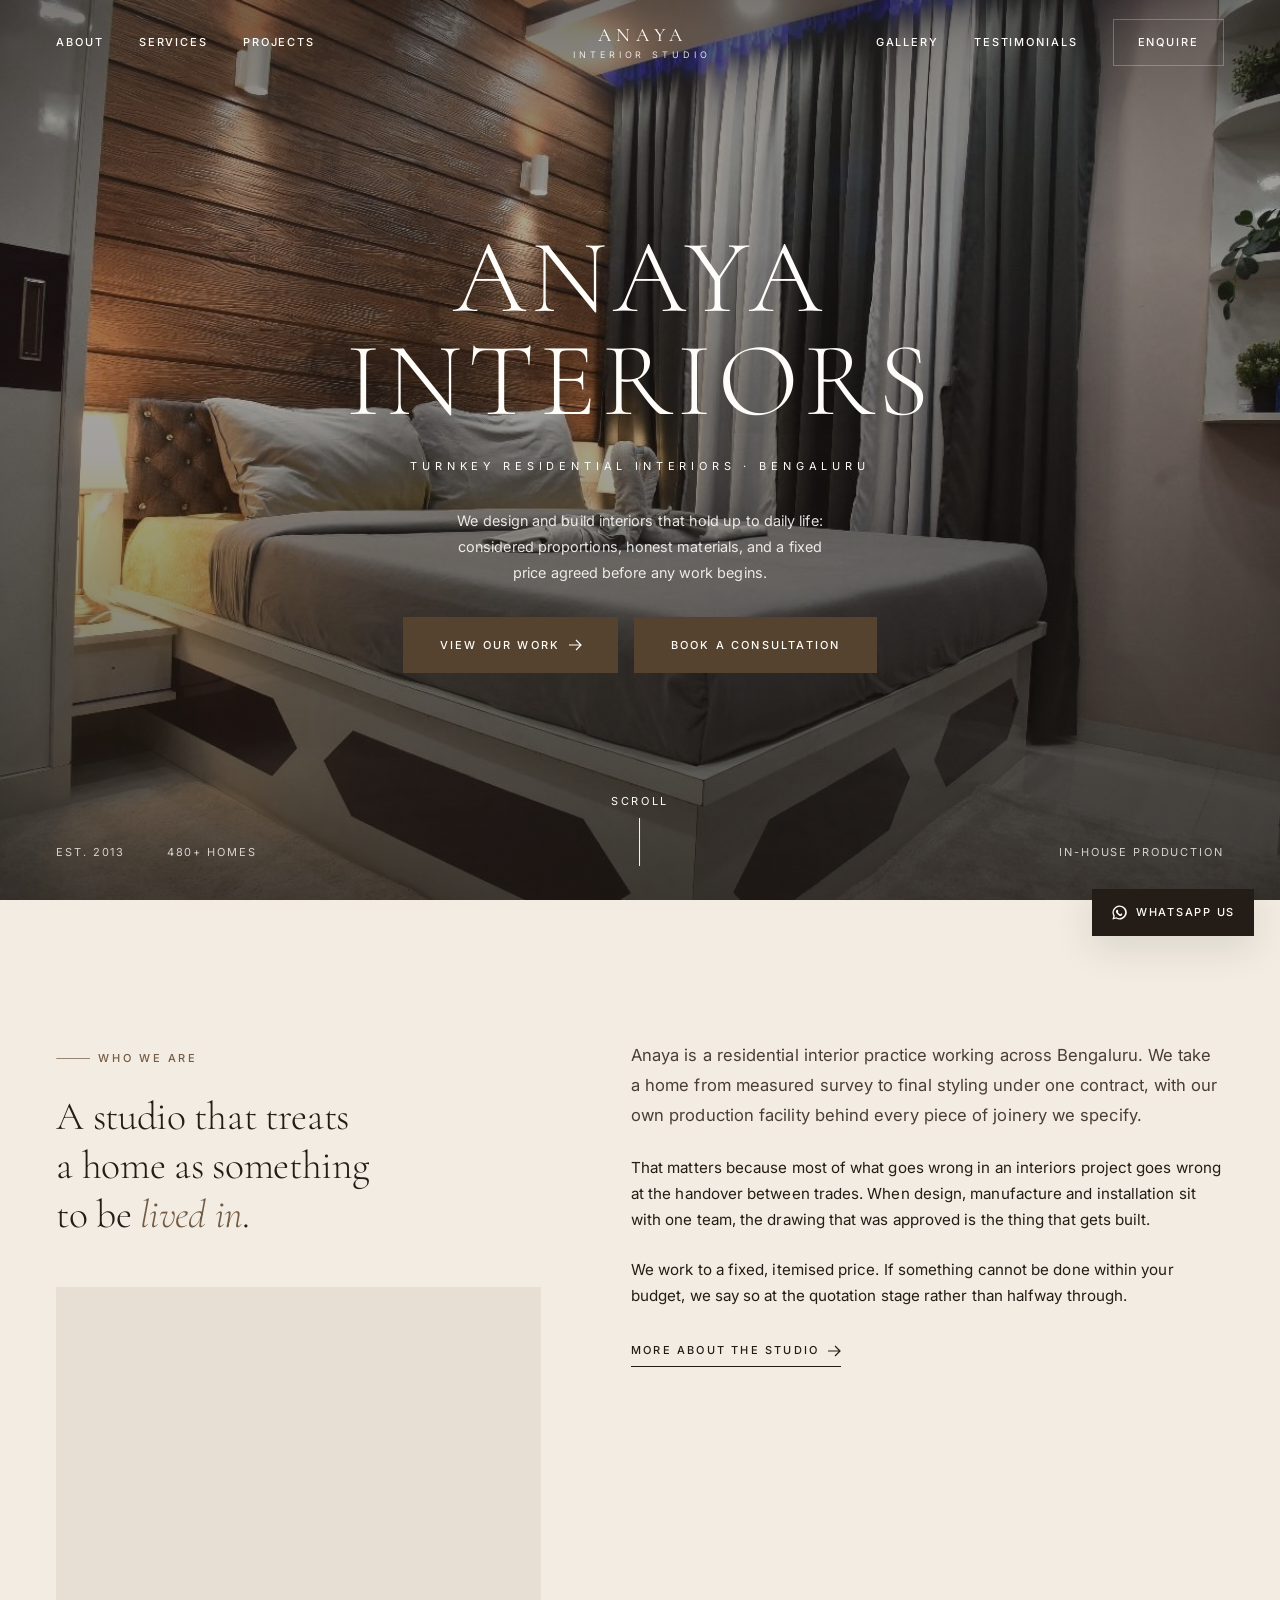
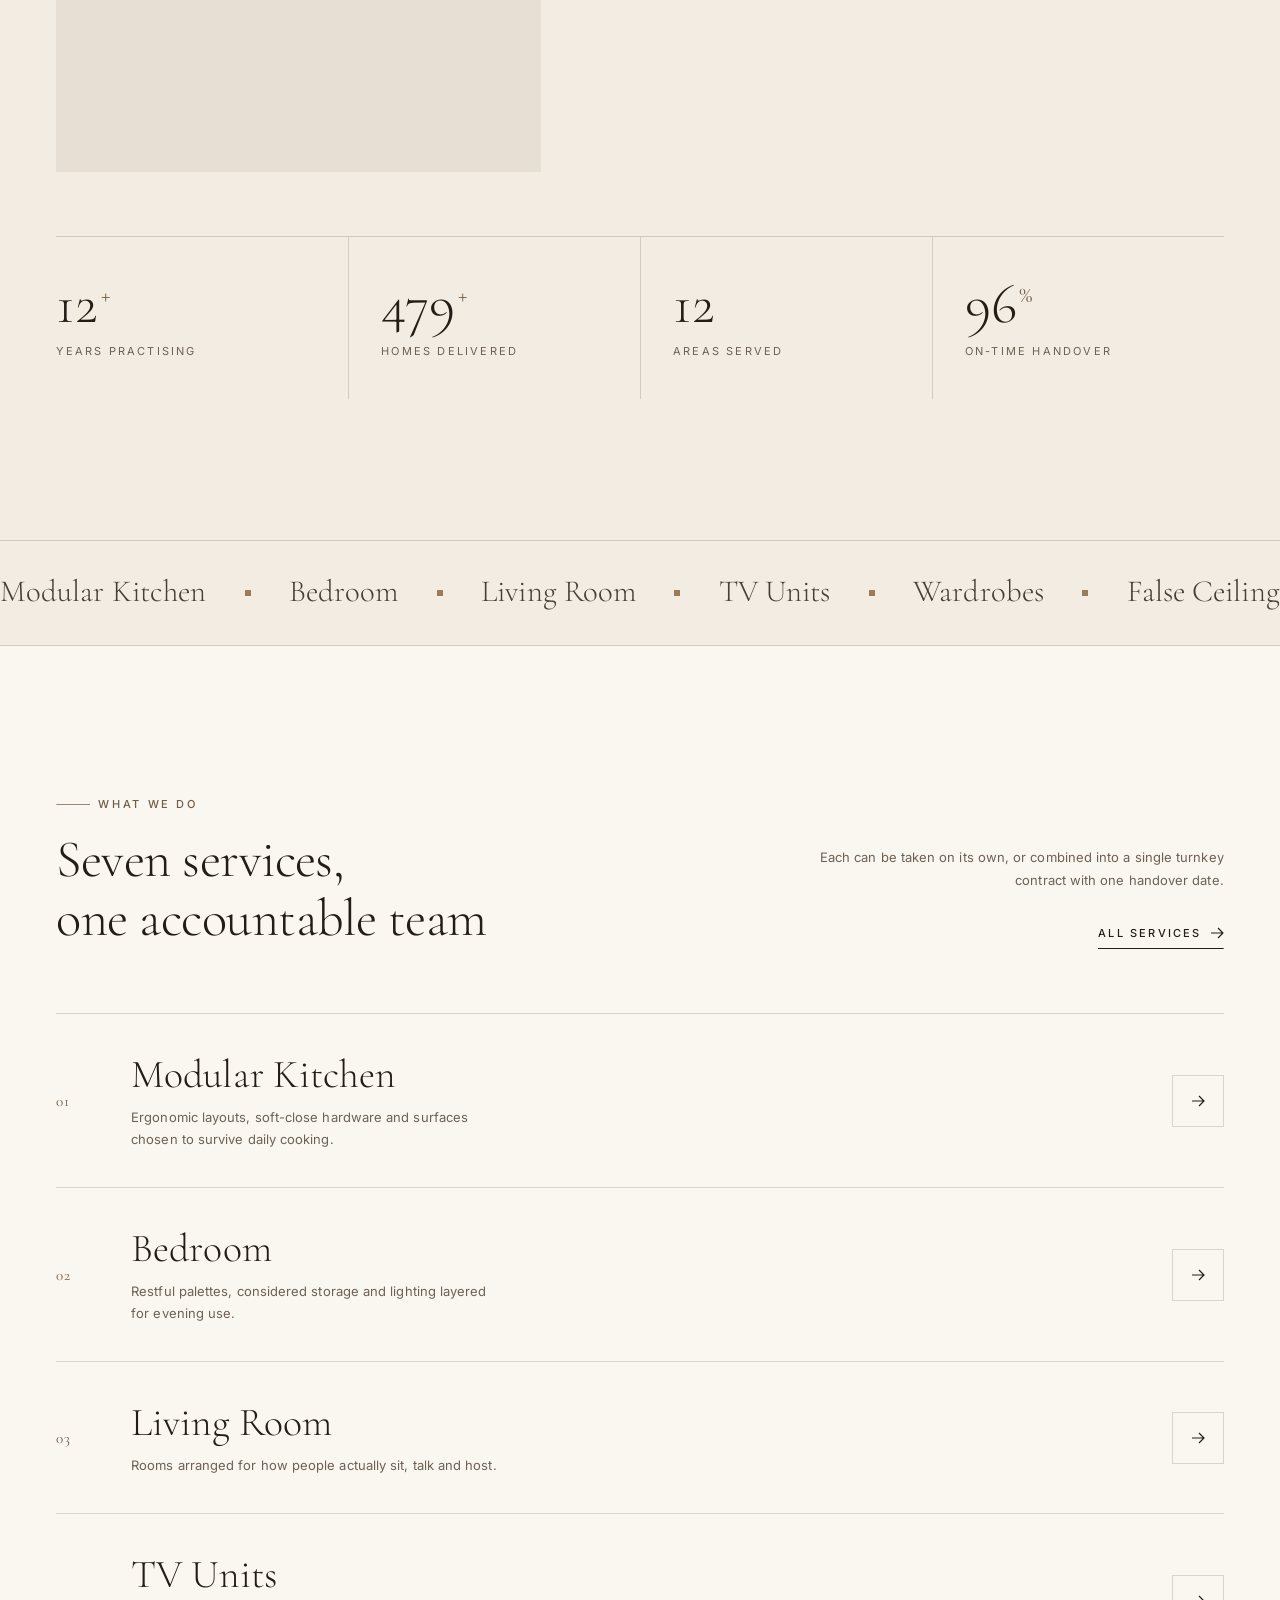
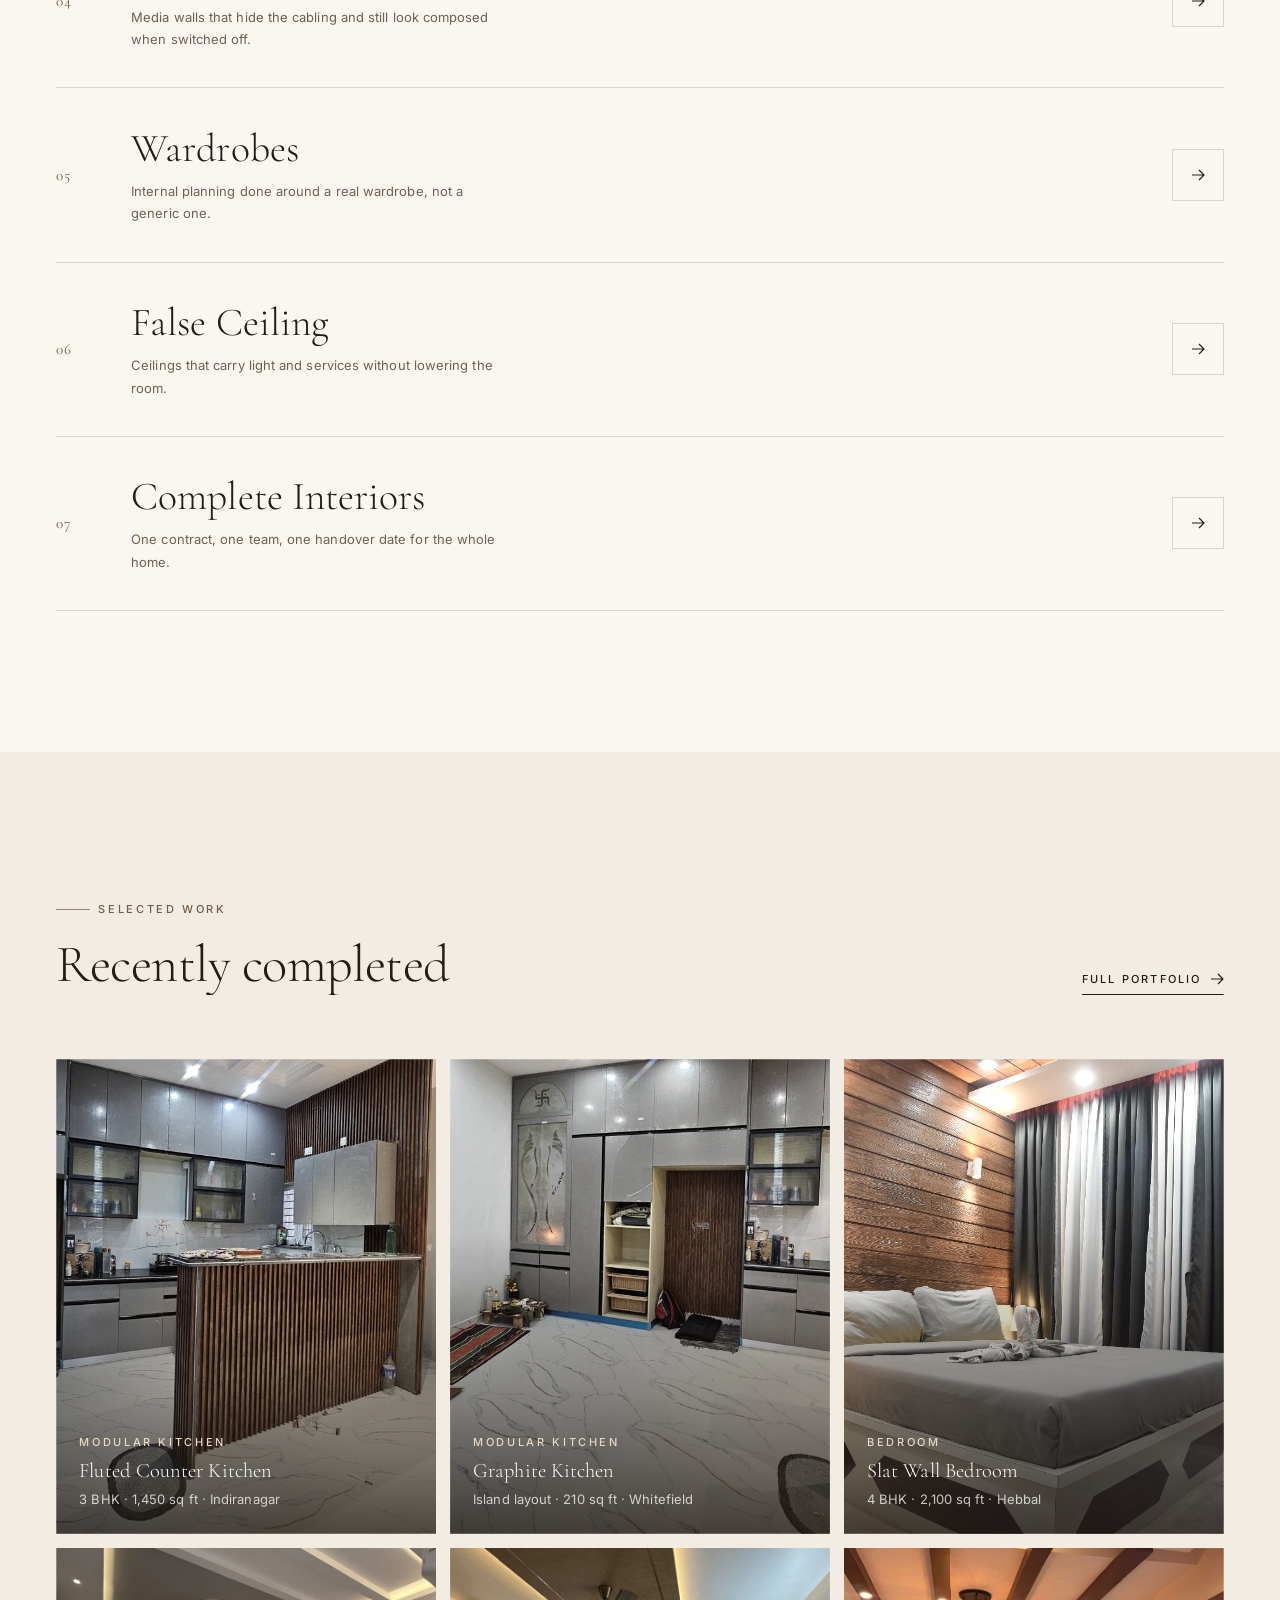
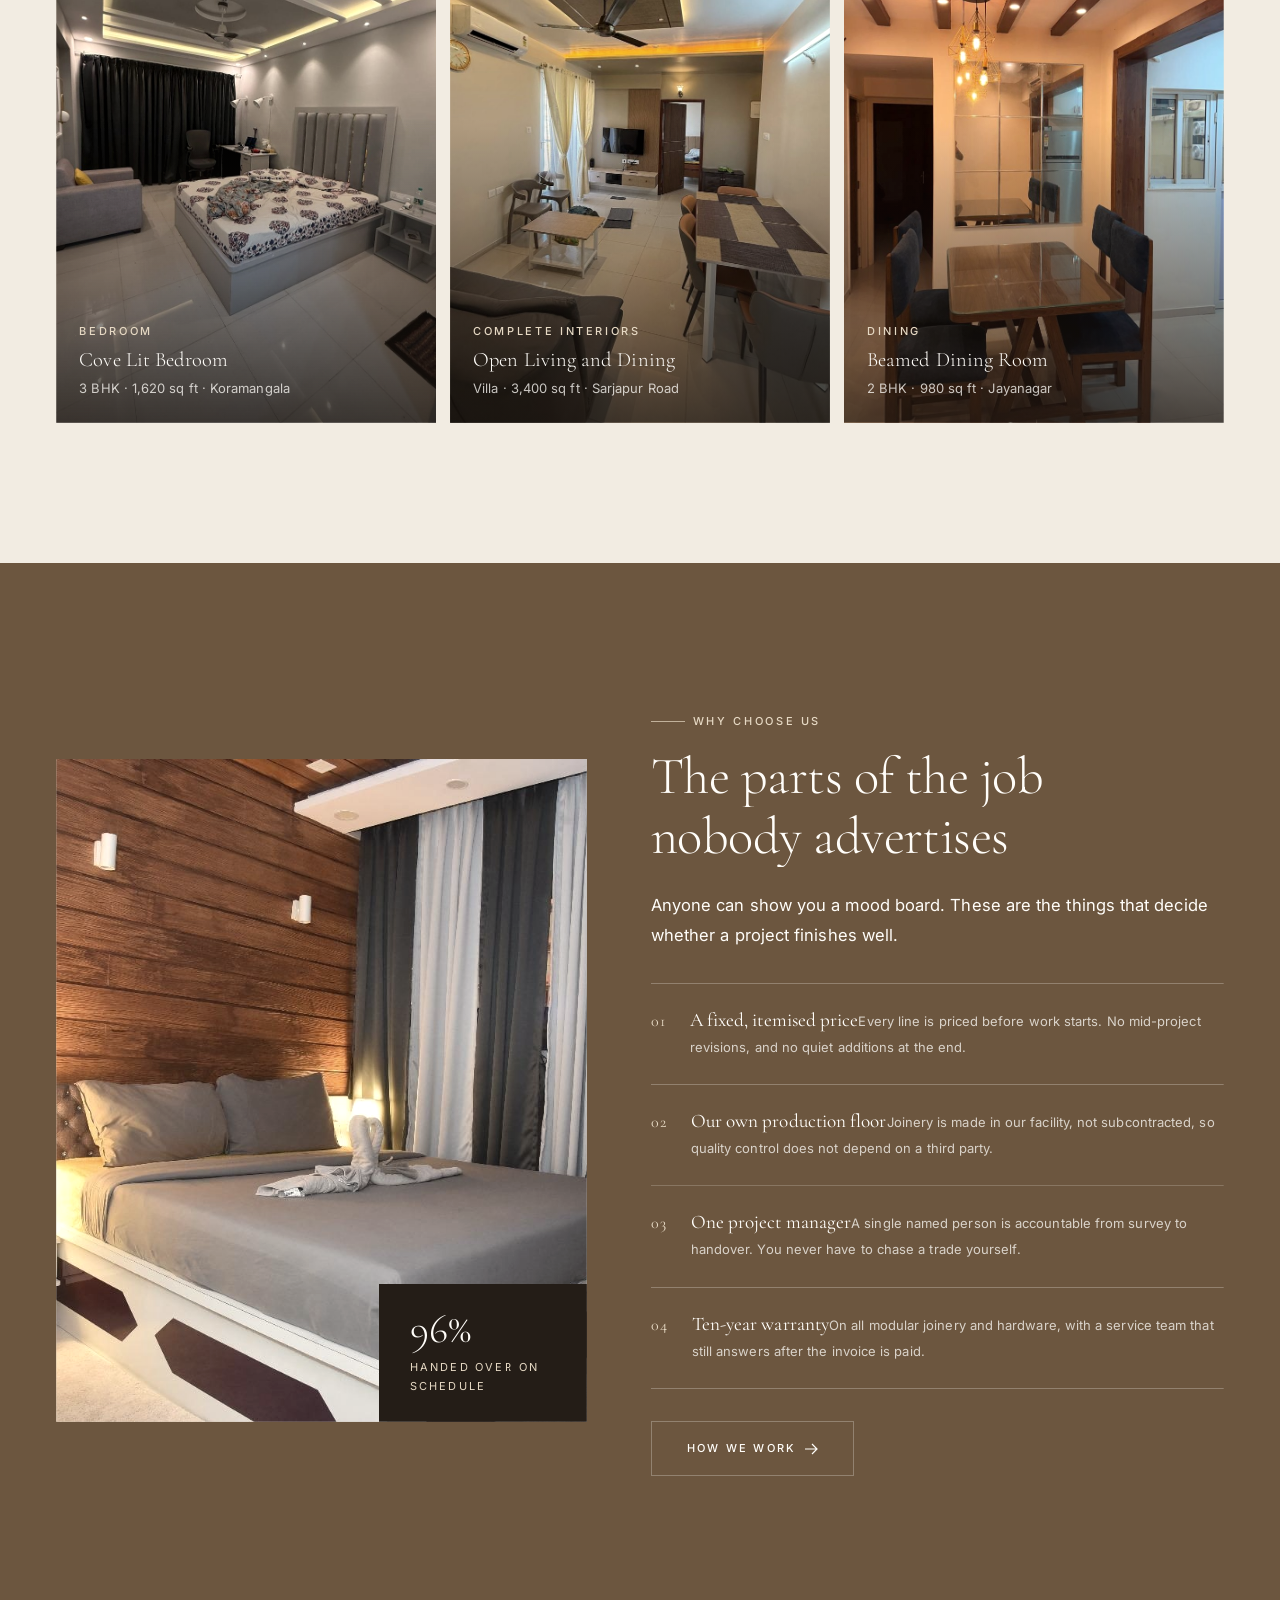
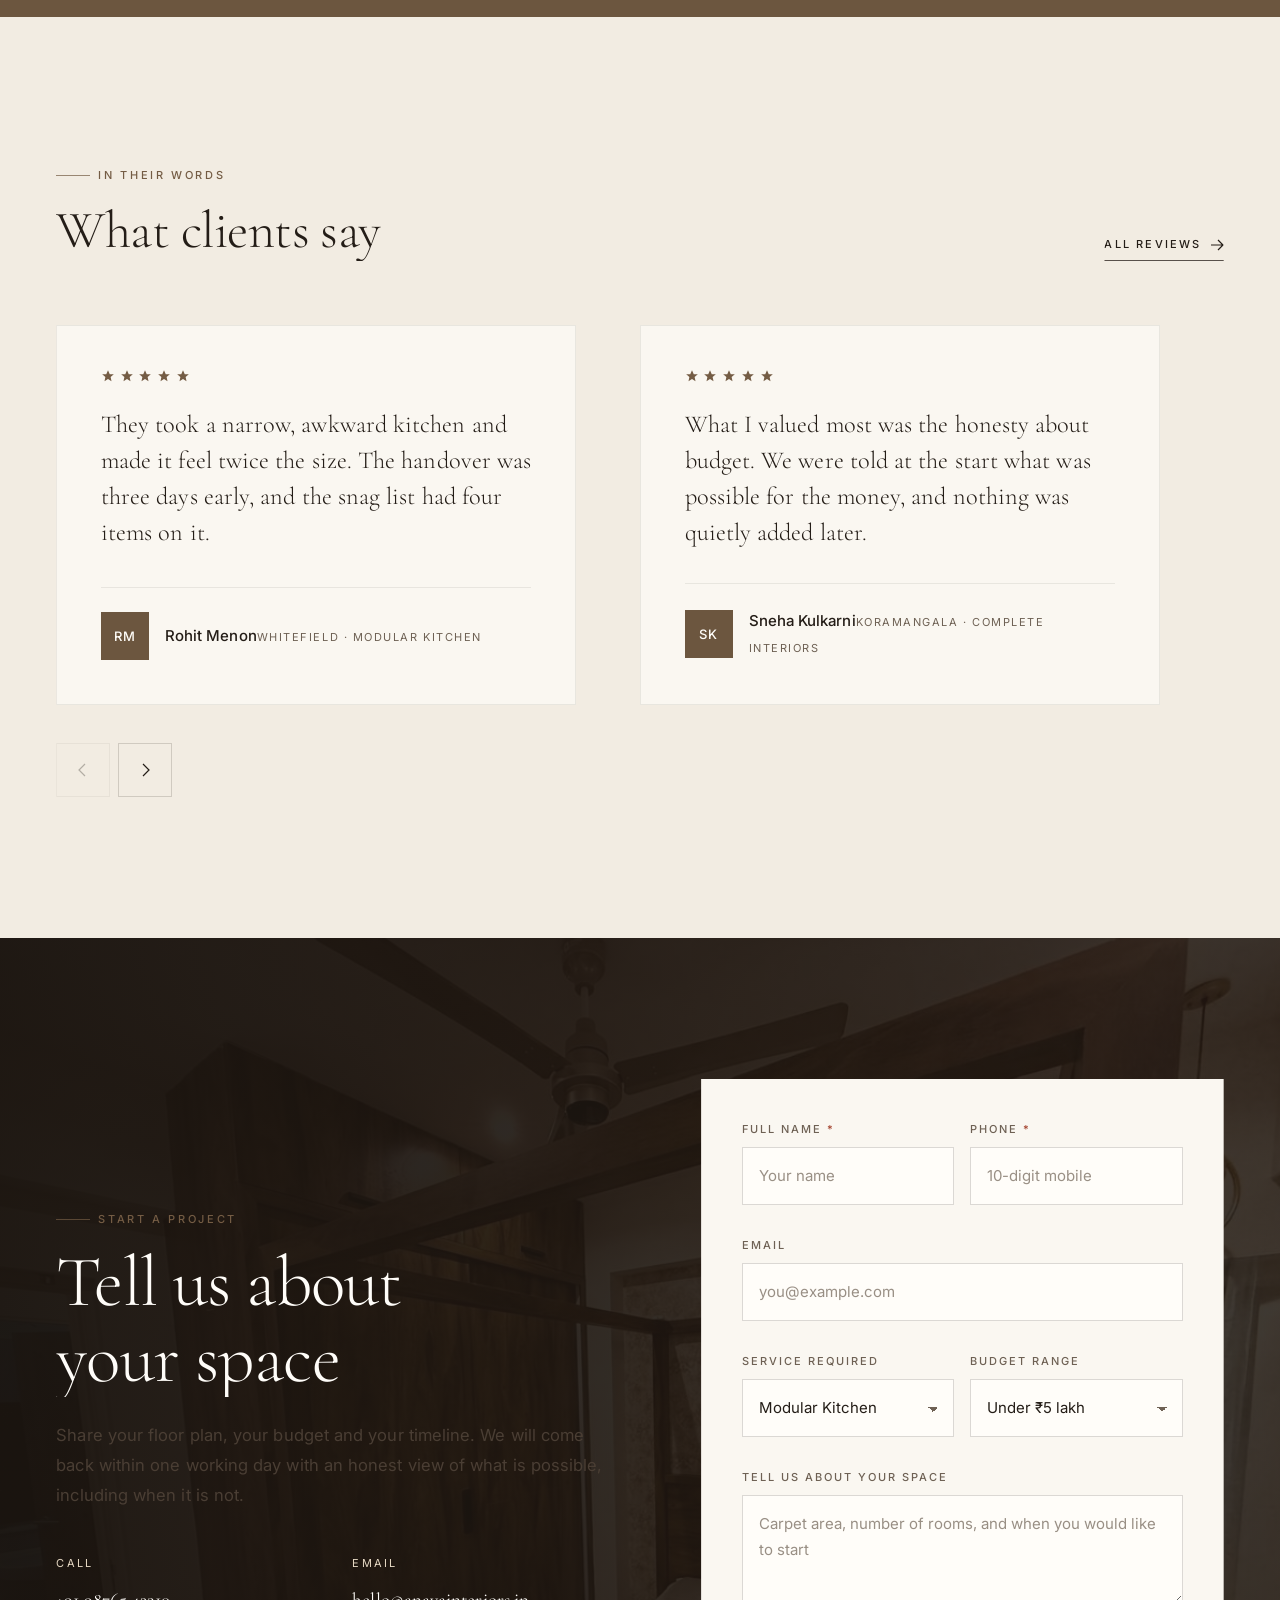
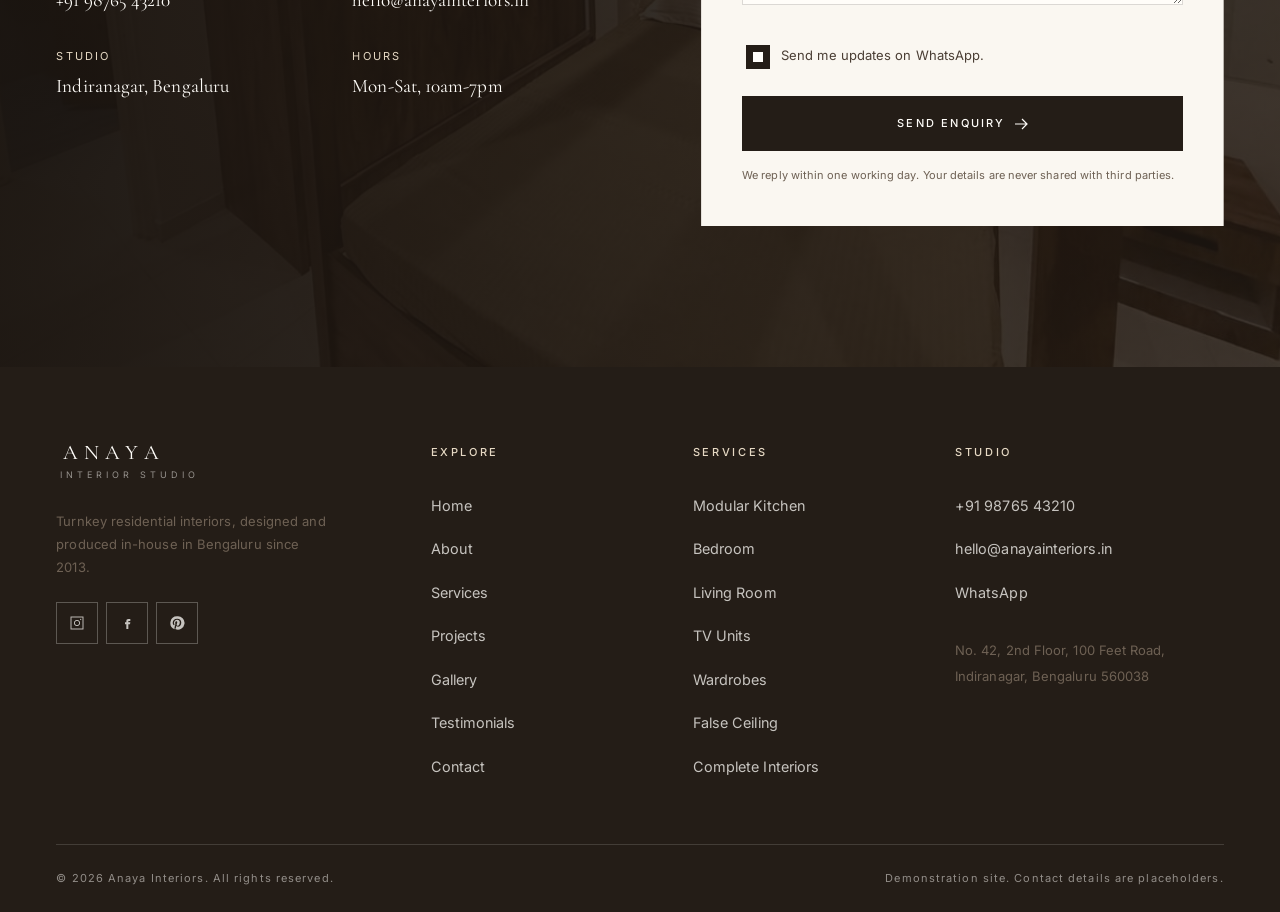
<file: index.html>
<!doctype html>
<html lang="en">
<head>
<meta charset="utf-8">
<meta name="viewport" content="width=device-width, initial-scale=1">
<title>Anaya Interiors | Turnkey Interior Design in Bengaluru</title>
<meta name="description" content="Modular kitchens, wardrobes, false ceilings and complete turnkey interiors, designed and produced in-house in Bengaluru.">
<meta property="og:title" content="Anaya Interiors | Turnkey Interior Design in Bengaluru">
<meta property="og:description" content="Modular kitchens, wardrobes, false ceilings and complete turnkey interiors, designed and produced in-house in Bengaluru.">
<meta property="og:type" content="website">
<meta property="og:image" content="assets/img/hero-living.jpg">
<meta name="theme-color" content="#F2ECE2">
<script>document.documentElement.className+=" js";</script>
<link rel="preconnect" href="https://fonts.googleapis.com">
<link rel="preconnect" href="https://fonts.gstatic.com" crossorigin>
<link href="https://fonts.googleapis.com/css2?family=Cormorant+Garamond:ital,wght@0,300;0,400;0,500;1,300;1,400&family=Inter:wght@300;400;500;600&display=swap" rel="stylesheet">
<link rel="stylesheet" href="assets/css/tokens.css">
<link rel="stylesheet" href="assets/css/base.css">
<link rel="stylesheet" href="assets/css/components.css">
<link rel="stylesheet" href="assets/css/sections.css">
</head>
<body data-page="index.html">

<div class="preloader" aria-hidden="true">
  <div>
    <div class="wordmark wordmark--lg u-center">
      <span class="wordmark__name">Anaya</span>
      <span class="wordmark__sub">Interior Studio</span>
    </div>
    <div class="preloader__bar"><i></i></div>
    <div class="preloader__pct u-center">0</div>
  </div>
</div>

<a class="skip-link" href="#main">Skip to content</a>

<header class="hdr on-hero">
  <div class="hdr__in">
    <nav class="nav nav--start" aria-label="Primary">
      <span class="nav__links" style="display:contents"><a href="about.html">About</a><a href="services.html">Services</a><a href="projects.html">Projects</a></span>
    </nav>
    <a href="index.html" class="wordmark" aria-label="Anaya Interiors home">
      <span class="wordmark__name">Anaya</span>
      <span class="wordmark__sub">Interior Studio</span>
    </a>
    <div class="nav nav--end">
      <span class="nav__links" style="display:contents"><a href="gallery.html">Gallery</a><a href="testimonials.html">Testimonials</a></span>
      <a href="contact.html" class="btn btn--sm"><span>Enquire</span></a>
      <button class="burger" aria-label="Open menu" aria-expanded="false" aria-controls="menu"><i></i><i></i><i></i></button>
    </div>
  </div>
</header>

<div class="menu" id="menu">
  <nav aria-label="Mobile">
    <ul>
      <li><a href="index.html">Home</a></li>
      <li><a href="about.html">About</a></li>
      <li><a href="services.html">Services</a></li>
      <li><a href="projects.html">Projects</a></li>
      <li><a href="gallery.html">Gallery</a></li>
      <li><a href="testimonials.html">Testimonials</a></li>
      <li><a href="contact.html">Contact</a></li>
    </ul>
  </nav>
  <div class="menu__foot">
    <a href="tel:+919876543210" class="link"><span>+91 98765 43210</span></a>
    <p class="t-small u-mt-sm">No. 42, 2nd Floor, 100 Feet Road, Indiranagar, Bengaluru 560038</p>
  </div>
</div>

<main id="main">

  <section class="hero">
    <div class="hero__media"><img src="assets/img/hero-living.jpg" alt="A bedroom with a slatted wood feature wall and warm wall lights" fetchpriority="high"></div>
    <div class="hero__in">
      <div>
        <h1 class="hero__title"><span class="ln"><span>Anaya</span></span><span class="ln"><span>Interiors</span></span></h1>
        <p class="hero__sub">Turnkey residential interiors · Bengaluru</p>
        <p class="hero__tag">We design and build interiors that hold up to daily life: considered proportions, honest materials, and a fixed price agreed before any work begins.</p>
        <div class="hero__cta">
          <a href="projects.html" class="btn btn--accent"><span>View our work</span><svg class="arw" width="14" height="14" viewBox="0 0 14 14" fill="none" aria-hidden="true"><path d="M1 7h12M8 2l5 5-5 5" stroke="currentColor" stroke-width="1.2"/></svg></a>
          <a href="contact.html" class="btn btn--accent"><span>Book a consultation</span></a>
        </div>
      </div>
    </div>
    <div class="hero__meta hero__meta--l"><span>Est. 2013</span><span>480+ homes</span></div>
    <div class="hero__meta hero__meta--r"><span>In-house production</span></div>
    <div class="hero__scroll"><span>Scroll</span><span class="bar"></span></div>
  </section>

  <section class="section" aria-labelledby="intro-h">
    <div class="shell">
      <div class="intro__grid">
        <div class="intro__pin">
          <span class="eyebrow" data-rv="fade">Who we are</span>
          <h2 class="statement rv-lines u-mt-md" id="intro-h"><span class="ln"><span>A studio that treats</span></span><span class="ln"><span>a home as something</span></span><span class="ln"><span>to be <em>lived in</em>.</span></span></h2>
          <div class="fiximg u-mt-xl" role="img" aria-label="A styled living room from a recent project">
            <div class="fiximg__bg" style="background-image:url(assets/img/svc-living.jpg)"></div>
          </div>
        </div>
        <div class="stack">
          <p class="t-lead" data-rv="up">Anaya is a residential interior practice working across Bengaluru. We take a home from measured survey to final styling under one contract, with our own production facility behind every piece of joinery we specify.</p>
          <p data-rv="up">That matters because most of what goes wrong in an interiors project goes wrong at the handover between trades. When design, manufacture and installation sit with one team, the drawing that was approved is the thing that gets built.</p>
          <p data-rv="up">We work to a fixed, itemised price. If something cannot be done within your budget, we say so at the quotation stage rather than halfway through.</p>
          <div data-rv="up"><a href="about.html" class="link"><span>More about the studio</span><svg class="arw" width="14" height="14" viewBox="0 0 14 14" fill="none" aria-hidden="true"><path d="M1 7h12M8 2l5 5-5 5" stroke="currentColor" stroke-width="1.2"/></svg></a></div>
        </div>
      </div>

      <div class="stats u-mt-2xl" data-rv="up">
        <div class="stat"><div class="stat__n"><span data-count="12">12</span><sup>+</sup></div><div class="stat__l">Years practising</div></div>
        <div class="stat"><div class="stat__n"><span data-count="480">480</span><sup>+</sup></div><div class="stat__l">Homes delivered</div></div>
        <div class="stat"><div class="stat__n"><span data-count="12">12</span></div><div class="stat__l">Areas served</div></div>
        <div class="stat"><div class="stat__n"><span data-count="96">96</span><sup>%</sup></div><div class="stat__l">On-time handover</div></div>
      </div>
    </div>
  </section>

  <div class="marquee" aria-hidden="true">
    <div class="marquee__track">
      <div class="marquee__item"><span>Modular Kitchen</span><i class="sq"></i><span>Bedroom</span><i class="sq"></i><span>Living Room</span><i class="sq"></i><span>TV Units</span><i class="sq"></i><span>Wardrobes</span><i class="sq"></i><span>False Ceiling</span><i class="sq"></i><span>Complete Interiors</span><i class="sq"></i></div>
      <div class="marquee__item"><span>Modular Kitchen</span><i class="sq"></i><span>Bedroom</span><i class="sq"></i><span>Living Room</span><i class="sq"></i><span>TV Units</span><i class="sq"></i><span>Wardrobes</span><i class="sq"></i><span>False Ceiling</span><i class="sq"></i><span>Complete Interiors</span><i class="sq"></i></div>
    </div>
  </div>

  <section class="section section--paper" aria-labelledby="svc-h">
    <div class="shell">
      <div class="shead">
        <div>
          <span class="eyebrow" data-rv="fade">What we do</span>
          <h2 class="t-h2 shead__t rv-lines" id="svc-h"><span class="ln"><span>Seven services,</span></span><span class="ln"><span>one accountable team</span></span></h2>
        </div>
        <div class="shead__r" data-rv="up">
          <p class="t-small">Each can be taken on its own, or combined into a single turnkey contract with one handover date.</p>
          <a href="services.html" class="link u-mt-md"><span>All services</span><svg class="arw" width="14" height="14" viewBox="0 0 14 14" fill="none" aria-hidden="true"><path d="M1 7h12M8 2l5 5-5 5" stroke="currentColor" stroke-width="1.2"/></svg></a>
        </div>
      </div>
      <ul class="srow-list">
        <li><a class="srow" href="services.html#modular-kitchen" data-preview="assets/img/svc-kitchen.jpg">
          <span class="srow__n">01</span>
          <span>
            <span class="srow__t">Modular Kitchen</span>
            <span class="srow__d">Ergonomic layouts, soft-close hardware and surfaces chosen to survive daily cooking.</span>
            <span class="srow__thumb"><span class="frame frame--landscape"><img src="assets/img/svc-kitchen.jpg" alt="" loading="lazy"></span></span>
          </span>
          <span class="srow__go"><svg class="arw" width="14" height="14" viewBox="0 0 14 14" fill="none" aria-hidden="true"><path d="M1 7h12M8 2l5 5-5 5" stroke="currentColor" stroke-width="1.2"/></svg></span>
        </a></li>
        <li><a class="srow" href="services.html#bedroom" data-preview="assets/img/svc-bedroom.jpg">
          <span class="srow__n">02</span>
          <span>
            <span class="srow__t">Bedroom</span>
            <span class="srow__d">Restful palettes, considered storage and lighting layered for evening use.</span>
            <span class="srow__thumb"><span class="frame frame--landscape"><img src="assets/img/svc-bedroom.jpg" alt="" loading="lazy"></span></span>
          </span>
          <span class="srow__go"><svg class="arw" width="14" height="14" viewBox="0 0 14 14" fill="none" aria-hidden="true"><path d="M1 7h12M8 2l5 5-5 5" stroke="currentColor" stroke-width="1.2"/></svg></span>
        </a></li>
        <li><a class="srow" href="services.html#living-room" data-preview="assets/img/svc-living.jpg">
          <span class="srow__n">03</span>
          <span>
            <span class="srow__t">Living Room</span>
            <span class="srow__d">Rooms arranged for how people actually sit, talk and host.</span>
            <span class="srow__thumb"><span class="frame frame--landscape"><img src="assets/img/svc-living.jpg" alt="" loading="lazy"></span></span>
          </span>
          <span class="srow__go"><svg class="arw" width="14" height="14" viewBox="0 0 14 14" fill="none" aria-hidden="true"><path d="M1 7h12M8 2l5 5-5 5" stroke="currentColor" stroke-width="1.2"/></svg></span>
        </a></li>
        <li><a class="srow" href="services.html#tv-units" data-preview="assets/img/svc-tv-unit.jpg">
          <span class="srow__n">04</span>
          <span>
            <span class="srow__t">TV Units</span>
            <span class="srow__d">Media walls that hide the cabling and still look composed when switched off.</span>
            <span class="srow__thumb"><span class="frame frame--landscape"><img src="assets/img/svc-tv-unit.jpg" alt="" loading="lazy"></span></span>
          </span>
          <span class="srow__go"><svg class="arw" width="14" height="14" viewBox="0 0 14 14" fill="none" aria-hidden="true"><path d="M1 7h12M8 2l5 5-5 5" stroke="currentColor" stroke-width="1.2"/></svg></span>
        </a></li>
        <li><a class="srow" href="services.html#wardrobes" data-preview="assets/img/svc-wardrobe.jpg">
          <span class="srow__n">05</span>
          <span>
            <span class="srow__t">Wardrobes</span>
            <span class="srow__d">Internal planning done around a real wardrobe, not a generic one.</span>
            <span class="srow__thumb"><span class="frame frame--landscape"><img src="assets/img/svc-wardrobe.jpg" alt="" loading="lazy"></span></span>
          </span>
          <span class="srow__go"><svg class="arw" width="14" height="14" viewBox="0 0 14 14" fill="none" aria-hidden="true"><path d="M1 7h12M8 2l5 5-5 5" stroke="currentColor" stroke-width="1.2"/></svg></span>
        </a></li>
        <li><a class="srow" href="services.html#false-ceiling" data-preview="assets/img/svc-false-ceiling.jpg">
          <span class="srow__n">06</span>
          <span>
            <span class="srow__t">False Ceiling</span>
            <span class="srow__d">Ceilings that carry light and services without lowering the room.</span>
            <span class="srow__thumb"><span class="frame frame--landscape"><img src="assets/img/svc-false-ceiling.jpg" alt="" loading="lazy"></span></span>
          </span>
          <span class="srow__go"><svg class="arw" width="14" height="14" viewBox="0 0 14 14" fill="none" aria-hidden="true"><path d="M1 7h12M8 2l5 5-5 5" stroke="currentColor" stroke-width="1.2"/></svg></span>
        </a></li>
        <li><a class="srow" href="services.html#complete-interiors" data-preview="assets/img/svc-complete.jpg">
          <span class="srow__n">07</span>
          <span>
            <span class="srow__t">Complete Interiors</span>
            <span class="srow__d">One contract, one team, one handover date for the whole home.</span>
            <span class="srow__thumb"><span class="frame frame--landscape"><img src="assets/img/svc-complete.jpg" alt="" loading="lazy"></span></span>
          </span>
          <span class="srow__go"><svg class="arw" width="14" height="14" viewBox="0 0 14 14" fill="none" aria-hidden="true"><path d="M1 7h12M8 2l5 5-5 5" stroke="currentColor" stroke-width="1.2"/></svg></span>
        </a></li>
      </ul>
    </div>
  </section>

  <section class="section" aria-labelledby="proj-h">
    <div class="shell">
      <div class="shead">
        <div>
          <span class="eyebrow" data-rv="fade">Selected work</span>
          <h2 class="t-h2 shead__t rv-lines" id="proj-h"><span class="ln"><span>Recently completed</span></span></h2>
        </div>
        <div class="shead__r" data-rv="up">
          <a href="projects.html" class="link"><span>Full portfolio</span><svg class="arw" width="14" height="14" viewBox="0 0 14 14" fill="none" aria-hidden="true"><path d="M1 7h12M8 2l5 5-5 5" stroke="currentColor" stroke-width="1.2"/></svg></a>
        </div>
      </div>
      <div class="pgrid" data-rv-stagger>
        <a class="mcard" href="projects.html#fluted-suite" data-rv="clip">
          <span class="frame frame--card zoom"><img src="assets/img/proj-fluted-suite.jpg" alt="Fluted Counter Kitchen, modular kitchen project in Indiranagar" loading="lazy"></span>
          <span class="mcard__tab">View</span>
          <span class="mcard__ov">
            <span class="mcard__cat">Modular Kitchen</span>
            <span class="mcard__t">Fluted Counter Kitchen</span>
            <span class="mcard__m">3 BHK · 1,450 sq ft · Indiranagar</span>
          </span>
        </a>
        <a class="mcard" href="projects.html#graphite-oak" data-rv="clip">
          <span class="frame frame--card zoom"><img src="assets/img/proj-graphite-oak.jpg" alt="Graphite Kitchen, modular kitchen project in Whitefield" loading="lazy"></span>
          <span class="mcard__tab">View</span>
          <span class="mcard__ov">
            <span class="mcard__cat">Modular Kitchen</span>
            <span class="mcard__t">Graphite Kitchen</span>
            <span class="mcard__m">Island layout · 210 sq ft · Whitefield</span>
          </span>
        </a>
        <a class="mcard" href="projects.html#slat-house" data-rv="clip">
          <span class="frame frame--card zoom"><img src="assets/img/proj-slat-house.jpg" alt="Slat Wall Bedroom, bedroom project in Hebbal" loading="lazy"></span>
          <span class="mcard__tab">View</span>
          <span class="mcard__ov">
            <span class="mcard__cat">Bedroom</span>
            <span class="mcard__t">Slat Wall Bedroom</span>
            <span class="mcard__m">4 BHK · 2,100 sq ft · Hebbal</span>
          </span>
        </a>
        <a class="mcard" href="projects.html#cove-residence" data-rv="clip">
          <span class="frame frame--card zoom"><img src="assets/img/proj-cove-residence.jpg" alt="Cove Lit Bedroom, bedroom project in Koramangala" loading="lazy"></span>
          <span class="mcard__tab">View</span>
          <span class="mcard__ov">
            <span class="mcard__cat">Bedroom</span>
            <span class="mcard__t">Cove Lit Bedroom</span>
            <span class="mcard__m">3 BHK · 1,620 sq ft · Koramangala</span>
          </span>
        </a>
        <a class="mcard" href="projects.html#stone-arch" data-rv="clip">
          <span class="frame frame--card zoom"><img src="assets/img/proj-stone-arch.jpg" alt="Open Living and Dining, complete interiors project in Sarjapur Road" loading="lazy"></span>
          <span class="mcard__tab">View</span>
          <span class="mcard__ov">
            <span class="mcard__cat">Complete Interiors</span>
            <span class="mcard__t">Open Living and Dining</span>
            <span class="mcard__m">Villa · 3,400 sq ft · Sarjapur Road</span>
          </span>
        </a>
        <a class="mcard" href="projects.html#pale-dining" data-rv="clip">
          <span class="frame frame--card zoom"><img src="assets/img/proj-pale-dining.jpg" alt="Beamed Dining Room, dining project in Jayanagar" loading="lazy"></span>
          <span class="mcard__tab">View</span>
          <span class="mcard__ov">
            <span class="mcard__cat">Dining</span>
            <span class="mcard__t">Beamed Dining Room</span>
            <span class="mcard__m">2 BHK · 980 sq ft · Jayanagar</span>
          </span>
        </a>
      </div>
    </div>
  </section>

  <section class="section section--brand" aria-labelledby="why-h">
    <div class="shell">
      <div class="why__grid">
        <div class="why__media" data-rv="clip">
          <div class="frame"><img src="assets/img/why-travertine.jpg" alt="A bedroom with a slatted wood wall" loading="lazy"></div>
          <div class="why__badge"><b>96%</b><span>Handed over on schedule</span></div>
        </div>
        <div>
          <span class="eyebrow" data-rv="fade">Why choose us</span>
          <h2 class="t-h2 shead__t rv-lines" id="why-h"><span class="ln"><span>The parts of the job</span></span><span class="ln"><span>nobody advertises</span></span></h2>
          <p class="t-lead u-mt-md" data-rv="up">Anyone can show you a mood board. These are the things that decide whether a project finishes well.</p>
          <div class="feats u-mt-lg" data-rv-stagger>
            <div class="feat" data-rv="up"><span class="feat__n">01</span><span><span class="feat__t">A fixed, itemised price</span><span class="feat__d">Every line is priced before work starts. No mid-project revisions, and no quiet additions at the end.</span></span></div>
            <div class="feat" data-rv="up"><span class="feat__n">02</span><span><span class="feat__t">Our own production floor</span><span class="feat__d">Joinery is made in our facility, not subcontracted, so quality control does not depend on a third party.</span></span></div>
            <div class="feat" data-rv="up"><span class="feat__n">03</span><span><span class="feat__t">One project manager</span><span class="feat__d">A single named person is accountable from survey to handover. You never have to chase a trade yourself.</span></span></div>
            <div class="feat" data-rv="up"><span class="feat__n">04</span><span><span class="feat__t">Ten-year warranty</span><span class="feat__d">On all modular joinery and hardware, with a service team that still answers after the invoice is paid.</span></span></div>
          </div>
          <div class="u-mt-lg" data-rv="up"><a href="about.html" class="btn btn--ghost"><span>How we work</span><svg class="arw" width="14" height="14" viewBox="0 0 14 14" fill="none" aria-hidden="true"><path d="M1 7h12M8 2l5 5-5 5" stroke="currentColor" stroke-width="1.2"/></svg></a></div>
        </div>
      </div>
    </div>
  </section>

  <section class="section" aria-labelledby="tst-h">
    <div class="shell">
      <div class="shead">
        <div>
          <span class="eyebrow" data-rv="fade">In their words</span>
          <h2 class="t-h2 shead__t rv-lines" id="tst-h"><span class="ln"><span>What clients say</span></span></h2>
        </div>
        <div class="shead__r" data-rv="up"><a href="testimonials.html" class="link"><span>All reviews</span><svg class="arw" width="14" height="14" viewBox="0 0 14 14" fill="none" aria-hidden="true"><path d="M1 7h12M8 2l5 5-5 5" stroke="currentColor" stroke-width="1.2"/></svg></a></div>
      </div>
      <div data-slider data-rv="up">
        <div class="slider__view">
          <div class="slider__track">
            <div class="slider__slide">
              <article class="quote-card">
                <div class="stars" aria-label="Rated 5 out of 5"><svg viewBox="0 0 24 24" fill="currentColor" aria-hidden="true"><path d="M12 2l3 7h7l-5.5 4.5L18 21l-6-4-6 4 1.5-7.5L2 9h7z"/></svg><svg viewBox="0 0 24 24" fill="currentColor" aria-hidden="true"><path d="M12 2l3 7h7l-5.5 4.5L18 21l-6-4-6 4 1.5-7.5L2 9h7z"/></svg><svg viewBox="0 0 24 24" fill="currentColor" aria-hidden="true"><path d="M12 2l3 7h7l-5.5 4.5L18 21l-6-4-6 4 1.5-7.5L2 9h7z"/></svg><svg viewBox="0 0 24 24" fill="currentColor" aria-hidden="true"><path d="M12 2l3 7h7l-5.5 4.5L18 21l-6-4-6 4 1.5-7.5L2 9h7z"/></svg><svg viewBox="0 0 24 24" fill="currentColor" aria-hidden="true"><path d="M12 2l3 7h7l-5.5 4.5L18 21l-6-4-6 4 1.5-7.5L2 9h7z"/></svg></div>
                <blockquote class="quote-card__q">They took a narrow, awkward kitchen and made it feel twice the size. The handover was three days early, and the snag list had four items on it.</blockquote>
                <div class="quote-card__who">
                  <span class="avatar-sq" aria-hidden="true">RM</span>
                  <span><span class="quote-card__nm">Rohit Menon</span><span class="quote-card__loc">Whitefield · Modular kitchen</span></span>
                </div>
              </article>
            </div>
            <div class="slider__slide">
              <article class="quote-card">
                <div class="stars" aria-label="Rated 5 out of 5"><svg viewBox="0 0 24 24" fill="currentColor" aria-hidden="true"><path d="M12 2l3 7h7l-5.5 4.5L18 21l-6-4-6 4 1.5-7.5L2 9h7z"/></svg><svg viewBox="0 0 24 24" fill="currentColor" aria-hidden="true"><path d="M12 2l3 7h7l-5.5 4.5L18 21l-6-4-6 4 1.5-7.5L2 9h7z"/></svg><svg viewBox="0 0 24 24" fill="currentColor" aria-hidden="true"><path d="M12 2l3 7h7l-5.5 4.5L18 21l-6-4-6 4 1.5-7.5L2 9h7z"/></svg><svg viewBox="0 0 24 24" fill="currentColor" aria-hidden="true"><path d="M12 2l3 7h7l-5.5 4.5L18 21l-6-4-6 4 1.5-7.5L2 9h7z"/></svg><svg viewBox="0 0 24 24" fill="currentColor" aria-hidden="true"><path d="M12 2l3 7h7l-5.5 4.5L18 21l-6-4-6 4 1.5-7.5L2 9h7z"/></svg></div>
                <blockquote class="quote-card__q">What I valued most was the honesty about budget. We were told at the start what was possible for the money, and nothing was quietly added later.</blockquote>
                <div class="quote-card__who">
                  <span class="avatar-sq" aria-hidden="true">SK</span>
                  <span><span class="quote-card__nm">Sneha Kulkarni</span><span class="quote-card__loc">Koramangala · Complete interiors</span></span>
                </div>
              </article>
            </div>
            <div class="slider__slide">
              <article class="quote-card">
                <div class="stars" aria-label="Rated 5 out of 5"><svg viewBox="0 0 24 24" fill="currentColor" aria-hidden="true"><path d="M12 2l3 7h7l-5.5 4.5L18 21l-6-4-6 4 1.5-7.5L2 9h7z"/></svg><svg viewBox="0 0 24 24" fill="currentColor" aria-hidden="true"><path d="M12 2l3 7h7l-5.5 4.5L18 21l-6-4-6 4 1.5-7.5L2 9h7z"/></svg><svg viewBox="0 0 24 24" fill="currentColor" aria-hidden="true"><path d="M12 2l3 7h7l-5.5 4.5L18 21l-6-4-6 4 1.5-7.5L2 9h7z"/></svg><svg viewBox="0 0 24 24" fill="currentColor" aria-hidden="true"><path d="M12 2l3 7h7l-5.5 4.5L18 21l-6-4-6 4 1.5-7.5L2 9h7z"/></svg><svg viewBox="0 0 24 24" fill="currentColor" aria-hidden="true"><path d="M12 2l3 7h7l-5.5 4.5L18 21l-6-4-6 4 1.5-7.5L2 9h7z"/></svg></div>
                <blockquote class="quote-card__q">We were living abroad through the whole project. Weekly photo updates meant we never once felt out of the loop.</blockquote>
                <div class="quote-card__who">
                  <span class="avatar-sq" aria-hidden="true">A</span>
                  <span><span class="quote-card__nm">Arjun & Divya Rao</span><span class="quote-card__loc">Hebbal · 3 BHK turnkey</span></span>
                </div>
              </article>
            </div>
            <div class="slider__slide">
              <article class="quote-card">
                <div class="stars" aria-label="Rated 5 out of 5"><svg viewBox="0 0 24 24" fill="currentColor" aria-hidden="true"><path d="M12 2l3 7h7l-5.5 4.5L18 21l-6-4-6 4 1.5-7.5L2 9h7z"/></svg><svg viewBox="0 0 24 24" fill="currentColor" aria-hidden="true"><path d="M12 2l3 7h7l-5.5 4.5L18 21l-6-4-6 4 1.5-7.5L2 9h7z"/></svg><svg viewBox="0 0 24 24" fill="currentColor" aria-hidden="true"><path d="M12 2l3 7h7l-5.5 4.5L18 21l-6-4-6 4 1.5-7.5L2 9h7z"/></svg><svg viewBox="0 0 24 24" fill="currentColor" aria-hidden="true"><path d="M12 2l3 7h7l-5.5 4.5L18 21l-6-4-6 4 1.5-7.5L2 9h7z"/></svg><svg viewBox="0 0 24 24" fill="currentColor" aria-hidden="true"><path d="M12 2l3 7h7l-5.5 4.5L18 21l-6-4-6 4 1.5-7.5L2 9h7z"/></svg></div>
                <blockquote class="quote-card__q">The wardrobe internals were planned around what we actually own. Two years on, nothing is stacked on the floor.</blockquote>
                <div class="quote-card__who">
                  <span class="avatar-sq" aria-hidden="true">PN</span>
                  <span><span class="quote-card__nm">Pooja Narayan</span><span class="quote-card__loc">HSR Layout · Wardrobes</span></span>
                </div>
              </article>
            </div>
            <div class="slider__slide">
              <article class="quote-card">
                <div class="stars" aria-label="Rated 5 out of 5"><svg viewBox="0 0 24 24" fill="currentColor" aria-hidden="true"><path d="M12 2l3 7h7l-5.5 4.5L18 21l-6-4-6 4 1.5-7.5L2 9h7z"/></svg><svg viewBox="0 0 24 24" fill="currentColor" aria-hidden="true"><path d="M12 2l3 7h7l-5.5 4.5L18 21l-6-4-6 4 1.5-7.5L2 9h7z"/></svg><svg viewBox="0 0 24 24" fill="currentColor" aria-hidden="true"><path d="M12 2l3 7h7l-5.5 4.5L18 21l-6-4-6 4 1.5-7.5L2 9h7z"/></svg><svg viewBox="0 0 24 24" fill="currentColor" aria-hidden="true"><path d="M12 2l3 7h7l-5.5 4.5L18 21l-6-4-6 4 1.5-7.5L2 9h7z"/></svg><svg viewBox="0 0 24 24" fill="currentColor" aria-hidden="true"><path d="M12 2l3 7h7l-5.5 4.5L18 21l-6-4-6 4 1.5-7.5L2 9h7z"/></svg></div>
                <blockquote class="quote-card__q">Our ceiling height was already tight. They dropped the ceiling only where the ducting ran, which no one else had suggested.</blockquote>
                <div class="quote-card__who">
                  <span class="avatar-sq" aria-hidden="true">KS</span>
                  <span><span class="quote-card__nm">Karthik Subramanian</span><span class="quote-card__loc">Jayanagar · False ceiling</span></span>
                </div>
              </article>
            </div>
          </div>
        </div>
        <div class="slider__ctl">
          <button class="ibtn" data-slider-prev aria-label="Previous testimonial"><svg viewBox="0 0 16 16" fill="none" aria-hidden="true"><path d="M10 2L4 8l6 6" stroke="currentColor" stroke-width="1.2"/></svg></button>
          <button class="ibtn" data-slider-next aria-label="Next testimonial"><svg viewBox="0 0 16 16" fill="none" aria-hidden="true"><path d="M6 2l6 6-6 6" stroke="currentColor" stroke-width="1.2"/></svg></button>
        </div>
      </div>
    </div>
  </section>

  
<section class="cta section" aria-labelledby="cta-h">
  <div class="cta__bg"><img src="assets/img/cta-bedroom.jpg" alt="" loading="lazy"></div>
  <div class="shell cta__in">
    <div class="cta__grid">
      <div>
        <span class="eyebrow" data-rv="fade">Start a project</span>
        <h2 class="t-d2 rv-lines u-mt-sm" id="cta-h"><span class="ln"><span>Tell us about</span></span><span class="ln"><span>your space</span></span></h2>
        <p class="t-lead u-mt-md t-measure" data-rv="up">Share your floor plan, your budget and your timeline. We will come back within one working day with an honest view of what is possible, including when it is not.</p>
        <div class="cta__contacts" data-rv="up">
          <div class="cta__contact"><span>Call</span><a href="tel:+919876543210">+91 98765 43210</a></div>
          <div class="cta__contact"><span>Email</span><a href="mailto:hello@anayainteriors.in">hello@anayainteriors.in</a></div>
          <div class="cta__contact"><span>Studio</span><p>Indiranagar, Bengaluru</p></div>
          <div class="cta__contact"><span>Hours</span><p>Mon-Sat, 10am-7pm</p></div>
        </div>
      </div>
      <form class="form" data-form novalidate data-rv="up">
        <div class="form__alert" aria-live="polite"></div>
        <div class="form-row form-row--2">
          <div class="field">
            <label for="f-name">Full name <span class="req">*</span></label>
            <input class="input" id="f-name" name="name" type="text" required placeholder="Your name" autocomplete="name">
            <span class="field__err"></span>
          </div>
          <div class="field">
            <label for="f-phone">Phone <span class="req">*</span></label>
            <input class="input" id="f-phone" name="phone" type="tel" required placeholder="10-digit mobile" autocomplete="tel">
            <span class="field__err"></span>
          </div>
        </div>
        <div class="field">
          <label for="f-email">Email</label>
          <input class="input" id="f-email" name="email" type="email" placeholder="you@example.com" autocomplete="email">
          <span class="field__err"></span>
        </div>
        <div class="form-row form-row--2">
          <div class="field">
            <label for="f-service">Service required</label>
            <select class="select" id="f-service" name="service">
              <option>Modular Kitchen</option>
              <option>Bedroom</option>
              <option>Living Room</option>
              <option>TV Units</option>
              <option>Wardrobes</option>
              <option>False Ceiling</option>
              <option>Complete Interiors</option>
            </select>
            <span class="field__err"></span>
          </div>
          <div class="field">
            <label for="f-budget">Budget range</label>
            <select class="select" id="f-budget" name="budget">
              <option>Under ₹5 lakh</option><option>₹5-10 lakh</option>
              <option>₹10-20 lakh</option><option>Above ₹20 lakh</option>
            </select>
            <span class="field__err"></span>
          </div>
        </div>
        <div class="field">
          <label for="f-msg">Tell us about your space</label>
          <textarea class="textarea" id="f-msg" name="message" placeholder="Carpet area, number of rooms, and when you would like to start"></textarea>
          <span class="field__err"></span>
        </div>
        <label class="check"><input type="checkbox" name="wa" checked><span>Send me updates on WhatsApp.</span></label>
        <div class="u-mt-md"><button type="submit" class="btn btn--solid btn--block"><span>Send enquiry</span><svg class="arw" width="14" height="14" viewBox="0 0 14 14" fill="none" aria-hidden="true"><path d="M1 7h12M8 2l5 5-5 5" stroke="currentColor" stroke-width="1.2"/></svg></button></div>
        <p class="form__note">We reply within one working day. Your details are never shared with third parties.</p>
      </form>
    </div>
  </div>
</section>

</main>

<footer class="ftr">
  <div class="shell">
    <div class="ftr__top">
      <div>
        <div class="wordmark" style="text-align:left">
          <span class="wordmark__name">Anaya</span>
          <span class="wordmark__sub">Interior Studio</span>
        </div>
        <p class="t-small" style="margin-top:var(--sp-md);max-width:34ch">Turnkey residential interiors, designed and produced in-house in Bengaluru since 2013.</p>
        <div class="socials">
          <a href="https://instagram.com" aria-label="Instagram" rel="noopener"><svg viewBox="0 0 24 24" fill="none" stroke="currentColor" stroke-width="1.4" aria-hidden="true"><rect x="3" y="3" width="18" height="18"/><circle cx="12" cy="12" r="4"/><circle cx="17.5" cy="6.5" r="1" fill="currentColor" stroke="none"/></svg></a>
          <a href="https://facebook.com" aria-label="Facebook" rel="noopener"><svg viewBox="0 0 24 24" fill="currentColor" aria-hidden="true"><path d="M14 9h3V6h-3c-2 0-3 1.3-3 3.2V11H9v3h2v7h3v-7h2.5l.5-3H14V9.6c0-.4.2-.6.6-.6z"/></svg></a>
          <a href="https://pinterest.com" aria-label="Pinterest" rel="noopener"><svg viewBox="0 0 24 24" fill="currentColor" aria-hidden="true"><path d="M12 2a10 10 0 00-3.6 19.3c-.1-.8-.2-2 0-2.9l1.2-5s-.3-.6-.3-1.5c0-1.4.8-2.4 1.8-2.4.9 0 1.3.6 1.3 1.4 0 .9-.6 2.2-.9 3.4-.2 1 .5 1.9 1.5 1.9 1.9 0 3.2-2.4 3.2-5.2 0-2.2-1.4-3.8-4-3.8-2.9 0-4.7 2.2-4.7 4.6 0 .8.2 1.4.6 1.9.2.2.2.3.1.5l-.2.8c0 .3-.2.3-.5.2-1.3-.5-1.9-2-1.9-3.6 0-2.7 2.3-5.9 6.8-5.9 3.6 0 6 2.6 6 5.4 0 3.7-2 6.4-5 6.4-1 0-2-.5-2.3-1.2l-.6 2.4c-.2.8-.7 1.8-1.1 2.4A10 10 0 1012 2z"/></svg></a>
        </div>
      </div>
      <div>
        <h4>Explore</h4>
        <ul class="ftr__list">
          <li><a href="index.html">Home</a></li>
          <li><a href="about.html">About</a></li>
          <li><a href="services.html">Services</a></li>
          <li><a href="projects.html">Projects</a></li>
          <li><a href="gallery.html">Gallery</a></li>
          <li><a href="testimonials.html">Testimonials</a></li>
          <li><a href="contact.html">Contact</a></li>
        </ul>
      </div>
      <div>
        <h4>Services</h4>
        <ul class="ftr__list">
          <li><a href="services.html#modular-kitchen">Modular Kitchen</a></li>
          <li><a href="services.html#bedroom">Bedroom</a></li>
          <li><a href="services.html#living-room">Living Room</a></li>
          <li><a href="services.html#tv-units">TV Units</a></li>
          <li><a href="services.html#wardrobes">Wardrobes</a></li>
          <li><a href="services.html#false-ceiling">False Ceiling</a></li>
          <li><a href="services.html#complete-interiors">Complete Interiors</a></li>
        </ul>
      </div>
      <div>
        <h4>Studio</h4>
        <ul class="ftr__list">
          <li><a href="tel:+919876543210">+91 98765 43210</a></li>
          <li><a href="mailto:hello@anayainteriors.in">hello@anayainteriors.in</a></li>
          <li><a href="https://wa.me/919876543210" rel="noopener">WhatsApp</a></li>
          <li style="margin-top:var(--sp-md)"><span class="t-small">No. 42, 2nd Floor, 100 Feet Road, Indiranagar, Bengaluru 560038</span></li>
        </ul>
      </div>
    </div>
    <div class="ftr__bot">
      <span>© <span data-year>2026</span> Anaya Interiors. All rights reserved.</span>
      <span>Demonstration site. Contact details are placeholders.</span>
    </div>
  </div>
</footer>

<a class="wa" href="https://wa.me/919876543210" rel="noopener" aria-label="Chat with us on WhatsApp">
  <svg viewBox="0 0 24 24" fill="currentColor" aria-hidden="true"><path d="M12 2a10 10 0 00-8.6 15L2 22l5.2-1.4A10 10 0 1012 2zm0 18a8 8 0 01-4.1-1.1l-.3-.2-3 .8.8-2.9-.2-.3A8 8 0 1112 20zm4.4-5.8c-.2-.1-1.4-.7-1.7-.8s-.4-.1-.5.1l-.7.9c-.1.2-.3.2-.5.1a6.5 6.5 0 01-3.2-2.8c-.2-.3.1-.3.3-.6l.2-.4v-.4l-.7-1.7c-.2-.4-.4-.4-.5-.4h-.5a1 1 0 00-.7.3c-.3.3-.9.9-.9 2.1s.9 2.4 1 2.6a9.5 9.5 0 003.7 3.3c1.4.5 1.7.4 2 .4.5 0 1.4-.6 1.6-1.1s.2-1 .1-1.1z"/></svg><span class="wa__txt">WhatsApp us</span>
</a>

<script src="assets/js/main.js"></script>
</body>
</html>
</file>
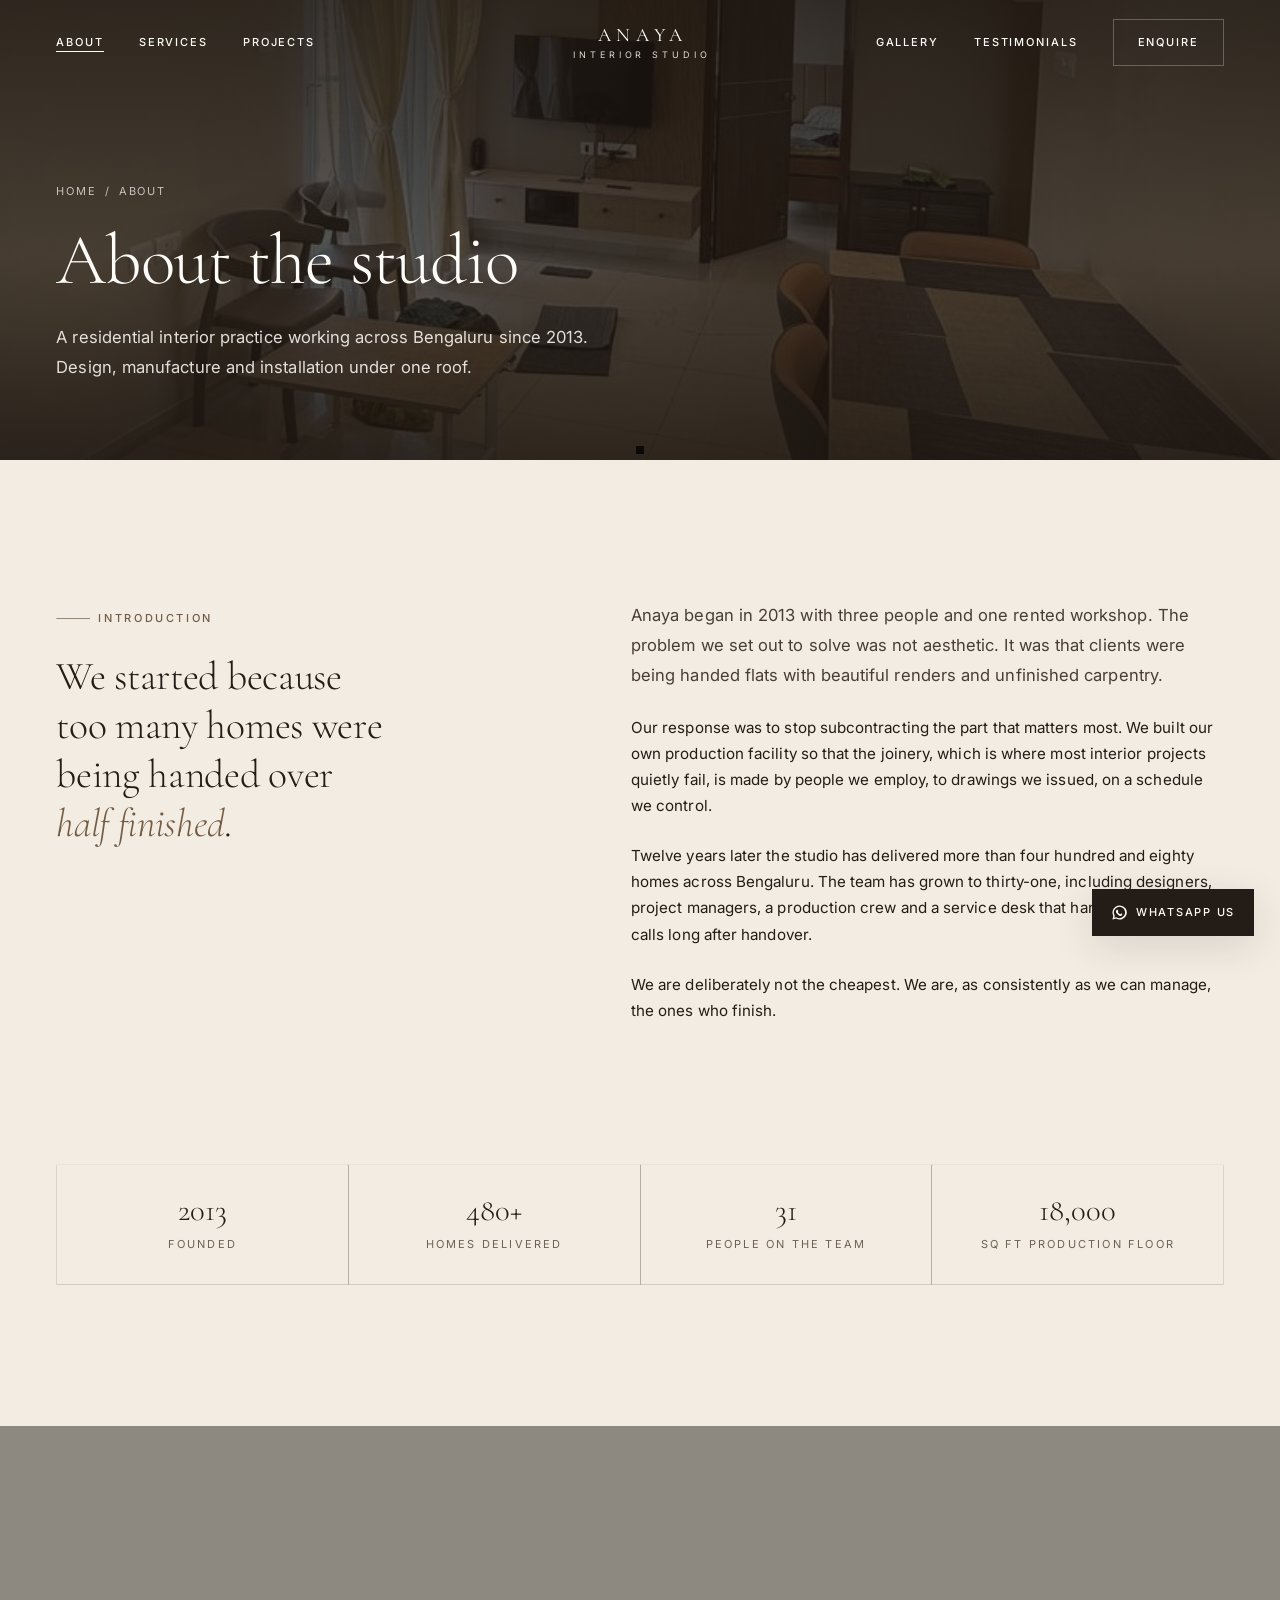
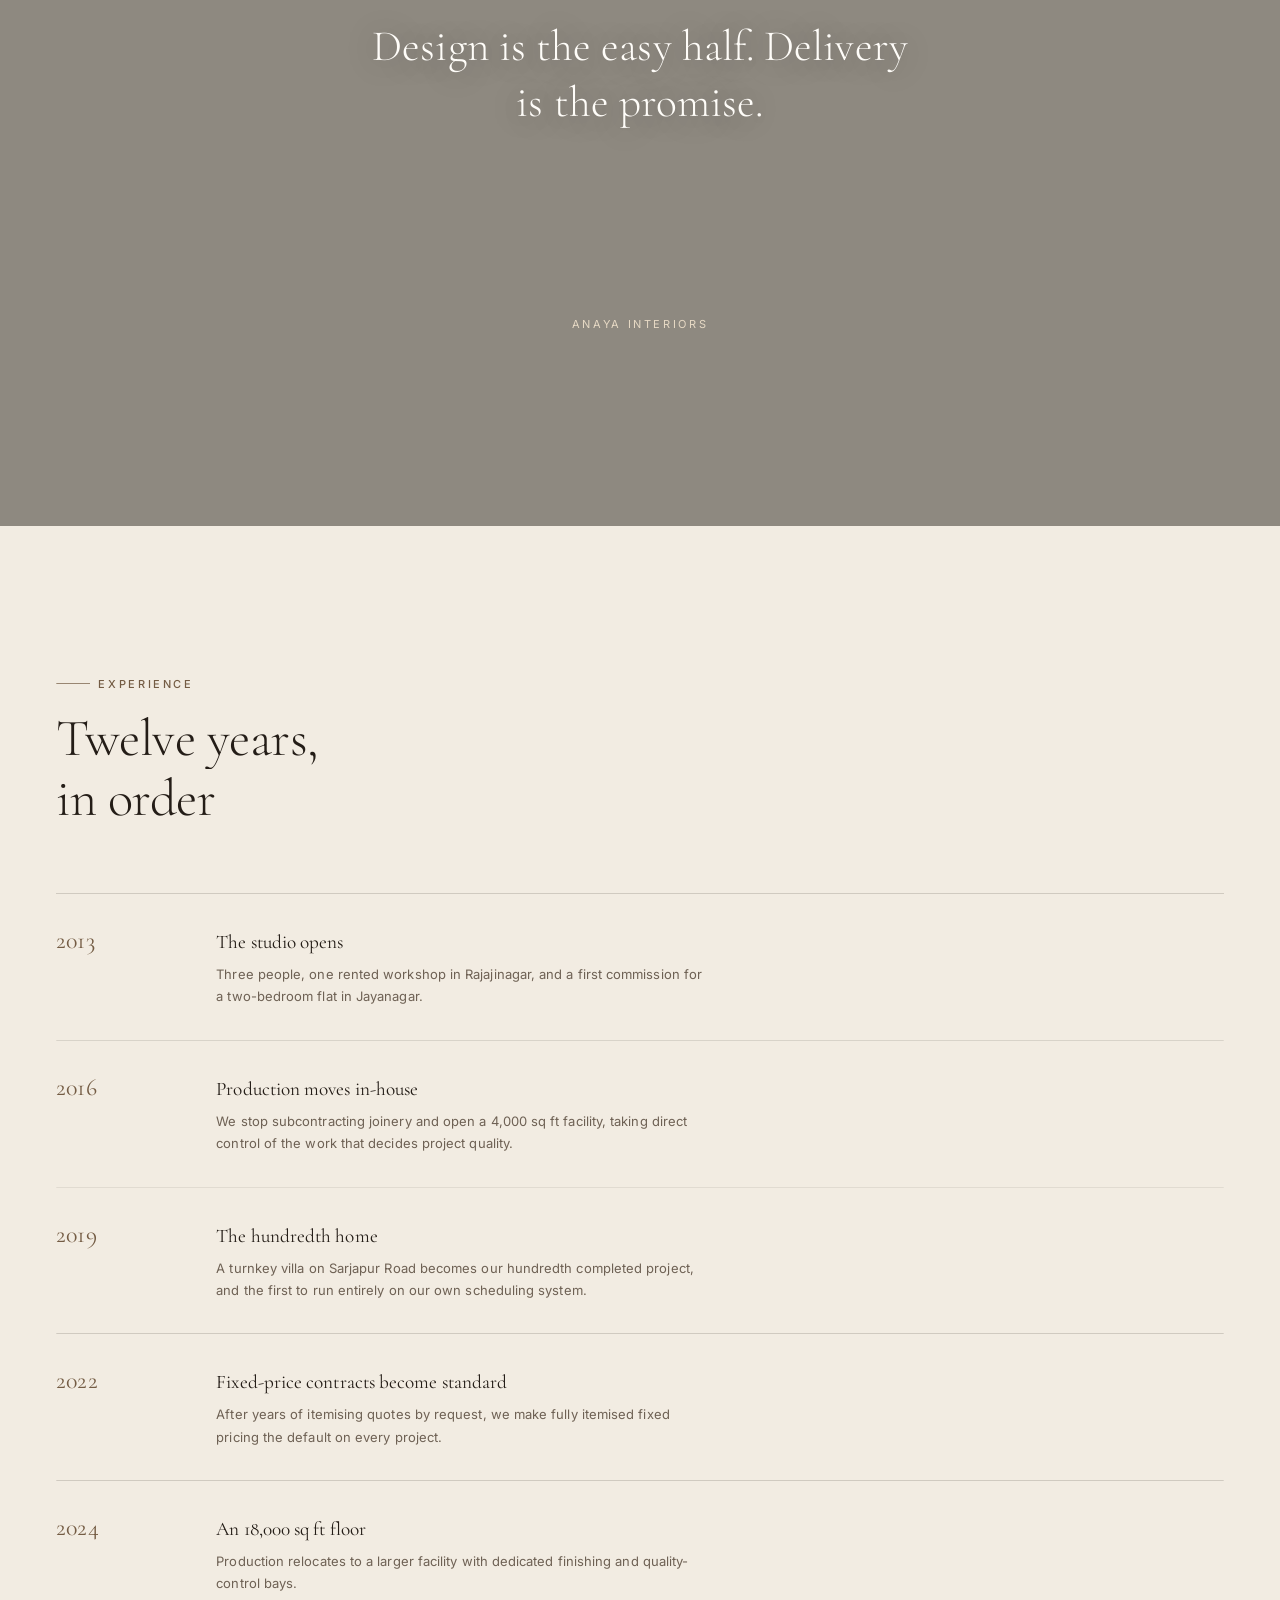
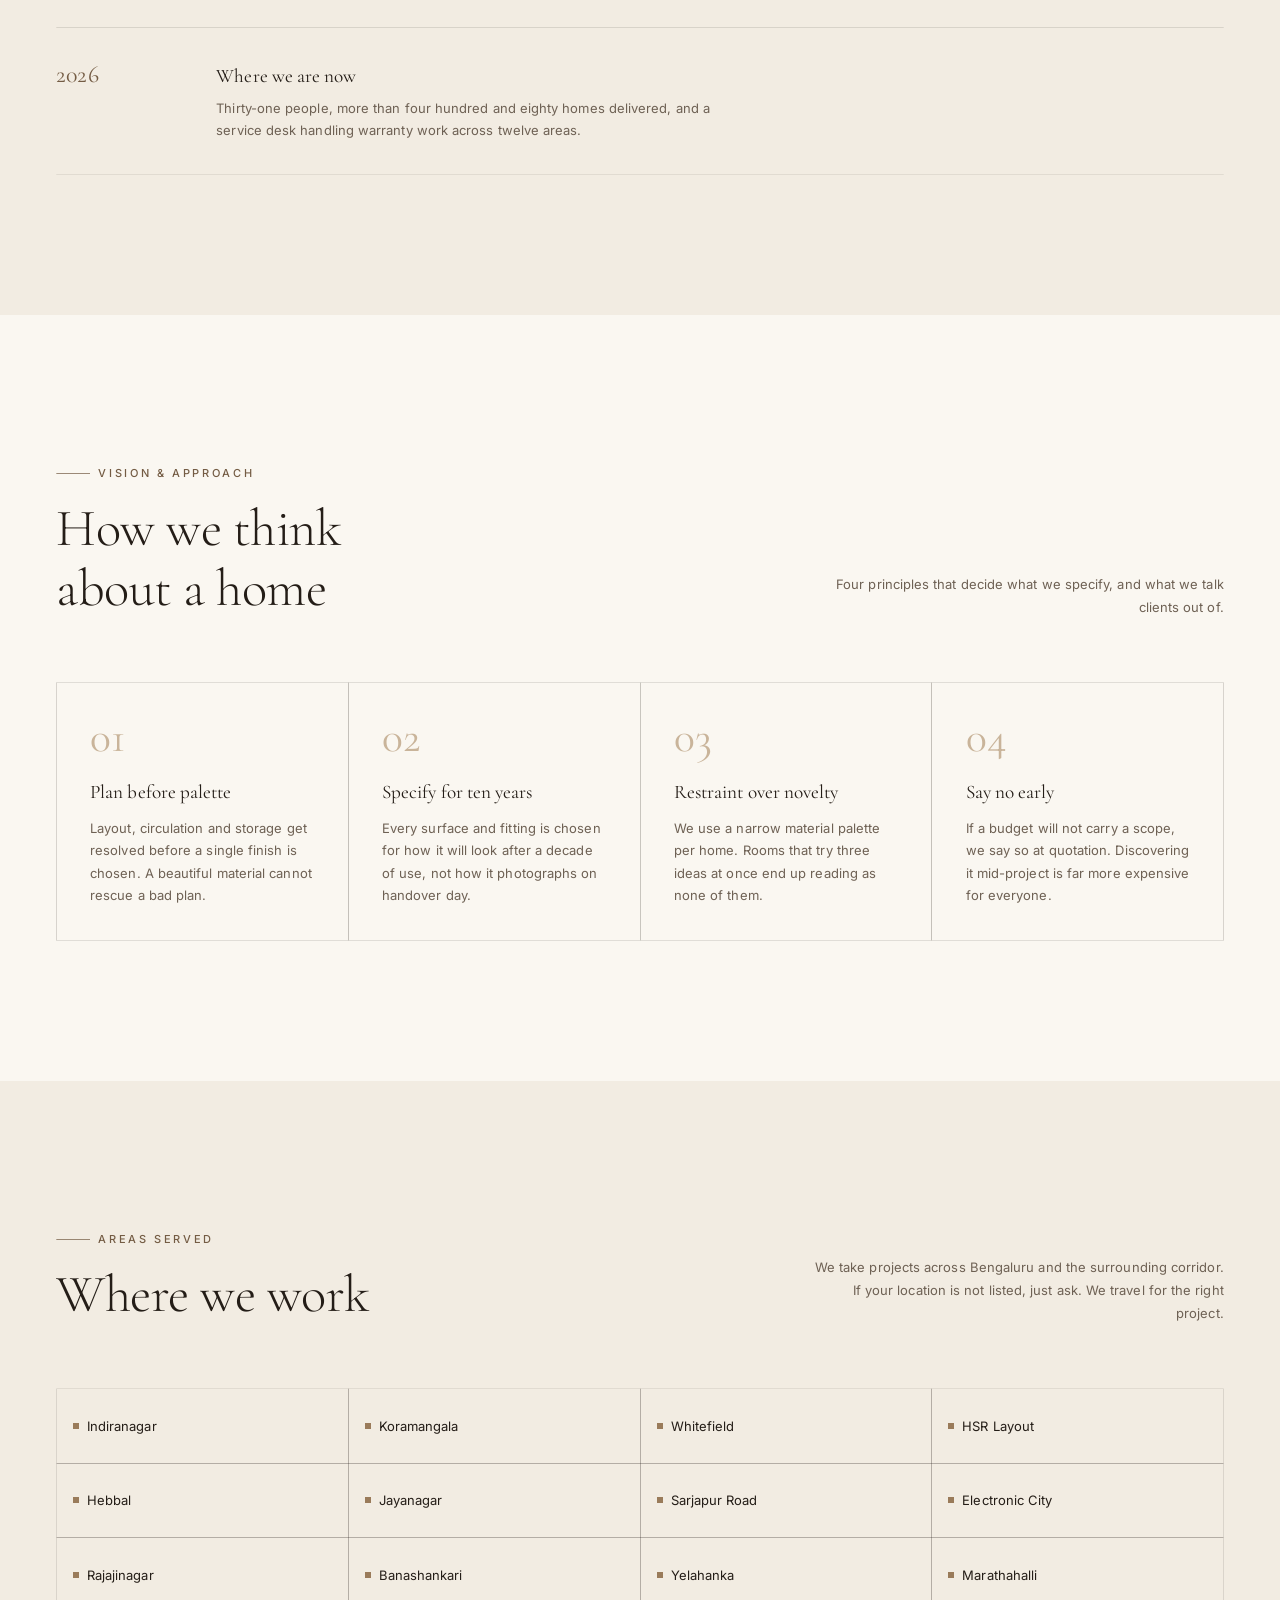
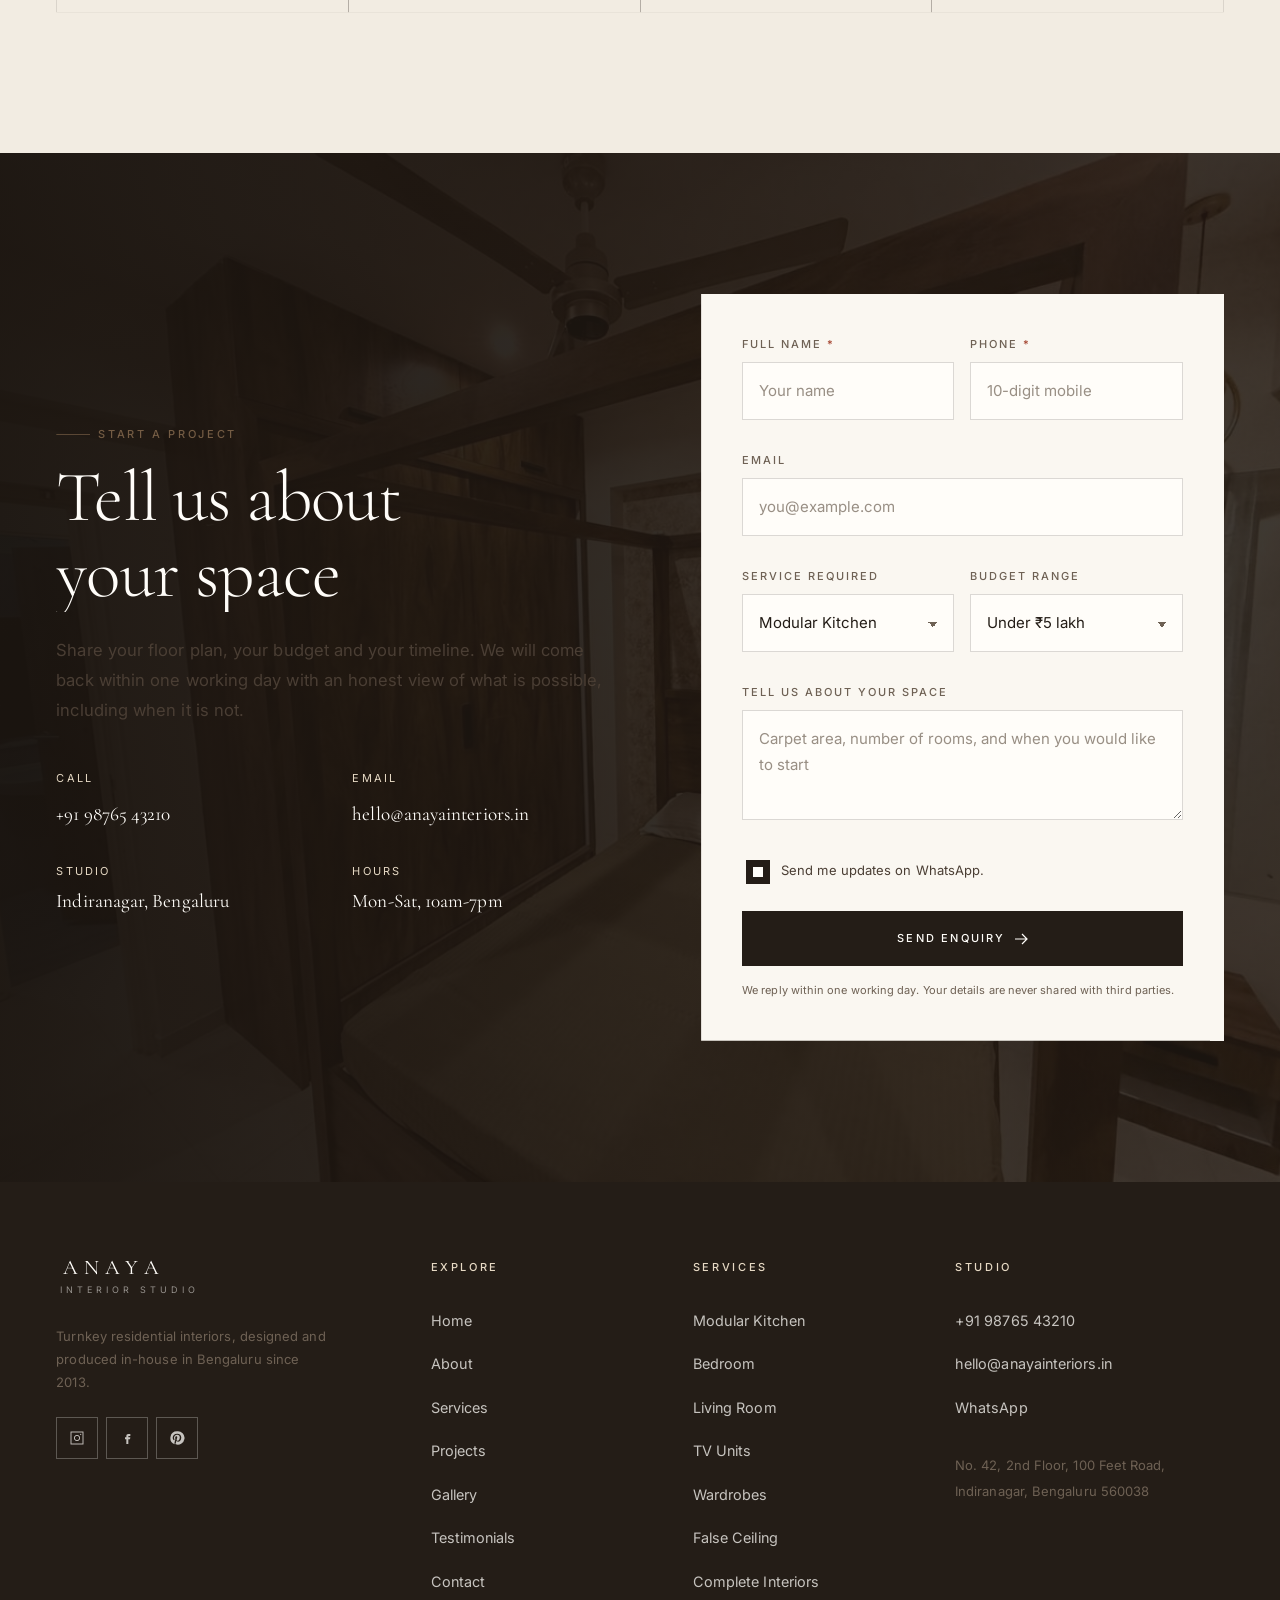
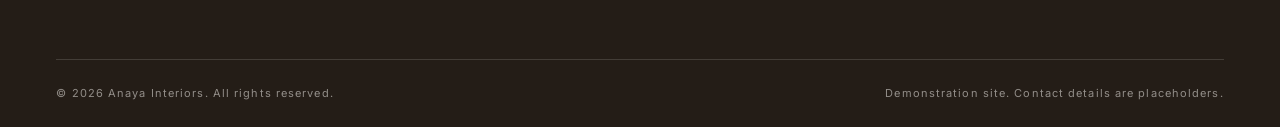
<file: about.html>
<!doctype html>
<html lang="en">
<head>
<meta charset="utf-8">
<meta name="viewport" content="width=device-width, initial-scale=1">
<title>About | Anaya Interiors</title>
<meta name="description" content="A residential interior practice in Bengaluru since 2013, working from measured survey to final styling under one contract.">
<meta property="og:title" content="About | Anaya Interiors">
<meta property="og:description" content="A residential interior practice in Bengaluru since 2013, working from measured survey to final styling under one contract.">
<meta property="og:type" content="website">
<meta property="og:image" content="assets/img/hero-living.jpg">
<meta name="theme-color" content="#F2ECE2">
<script>document.documentElement.className+=" js";</script>
<link rel="preconnect" href="https://fonts.googleapis.com">
<link rel="preconnect" href="https://fonts.gstatic.com" crossorigin>
<link href="https://fonts.googleapis.com/css2?family=Cormorant+Garamond:ital,wght@0,300;0,400;0,500;1,300;1,400&family=Inter:wght@300;400;500;600&display=swap" rel="stylesheet">
<link rel="stylesheet" href="assets/css/tokens.css">
<link rel="stylesheet" href="assets/css/base.css">
<link rel="stylesheet" href="assets/css/components.css">
<link rel="stylesheet" href="assets/css/sections.css">
</head>
<body data-page="about.html">

<div class="preloader" aria-hidden="true">
  <div>
    <div class="wordmark wordmark--lg u-center">
      <span class="wordmark__name">Anaya</span>
      <span class="wordmark__sub">Interior Studio</span>
    </div>
    <div class="preloader__bar"><i></i></div>
    <div class="preloader__pct u-center">0</div>
  </div>
</div>

<a class="skip-link" href="#main">Skip to content</a>

<header class="hdr on-hero">
  <div class="hdr__in">
    <nav class="nav nav--start" aria-label="Primary">
      <span class="nav__links" style="display:contents"><a href="about.html" aria-current="page">About</a><a href="services.html">Services</a><a href="projects.html">Projects</a></span>
    </nav>
    <a href="index.html" class="wordmark" aria-label="Anaya Interiors home">
      <span class="wordmark__name">Anaya</span>
      <span class="wordmark__sub">Interior Studio</span>
    </a>
    <div class="nav nav--end">
      <span class="nav__links" style="display:contents"><a href="gallery.html">Gallery</a><a href="testimonials.html">Testimonials</a></span>
      <a href="contact.html" class="btn btn--sm"><span>Enquire</span></a>
      <button class="burger" aria-label="Open menu" aria-expanded="false" aria-controls="menu"><i></i><i></i><i></i></button>
    </div>
  </div>
</header>

<div class="menu" id="menu">
  <nav aria-label="Mobile">
    <ul>
      <li><a href="index.html">Home</a></li>
      <li><a href="about.html">About</a></li>
      <li><a href="services.html">Services</a></li>
      <li><a href="projects.html">Projects</a></li>
      <li><a href="gallery.html">Gallery</a></li>
      <li><a href="testimonials.html">Testimonials</a></li>
      <li><a href="contact.html">Contact</a></li>
    </ul>
  </nav>
  <div class="menu__foot">
    <a href="tel:+919876543210" class="link"><span>+91 98765 43210</span></a>
    <p class="t-small u-mt-sm">No. 42, 2nd Floor, 100 Feet Road, Indiranagar, Bengaluru 560038</p>
  </div>
</div>

<section class="phead phead--media">
  <div class="phead__bg"><img src="assets/img/proj-stone-arch.jpg" alt="" fetchpriority="high"></div>
  <div class="shell phead__in">
    <nav class="crumbs" aria-label="Breadcrumb"><a href="index.html">Home</a> <span>/</span> <span>About</span></nav>
    <h1 class="t-d2 phead__title rv-lines is-in"><span class="ln"><span>About the studio</span></span></h1>
    <p class="t-lead phead__lead" style="color:rgba(255,253,249,.86)">A residential interior practice working across Bengaluru since 2013. Design, manufacture and installation under one roof.</p>
  </div>
</section>

<main id="main">

  <section class="section">
    <div class="shell">
      <div class="intro__grid">
        <div class="intro__pin">
          <span class="eyebrow" data-rv="fade">Introduction</span>
          <h2 class="statement rv-lines u-mt-md"><span class="ln"><span>We started because</span></span><span class="ln"><span>too many homes were</span></span><span class="ln"><span>being handed over</span></span><span class="ln"><span><em>half finished</em>.</span></span></h2>
        </div>
        <div class="stack">
          <p class="t-lead" data-rv="up">Anaya began in 2013 with three people and one rented workshop. The problem we set out to solve was not aesthetic. It was that clients were being handed flats with beautiful renders and unfinished carpentry.</p>
          <p data-rv="up">Our response was to stop subcontracting the part that matters most. We built our own production facility so that the joinery, which is where most interior projects quietly fail, is made by people we employ, to drawings we issued, on a schedule we control.</p>
          <p data-rv="up">Twelve years later the studio has delivered more than four hundred and eighty homes across Bengaluru. The team has grown to thirty-one, including designers, project managers, a production crew and a service desk that handles warranty calls long after handover.</p>
          <p data-rv="up">We are deliberately not the cheapest. We are, as consistently as we can manage, the ones who finish.</p>
        </div>
      </div>
    </div>
  </section>

  <section class="section section--flush-top">
    <div class="shell">
      <div class="trust" data-rv="up">
        <div class="trust__i"><b>2013</b><span>Founded</span></div>
        <div class="trust__i"><b>480+</b><span>Homes delivered</span></div>
        <div class="trust__i"><b>31</b><span>People on the team</span></div>
        <div class="trust__i"><b>18,000</b><span>sq ft production floor</span></div>
      </div>
    </div>
  </section>

  <section class="band" aria-label="Studio principle">
    <div class="band__bg" style="background-image:url(assets/img/why-travertine.jpg)"></div>
    <div class="band__quote"><p>Design is the easy half. Delivery is the promise.</p><cite>Anaya Interiors</cite></div>
  </section>

  <section class="section" aria-labelledby="exp-h">
    <div class="shell">
      <div class="shead">
        <div>
          <span class="eyebrow" data-rv="fade">Experience</span>
          <h2 class="t-h2 shead__t rv-lines" id="exp-h"><span class="ln"><span>Twelve years,</span></span><span class="ln"><span>in order</span></span></h2>
        </div>
      </div>
      <div class="tline" data-rv-stagger>
        <div class="tline__row" data-rv="up">
          <div class="tline__yr">2013</div>
          <div><div class="tline__t">The studio opens</div><p class="tline__d">Three people, one rented workshop in Rajajinagar, and a first commission for a two-bedroom flat in Jayanagar.</p></div>
        </div>
        <div class="tline__row" data-rv="up">
          <div class="tline__yr">2016</div>
          <div><div class="tline__t">Production moves in-house</div><p class="tline__d">We stop subcontracting joinery and open a 4,000 sq ft facility, taking direct control of the work that decides project quality.</p></div>
        </div>
        <div class="tline__row" data-rv="up">
          <div class="tline__yr">2019</div>
          <div><div class="tline__t">The hundredth home</div><p class="tline__d">A turnkey villa on Sarjapur Road becomes our hundredth completed project, and the first to run entirely on our own scheduling system.</p></div>
        </div>
        <div class="tline__row" data-rv="up">
          <div class="tline__yr">2022</div>
          <div><div class="tline__t">Fixed-price contracts become standard</div><p class="tline__d">After years of itemising quotes by request, we make fully itemised fixed pricing the default on every project.</p></div>
        </div>
        <div class="tline__row" data-rv="up">
          <div class="tline__yr">2024</div>
          <div><div class="tline__t">An 18,000 sq ft floor</div><p class="tline__d">Production relocates to a larger facility with dedicated finishing and quality-control bays.</p></div>
        </div>
        <div class="tline__row" data-rv="up">
          <div class="tline__yr">2026</div>
          <div><div class="tline__t">Where we are now</div><p class="tline__d">Thirty-one people, more than four hundred and eighty homes delivered, and a service desk handling warranty work across twelve areas.</p></div>
        </div>
      </div>
    </div>
  </section>

  <section class="section section--paper" aria-labelledby="vis-h">
    <div class="shell">
      <div class="shead">
        <div>
          <span class="eyebrow" data-rv="fade">Vision &amp; approach</span>
          <h2 class="t-h2 shead__t rv-lines" id="vis-h"><span class="ln"><span>How we think</span></span><span class="ln"><span>about a home</span></span></h2>
        </div>
        <div class="shead__r" data-rv="up"><p class="t-small">Four principles that decide what we specify, and what we talk clients out of.</p></div>
      </div>
      <div class="steps" data-rv-stagger>
        <div class="step" data-rv="up"><div class="step__n">01</div><div class="step__t">Plan before palette</div><p class="step__d">Layout, circulation and storage get resolved before a single finish is chosen. A beautiful material cannot rescue a bad plan.</p></div>
        <div class="step" data-rv="up"><div class="step__n">02</div><div class="step__t">Specify for ten years</div><p class="step__d">Every surface and fitting is chosen for how it will look after a decade of use, not how it photographs on handover day.</p></div>
        <div class="step" data-rv="up"><div class="step__n">03</div><div class="step__t">Restraint over novelty</div><p class="step__d">We use a narrow material palette per home. Rooms that try three ideas at once end up reading as none of them.</p></div>
        <div class="step" data-rv="up"><div class="step__n">04</div><div class="step__t">Say no early</div><p class="step__d">If a budget will not carry a scope, we say so at quotation. Discovering it mid-project is far more expensive for everyone.</p></div>
      </div>
    </div>
  </section>

  <section class="section" aria-labelledby="area-h">
    <div class="shell">
      <div class="shead">
        <div>
          <span class="eyebrow" data-rv="fade">Areas served</span>
          <h2 class="t-h2 shead__t rv-lines" id="area-h"><span class="ln"><span>Where we work</span></span></h2>
        </div>
        <div class="shead__r" data-rv="up">
          <p class="t-small">We take projects across Bengaluru and the surrounding corridor. If your location is not listed, just ask. We travel for the right project.</p>
        </div>
      </div>
      <div class="areas" data-rv="up">
        <div class="area"><i class="sq"></i><span>Indiranagar</span></div>
        <div class="area"><i class="sq"></i><span>Koramangala</span></div>
        <div class="area"><i class="sq"></i><span>Whitefield</span></div>
        <div class="area"><i class="sq"></i><span>HSR Layout</span></div>
        <div class="area"><i class="sq"></i><span>Hebbal</span></div>
        <div class="area"><i class="sq"></i><span>Jayanagar</span></div>
        <div class="area"><i class="sq"></i><span>Sarjapur Road</span></div>
        <div class="area"><i class="sq"></i><span>Electronic City</span></div>
        <div class="area"><i class="sq"></i><span>Rajajinagar</span></div>
        <div class="area"><i class="sq"></i><span>Banashankari</span></div>
        <div class="area"><i class="sq"></i><span>Yelahanka</span></div>
        <div class="area"><i class="sq"></i><span>Marathahalli</span></div>
      </div>
    </div>
  </section>

  
<section class="cta section" aria-labelledby="cta-h">
  <div class="cta__bg"><img src="assets/img/cta-bedroom.jpg" alt="" loading="lazy"></div>
  <div class="shell cta__in">
    <div class="cta__grid">
      <div>
        <span class="eyebrow" data-rv="fade">Start a project</span>
        <h2 class="t-d2 rv-lines u-mt-sm" id="cta-h"><span class="ln"><span>Tell us about</span></span><span class="ln"><span>your space</span></span></h2>
        <p class="t-lead u-mt-md t-measure" data-rv="up">Share your floor plan, your budget and your timeline. We will come back within one working day with an honest view of what is possible, including when it is not.</p>
        <div class="cta__contacts" data-rv="up">
          <div class="cta__contact"><span>Call</span><a href="tel:+919876543210">+91 98765 43210</a></div>
          <div class="cta__contact"><span>Email</span><a href="mailto:hello@anayainteriors.in">hello@anayainteriors.in</a></div>
          <div class="cta__contact"><span>Studio</span><p>Indiranagar, Bengaluru</p></div>
          <div class="cta__contact"><span>Hours</span><p>Mon-Sat, 10am-7pm</p></div>
        </div>
      </div>
      <form class="form" data-form novalidate data-rv="up">
        <div class="form__alert" aria-live="polite"></div>
        <div class="form-row form-row--2">
          <div class="field">
            <label for="f-name">Full name <span class="req">*</span></label>
            <input class="input" id="f-name" name="name" type="text" required placeholder="Your name" autocomplete="name">
            <span class="field__err"></span>
          </div>
          <div class="field">
            <label for="f-phone">Phone <span class="req">*</span></label>
            <input class="input" id="f-phone" name="phone" type="tel" required placeholder="10-digit mobile" autocomplete="tel">
            <span class="field__err"></span>
          </div>
        </div>
        <div class="field">
          <label for="f-email">Email</label>
          <input class="input" id="f-email" name="email" type="email" placeholder="you@example.com" autocomplete="email">
          <span class="field__err"></span>
        </div>
        <div class="form-row form-row--2">
          <div class="field">
            <label for="f-service">Service required</label>
            <select class="select" id="f-service" name="service">
              <option>Modular Kitchen</option>
              <option>Bedroom</option>
              <option>Living Room</option>
              <option>TV Units</option>
              <option>Wardrobes</option>
              <option>False Ceiling</option>
              <option>Complete Interiors</option>
            </select>
            <span class="field__err"></span>
          </div>
          <div class="field">
            <label for="f-budget">Budget range</label>
            <select class="select" id="f-budget" name="budget">
              <option>Under ₹5 lakh</option><option>₹5-10 lakh</option>
              <option>₹10-20 lakh</option><option>Above ₹20 lakh</option>
            </select>
            <span class="field__err"></span>
          </div>
        </div>
        <div class="field">
          <label for="f-msg">Tell us about your space</label>
          <textarea class="textarea" id="f-msg" name="message" placeholder="Carpet area, number of rooms, and when you would like to start"></textarea>
          <span class="field__err"></span>
        </div>
        <label class="check"><input type="checkbox" name="wa" checked><span>Send me updates on WhatsApp.</span></label>
        <div class="u-mt-md"><button type="submit" class="btn btn--solid btn--block"><span>Send enquiry</span><svg class="arw" width="14" height="14" viewBox="0 0 14 14" fill="none" aria-hidden="true"><path d="M1 7h12M8 2l5 5-5 5" stroke="currentColor" stroke-width="1.2"/></svg></button></div>
        <p class="form__note">We reply within one working day. Your details are never shared with third parties.</p>
      </form>
    </div>
  </div>
</section>

</main>

<footer class="ftr">
  <div class="shell">
    <div class="ftr__top">
      <div>
        <div class="wordmark" style="text-align:left">
          <span class="wordmark__name">Anaya</span>
          <span class="wordmark__sub">Interior Studio</span>
        </div>
        <p class="t-small" style="margin-top:var(--sp-md);max-width:34ch">Turnkey residential interiors, designed and produced in-house in Bengaluru since 2013.</p>
        <div class="socials">
          <a href="https://instagram.com" aria-label="Instagram" rel="noopener"><svg viewBox="0 0 24 24" fill="none" stroke="currentColor" stroke-width="1.4" aria-hidden="true"><rect x="3" y="3" width="18" height="18"/><circle cx="12" cy="12" r="4"/><circle cx="17.5" cy="6.5" r="1" fill="currentColor" stroke="none"/></svg></a>
          <a href="https://facebook.com" aria-label="Facebook" rel="noopener"><svg viewBox="0 0 24 24" fill="currentColor" aria-hidden="true"><path d="M14 9h3V6h-3c-2 0-3 1.3-3 3.2V11H9v3h2v7h3v-7h2.5l.5-3H14V9.6c0-.4.2-.6.6-.6z"/></svg></a>
          <a href="https://pinterest.com" aria-label="Pinterest" rel="noopener"><svg viewBox="0 0 24 24" fill="currentColor" aria-hidden="true"><path d="M12 2a10 10 0 00-3.6 19.3c-.1-.8-.2-2 0-2.9l1.2-5s-.3-.6-.3-1.5c0-1.4.8-2.4 1.8-2.4.9 0 1.3.6 1.3 1.4 0 .9-.6 2.2-.9 3.4-.2 1 .5 1.9 1.5 1.9 1.9 0 3.2-2.4 3.2-5.2 0-2.2-1.4-3.8-4-3.8-2.9 0-4.7 2.2-4.7 4.6 0 .8.2 1.4.6 1.9.2.2.2.3.1.5l-.2.8c0 .3-.2.3-.5.2-1.3-.5-1.9-2-1.9-3.6 0-2.7 2.3-5.9 6.8-5.9 3.6 0 6 2.6 6 5.4 0 3.7-2 6.4-5 6.4-1 0-2-.5-2.3-1.2l-.6 2.4c-.2.8-.7 1.8-1.1 2.4A10 10 0 1012 2z"/></svg></a>
        </div>
      </div>
      <div>
        <h4>Explore</h4>
        <ul class="ftr__list">
          <li><a href="index.html">Home</a></li>
          <li><a href="about.html">About</a></li>
          <li><a href="services.html">Services</a></li>
          <li><a href="projects.html">Projects</a></li>
          <li><a href="gallery.html">Gallery</a></li>
          <li><a href="testimonials.html">Testimonials</a></li>
          <li><a href="contact.html">Contact</a></li>
        </ul>
      </div>
      <div>
        <h4>Services</h4>
        <ul class="ftr__list">
          <li><a href="services.html#modular-kitchen">Modular Kitchen</a></li>
          <li><a href="services.html#bedroom">Bedroom</a></li>
          <li><a href="services.html#living-room">Living Room</a></li>
          <li><a href="services.html#tv-units">TV Units</a></li>
          <li><a href="services.html#wardrobes">Wardrobes</a></li>
          <li><a href="services.html#false-ceiling">False Ceiling</a></li>
          <li><a href="services.html#complete-interiors">Complete Interiors</a></li>
        </ul>
      </div>
      <div>
        <h4>Studio</h4>
        <ul class="ftr__list">
          <li><a href="tel:+919876543210">+91 98765 43210</a></li>
          <li><a href="mailto:hello@anayainteriors.in">hello@anayainteriors.in</a></li>
          <li><a href="https://wa.me/919876543210" rel="noopener">WhatsApp</a></li>
          <li style="margin-top:var(--sp-md)"><span class="t-small">No. 42, 2nd Floor, 100 Feet Road, Indiranagar, Bengaluru 560038</span></li>
        </ul>
      </div>
    </div>
    <div class="ftr__bot">
      <span>© <span data-year>2026</span> Anaya Interiors. All rights reserved.</span>
      <span>Demonstration site. Contact details are placeholders.</span>
    </div>
  </div>
</footer>

<a class="wa" href="https://wa.me/919876543210" rel="noopener" aria-label="Chat with us on WhatsApp">
  <svg viewBox="0 0 24 24" fill="currentColor" aria-hidden="true"><path d="M12 2a10 10 0 00-8.6 15L2 22l5.2-1.4A10 10 0 1012 2zm0 18a8 8 0 01-4.1-1.1l-.3-.2-3 .8.8-2.9-.2-.3A8 8 0 1112 20zm4.4-5.8c-.2-.1-1.4-.7-1.7-.8s-.4-.1-.5.1l-.7.9c-.1.2-.3.2-.5.1a6.5 6.5 0 01-3.2-2.8c-.2-.3.1-.3.3-.6l.2-.4v-.4l-.7-1.7c-.2-.4-.4-.4-.5-.4h-.5a1 1 0 00-.7.3c-.3.3-.9.9-.9 2.1s.9 2.4 1 2.6a9.5 9.5 0 003.7 3.3c1.4.5 1.7.4 2 .4.5 0 1.4-.6 1.6-1.1s.2-1 .1-1.1z"/></svg><span class="wa__txt">WhatsApp us</span>
</a>

<script src="assets/js/main.js"></script>
</body>
</html>
</file>
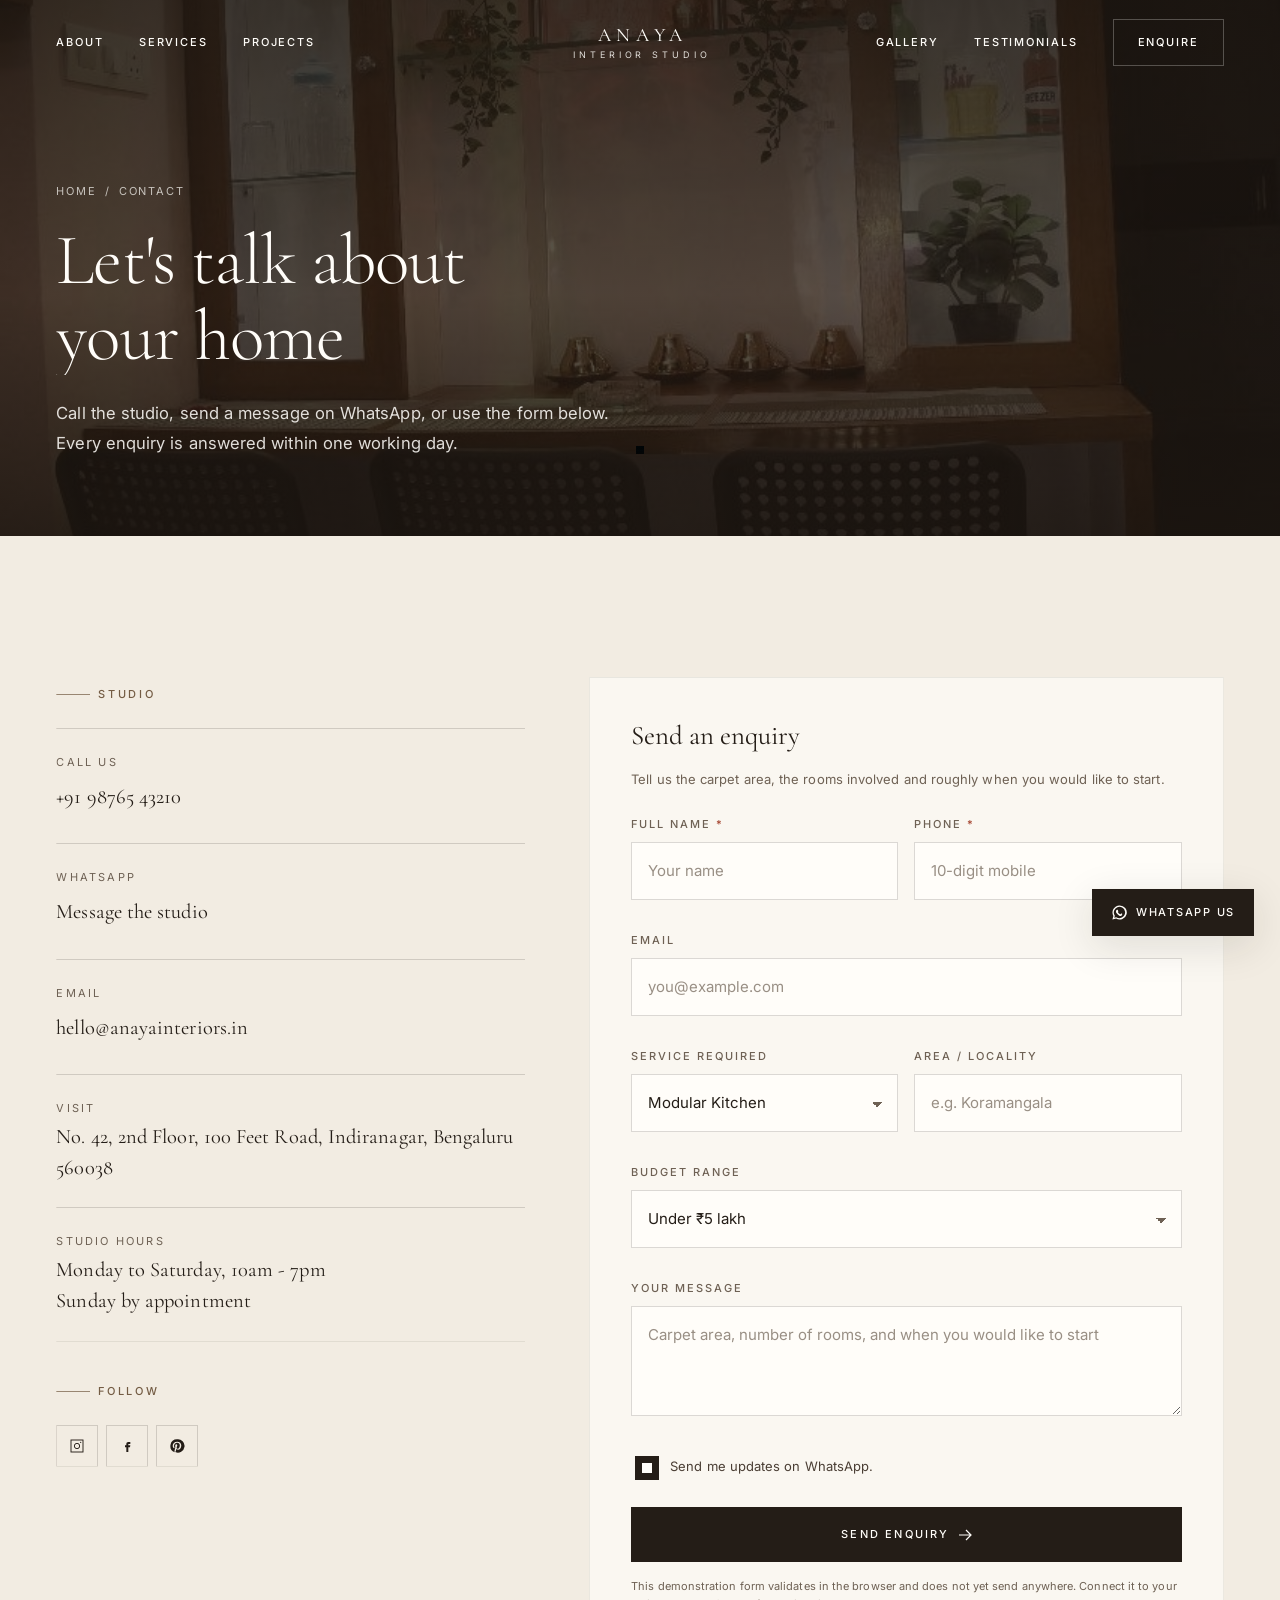
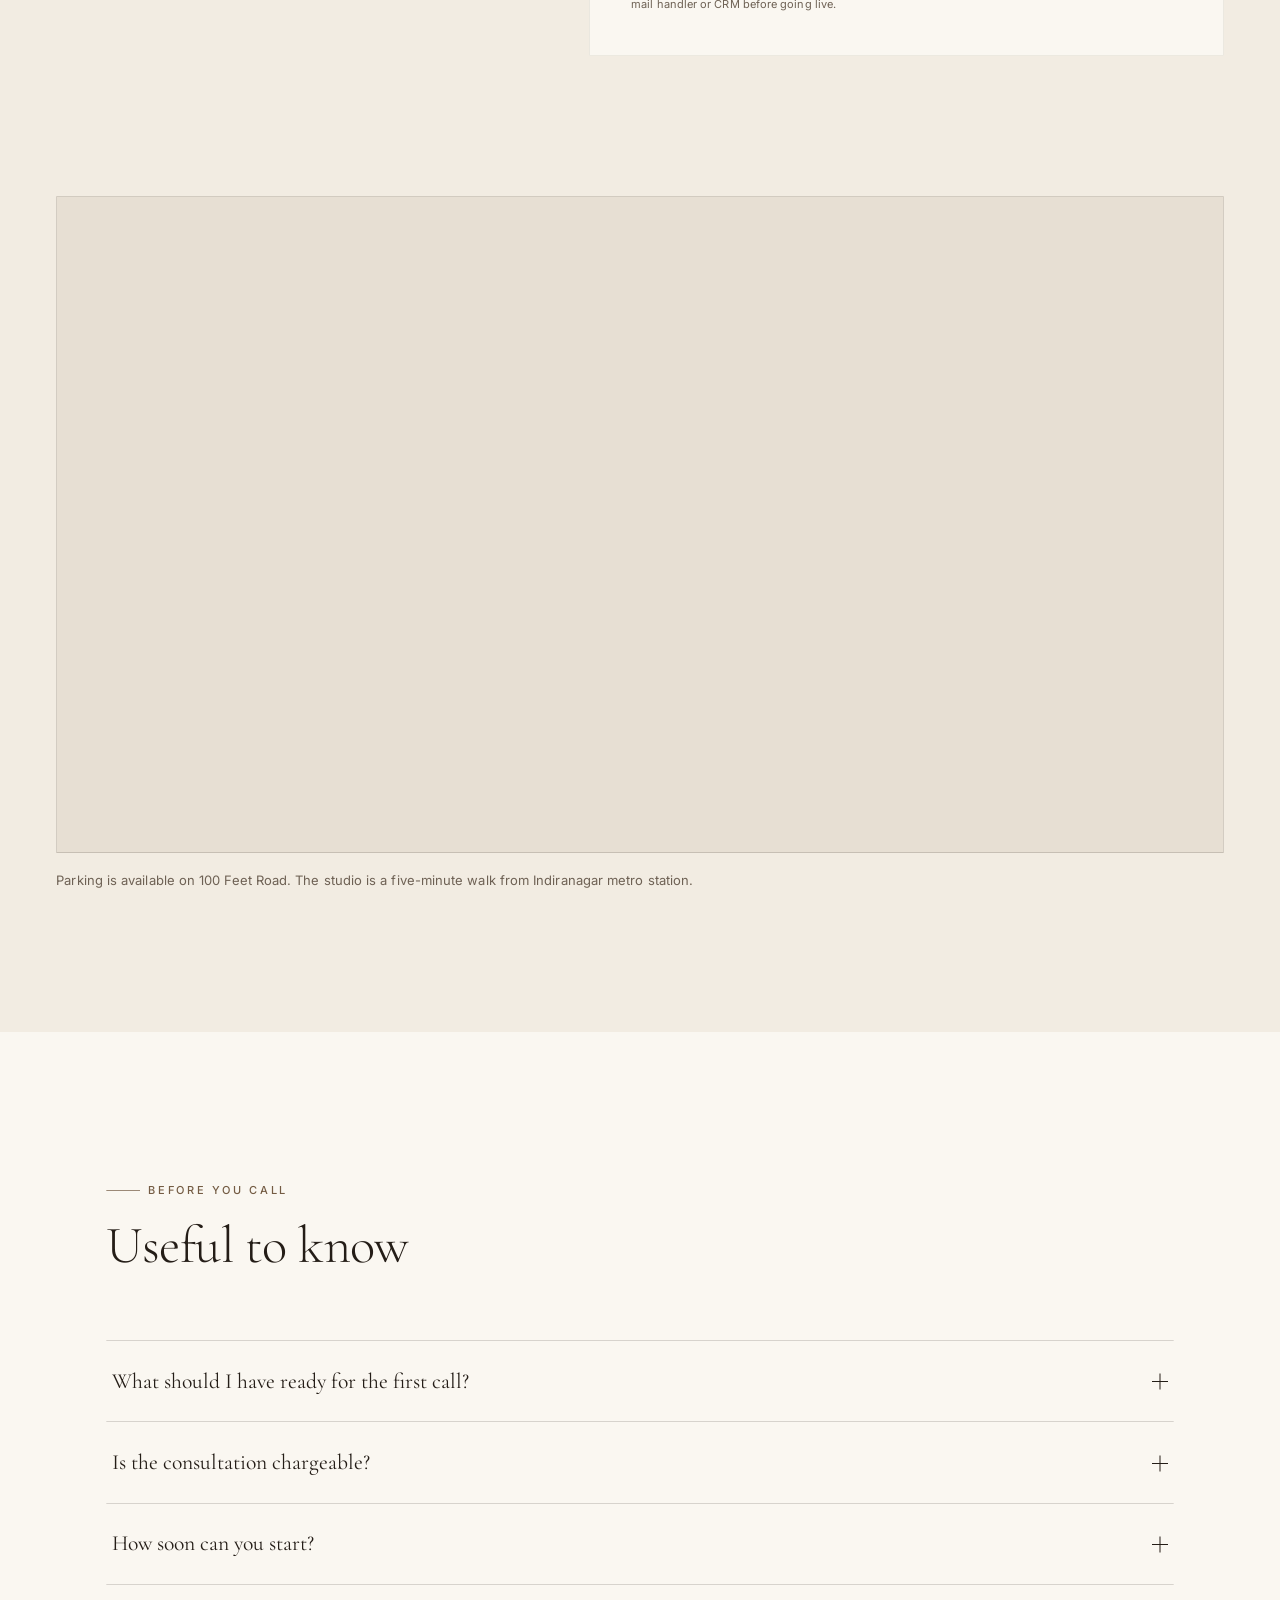
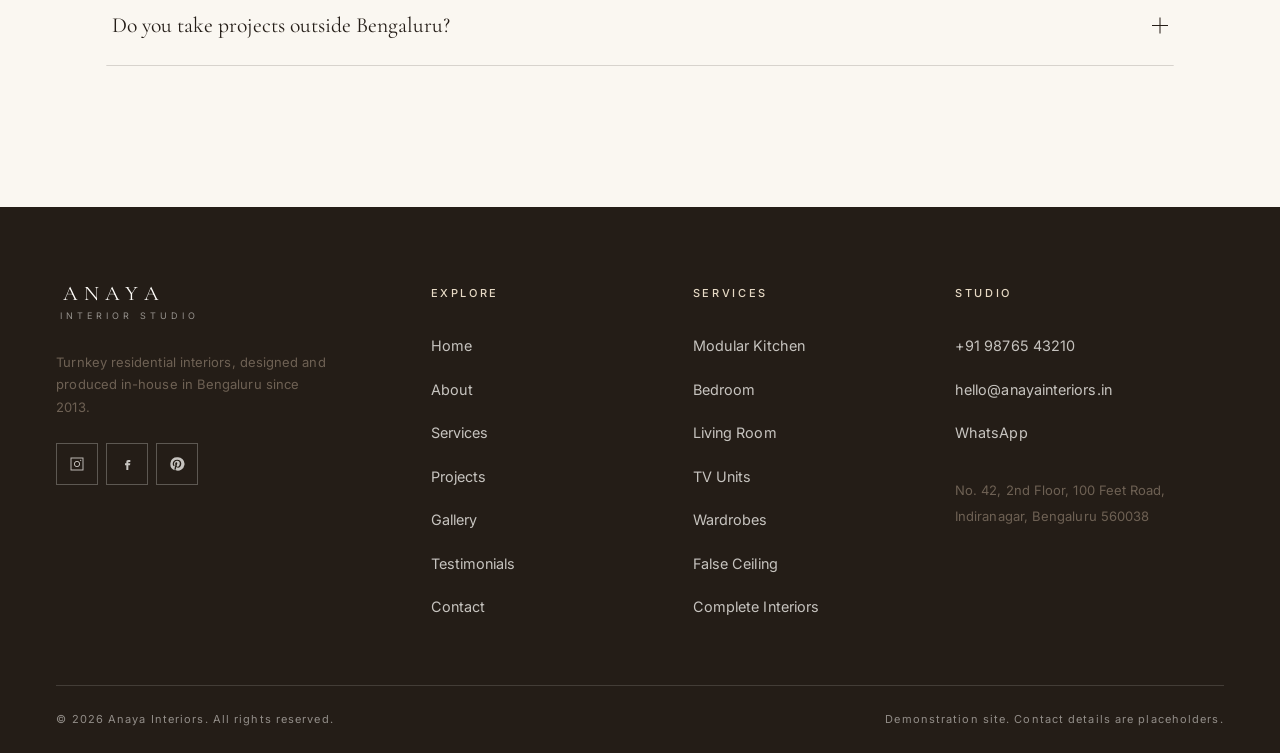
<file: contact.html>
<!doctype html>
<html lang="en">
<head>
<meta charset="utf-8">
<meta name="viewport" content="width=device-width, initial-scale=1">
<title>Contact | Anaya Interiors</title>
<meta name="description" content="Visit the studio in Indiranagar, Bengaluru, call, or send an enquiry and we will respond within one working day.">
<meta property="og:title" content="Contact | Anaya Interiors">
<meta property="og:description" content="Visit the studio in Indiranagar, Bengaluru, call, or send an enquiry and we will respond within one working day.">
<meta property="og:type" content="website">
<meta property="og:image" content="assets/img/hero-living.jpg">
<meta name="theme-color" content="#F2ECE2">
<script>document.documentElement.className+=" js";</script>
<link rel="preconnect" href="https://fonts.googleapis.com">
<link rel="preconnect" href="https://fonts.gstatic.com" crossorigin>
<link href="https://fonts.googleapis.com/css2?family=Cormorant+Garamond:ital,wght@0,300;0,400;0,500;1,300;1,400&family=Inter:wght@300;400;500;600&display=swap" rel="stylesheet">
<link rel="stylesheet" href="assets/css/tokens.css">
<link rel="stylesheet" href="assets/css/base.css">
<link rel="stylesheet" href="assets/css/components.css">
<link rel="stylesheet" href="assets/css/sections.css">
</head>
<body data-page="contact.html">

<div class="preloader" aria-hidden="true">
  <div>
    <div class="wordmark wordmark--lg u-center">
      <span class="wordmark__name">Anaya</span>
      <span class="wordmark__sub">Interior Studio</span>
    </div>
    <div class="preloader__bar"><i></i></div>
    <div class="preloader__pct u-center">0</div>
  </div>
</div>

<a class="skip-link" href="#main">Skip to content</a>

<header class="hdr on-hero">
  <div class="hdr__in">
    <nav class="nav nav--start" aria-label="Primary">
      <span class="nav__links" style="display:contents"><a href="about.html">About</a><a href="services.html">Services</a><a href="projects.html">Projects</a></span>
    </nav>
    <a href="index.html" class="wordmark" aria-label="Anaya Interiors home">
      <span class="wordmark__name">Anaya</span>
      <span class="wordmark__sub">Interior Studio</span>
    </a>
    <div class="nav nav--end">
      <span class="nav__links" style="display:contents"><a href="gallery.html">Gallery</a><a href="testimonials.html">Testimonials</a></span>
      <a href="contact.html" class="btn btn--sm"><span>Enquire</span></a>
      <button class="burger" aria-label="Open menu" aria-expanded="false" aria-controls="menu"><i></i><i></i><i></i></button>
    </div>
  </div>
</header>

<div class="menu" id="menu">
  <nav aria-label="Mobile">
    <ul>
      <li><a href="index.html">Home</a></li>
      <li><a href="about.html">About</a></li>
      <li><a href="services.html">Services</a></li>
      <li><a href="projects.html">Projects</a></li>
      <li><a href="gallery.html">Gallery</a></li>
      <li><a href="testimonials.html">Testimonials</a></li>
      <li><a href="contact.html">Contact</a></li>
    </ul>
  </nav>
  <div class="menu__foot">
    <a href="tel:+919876543210" class="link"><span>+91 98765 43210</span></a>
    <p class="t-small u-mt-sm">No. 42, 2nd Floor, 100 Feet Road, Indiranagar, Bengaluru 560038</p>
  </div>
</div>

<section class="phead phead--media">
  <div class="phead__bg"><img src="assets/img/gal-dining-02.jpg" alt="" fetchpriority="high"></div>
  <div class="shell phead__in">
    <nav class="crumbs" aria-label="Breadcrumb"><a href="index.html">Home</a> <span>/</span> <span>Contact</span></nav>
    <h1 class="t-d2 phead__title rv-lines is-in"><span class="ln"><span>Let's talk about</span></span><span class="ln"><span>your home</span></span></h1>
    <p class="t-lead phead__lead" style="color:rgba(255,253,249,.86)">Call the studio, send a message on WhatsApp, or use the form below. Every enquiry is answered within one working day.</p>
  </div>
</section>

<main id="main">

  <section class="section">
    <div class="shell">
      <div class="contact__grid">
        <div>
          <span class="eyebrow" data-rv="fade">Studio</span>
          <div class="u-mt-md" data-rv="up">
            <div class="cblock"><span>Call us</span><a href="tel:+919876543210">+91 98765 43210</a></div>
            <div class="cblock"><span>WhatsApp</span><a href="https://wa.me/919876543210" rel="noopener">Message the studio</a></div>
            <div class="cblock"><span>Email</span><a href="mailto:hello@anayainteriors.in">hello@anayainteriors.in</a></div>
            <div class="cblock"><span>Visit</span><p>No. 42, 2nd Floor, 100 Feet Road, Indiranagar, Bengaluru 560038</p></div>
            <div class="cblock"><span>Studio hours</span><p>Monday to Saturday, 10am - 7pm<br>Sunday by appointment</p></div>
          </div>

          <div class="u-mt-lg" data-rv="up">
            <span class="eyebrow">Follow</span>
            <div class="socials" style="--line-on-dark:var(--line)">
              <a href="https://instagram.com" aria-label="Instagram" rel="noopener" style="border-color:var(--line);color:var(--text)"><svg viewBox="0 0 24 24" fill="none" stroke="currentColor" stroke-width="1.4" aria-hidden="true"><rect x="3" y="3" width="18" height="18"/><circle cx="12" cy="12" r="4"/><circle cx="17.5" cy="6.5" r="1" fill="currentColor" stroke="none"/></svg></a>
              <a href="https://facebook.com" aria-label="Facebook" rel="noopener" style="border-color:var(--line);color:var(--text)"><svg viewBox="0 0 24 24" fill="currentColor" aria-hidden="true"><path d="M14 9h3V6h-3c-2 0-3 1.3-3 3.2V11H9v3h2v7h3v-7h2.5l.5-3H14V9.6c0-.4.2-.6.6-.6z"/></svg></a>
              <a href="https://pinterest.com" aria-label="Pinterest" rel="noopener" style="border-color:var(--line);color:var(--text)"><svg viewBox="0 0 24 24" fill="currentColor" aria-hidden="true"><path d="M12 2a10 10 0 00-3.6 19.3c-.1-.8-.2-2 0-2.9l1.2-5s-.3-.6-.3-1.5c0-1.4.8-2.4 1.8-2.4.9 0 1.3.6 1.3 1.4 0 .9-.6 2.2-.9 3.4-.2 1 .5 1.9 1.5 1.9 1.9 0 3.2-2.4 3.2-5.2 0-2.2-1.4-3.8-4-3.8-2.9 0-4.7 2.2-4.7 4.6 0 .8.2 1.4.6 1.9.2.2.2.3.1.5l-.2.8c0 .3-.2.3-.5.2-1.3-.5-1.9-2-1.9-3.6 0-2.7 2.3-5.9 6.8-5.9 3.6 0 6 2.6 6 5.4 0 3.7-2 6.4-5 6.4-1 0-2-.5-2.3-1.2l-.6 2.4c-.2.8-.7 1.8-1.1 2.4A10 10 0 1012 2z"/></svg></a>
            </div>
          </div>
        </div>

        <div>
          <form class="form" data-form novalidate data-rv="up" style="background:var(--surface-raised);border:1px solid var(--line-soft)">
            <h2 class="t-h3">Send an enquiry</h2>
            <p class="t-small u-mt-sm" style="margin-bottom:var(--sp-md)">Tell us the carpet area, the rooms involved and roughly when you would like to start.</p>
            <div class="form__alert" aria-live="polite"></div>
            <div class="form-row form-row--2">
              <div class="field">
                <label for="c-name">Full name <span class="req">*</span></label>
                <input class="input" id="c-name" name="name" type="text" required placeholder="Your name" autocomplete="name">
                <span class="field__err"></span>
              </div>
              <div class="field">
                <label for="c-phone">Phone <span class="req">*</span></label>
                <input class="input" id="c-phone" name="phone" type="tel" required placeholder="10-digit mobile" autocomplete="tel">
                <span class="field__err"></span>
              </div>
            </div>
            <div class="field">
              <label for="c-email">Email</label>
              <input class="input" id="c-email" name="email" type="email" placeholder="you@example.com" autocomplete="email">
              <span class="field__err"></span>
            </div>
            <div class="form-row form-row--2">
              <div class="field">
                <label for="c-service">Service required</label>
                <select class="select" id="c-service" name="service">
                  <option>Modular Kitchen</option>
                  <option>Bedroom</option>
                  <option>Living Room</option>
                  <option>TV Units</option>
                  <option>Wardrobes</option>
                  <option>False Ceiling</option>
                  <option>Complete Interiors</option>
                </select>
                <span class="field__err"></span>
              </div>
              <div class="field">
                <label for="c-area">Area / locality</label>
                <input class="input" id="c-area" name="area" type="text" placeholder="e.g. Koramangala">
                <span class="field__err"></span>
              </div>
            </div>
            <div class="field">
              <label for="c-budget">Budget range</label>
              <select class="select" id="c-budget" name="budget">
                <option>Under ₹5 lakh</option><option>₹5-10 lakh</option>
                <option>₹10-20 lakh</option><option>Above ₹20 lakh</option>
              </select>
              <span class="field__err"></span>
            </div>
            <div class="field">
              <label for="c-msg">Your message</label>
              <textarea class="textarea" id="c-msg" name="message" placeholder="Carpet area, number of rooms, and when you would like to start"></textarea>
              <span class="field__err"></span>
            </div>
            <label class="check"><input type="checkbox" name="wa" checked><span>Send me updates on WhatsApp.</span></label>
            <div class="u-mt-md"><button type="submit" class="btn btn--solid btn--block"><span>Send enquiry</span><svg class="arw" width="14" height="14" viewBox="0 0 14 14" fill="none" aria-hidden="true"><path d="M1 7h12M8 2l5 5-5 5" stroke="currentColor" stroke-width="1.2"/></svg></button></div>
            <p class="form__note">This demonstration form validates in the browser and does not yet send anywhere. Connect it to your mail handler or CRM before going live.</p>
          </form>
        </div>
      </div>
    </div>
  </section>

  <section class="section section--flush-top" aria-labelledby="map-h">
    <div class="shell">
      <h2 class="sr-only" id="map-h">Studio location</h2>
      <div class="map" data-rv="up">
        <iframe
          src="https://www.google.com/maps?q=Indiranagar,Bengaluru&output=embed"
          title="Map showing the Anaya Interiors studio in Indiranagar, Bengaluru"
          loading="lazy" referrerpolicy="no-referrer-when-downgrade"></iframe>
      </div>
      <p class="t-small u-mt-sm">Parking is available on 100 Feet Road. The studio is a five-minute walk from Indiranagar metro station.</p>
    </div>
  </section>

  <section class="section section--paper" aria-labelledby="cfaq-h">
    <div class="shell shell--narrow">
      <div class="shead">
        <div>
          <span class="eyebrow" data-rv="fade">Before you call</span>
          <h2 class="t-h2 shead__t rv-lines" id="cfaq-h"><span class="ln"><span>Useful to know</span></span></h2>
        </div>
      </div>
      <div class="faq" data-rv="up">
        <div class="faq__item">
          <h3><button class="faq__q" aria-expanded="false" aria-controls="cfaq-a0" id="cfaq-q0"><span>What should I have ready for the first call?</span><span class="faq__ic" aria-hidden="true"></span></button></h3>
          <div class="faq__a" id="cfaq-a0" role="region" aria-labelledby="cfaq-q0"><div><p>The carpet area, the rooms you want covered, and a rough budget band. A floor plan helps but is not essential. We measure the space ourselves at survey.</p></div></div>
        </div>
        <div class="faq__item">
          <h3><button class="faq__q" aria-expanded="false" aria-controls="cfaq-a1" id="cfaq-q1"><span>Is the consultation chargeable?</span><span class="faq__ic" aria-hidden="true"></span></button></h3>
          <div class="faq__a" id="cfaq-a1" role="region" aria-labelledby="cfaq-q1"><div><p>The first consultation and site survey are free. Detailed design development is chargeable and is adjusted against the project cost if you proceed with us.</p></div></div>
        </div>
        <div class="faq__item">
          <h3><button class="faq__q" aria-expanded="false" aria-controls="cfaq-a2" id="cfaq-q2"><span>How soon can you start?</span><span class="faq__ic" aria-hidden="true"></span></button></h3>
          <div class="faq__a" id="cfaq-a2" role="region" aria-labelledby="cfaq-q2"><div><p>Design work usually begins within a week of the survey. Production slots are typically three to four weeks out, which we confirm before you sign.</p></div></div>
        </div>
        <div class="faq__item">
          <h3><button class="faq__q" aria-expanded="false" aria-controls="cfaq-a3" id="cfaq-q3"><span>Do you take projects outside Bengaluru?</span><span class="faq__ic" aria-hidden="true"></span></button></h3>
          <div class="faq__a" id="cfaq-a3" role="region" aria-labelledby="cfaq-q3"><div><p>Occasionally, for larger turnkey scopes. Ask and we will tell you honestly whether we can service it properly from here.</p></div></div>
        </div>
      </div>
    </div>
  </section>
</main>

<footer class="ftr">
  <div class="shell">
    <div class="ftr__top">
      <div>
        <div class="wordmark" style="text-align:left">
          <span class="wordmark__name">Anaya</span>
          <span class="wordmark__sub">Interior Studio</span>
        </div>
        <p class="t-small" style="margin-top:var(--sp-md);max-width:34ch">Turnkey residential interiors, designed and produced in-house in Bengaluru since 2013.</p>
        <div class="socials">
          <a href="https://instagram.com" aria-label="Instagram" rel="noopener"><svg viewBox="0 0 24 24" fill="none" stroke="currentColor" stroke-width="1.4" aria-hidden="true"><rect x="3" y="3" width="18" height="18"/><circle cx="12" cy="12" r="4"/><circle cx="17.5" cy="6.5" r="1" fill="currentColor" stroke="none"/></svg></a>
          <a href="https://facebook.com" aria-label="Facebook" rel="noopener"><svg viewBox="0 0 24 24" fill="currentColor" aria-hidden="true"><path d="M14 9h3V6h-3c-2 0-3 1.3-3 3.2V11H9v3h2v7h3v-7h2.5l.5-3H14V9.6c0-.4.2-.6.6-.6z"/></svg></a>
          <a href="https://pinterest.com" aria-label="Pinterest" rel="noopener"><svg viewBox="0 0 24 24" fill="currentColor" aria-hidden="true"><path d="M12 2a10 10 0 00-3.6 19.3c-.1-.8-.2-2 0-2.9l1.2-5s-.3-.6-.3-1.5c0-1.4.8-2.4 1.8-2.4.9 0 1.3.6 1.3 1.4 0 .9-.6 2.2-.9 3.4-.2 1 .5 1.9 1.5 1.9 1.9 0 3.2-2.4 3.2-5.2 0-2.2-1.4-3.8-4-3.8-2.9 0-4.7 2.2-4.7 4.6 0 .8.2 1.4.6 1.9.2.2.2.3.1.5l-.2.8c0 .3-.2.3-.5.2-1.3-.5-1.9-2-1.9-3.6 0-2.7 2.3-5.9 6.8-5.9 3.6 0 6 2.6 6 5.4 0 3.7-2 6.4-5 6.4-1 0-2-.5-2.3-1.2l-.6 2.4c-.2.8-.7 1.8-1.1 2.4A10 10 0 1012 2z"/></svg></a>
        </div>
      </div>
      <div>
        <h4>Explore</h4>
        <ul class="ftr__list">
          <li><a href="index.html">Home</a></li>
          <li><a href="about.html">About</a></li>
          <li><a href="services.html">Services</a></li>
          <li><a href="projects.html">Projects</a></li>
          <li><a href="gallery.html">Gallery</a></li>
          <li><a href="testimonials.html">Testimonials</a></li>
          <li><a href="contact.html">Contact</a></li>
        </ul>
      </div>
      <div>
        <h4>Services</h4>
        <ul class="ftr__list">
          <li><a href="services.html#modular-kitchen">Modular Kitchen</a></li>
          <li><a href="services.html#bedroom">Bedroom</a></li>
          <li><a href="services.html#living-room">Living Room</a></li>
          <li><a href="services.html#tv-units">TV Units</a></li>
          <li><a href="services.html#wardrobes">Wardrobes</a></li>
          <li><a href="services.html#false-ceiling">False Ceiling</a></li>
          <li><a href="services.html#complete-interiors">Complete Interiors</a></li>
        </ul>
      </div>
      <div>
        <h4>Studio</h4>
        <ul class="ftr__list">
          <li><a href="tel:+919876543210">+91 98765 43210</a></li>
          <li><a href="mailto:hello@anayainteriors.in">hello@anayainteriors.in</a></li>
          <li><a href="https://wa.me/919876543210" rel="noopener">WhatsApp</a></li>
          <li style="margin-top:var(--sp-md)"><span class="t-small">No. 42, 2nd Floor, 100 Feet Road, Indiranagar, Bengaluru 560038</span></li>
        </ul>
      </div>
    </div>
    <div class="ftr__bot">
      <span>© <span data-year>2026</span> Anaya Interiors. All rights reserved.</span>
      <span>Demonstration site. Contact details are placeholders.</span>
    </div>
  </div>
</footer>

<a class="wa" href="https://wa.me/919876543210" rel="noopener" aria-label="Chat with us on WhatsApp">
  <svg viewBox="0 0 24 24" fill="currentColor" aria-hidden="true"><path d="M12 2a10 10 0 00-8.6 15L2 22l5.2-1.4A10 10 0 1012 2zm0 18a8 8 0 01-4.1-1.1l-.3-.2-3 .8.8-2.9-.2-.3A8 8 0 1112 20zm4.4-5.8c-.2-.1-1.4-.7-1.7-.8s-.4-.1-.5.1l-.7.9c-.1.2-.3.2-.5.1a6.5 6.5 0 01-3.2-2.8c-.2-.3.1-.3.3-.6l.2-.4v-.4l-.7-1.7c-.2-.4-.4-.4-.5-.4h-.5a1 1 0 00-.7.3c-.3.3-.9.9-.9 2.1s.9 2.4 1 2.6a9.5 9.5 0 003.7 3.3c1.4.5 1.7.4 2 .4.5 0 1.4-.6 1.6-1.1s.2-1 .1-1.1z"/></svg><span class="wa__txt">WhatsApp us</span>
</a>

<script src="assets/js/main.js"></script>
</body>
</html>
</file>
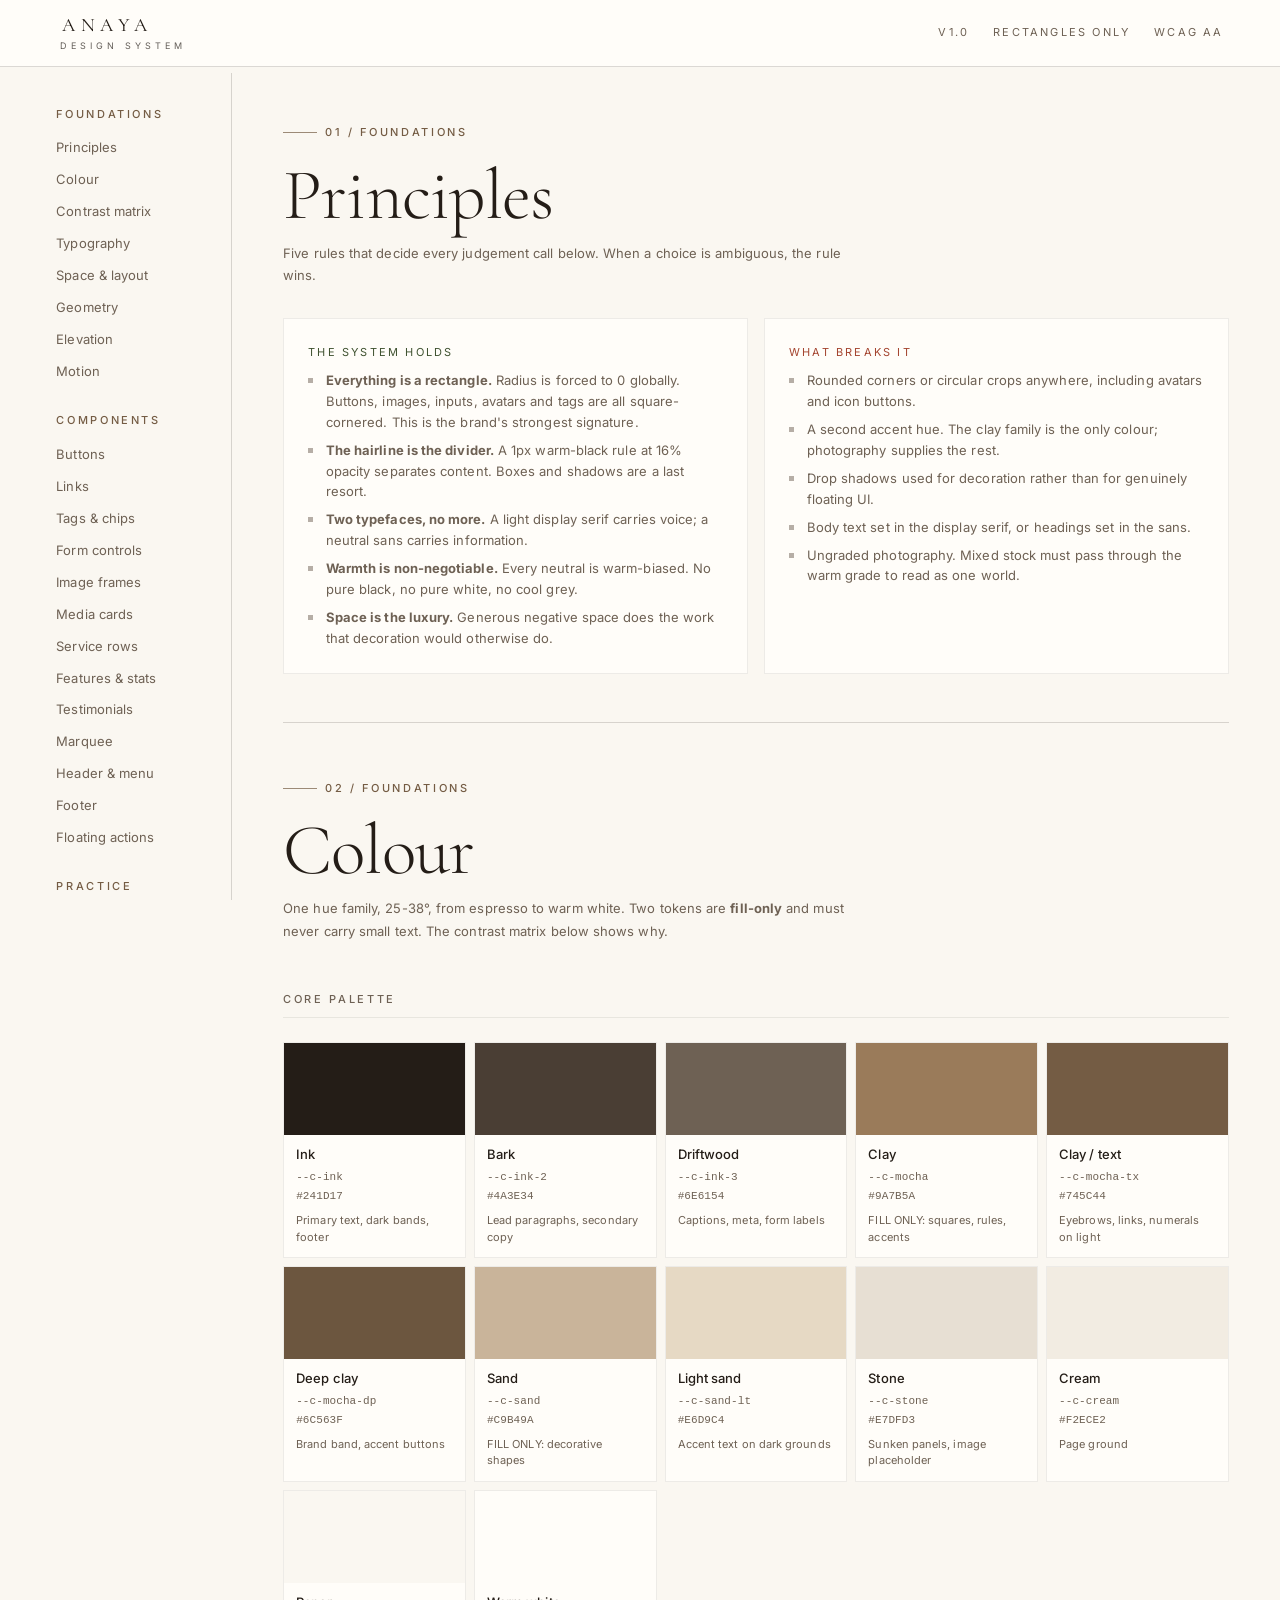
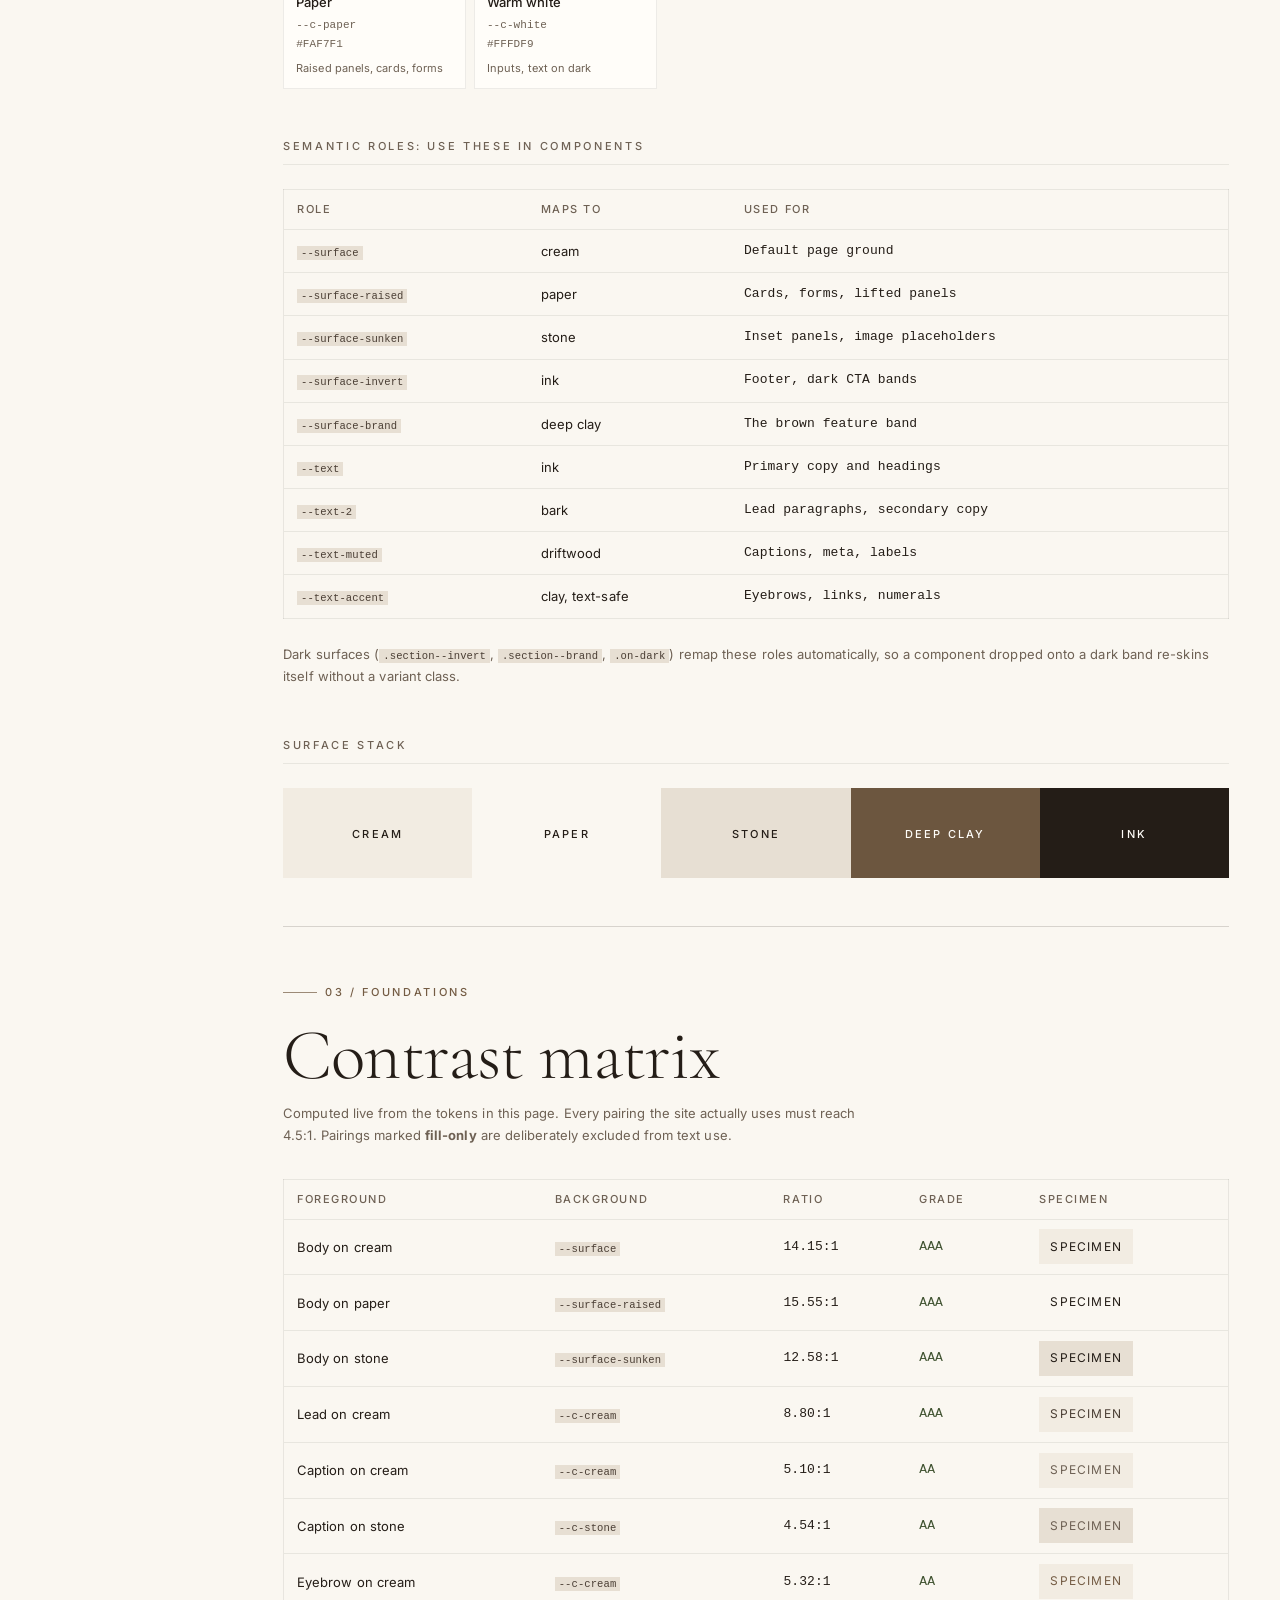
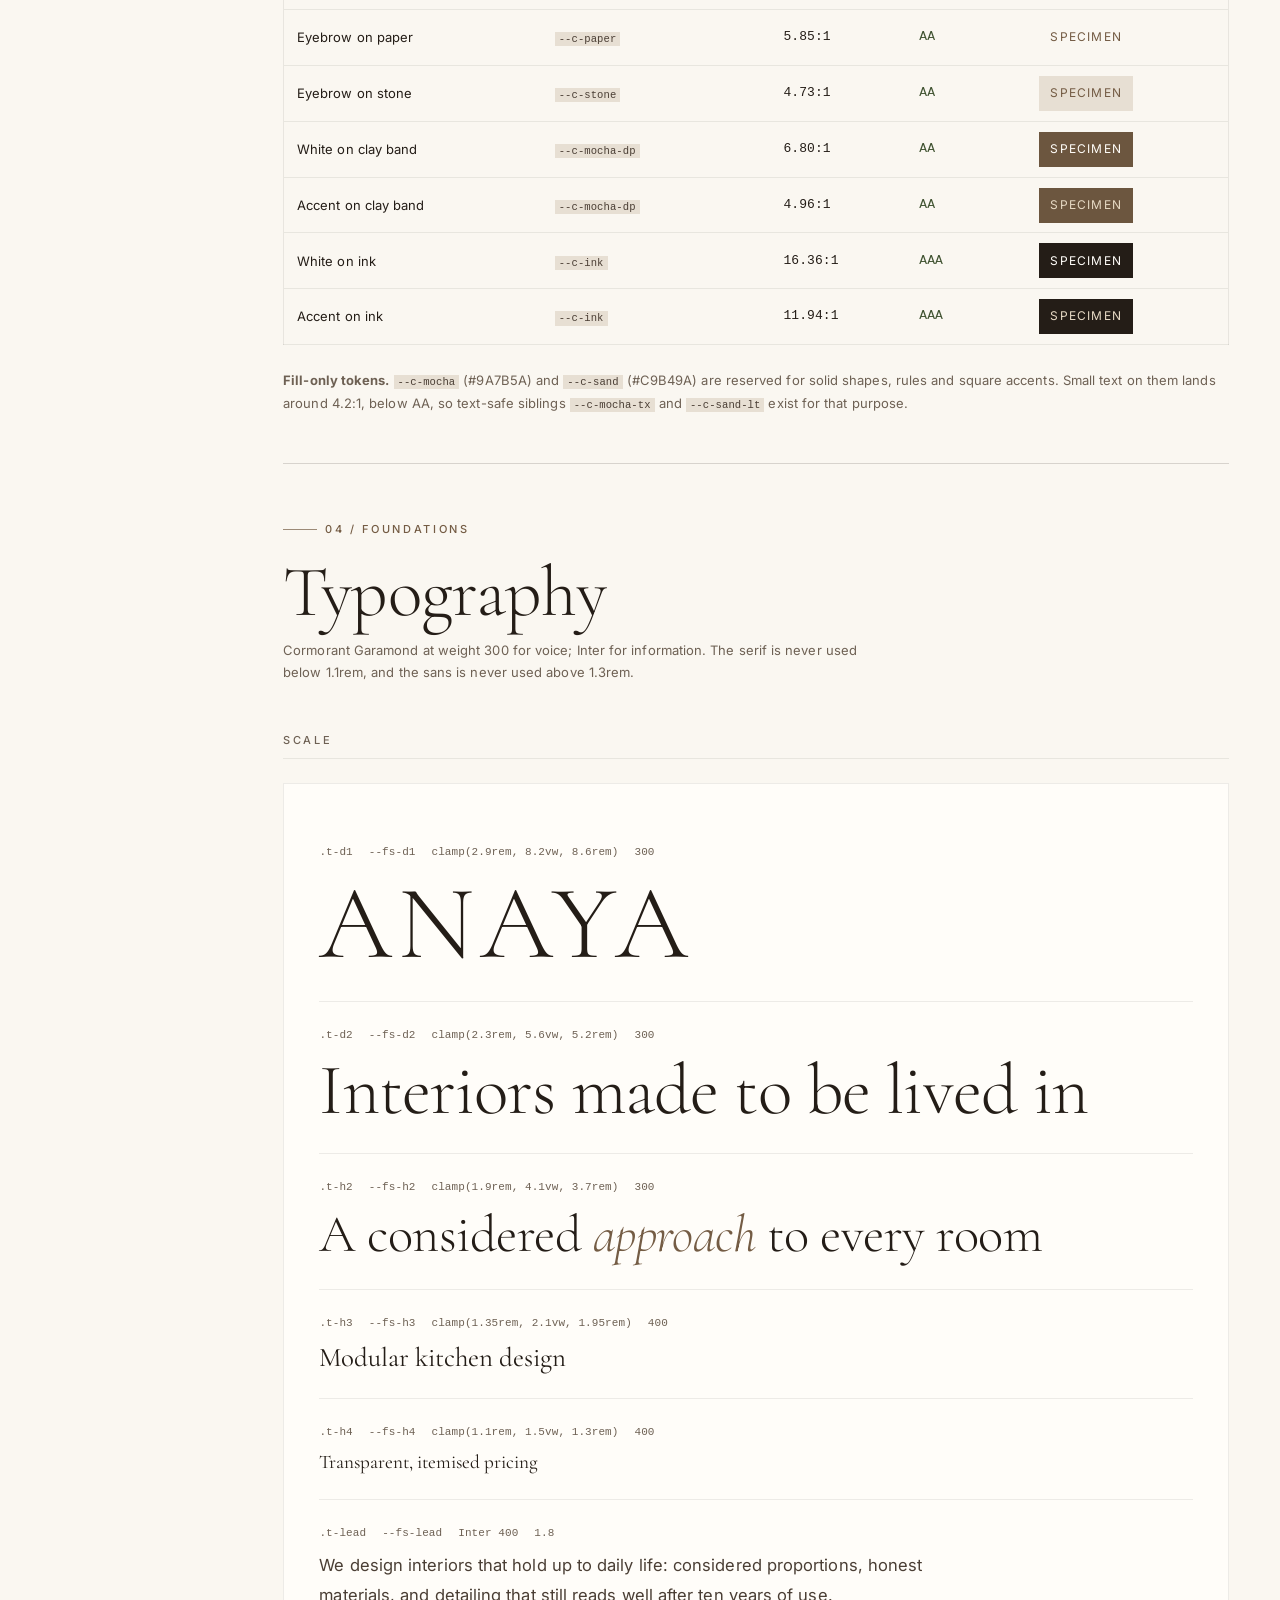
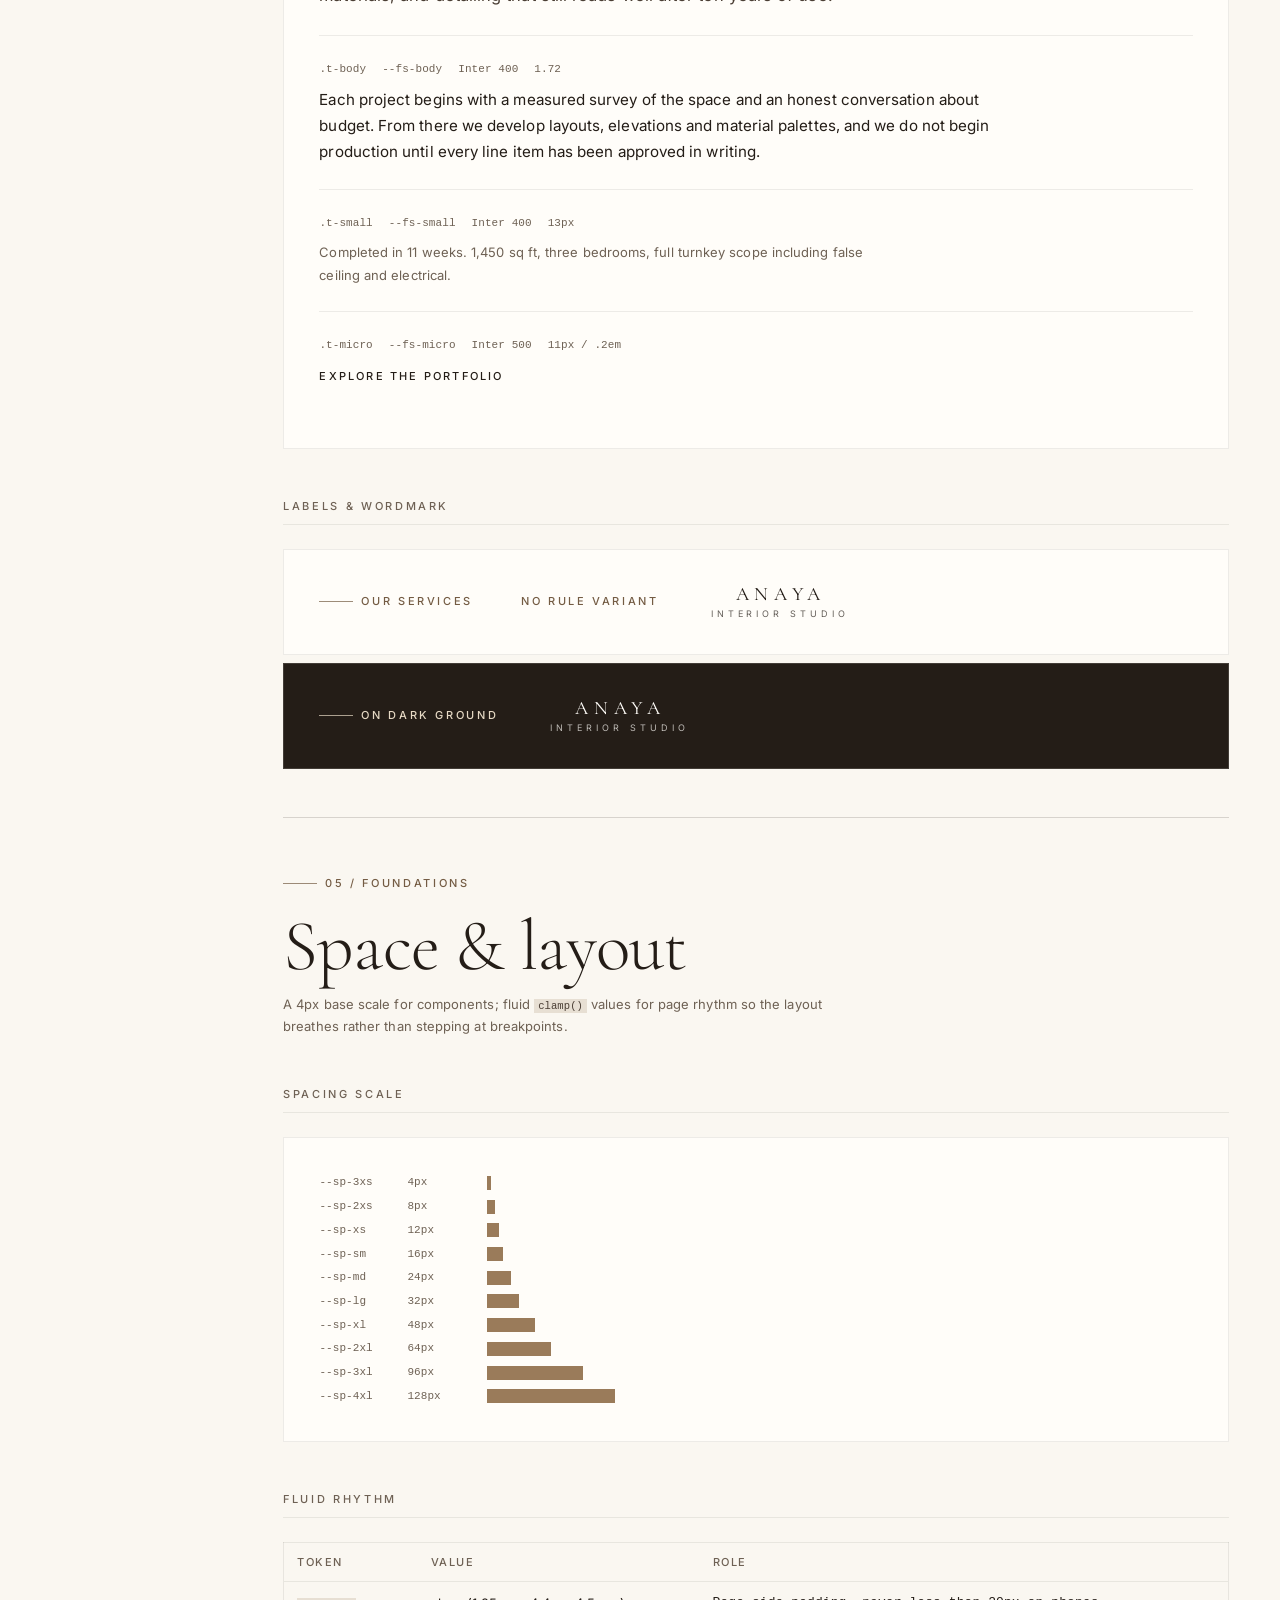
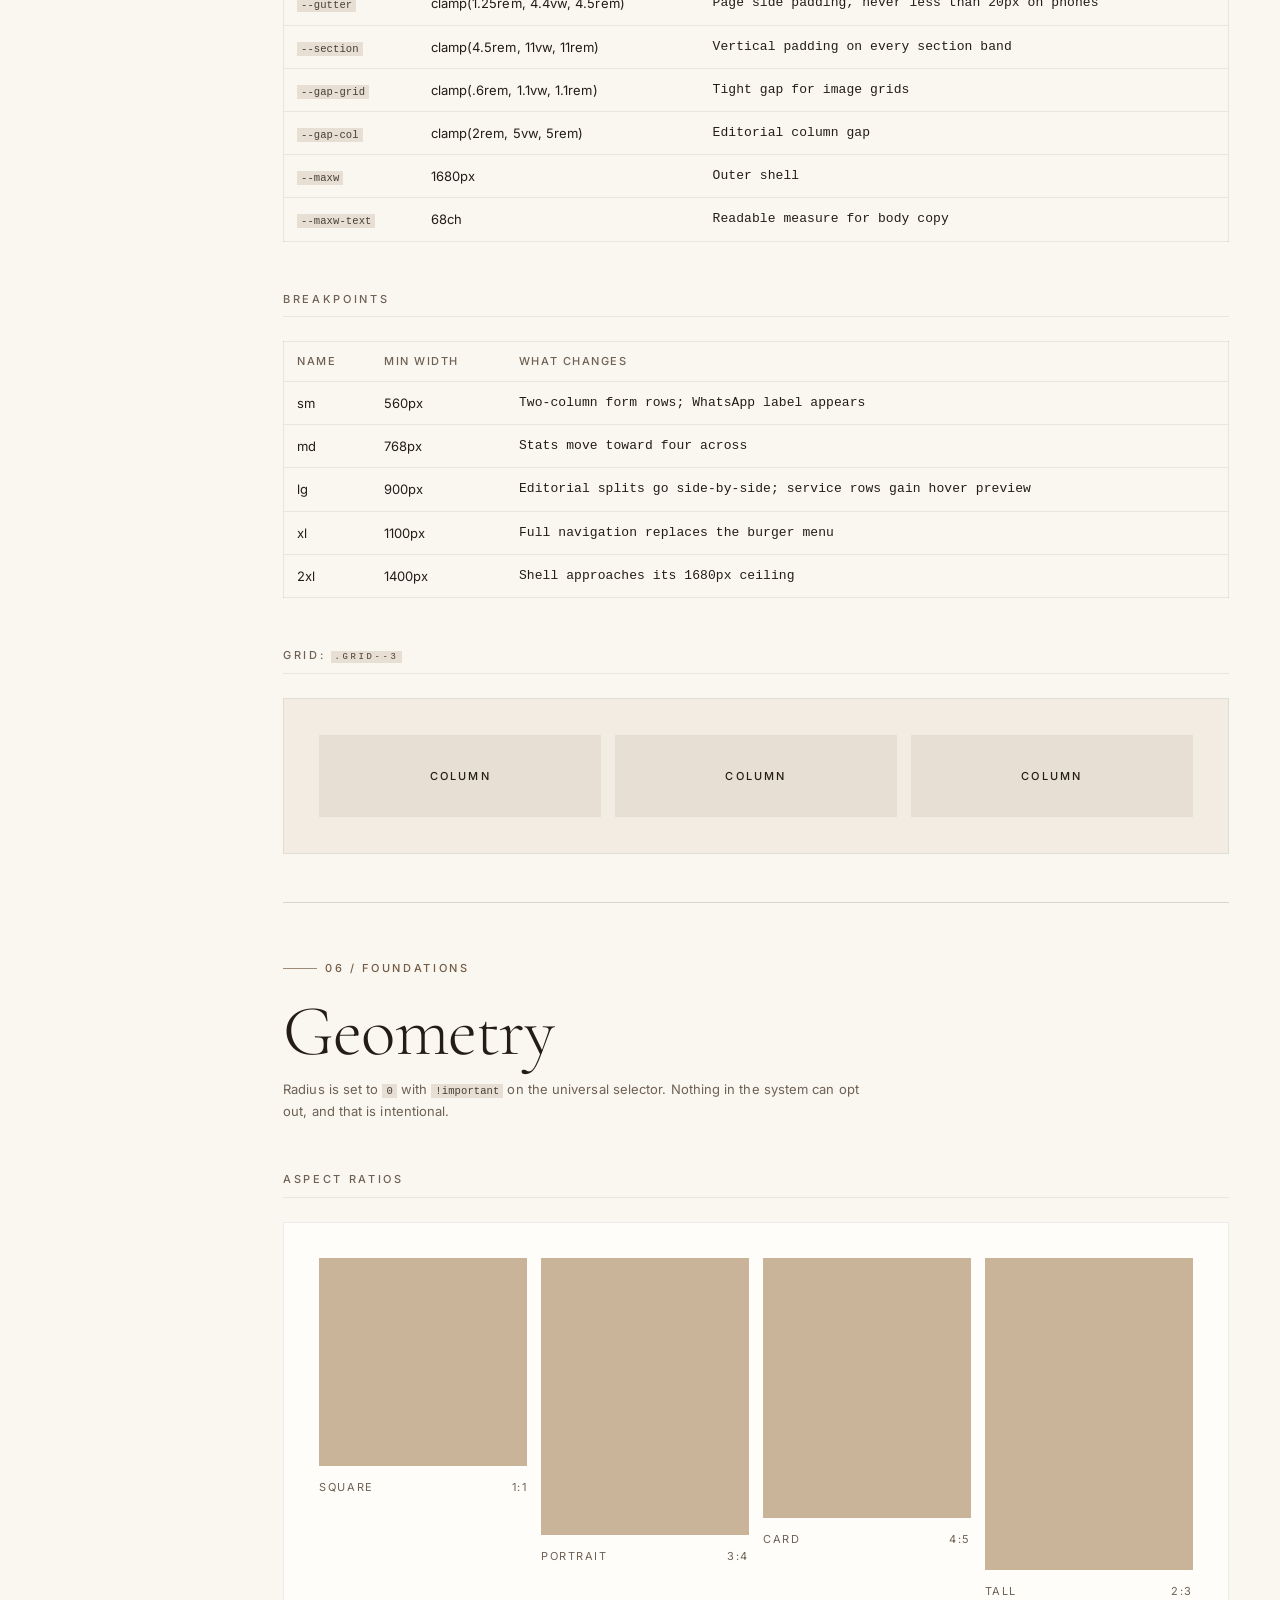
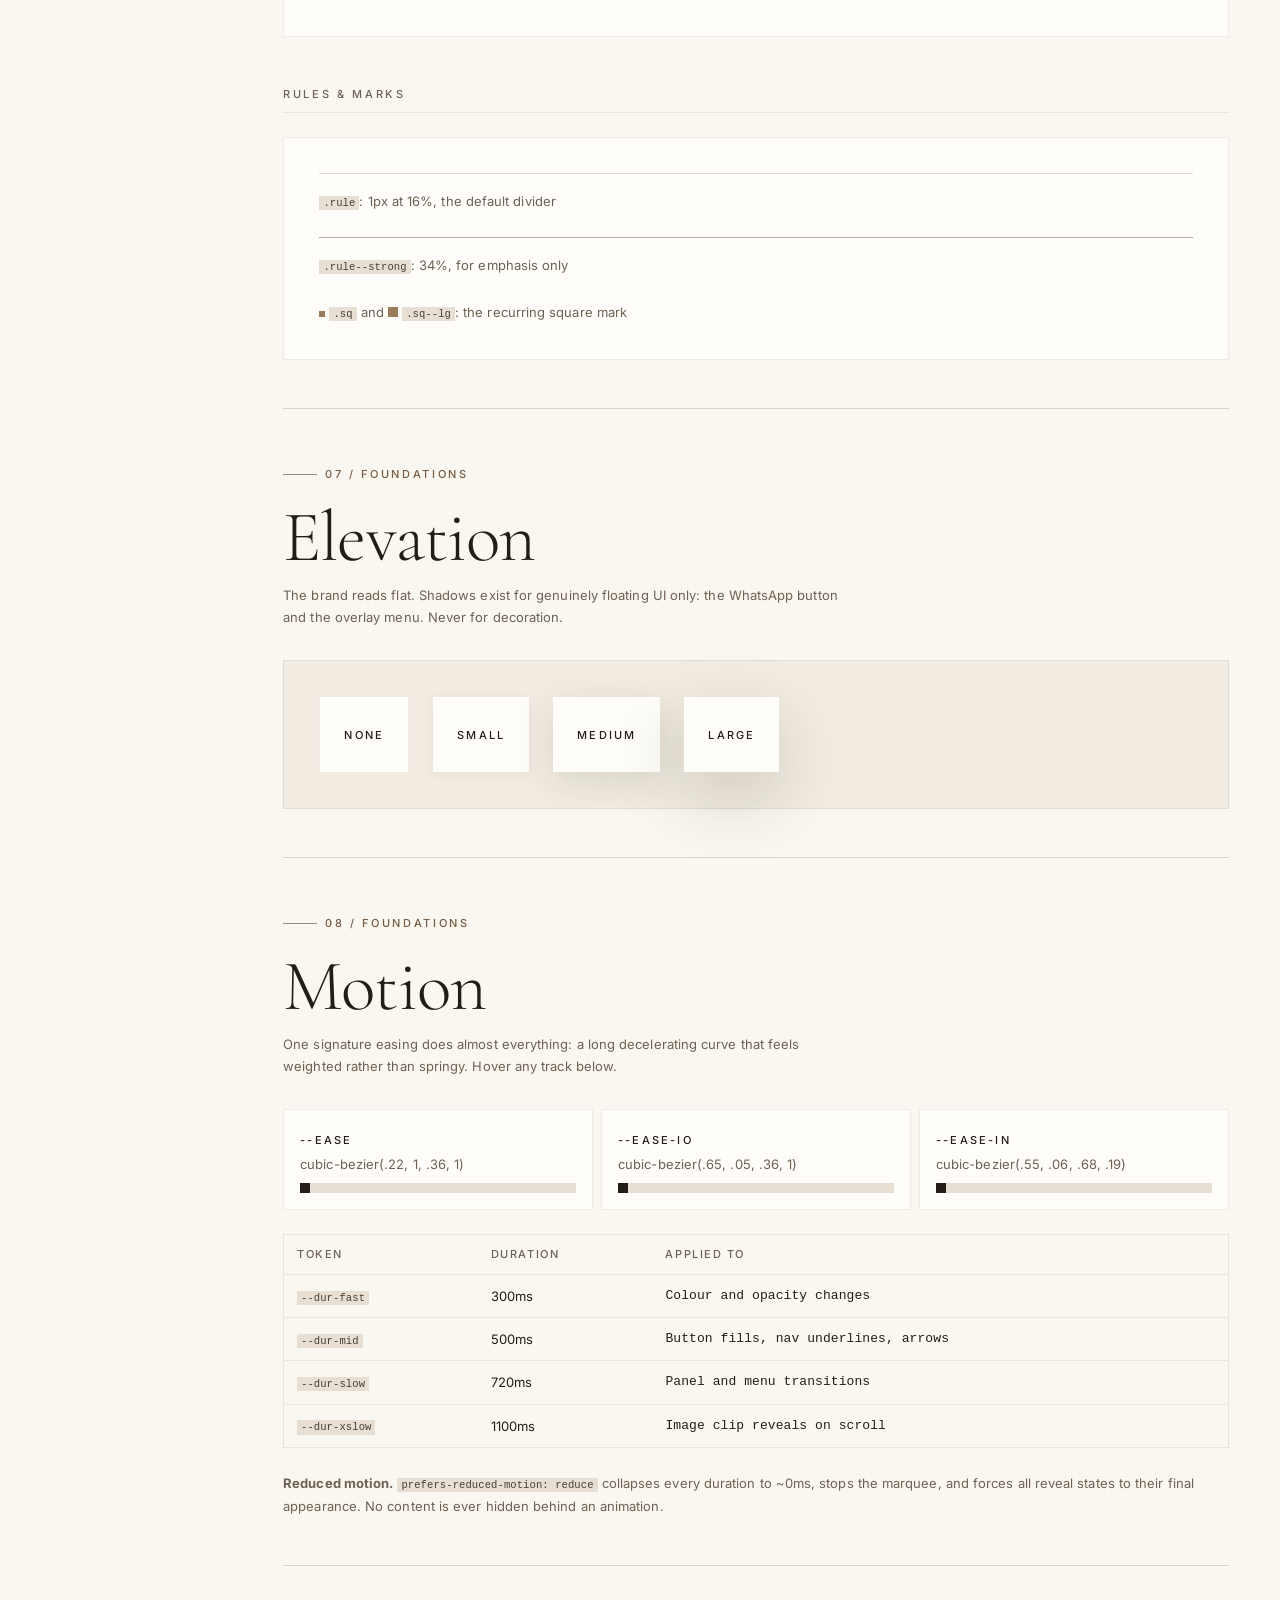
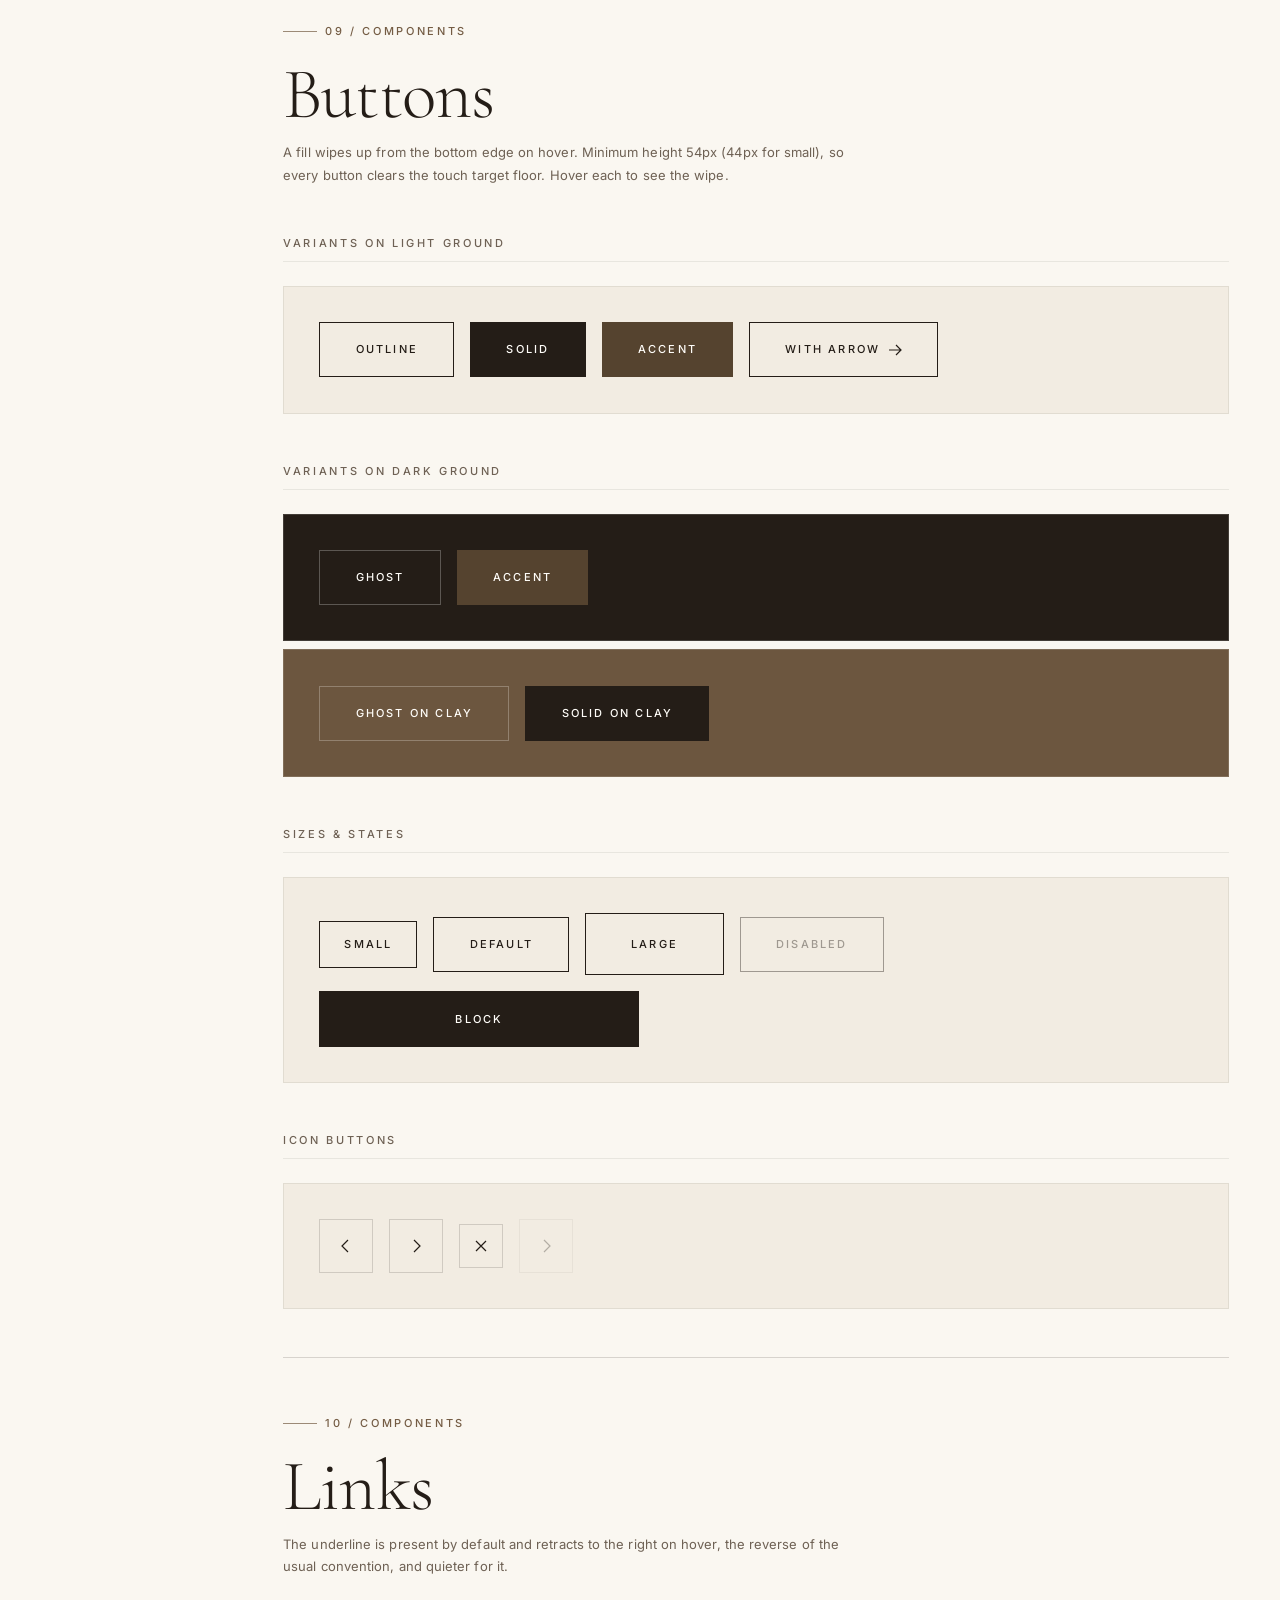
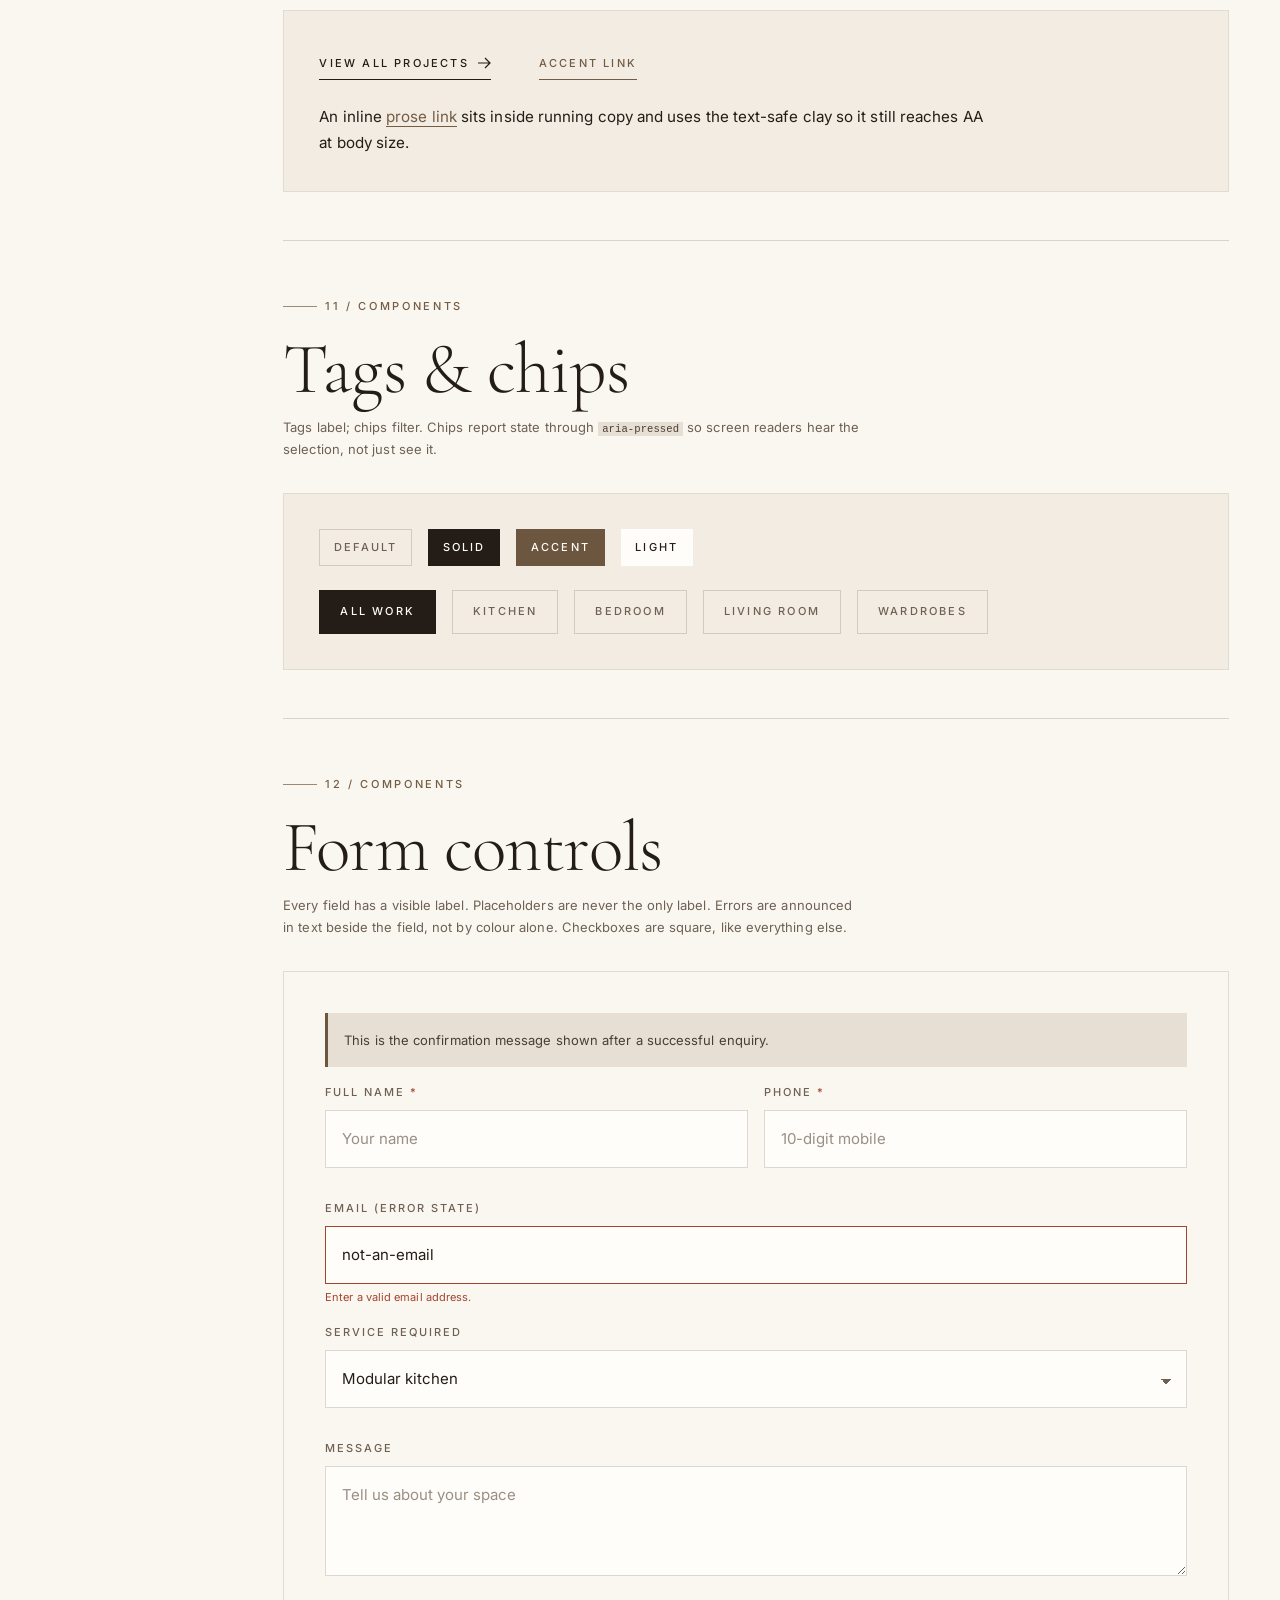
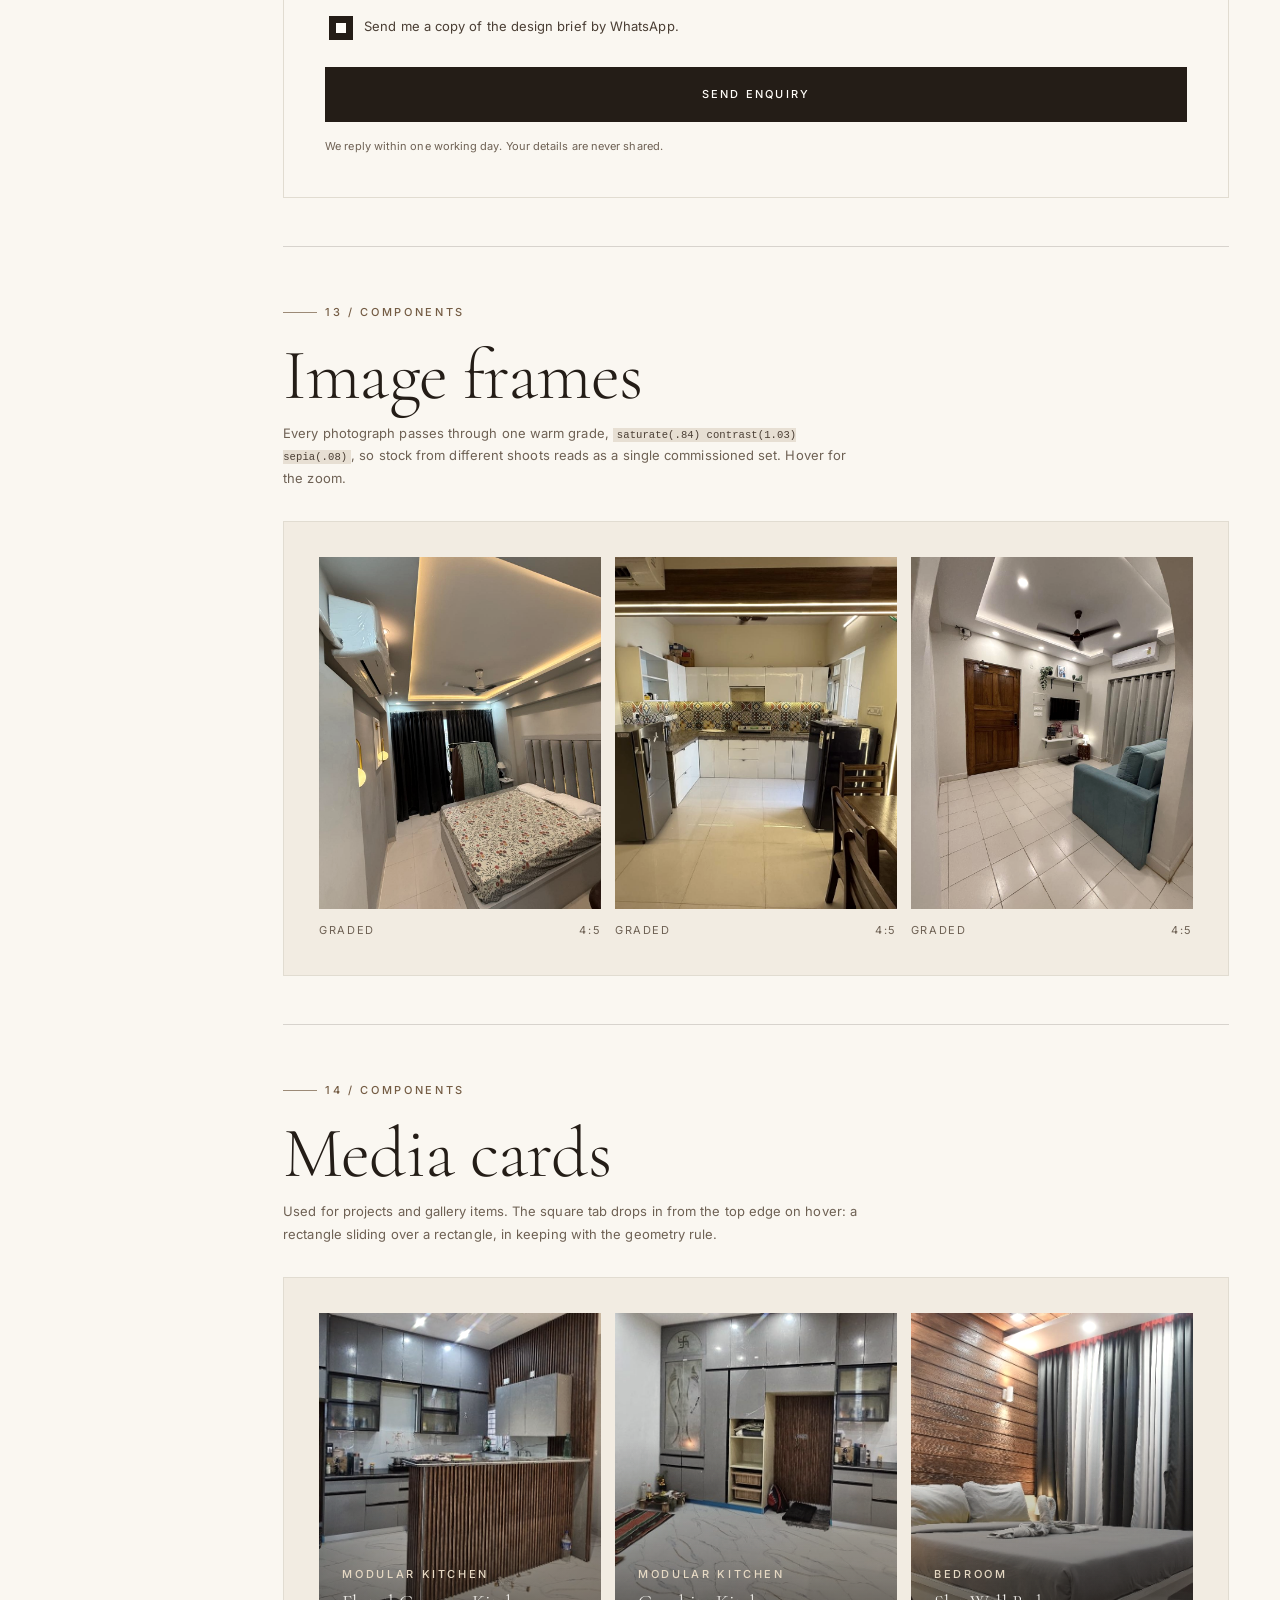
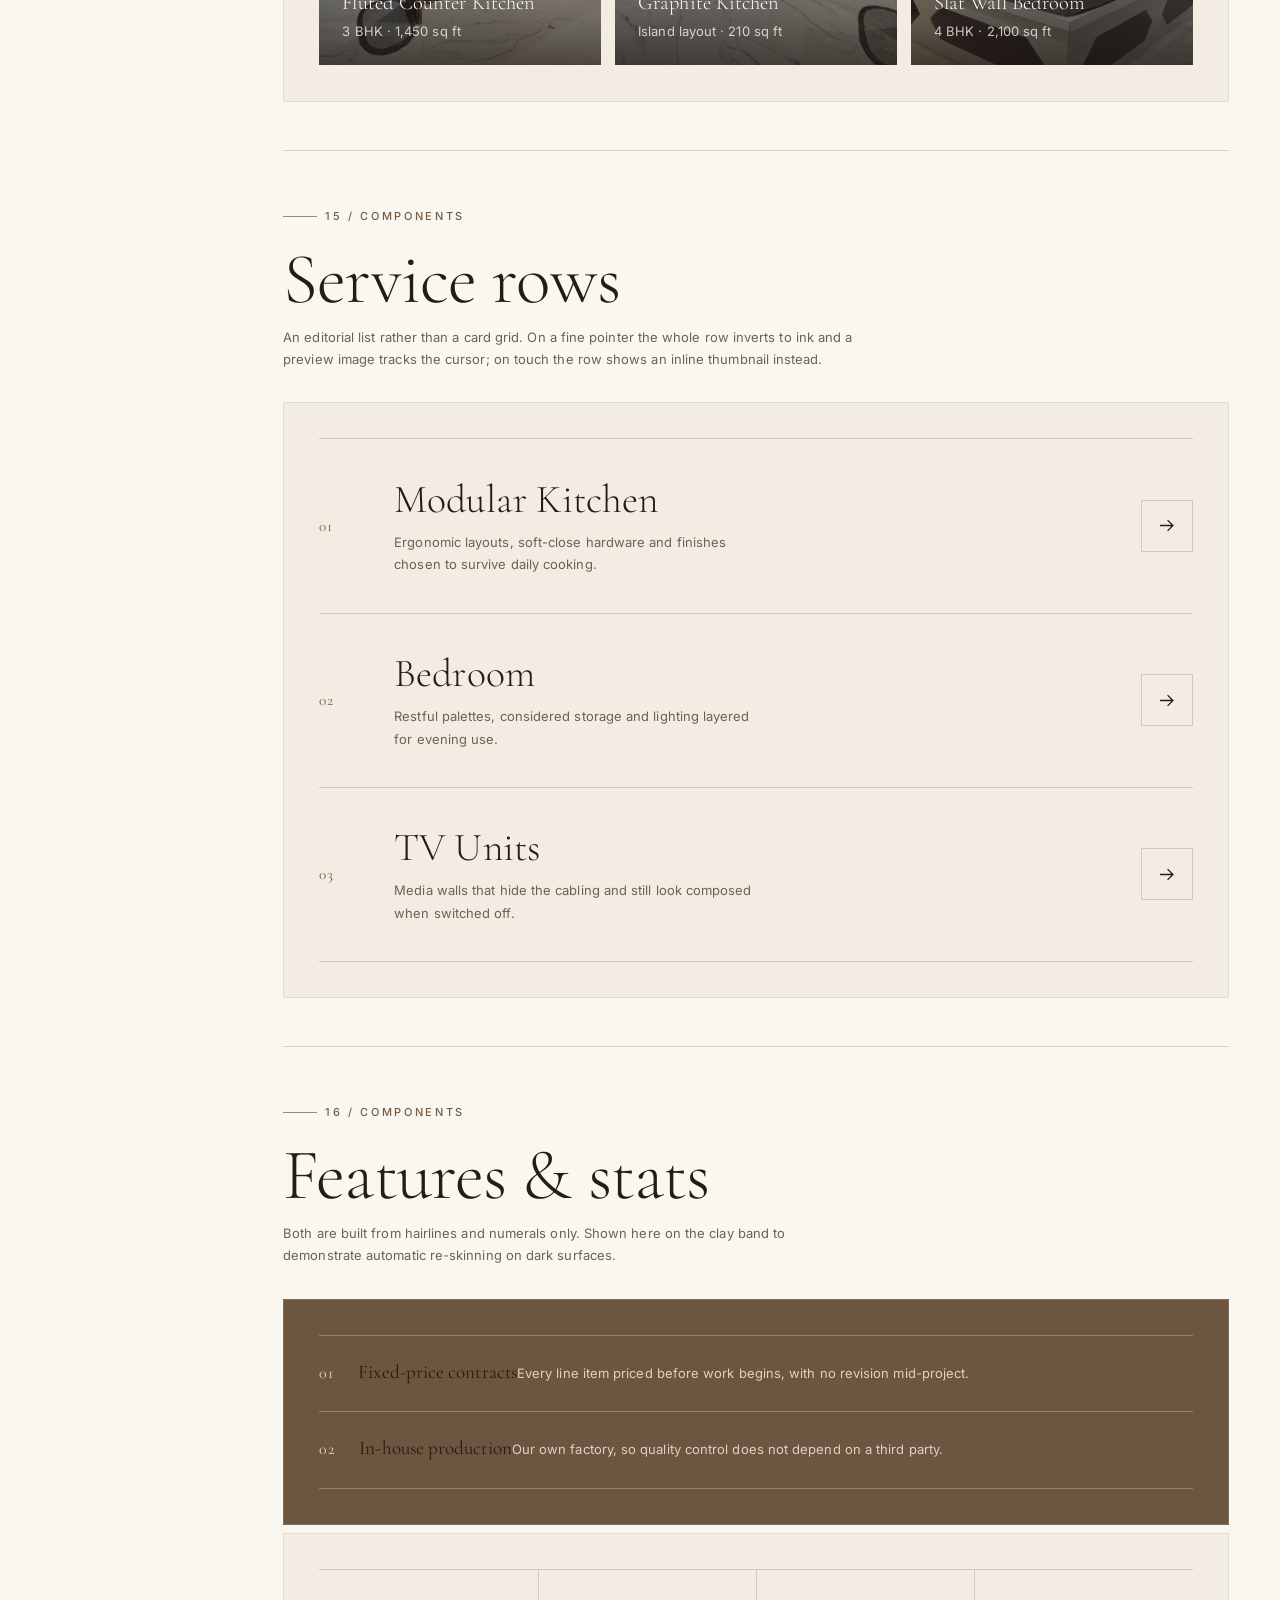
<file: design-system.html>
<!doctype html>
<html lang="en">
<head>
<meta charset="utf-8">
<meta name="viewport" content="width=device-width, initial-scale=1">
<title>Design System | Anaya Interiors</title>
<meta name="description" content="Foundations and components for the Anaya Interiors website.">
<meta name="robots" content="noindex">
<link rel="preconnect" href="https://fonts.googleapis.com">
<link rel="preconnect" href="https://fonts.gstatic.com" crossorigin>
<link href="https://fonts.googleapis.com/css2?family=Cormorant+Garamond:ital,wght@0,300;0,400;0,500;1,300;1,400&family=Inter:wght@300;400;500;600&display=swap" rel="stylesheet">
<link rel="stylesheet" href="assets/css/tokens.css">
<link rel="stylesheet" href="assets/css/base.css">
<link rel="stylesheet" href="assets/css/components.css">
<link rel="stylesheet" href="assets/css/design-system.css">
</head>
<body style="background:var(--c-paper)">

<header class="ds-top">
  <div class="wordmark" style="text-align:left">
    <span class="wordmark__name">Anaya</span>
    <span class="wordmark__sub">Design System</span>
  </div>
  <div class="ds-top__meta">
    <span>v1.0</span>
    <span>Rectangles only</span>
    <span>WCAG AA</span>
  </div>
</header>

<div class="ds-layout">

  <!-- ============ TOC ============ -->
  <aside class="ds-nav">
    <h4>Foundations</h4>
    <a href="#principles">Principles</a>
    <a href="#colour">Colour</a>
    <a href="#contrast">Contrast matrix</a>
    <a href="#type">Typography</a>
    <a href="#space">Space &amp; layout</a>
    <a href="#geometry">Geometry</a>
    <a href="#elevation">Elevation</a>
    <a href="#motion">Motion</a>
    <h4>Components</h4>
    <a href="#buttons">Buttons</a>
    <a href="#links">Links</a>
    <a href="#tags">Tags &amp; chips</a>
    <a href="#forms">Form controls</a>
    <a href="#frames">Image frames</a>
    <a href="#cards">Media cards</a>
    <a href="#rows">Service rows</a>
    <a href="#feats">Features &amp; stats</a>
    <a href="#quotes">Testimonials</a>
    <a href="#marquee">Marquee</a>
    <a href="#nav">Header &amp; menu</a>
    <a href="#footer">Footer</a>
    <a href="#float">Floating actions</a>
    <h4>Practice</h4>
    <a href="#motion-rv">Reveal patterns</a>
    <a href="#a11y">Accessibility</a>
  </aside>

  <main class="ds-main">

    <!-- ============ PRINCIPLES ============ -->
    <section class="ds-sec" id="principles">
      <div class="ds-sec__head">
        <span class="eyebrow">01 / Foundations</span>
        <h1 class="t-d2" style="margin-top:var(--sp-sm)">Principles</h1>
        <p>Five rules that decide every judgement call below. When a choice is ambiguous, the rule wins.</p>
      </div>
      <div class="ds-rules">
        <div class="ds-rule ds-rule--do">
          <h5>The system holds</h5>
          <ul>
            <li><b>Everything is a rectangle.</b> Radius is forced to 0 globally. Buttons, images, inputs, avatars and tags are all square-cornered. This is the brand's strongest signature.</li>
            <li><b>The hairline is the divider.</b> A 1px warm-black rule at 16% opacity separates content. Boxes and shadows are a last resort.</li>
            <li><b>Two typefaces, no more.</b> A light display serif carries voice; a neutral sans carries information.</li>
            <li><b>Warmth is non-negotiable.</b> Every neutral is warm-biased. No pure black, no pure white, no cool grey.</li>
            <li><b>Space is the luxury.</b> Generous negative space does the work that decoration would otherwise do.</li>
          </ul>
        </div>
        <div class="ds-rule ds-rule--dont">
          <h5>What breaks it</h5>
          <ul>
            <li>Rounded corners or circular crops anywhere, including avatars and icon buttons.</li>
            <li>A second accent hue. The clay family is the only colour; photography supplies the rest.</li>
            <li>Drop shadows used for decoration rather than for genuinely floating UI.</li>
            <li>Body text set in the display serif, or headings set in the sans.</li>
            <li>Ungraded photography. Mixed stock must pass through the warm grade to read as one world.</li>
          </ul>
        </div>
      </div>
    </section>

    <!-- ============ COLOUR ============ -->
    <section class="ds-sec" id="colour">
      <div class="ds-sec__head">
        <span class="eyebrow">02 / Foundations</span>
        <h2 class="t-d2" style="margin-top:var(--sp-sm)">Colour</h2>
        <p>One hue family, 25-38°, from espresso to warm white. Two tokens are <b>fill-only</b> and must never carry small text. The contrast matrix below shows why.</p>
      </div>

      <div class="ds-block">
        <h3 class="ds-block__t">Core palette</h3>
        <div class="ds-sw-grid" id="swatches"></div>
      </div>

      <div class="ds-block">
        <h3 class="ds-block__t">Semantic roles: use these in components</h3>
        <table class="ds-table">
          <thead><tr><th>Role</th><th>Maps to</th><th>Used for</th></tr></thead>
          <tbody>
            <tr><td><code>--surface</code></td><td>cream</td><td>Default page ground</td></tr>
            <tr><td><code>--surface-raised</code></td><td>paper</td><td>Cards, forms, lifted panels</td></tr>
            <tr><td><code>--surface-sunken</code></td><td>stone</td><td>Inset panels, image placeholders</td></tr>
            <tr><td><code>--surface-invert</code></td><td>ink</td><td>Footer, dark CTA bands</td></tr>
            <tr><td><code>--surface-brand</code></td><td>deep clay</td><td>The brown feature band</td></tr>
            <tr><td><code>--text</code></td><td>ink</td><td>Primary copy and headings</td></tr>
            <tr><td><code>--text-2</code></td><td>bark</td><td>Lead paragraphs, secondary copy</td></tr>
            <tr><td><code>--text-muted</code></td><td>driftwood</td><td>Captions, meta, labels</td></tr>
            <tr><td><code>--text-accent</code></td><td>clay, text-safe</td><td>Eyebrows, links, numerals</td></tr>
          </tbody>
        </table>
        <p class="t-small u-mt-md">Dark surfaces (<code>.section--invert</code>, <code>.section--brand</code>, <code>.on-dark</code>) remap these roles automatically, so a component dropped onto a dark band re-skins itself without a variant class.</p>
      </div>

      <div class="ds-block">
        <h3 class="ds-block__t">Surface stack</h3>
        <div class="ds-row" style="gap:0">
          <div style="flex:1;min-width:120px;background:var(--c-cream);padding:var(--sp-lg) var(--sp-sm);text-align:center"><span class="t-micro">Cream</span></div>
          <div style="flex:1;min-width:120px;background:var(--c-paper);padding:var(--sp-lg) var(--sp-sm);text-align:center"><span class="t-micro">Paper</span></div>
          <div style="flex:1;min-width:120px;background:var(--c-stone);padding:var(--sp-lg) var(--sp-sm);text-align:center"><span class="t-micro">Stone</span></div>
          <div style="flex:1;min-width:120px;background:var(--c-mocha-dp);padding:var(--sp-lg) var(--sp-sm);text-align:center;color:var(--c-white)"><span class="t-micro">Deep clay</span></div>
          <div style="flex:1;min-width:120px;background:var(--c-ink);padding:var(--sp-lg) var(--sp-sm);text-align:center;color:var(--c-white)"><span class="t-micro">Ink</span></div>
        </div>
      </div>
    </section>

    <!-- ============ CONTRAST ============ -->
    <section class="ds-sec" id="contrast">
      <div class="ds-sec__head">
        <span class="eyebrow">03 / Foundations</span>
        <h2 class="t-d2" style="margin-top:var(--sp-sm)">Contrast matrix</h2>
        <p>Computed live from the tokens in this page. Every pairing the site actually uses must reach 4.5:1. Pairings marked <b>fill-only</b> are deliberately excluded from text use.</p>
      </div>
      <table class="ds-table" id="contrast-table">
        <thead><tr><th>Foreground</th><th>Background</th><th>Ratio</th><th>Grade</th><th>Specimen</th></tr></thead>
        <tbody></tbody>
      </table>
      <p class="t-small u-mt-md"><b>Fill-only tokens.</b> <code>--c-mocha</code> (#9A7B5A) and <code>--c-sand</code> (#C9B49A) are reserved for solid shapes, rules and square accents. Small text on them lands around 4.2:1, below AA, so text-safe siblings <code>--c-mocha-tx</code> and <code>--c-sand-lt</code> exist for that purpose.</p>
    </section>

    <!-- ============ TYPE ============ -->
    <section class="ds-sec" id="type">
      <div class="ds-sec__head">
        <span class="eyebrow">04 / Foundations</span>
        <h2 class="t-d2" style="margin-top:var(--sp-sm)">Typography</h2>
        <p>Cormorant Garamond at weight 300 for voice; Inter for information. The serif is never used below 1.1rem, and the sans is never used above 1.3rem.</p>
      </div>

      <div class="ds-block">
        <h3 class="ds-block__t">Scale</h3>
        <div class="ds-stage">
          <div class="ds-spec">
            <div class="ds-spec__meta"><span>.t-d1</span><span>--fs-d1</span><span>clamp(2.9rem, 8.2vw, 8.6rem)</span><span>300</span></div>
            <div class="t-d1" style="letter-spacing:.055em;text-transform:uppercase">Anaya</div>
          </div>
          <div class="ds-spec">
            <div class="ds-spec__meta"><span>.t-d2</span><span>--fs-d2</span><span>clamp(2.3rem, 5.6vw, 5.2rem)</span><span>300</span></div>
            <div class="t-d2">Interiors made to be lived in</div>
          </div>
          <div class="ds-spec">
            <div class="ds-spec__meta"><span>.t-h2</span><span>--fs-h2</span><span>clamp(1.9rem, 4.1vw, 3.7rem)</span><span>300</span></div>
            <div class="t-h2">A considered <em>approach</em> to every room</div>
          </div>
          <div class="ds-spec">
            <div class="ds-spec__meta"><span>.t-h3</span><span>--fs-h3</span><span>clamp(1.35rem, 2.1vw, 1.95rem)</span><span>400</span></div>
            <div class="t-h3">Modular kitchen design</div>
          </div>
          <div class="ds-spec">
            <div class="ds-spec__meta"><span>.t-h4</span><span>--fs-h4</span><span>clamp(1.1rem, 1.5vw, 1.3rem)</span><span>400</span></div>
            <div class="t-h4">Transparent, itemised pricing</div>
          </div>
          <div class="ds-spec">
            <div class="ds-spec__meta"><span>.t-lead</span><span>--fs-lead</span><span>Inter 400</span><span>1.8</span></div>
            <p class="t-lead t-measure">We design interiors that hold up to daily life: considered proportions, honest materials, and detailing that still reads well after ten years of use.</p>
          </div>
          <div class="ds-spec">
            <div class="ds-spec__meta"><span>.t-body</span><span>--fs-body</span><span>Inter 400</span><span>1.72</span></div>
            <p class="t-measure">Each project begins with a measured survey of the space and an honest conversation about budget. From there we develop layouts, elevations and material palettes, and we do not begin production until every line item has been approved in writing.</p>
          </div>
          <div class="ds-spec">
            <div class="ds-spec__meta"><span>.t-small</span><span>--fs-small</span><span>Inter 400</span><span>13px</span></div>
            <p class="t-small t-measure">Completed in 11 weeks. 1,450 sq ft, three bedrooms, full turnkey scope including false ceiling and electrical.</p>
          </div>
          <div class="ds-spec">
            <div class="ds-spec__meta"><span>.t-micro</span><span>--fs-micro</span><span>Inter 500</span><span>11px / .2em</span></div>
            <span class="t-micro">Explore the portfolio</span>
          </div>
        </div>
      </div>

      <div class="ds-block">
        <h3 class="ds-block__t">Labels &amp; wordmark</h3>
        <div class="ds-stage ds-row" style="gap:var(--sp-xl)">
          <span class="eyebrow">Our services</span>
          <span class="eyebrow eyebrow--bare">No rule variant</span>
          <div class="wordmark"><span class="wordmark__name">Anaya</span><span class="wordmark__sub">Interior Studio</span></div>
        </div>
        <div class="ds-stage ds-stage--ink ds-row on-dark" style="gap:var(--sp-xl)">
          <span class="eyebrow">On dark ground</span>
          <div class="wordmark" style="color:var(--c-white)"><span class="wordmark__name">Anaya</span><span class="wordmark__sub">Interior Studio</span></div>
        </div>
      </div>
    </section>

    <!-- ============ SPACE ============ -->
    <section class="ds-sec" id="space">
      <div class="ds-sec__head">
        <span class="eyebrow">05 / Foundations</span>
        <h2 class="t-d2" style="margin-top:var(--sp-sm)">Space &amp; layout</h2>
        <p>A 4px base scale for components; fluid <code>clamp()</code> values for page rhythm so the layout breathes rather than stepping at breakpoints.</p>
      </div>

      <div class="ds-block">
        <h3 class="ds-block__t">Spacing scale</h3>
        <div class="ds-stage"><div class="ds-scale" id="scale"></div></div>
      </div>

      <div class="ds-block">
        <h3 class="ds-block__t">Fluid rhythm</h3>
        <table class="ds-table">
          <thead><tr><th>Token</th><th>Value</th><th>Role</th></tr></thead>
          <tbody>
            <tr><td><code>--gutter</code></td><td>clamp(1.25rem, 4.4vw, 4.5rem)</td><td>Page side padding, never less than 20px on phones</td></tr>
            <tr><td><code>--section</code></td><td>clamp(4.5rem, 11vw, 11rem)</td><td>Vertical padding on every section band</td></tr>
            <tr><td><code>--gap-grid</code></td><td>clamp(.6rem, 1.1vw, 1.1rem)</td><td>Tight gap for image grids</td></tr>
            <tr><td><code>--gap-col</code></td><td>clamp(2rem, 5vw, 5rem)</td><td>Editorial column gap</td></tr>
            <tr><td><code>--maxw</code></td><td>1680px</td><td>Outer shell</td></tr>
            <tr><td><code>--maxw-text</code></td><td>68ch</td><td>Readable measure for body copy</td></tr>
          </tbody>
        </table>
      </div>

      <div class="ds-block">
        <h3 class="ds-block__t">Breakpoints</h3>
        <table class="ds-table">
          <thead><tr><th>Name</th><th>Min width</th><th>What changes</th></tr></thead>
          <tbody>
            <tr><td>sm</td><td>560px</td><td>Two-column form rows; WhatsApp label appears</td></tr>
            <tr><td>md</td><td>768px</td><td>Stats move toward four across</td></tr>
            <tr><td>lg</td><td>900px</td><td>Editorial splits go side-by-side; service rows gain hover preview</td></tr>
            <tr><td>xl</td><td>1100px</td><td>Full navigation replaces the burger menu</td></tr>
            <tr><td>2xl</td><td>1400px</td><td>Shell approaches its 1680px ceiling</td></tr>
          </tbody>
        </table>
      </div>

      <div class="ds-block">
        <h3 class="ds-block__t">Grid: <code>.grid--3</code></h3>
        <div class="ds-stage ds-stage--cream">
          <div class="grid grid--3">
            <div style="background:var(--c-stone);padding:var(--sp-lg);text-align:center" class="t-micro">Column</div>
            <div style="background:var(--c-stone);padding:var(--sp-lg);text-align:center" class="t-micro">Column</div>
            <div style="background:var(--c-stone);padding:var(--sp-lg);text-align:center" class="t-micro">Column</div>
          </div>
        </div>
      </div>
    </section>

    <!-- ============ GEOMETRY ============ -->
    <section class="ds-sec" id="geometry">
      <div class="ds-sec__head">
        <span class="eyebrow">06 / Foundations</span>
        <h2 class="t-d2" style="margin-top:var(--sp-sm)">Geometry</h2>
        <p>Radius is set to <code>0</code> with <code>!important</code> on the universal selector. Nothing in the system can opt out, and that is intentional.</p>
      </div>
      <div class="ds-block">
        <h3 class="ds-block__t">Aspect ratios</h3>
        <div class="ds-stage">
          <div class="grid grid--4">
            <figure><div class="frame frame--square" style="background:var(--c-sand)"></div><figcaption class="caption"><span>Square</span><span>1:1</span></figcaption></figure>
            <figure><div class="frame frame--portrait" style="background:var(--c-sand)"></div><figcaption class="caption"><span>Portrait</span><span>3:4</span></figcaption></figure>
            <figure><div class="frame frame--card" style="background:var(--c-sand)"></div><figcaption class="caption"><span>Card</span><span>4:5</span></figcaption></figure>
            <figure><div class="frame frame--tall" style="background:var(--c-sand)"></div><figcaption class="caption"><span>Tall</span><span>2:3</span></figcaption></figure>
          </div>
        </div>
      </div>
      <div class="ds-block">
        <h3 class="ds-block__t">Rules &amp; marks</h3>
        <div class="ds-stage">
          <hr class="rule"><p class="t-small u-mt-sm"><code>.rule</code>: 1px at 16%, the default divider</p>
          <hr class="rule rule--strong u-mt-md"><p class="t-small u-mt-sm"><code>.rule--strong</code>: 34%, for emphasis only</p>
          <p class="u-mt-md t-small"><span class="sq"></span> <code>.sq</code> and <span class="sq sq--lg"></span> <code>.sq--lg</code>: the recurring square mark</p>
        </div>
      </div>
    </section>

    <!-- ============ ELEVATION ============ -->
    <section class="ds-sec" id="elevation">
      <div class="ds-sec__head">
        <span class="eyebrow">07 / Foundations</span>
        <h2 class="t-d2" style="margin-top:var(--sp-sm)">Elevation</h2>
        <p>The brand reads flat. Shadows exist for genuinely floating UI only: the WhatsApp button and the overlay menu. Never for decoration.</p>
      </div>
      <div class="ds-stage ds-stage--cream">
        <div class="ds-row" style="gap:var(--sp-md)">
          <div style="background:var(--c-white);padding:var(--sp-md);box-shadow:var(--shadow-none);border:var(--bw) solid var(--line-soft)"><span class="t-micro">None</span></div>
          <div style="background:var(--c-white);padding:var(--sp-md);box-shadow:var(--shadow-sm)"><span class="t-micro">Small</span></div>
          <div style="background:var(--c-white);padding:var(--sp-md);box-shadow:var(--shadow-md)"><span class="t-micro">Medium</span></div>
          <div style="background:var(--c-white);padding:var(--sp-md);box-shadow:var(--shadow-lg)"><span class="t-micro">Large</span></div>
        </div>
      </div>
    </section>

    <!-- ============ MOTION ============ -->
    <section class="ds-sec" id="motion">
      <div class="ds-sec__head">
        <span class="eyebrow">08 / Foundations</span>
        <h2 class="t-d2" style="margin-top:var(--sp-sm)">Motion</h2>
        <p>One signature easing does almost everything: a long decelerating curve that feels weighted rather than springy. Hover any track below.</p>
      </div>
      <div class="ds-ease">
        <div class="ds-ease__cell">
          <span class="t-micro">--ease</span>
          <p class="t-small">cubic-bezier(.22, 1, .36, 1)</p>
          <div class="ds-ease__track"><i class="ds-ease__dot" style="transition-timing-function:cubic-bezier(.22,1,.36,1)"></i></div>
        </div>
        <div class="ds-ease__cell">
          <span class="t-micro">--ease-io</span>
          <p class="t-small">cubic-bezier(.65, .05, .36, 1)</p>
          <div class="ds-ease__track"><i class="ds-ease__dot" style="transition-timing-function:cubic-bezier(.65,.05,.36,1)"></i></div>
        </div>
        <div class="ds-ease__cell">
          <span class="t-micro">--ease-in</span>
          <p class="t-small">cubic-bezier(.55, .06, .68, .19)</p>
          <div class="ds-ease__track"><i class="ds-ease__dot" style="transition-timing-function:cubic-bezier(.55,.06,.68,.19)"></i></div>
        </div>
      </div>
      <table class="ds-table u-mt-md">
        <thead><tr><th>Token</th><th>Duration</th><th>Applied to</th></tr></thead>
        <tbody>
          <tr><td><code>--dur-fast</code></td><td>300ms</td><td>Colour and opacity changes</td></tr>
          <tr><td><code>--dur-mid</code></td><td>500ms</td><td>Button fills, nav underlines, arrows</td></tr>
          <tr><td><code>--dur-slow</code></td><td>720ms</td><td>Panel and menu transitions</td></tr>
          <tr><td><code>--dur-xslow</code></td><td>1100ms</td><td>Image clip reveals on scroll</td></tr>
        </tbody>
      </table>
      <p class="t-small u-mt-md"><b>Reduced motion.</b> <code>prefers-reduced-motion: reduce</code> collapses every duration to ~0ms, stops the marquee, and forces all reveal states to their final appearance. No content is ever hidden behind an animation.</p>
    </section>

    <!-- ============ BUTTONS ============ -->
    <section class="ds-sec" id="buttons">
      <div class="ds-sec__head">
        <span class="eyebrow">09 / Components</span>
        <h2 class="t-d2" style="margin-top:var(--sp-sm)">Buttons</h2>
        <p>A fill wipes up from the bottom edge on hover. Minimum height 54px (44px for small), so every button clears the touch target floor. Hover each to see the wipe.</p>
      </div>
      <div class="ds-block">
        <h3 class="ds-block__t">Variants on light ground</h3>
        <div class="ds-stage ds-stage--cream">
          <div class="ds-row">
            <a href="#buttons" class="btn"><span>Outline</span></a>
            <a href="#buttons" class="btn btn--solid"><span>Solid</span></a>
            <a href="#buttons" class="btn btn--accent"><span>Accent</span></a>
            <a href="#buttons" class="btn"><span>With arrow</span><svg class="arw" width="14" height="14" viewBox="0 0 14 14" fill="none" aria-hidden="true"><path d="M1 7h12M8 2l5 5-5 5" stroke="currentColor" stroke-width="1.2"/></svg></a>
          </div>
        </div>
      </div>
      <div class="ds-block">
        <h3 class="ds-block__t">Variants on dark ground</h3>
        <div class="ds-stage ds-stage--ink on-dark">
          <div class="ds-row">
            <a href="#buttons" class="btn btn--ghost"><span>Ghost</span></a>
            <a href="#buttons" class="btn btn--accent"><span>Accent</span></a>
          </div>
        </div>
        <div class="ds-stage ds-stage--brand on-dark">
          <div class="ds-row">
            <a href="#buttons" class="btn btn--ghost"><span>Ghost on clay</span></a>
            <a href="#buttons" class="btn btn--solid"><span>Solid on clay</span></a>
          </div>
        </div>
      </div>
      <div class="ds-block">
        <h3 class="ds-block__t">Sizes &amp; states</h3>
        <div class="ds-stage ds-stage--cream">
          <div class="ds-row">
            <a href="#buttons" class="btn btn--sm"><span>Small</span></a>
            <a href="#buttons" class="btn"><span>Default</span></a>
            <a href="#buttons" class="btn btn--lg"><span>Large</span></a>
            <button class="btn" disabled><span>Disabled</span></button>
          </div>
          <div style="max-width:320px;margin-top:var(--sp-sm)">
            <a href="#buttons" class="btn btn--solid btn--block"><span>Block</span></a>
          </div>
        </div>
      </div>
      <div class="ds-block">
        <h3 class="ds-block__t">Icon buttons</h3>
        <div class="ds-stage ds-stage--cream">
          <div class="ds-row">
            <button class="ibtn" aria-label="Previous"><svg viewBox="0 0 16 16" fill="none" aria-hidden="true"><path d="M10 2L4 8l6 6" stroke="currentColor" stroke-width="1.2"/></svg></button>
            <button class="ibtn" aria-label="Next"><svg viewBox="0 0 16 16" fill="none" aria-hidden="true"><path d="M6 2l6 6-6 6" stroke="currentColor" stroke-width="1.2"/></svg></button>
            <button class="ibtn ibtn--sm" aria-label="Close"><svg viewBox="0 0 16 16" fill="none" aria-hidden="true"><path d="M3 3l10 10M13 3L3 13" stroke="currentColor" stroke-width="1.2"/></svg></button>
            <button class="ibtn" aria-label="Disabled" disabled><svg viewBox="0 0 16 16" fill="none" aria-hidden="true"><path d="M6 2l6 6-6 6" stroke="currentColor" stroke-width="1.2"/></svg></button>
          </div>
        </div>
      </div>
    </section>

    <!-- ============ LINKS ============ -->
    <section class="ds-sec" id="links">
      <div class="ds-sec__head">
        <span class="eyebrow">10 / Components</span>
        <h2 class="t-d2" style="margin-top:var(--sp-sm)">Links</h2>
        <p>The underline is present by default and retracts to the right on hover, the reverse of the usual convention, and quieter for it.</p>
      </div>
      <div class="ds-stage ds-stage--cream">
        <div class="ds-row" style="gap:var(--sp-xl)">
          <a href="#links" class="link"><span>View all projects</span><svg class="arw" width="14" height="14" viewBox="0 0 14 14" fill="none" aria-hidden="true"><path d="M1 7h12M8 2l5 5-5 5" stroke="currentColor" stroke-width="1.2"/></svg></a>
          <a href="#links" class="link link--accent"><span>Accent link</span></a>
        </div>
        <p class="u-mt-md t-measure">An inline <a href="#links" class="link-inline">prose link</a> sits inside running copy and uses the text-safe clay so it still reaches AA at body size.</p>
      </div>
    </section>

    <!-- ============ TAGS ============ -->
    <section class="ds-sec" id="tags">
      <div class="ds-sec__head">
        <span class="eyebrow">11 / Components</span>
        <h2 class="t-d2" style="margin-top:var(--sp-sm)">Tags &amp; chips</h2>
        <p>Tags label; chips filter. Chips report state through <code>aria-pressed</code> so screen readers hear the selection, not just see it.</p>
      </div>
      <div class="ds-stage ds-stage--cream">
        <div class="ds-row">
          <span class="tag">Default</span>
          <span class="tag tag--solid">Solid</span>
          <span class="tag tag--accent">Accent</span>
          <span class="tag tag--light">Light</span>
        </div>
        <div class="ds-row u-mt-md">
          <button class="chip" aria-pressed="true">All work</button>
          <button class="chip" aria-pressed="false">Kitchen</button>
          <button class="chip" aria-pressed="false">Bedroom</button>
          <button class="chip" aria-pressed="false">Living room</button>
          <button class="chip" aria-pressed="false">Wardrobes</button>
        </div>
      </div>
    </section>

    <!-- ============ FORMS ============ -->
    <section class="ds-sec" id="forms">
      <div class="ds-sec__head">
        <span class="eyebrow">12 / Components</span>
        <h2 class="t-d2" style="margin-top:var(--sp-sm)">Form controls</h2>
        <p>Every field has a visible label. Placeholders are never the only label. Errors are announced in text beside the field, not by colour alone. Checkboxes are square, like everything else.</p>
      </div>
      <div class="ds-stage ds-stage--cream ds-stage--flush">
        <form class="form" novalidate>
          <div class="form__alert is-on">This is the confirmation message shown after a successful enquiry.</div>
          <div class="form-row form-row--2">
            <div class="field">
              <label for="ds-n">Full name <span class="req">*</span></label>
              <input class="input" id="ds-n" type="text" placeholder="Your name">
              <span class="field__err"></span>
            </div>
            <div class="field">
              <label for="ds-p">Phone <span class="req">*</span></label>
              <input class="input" id="ds-p" type="tel" placeholder="10-digit mobile">
              <span class="field__err"></span>
            </div>
          </div>
          <div class="field is-invalid">
            <label for="ds-e">Email (error state)</label>
            <input class="input" id="ds-e" type="email" value="not-an-email" aria-invalid="true" aria-describedby="ds-e-err">
            <span class="field__err" id="ds-e-err">Enter a valid email address.</span>
          </div>
          <div class="field">
            <label for="ds-s">Service required</label>
            <select class="select" id="ds-s">
              <option>Modular kitchen</option>
              <option>Bedroom</option>
              <option>Complete interiors</option>
            </select>
            <span class="field__err"></span>
          </div>
          <div class="field">
            <label for="ds-m">Message</label>
            <textarea class="textarea" id="ds-m" placeholder="Tell us about your space"></textarea>
            <span class="field__err"></span>
          </div>
          <label class="check"><input type="checkbox" checked><span>Send me a copy of the design brief by WhatsApp.</span></label>
          <div class="u-mt-md"><button type="button" class="btn btn--solid btn--block"><span>Send enquiry</span></button></div>
          <p class="form__note">We reply within one working day. Your details are never shared.</p>
        </form>
      </div>
    </section>

    <!-- ============ FRAMES ============ -->
    <section class="ds-sec" id="frames">
      <div class="ds-sec__head">
        <span class="eyebrow">13 / Components</span>
        <h2 class="t-d2" style="margin-top:var(--sp-sm)">Image frames</h2>
        <p>Every photograph passes through one warm grade, <code>saturate(.84) contrast(1.03) sepia(.08)</code>, so stock from different shoots reads as a single commissioned set. Hover for the zoom.</p>
      </div>
      <div class="ds-stage ds-stage--cream">
        <div class="grid grid--3">
          <figure>
            <div class="frame frame--card zoom"><img src="assets/img/svc-bedroom.jpg" alt="Bedroom with upholstered headboard in warm neutral tones" loading="lazy"></div>
            <figcaption class="caption"><span>Graded</span><span>4:5</span></figcaption>
          </figure>
          <figure>
            <div class="frame frame--card zoom"><img src="assets/img/svc-kitchen.jpg" alt="Kitchen counter with timber backsplash" loading="lazy"></div>
            <figcaption class="caption"><span>Graded</span><span>4:5</span></figcaption>
          </figure>
          <figure>
            <div class="frame frame--card zoom"><img src="assets/img/svc-living.jpg" alt="Living room sofa styled with cushions and a low table" loading="lazy"></div>
            <figcaption class="caption"><span>Graded</span><span>4:5</span></figcaption>
          </figure>
        </div>
      </div>
    </section>

    <!-- ============ CARDS ============ -->
    <section class="ds-sec" id="cards">
      <div class="ds-sec__head">
        <span class="eyebrow">14 / Components</span>
        <h2 class="t-d2" style="margin-top:var(--sp-sm)">Media cards</h2>
        <p>Used for projects and gallery items. The square tab drops in from the top edge on hover: a rectangle sliding over a rectangle, in keeping with the geometry rule.</p>
      </div>
      <div class="ds-stage ds-stage--cream">
        <div class="grid grid--3">
          <a href="#cards" class="mcard">
            <div class="frame frame--card zoom"><img src="assets/img/proj-fluted-suite.jpg" alt="Kitchen with a fluted wood counter" loading="lazy"></div>
            <span class="mcard__tab">View</span>
            <div class="mcard__ov">
              <span class="mcard__cat">Modular kitchen</span>
              <h3 class="mcard__t">Fluted Counter Kitchen</h3>
              <p class="mcard__m">3 BHK · 1,450 sq ft</p>
            </div>
          </a>
          <a href="#cards" class="mcard">
            <div class="frame frame--card zoom"><img src="assets/img/proj-graphite-oak.jpg" alt="Graphite kitchen on a marble floor" loading="lazy"></div>
            <span class="mcard__tab">View</span>
            <div class="mcard__ov">
              <span class="mcard__cat">Modular kitchen</span>
              <h3 class="mcard__t">Graphite Kitchen</h3>
              <p class="mcard__m">Island layout · 210 sq ft</p>
            </div>
          </a>
          <a href="#cards" class="mcard">
            <div class="frame frame--card zoom"><img src="assets/img/proj-slat-house.jpg" alt="Bedroom with a slatted wood wall" loading="lazy"></div>
            <span class="mcard__tab">View</span>
            <div class="mcard__ov">
              <span class="mcard__cat">Bedroom</span>
              <h3 class="mcard__t">Slat Wall Bedroom</h3>
              <p class="mcard__m">4 BHK · 2,100 sq ft</p>
            </div>
          </a>
        </div>
      </div>
    </section>

    <!-- ============ ROWS ============ -->
    <section class="ds-sec" id="rows">
      <div class="ds-sec__head">
        <span class="eyebrow">15 / Components</span>
        <h2 class="t-d2" style="margin-top:var(--sp-sm)">Service rows</h2>
        <p>An editorial list rather than a card grid. On a fine pointer the whole row inverts to ink and a preview image tracks the cursor; on touch the row shows an inline thumbnail instead.</p>
      </div>
      <div class="ds-stage ds-stage--cream">
        <ul class="srow-list">
          <li><a class="srow" href="#rows" data-preview="assets/img/svc-kitchen.jpg">
            <span class="srow__n">01</span>
            <span><span class="srow__t">Modular Kitchen</span><span class="srow__d">Ergonomic layouts, soft-close hardware and finishes chosen to survive daily cooking.</span></span>
            <span class="srow__go"><svg class="arw" width="15" height="15" viewBox="0 0 14 14" fill="none" aria-hidden="true"><path d="M1 7h12M8 2l5 5-5 5" stroke="currentColor" stroke-width="1.2"/></svg></span>
          </a></li>
          <li><a class="srow" href="#rows" data-preview="assets/img/svc-bedroom.jpg">
            <span class="srow__n">02</span>
            <span><span class="srow__t">Bedroom</span><span class="srow__d">Restful palettes, considered storage and lighting layered for evening use.</span></span>
            <span class="srow__go"><svg class="arw" width="15" height="15" viewBox="0 0 14 14" fill="none" aria-hidden="true"><path d="M1 7h12M8 2l5 5-5 5" stroke="currentColor" stroke-width="1.2"/></svg></span>
          </a></li>
          <li><a class="srow" href="#rows" data-preview="assets/img/svc-tv-unit.jpg">
            <span class="srow__n">03</span>
            <span><span class="srow__t">TV Units</span><span class="srow__d">Media walls that hide the cabling and still look composed when switched off.</span></span>
            <span class="srow__go"><svg class="arw" width="15" height="15" viewBox="0 0 14 14" fill="none" aria-hidden="true"><path d="M1 7h12M8 2l5 5-5 5" stroke="currentColor" stroke-width="1.2"/></svg></span>
          </a></li>
        </ul>
      </div>
    </section>

    <!-- ============ FEATURES / STATS ============ -->
    <section class="ds-sec" id="feats">
      <div class="ds-sec__head">
        <span class="eyebrow">16 / Components</span>
        <h2 class="t-d2" style="margin-top:var(--sp-sm)">Features &amp; stats</h2>
        <p>Both are built from hairlines and numerals only. Shown here on the clay band to demonstrate automatic re-skinning on dark surfaces.</p>
      </div>
      <div class="ds-stage ds-stage--brand on-dark">
        <div class="feat"><span class="feat__n">01</span><span><span class="feat__t">Fixed-price contracts</span><span class="feat__d">Every line item priced before work begins, with no revision mid-project.</span></span></div>
        <div class="feat"><span class="feat__n">02</span><span><span class="feat__t">In-house production</span><span class="feat__d">Our own factory, so quality control does not depend on a third party.</span></span></div>
      </div>
      <div class="ds-stage ds-stage--cream u-mt-md">
        <div class="stats">
          <div class="stat"><div class="stat__n" >12<sup>+</sup></div><div class="stat__l">Years practising</div></div>
          <div class="stat"><div class="stat__n">480<sup>+</sup></div><div class="stat__l">Homes delivered</div></div>
          <div class="stat"><div class="stat__n">9</div><div class="stat__l">Cities served</div></div>
          <div class="stat"><div class="stat__n">96<sup>%</sup></div><div class="stat__l">On-time handover</div></div>
        </div>
      </div>
    </section>

    <!-- ============ QUOTES ============ -->
    <section class="ds-sec" id="quotes">
      <div class="ds-sec__head">
        <span class="eyebrow">17 / Components</span>
        <h2 class="t-d2" style="margin-top:var(--sp-sm)">Testimonials</h2>
        <p>Square initial blocks instead of circular avatars, and instead of mismatched stock portraits, which would undermine the photography.</p>
      </div>
      <div class="ds-stage ds-stage--cream">
        <div class="grid grid--2">
          <article class="quote-card">
            <div class="stars" aria-label="Rated 5 out of 5">
              <svg viewBox="0 0 24 24" fill="currentColor" aria-hidden="true"><path d="M12 2l3 7h7l-5.5 4.5L18 21l-6-4-6 4 1.5-7.5L2 9h7z"/></svg>
              <svg viewBox="0 0 24 24" fill="currentColor" aria-hidden="true"><path d="M12 2l3 7h7l-5.5 4.5L18 21l-6-4-6 4 1.5-7.5L2 9h7z"/></svg>
              <svg viewBox="0 0 24 24" fill="currentColor" aria-hidden="true"><path d="M12 2l3 7h7l-5.5 4.5L18 21l-6-4-6 4 1.5-7.5L2 9h7z"/></svg>
              <svg viewBox="0 0 24 24" fill="currentColor" aria-hidden="true"><path d="M12 2l3 7h7l-5.5 4.5L18 21l-6-4-6 4 1.5-7.5L2 9h7z"/></svg>
              <svg viewBox="0 0 24 24" fill="currentColor" aria-hidden="true"><path d="M12 2l3 7h7l-5.5 4.5L18 21l-6-4-6 4 1.5-7.5L2 9h7z"/></svg>
            </div>
            <blockquote class="quote-card__q">They took a narrow, awkward kitchen and made it feel twice the size. The handover was three days early.</blockquote>
            <div class="quote-card__who">
              <span class="avatar-sq" aria-hidden="true">RM</span>
              <span><span class="quote-card__nm">Rohit Menon</span><span class="quote-card__loc">Whitefield</span></span>
            </div>
          </article>
          <article class="quote-card">
            <div class="stars" aria-label="Rated 5 out of 5">
              <svg viewBox="0 0 24 24" fill="currentColor" aria-hidden="true"><path d="M12 2l3 7h7l-5.5 4.5L18 21l-6-4-6 4 1.5-7.5L2 9h7z"/></svg>
              <svg viewBox="0 0 24 24" fill="currentColor" aria-hidden="true"><path d="M12 2l3 7h7l-5.5 4.5L18 21l-6-4-6 4 1.5-7.5L2 9h7z"/></svg>
              <svg viewBox="0 0 24 24" fill="currentColor" aria-hidden="true"><path d="M12 2l3 7h7l-5.5 4.5L18 21l-6-4-6 4 1.5-7.5L2 9h7z"/></svg>
              <svg viewBox="0 0 24 24" fill="currentColor" aria-hidden="true"><path d="M12 2l3 7h7l-5.5 4.5L18 21l-6-4-6 4 1.5-7.5L2 9h7z"/></svg>
              <svg viewBox="0 0 24 24" fill="currentColor" aria-hidden="true"><path d="M12 2l3 7h7l-5.5 4.5L18 21l-6-4-6 4 1.5-7.5L2 9h7z"/></svg>
            </div>
            <blockquote class="quote-card__q">What I valued most was the honesty about budget. Nothing was quietly added later.</blockquote>
            <div class="quote-card__who">
              <span class="avatar-sq" aria-hidden="true">SK</span>
              <span><span class="quote-card__nm">Sneha Kulkarni</span><span class="quote-card__loc">Koramangala</span></span>
            </div>
          </article>
        </div>
      </div>
    </section>

    <!-- ============ MARQUEE ============ -->
    <section class="ds-sec" id="marquee">
      <div class="ds-sec__head">
        <span class="eyebrow">18 / Components</span>
        <h2 class="t-d2" style="margin-top:var(--sp-sm)">Marquee</h2>
        <p>A slow horizontal band used once per page as a palate cleanser between sections. Pauses on hover, and does not run at all under reduced motion.</p>
      </div>
      <div class="ds-stage ds-stage--flush">
        <div class="marquee">
          <div class="marquee__track">
            <div class="marquee__item"><span>Modular Kitchens</span><i class="sq"></i><span>Wardrobes</span><i class="sq"></i><span>False Ceiling</span><i class="sq"></i><span>Complete Interiors</span><i class="sq"></i></div>
            <div class="marquee__item" aria-hidden="true"><span>Modular Kitchens</span><i class="sq"></i><span>Wardrobes</span><i class="sq"></i><span>False Ceiling</span><i class="sq"></i><span>Complete Interiors</span><i class="sq"></i></div>
          </div>
        </div>
      </div>
    </section>

    <!-- ============ NAV ============ -->
    <section class="ds-sec" id="nav">
      <div class="ds-sec__head">
        <span class="eyebrow">19 / Components</span>
        <h2 class="t-d2" style="margin-top:var(--sp-sm)">Header &amp; menu</h2>
        <p>The header is centred on the wordmark. Over a hero it is transparent with white type; once scrolled it becomes cream, shortens, and hides on scroll-down / reveals on scroll-up. Below 1100px the links collapse into a full-screen overlay.</p>
      </div>
      <div class="ds-block">
        <h3 class="ds-block__t">Scrolled state</h3>
        <div class="ds-stage ds-stage--flush">
          <div style="background:var(--c-cream);border-bottom:var(--bw) solid var(--line-soft);padding:var(--sp-sm) var(--sp-md)">
            <div style="display:grid;grid-template-columns:1fr auto 1fr;align-items:center;gap:var(--sp-md)">
              <nav class="nav" style="grid-column:1"><a href="#nav">Projects</a><a href="#nav">Services</a><a href="#nav" aria-current="page">Gallery</a></nav>
              <div class="wordmark" style="grid-column:2;justify-self:center"><span class="wordmark__name">Anaya</span><span class="wordmark__sub">Interior Studio</span></div>
              <div style="grid-column:3;justify-self:end"><a href="#nav" class="btn btn--sm"><span>Enquire</span></a></div>
            </div>
          </div>
        </div>
      </div>
      <div class="ds-block">
        <h3 class="ds-block__t">Over-hero state</h3>
        <div class="ds-stage ds-stage--flush">
          <div class="on-dark" style="background:var(--c-ink);padding:var(--sp-sm) var(--sp-md);color:var(--c-white)">
            <div style="display:grid;grid-template-columns:1fr auto 1fr;align-items:center;gap:var(--sp-md)">
              <nav class="nav" style="grid-column:1"><a href="#nav">Projects</a><a href="#nav">Services</a><a href="#nav">Gallery</a></nav>
              <div class="wordmark" style="grid-column:2;justify-self:center"><span class="wordmark__name">Anaya</span><span class="wordmark__sub">Interior Studio</span></div>
              <div style="grid-column:3;justify-self:end"><a href="#nav" class="btn btn--sm btn--ghost"><span>Enquire</span></a></div>
            </div>
          </div>
        </div>
      </div>
    </section>

    <!-- ============ FOOTER ============ -->
    <section class="ds-sec" id="footer">
      <div class="ds-sec__head">
        <span class="eyebrow">20 / Components</span>
        <h2 class="t-d2" style="margin-top:var(--sp-sm)">Footer</h2>
      </div>
      <div class="ds-stage ds-stage--flush">
        <footer class="ftr">
          <div class="shell">
            <div class="ftr__top">
              <div>
                <div class="wordmark" style="text-align:left"><span class="wordmark__name">Anaya</span><span class="wordmark__sub">Interior Studio</span></div>
                <p class="t-small" style="margin-top:var(--sp-md);max-width:34ch">Turnkey residential interiors, designed and produced in-house since 2013.</p>
                <div class="socials">
                  <a href="#footer" aria-label="Instagram"><svg viewBox="0 0 24 24" fill="none" stroke="currentColor" stroke-width="1.4" aria-hidden="true"><rect x="3" y="3" width="18" height="18"/><circle cx="12" cy="12" r="4"/><circle cx="17.5" cy="6.5" r="1" fill="currentColor" stroke="none"/></svg></a>
                  <a href="#footer" aria-label="Facebook"><svg viewBox="0 0 24 24" fill="currentColor" aria-hidden="true"><path d="M14 9h3V6h-3c-2 0-3 1.3-3 3.2V11H9v3h2v7h3v-7h2.5l.5-3H14V9.6c0-.4.2-.6.6-.6z"/></svg></a>
                  <a href="#footer" aria-label="Pinterest"><svg viewBox="0 0 24 24" fill="currentColor" aria-hidden="true"><path d="M12 2a10 10 0 00-3.6 19.3c-.1-.8-.2-2 0-2.9l1.2-5s-.3-.6-.3-1.5c0-1.4.8-2.4 1.8-2.4.9 0 1.3.6 1.3 1.4 0 .9-.6 2.2-.9 3.4-.2 1 .5 1.9 1.5 1.9 1.9 0 3.2-2.4 3.2-5.2 0-2.2-1.4-3.8-4-3.8-2.9 0-4.7 2.2-4.7 4.6 0 .8.2 1.4.6 1.9.2.2.2.3.1.5l-.2.8c0 .3-.2.3-.5.2-1.3-.5-1.9-2-1.9-3.6 0-2.7 2.3-5.9 6.8-5.9 3.6 0 6 2.6 6 5.4 0 3.7-2 6.4-5 6.4-1 0-2-.5-2.3-1.2l-.6 2.4c-.2.8-.7 1.8-1.1 2.4A10 10 0 1012 2z"/></svg></a>
                </div>
              </div>
              <div><h4>Explore</h4><ul class="ftr__list"><li><a href="#footer">Home</a></li><li><a href="#footer">About us</a></li><li><a href="#footer">Services</a></li><li><a href="#footer">Projects</a></li></ul></div>
              <div><h4>Services</h4><ul class="ftr__list"><li><a href="#footer">Modular kitchen</a></li><li><a href="#footer">Wardrobes</a></li><li><a href="#footer">False ceiling</a></li><li><a href="#footer">Complete interiors</a></li></ul></div>
              <div><h4>Studio</h4><ul class="ftr__list"><li><a href="#footer">+91 00000 00000</a></li><li><a href="#footer">hello@example.com</a></li><li><span>Mon-Sat, 10am-7pm</span></li></ul></div>
            </div>
            <div class="ftr__bot"><span>© 2026 Anaya Interiors</span><span>Placeholder content</span></div>
          </div>
        </footer>
      </div>
    </section>

    <!-- ============ FLOAT ============ -->
    <section class="ds-sec" id="float">
      <div class="ds-sec__head">
        <span class="eyebrow">21 / Components</span>
        <h2 class="t-d2" style="margin-top:var(--sp-sm)">Floating actions</h2>
        <p>The WhatsApp button slides up after the first viewport is passed. It is the only element in the system carrying a shadow at rest.</p>
      </div>
      <div class="ds-stage ds-stage--cream">
        <span class="wa is-on" style="position:static;transform:none;display:inline-flex">
          <svg viewBox="0 0 24 24" fill="currentColor" aria-hidden="true"><path d="M12 2a10 10 0 00-8.6 15L2 22l5.2-1.4A10 10 0 1012 2zm0 18a8 8 0 01-4.1-1.1l-.3-.2-3 .8.8-2.9-.2-.3A8 8 0 1112 20zm4.4-5.8c-.2-.1-1.4-.7-1.7-.8s-.4-.1-.5.1l-.7.9c-.1.2-.3.2-.5.1a6.5 6.5 0 01-3.2-2.8c-.2-.3.1-.3.3-.6l.2-.4v-.4l-.7-1.7c-.2-.4-.4-.4-.5-.4h-.5a1 1 0 00-.7.3c-.3.3-.9.9-.9 2.1s.9 2.4 1 2.6a9.5 9.5 0 003.7 3.3c1.4.5 1.7.4 2 .4.5 0 1.4-.6 1.6-1.1s.2-1 .1-1.1z"/></svg>
          <span class="wa__txt">WhatsApp us</span>
        </span>
      </div>
    </section>

    <!-- ============ REVEAL ============ -->
    <section class="ds-sec" id="motion-rv">
      <div class="ds-sec__head">
        <span class="eyebrow">22 / Practice</span>
        <h2 class="t-d2" style="margin-top:var(--sp-sm)">Reveal patterns</h2>
        <p>Three reveals, applied with <code>data-rv</code>. Images use a clip wipe; headings use a line-by-line mask; everything else fades up. Stagger with <code>--d</code>.</p>
      </div>
      <table class="ds-table">
        <thead><tr><th>Attribute</th><th>Effect</th><th>Applied to</th></tr></thead>
        <tbody>
          <tr><td><code>data-rv="up"</code></td><td>Fade and rise 34px</td><td>Paragraphs, buttons, cards</td></tr>
          <tr><td><code>data-rv="fade"</code></td><td>Opacity only</td><td>Meta rows, captions</td></tr>
          <tr><td><code>data-rv="clip"</code></td><td>Clip wipe from the bottom</td><td>Images and media frames</td></tr>
          <tr><td><code>.rv-lines</code></td><td>Per-line mask, each line rising</td><td>Display headings</td></tr>
        </tbody>
      </table>
    </section>

    <!-- ============ A11Y ============ -->
    <section class="ds-sec" id="a11y">
      <div class="ds-sec__head">
        <span class="eyebrow">23 / Practice</span>
        <h2 class="t-d2" style="margin-top:var(--sp-sm)">Accessibility contract</h2>
      </div>
      <div class="ds-rules">
        <div class="ds-rule ds-rule--do">
          <h5>Guaranteed</h5>
          <ul>
            <li>Every text pairing in use meets WCAG AA (4.5:1), verified in the matrix above.</li>
            <li>Focus is always visible: a 2px clay ring, offset 3px, which switches to white on dark grounds.</li>
            <li>Buttons, chips and icon buttons are at least 44px tall, and 54px at default size. Inline links in dense lists (navigation, footer, breadcrumbs) carry padding to clear the 24px WCAG minimum, and expand to 44px on coarse pointers via <code>@media (pointer:coarse)</code>.</li>
            <li>A skip link precedes the header on every page.</li>
            <li>Reduced-motion users get the full layout with no animation and no hidden content.</li>
            <li>Filter state is exposed through <code>aria-pressed</code>; form errors through <code>aria-invalid</code> and <code>aria-describedby</code>.</li>
          </ul>
        </div>
        <div class="ds-rule ds-rule--dont">
          <h5>Watch for</h5>
          <ul>
            <li>Text placed over photography needs its own scrim. The hero gradient exists for this reason.</li>
            <li>Never use <code>--c-mocha</code> or <code>--c-sand</code> behind small text.</li>
            <li>Colour alone must not carry meaning; pair it with text or an icon.</li>
            <li>Decorative images take <code>alt=""</code>; meaningful ones describe the room, not the filename.</li>
          </ul>
        </div>
      </div>
    </section>

  </main>
</div>

<script>
(function(){
  "use strict";

  /* ---- read tokens straight from the cascade so docs can't drift ---- */
  var cs = getComputedStyle(document.documentElement);
  function tok(n){ return cs.getPropertyValue(n).trim(); }

  var PALETTE = [
    {n:"Ink",        v:"--c-ink",      use:"Primary text, dark bands, footer"},
    {n:"Bark",       v:"--c-ink-2",    use:"Lead paragraphs, secondary copy"},
    {n:"Driftwood",  v:"--c-ink-3",    use:"Captions, meta, form labels"},
    {n:"Clay",       v:"--c-mocha",    use:"FILL ONLY: squares, rules, accents"},
    {n:"Clay / text",v:"--c-mocha-tx", use:"Eyebrows, links, numerals on light"},
    {n:"Deep clay",  v:"--c-mocha-dp", use:"Brand band, accent buttons"},
    {n:"Sand",       v:"--c-sand",     use:"FILL ONLY: decorative shapes"},
    {n:"Light sand", v:"--c-sand-lt",  use:"Accent text on dark grounds"},
    {n:"Stone",      v:"--c-stone",    use:"Sunken panels, image placeholder"},
    {n:"Cream",      v:"--c-cream",    use:"Page ground"},
    {n:"Paper",      v:"--c-paper",    use:"Raised panels, cards, forms"},
    {n:"Warm white", v:"--c-white",    use:"Inputs, text on dark"}
  ];

  var sw = document.getElementById("swatches");
  if (sw) {
    sw.innerHTML = PALETTE.map(function(c){
      var hex = tok(c.v);
      return '<div class="ds-sw">'
        + '<div class="ds-sw__chip" style="background:' + hex + '"></div>'
        + '<div class="ds-sw__body">'
        + '<div class="ds-sw__name">' + c.n + '</div>'
        + '<div class="ds-sw__var">' + c.v + '</div>'
        + '<div class="ds-sw__hex">' + hex + '</div>'
        + '<div class="ds-sw__use">' + c.use + '</div>'
        + '</div></div>';
    }).join("");
  }

  /* ---- live contrast matrix ---- */
  function rgb(h){
    h = h.replace("#","");
    if (h.length === 3) h = h[0]+h[0]+h[1]+h[1]+h[2]+h[2];
    return [0,2,4].map(function(i){ return parseInt(h.substr(i,2),16); });
  }
  function lum(c){
    var s = c.map(function(v){
      v /= 255;
      return v <= 0.03928 ? v/12.92 : Math.pow((v+0.055)/1.055, 2.4);
    });
    return 0.2126*s[0] + 0.7152*s[1] + 0.0722*s[2];
  }
  function ratio(a,b){
    var l1 = lum(rgb(a)), l2 = lum(rgb(b));
    var hi = Math.max(l1,l2), lo = Math.min(l1,l2);
    return (hi+0.05)/(lo+0.05);
  }

  var PAIRS = [
    ["--text","--surface","Body on cream"],
    ["--text","--surface-raised","Body on paper"],
    ["--text","--surface-sunken","Body on stone"],
    ["--c-ink-2","--c-cream","Lead on cream"],
    ["--c-ink-3","--c-cream","Caption on cream"],
    ["--c-ink-3","--c-stone","Caption on stone"],
    ["--c-mocha-tx","--c-cream","Eyebrow on cream"],
    ["--c-mocha-tx","--c-paper","Eyebrow on paper"],
    ["--c-mocha-tx","--c-stone","Eyebrow on stone"],
    ["--c-white","--c-mocha-dp","White on clay band"],
    ["--c-sand-lt","--c-mocha-dp","Accent on clay band"],
    ["--c-white","--c-ink","White on ink"],
    ["--c-sand-lt","--c-ink","Accent on ink"]
  ];

  var tb = document.querySelector("#contrast-table tbody");
  if (tb) {
    tb.innerHTML = PAIRS.map(function(p){
      var fg = tok(p[0]), bg = tok(p[1]);
      var r = ratio(fg,bg);
      var pass = r >= 4.5;
      var grade = r >= 7 ? "AAA" : (pass ? "AA" : "Fails AA");
      return "<tr>"
        + "<td>" + p[2] + "</td>"
        + "<td><code>" + p[1] + "</code></td>"
        + "<td>" + r.toFixed(2) + ":1</td>"
        + '<td class="' + (pass ? "ds-pass" : "ds-fail") + '">' + grade + "</td>"
        + '<td><span class="ds-specimen-cell" style="background:' + bg + ';color:' + fg + ';display:inline-block">Specimen</span></td>'
        + "</tr>";
    }).join("");
  }

  /* ---- spacing scale ---- */
  var STEPS = ["3xs","2xs","xs","sm","md","lg","xl","2xl","3xl","4xl"];
  var sc = document.getElementById("scale");
  if (sc) {
    sc.innerHTML = STEPS.map(function(s){
      var val = tok("--sp-" + s);
      var px = parseFloat(val) * 16;
      return '<div class="ds-scale__row">'
        + "<span>--sp-" + s + "</span>"
        + "<span>" + px + "px</span>"
        + '<span class="ds-scale__bar" style="width:' + Math.min(px,520) + 'px"></span>'
        + "</div>";
    }).join("");
  }

  /* ---- service-row cursor preview (demo of the real behaviour) ---- */
  var rows = Array.prototype.slice.call(document.querySelectorAll(".srow[data-preview]"));
  if (rows.length && window.matchMedia("(hover:hover) and (min-width:900px)").matches) {
    var pv = document.createElement("div");
    pv.className = "srow-preview";
    pv.innerHTML = rows.map(function(r){
      return '<img src="' + r.dataset.preview + '" alt="" loading="lazy">';
    }).join("");
    document.body.appendChild(pv);
    var imgs = pv.querySelectorAll("img");
    var tx = 0, ty = 0, cx = 0, cy = 0, raf = null;

    function loop(){
      cx += (tx - cx) * 0.14;
      cy += (ty - cy) * 0.14;
      pv.style.transform = "translate(" + cx + "px," + cy + "px) translate(-50%,-50%) scale(1)";
      raf = requestAnimationFrame(loop);
    }
    rows.forEach(function(r,i){
      r.addEventListener("mouseenter", function(){
        for (var k = 0; k < imgs.length; k++) imgs[k].classList.toggle("is-active", k === i);
        pv.classList.add("is-on");
        if (!raf) raf = requestAnimationFrame(loop);
      });
      r.addEventListener("mouseleave", function(){
        pv.classList.remove("is-on");
      });
    });
    document.addEventListener("mousemove", function(e){ tx = e.clientX; ty = e.clientY; });
  }
})();
</script>
</body>
</html>
</file>
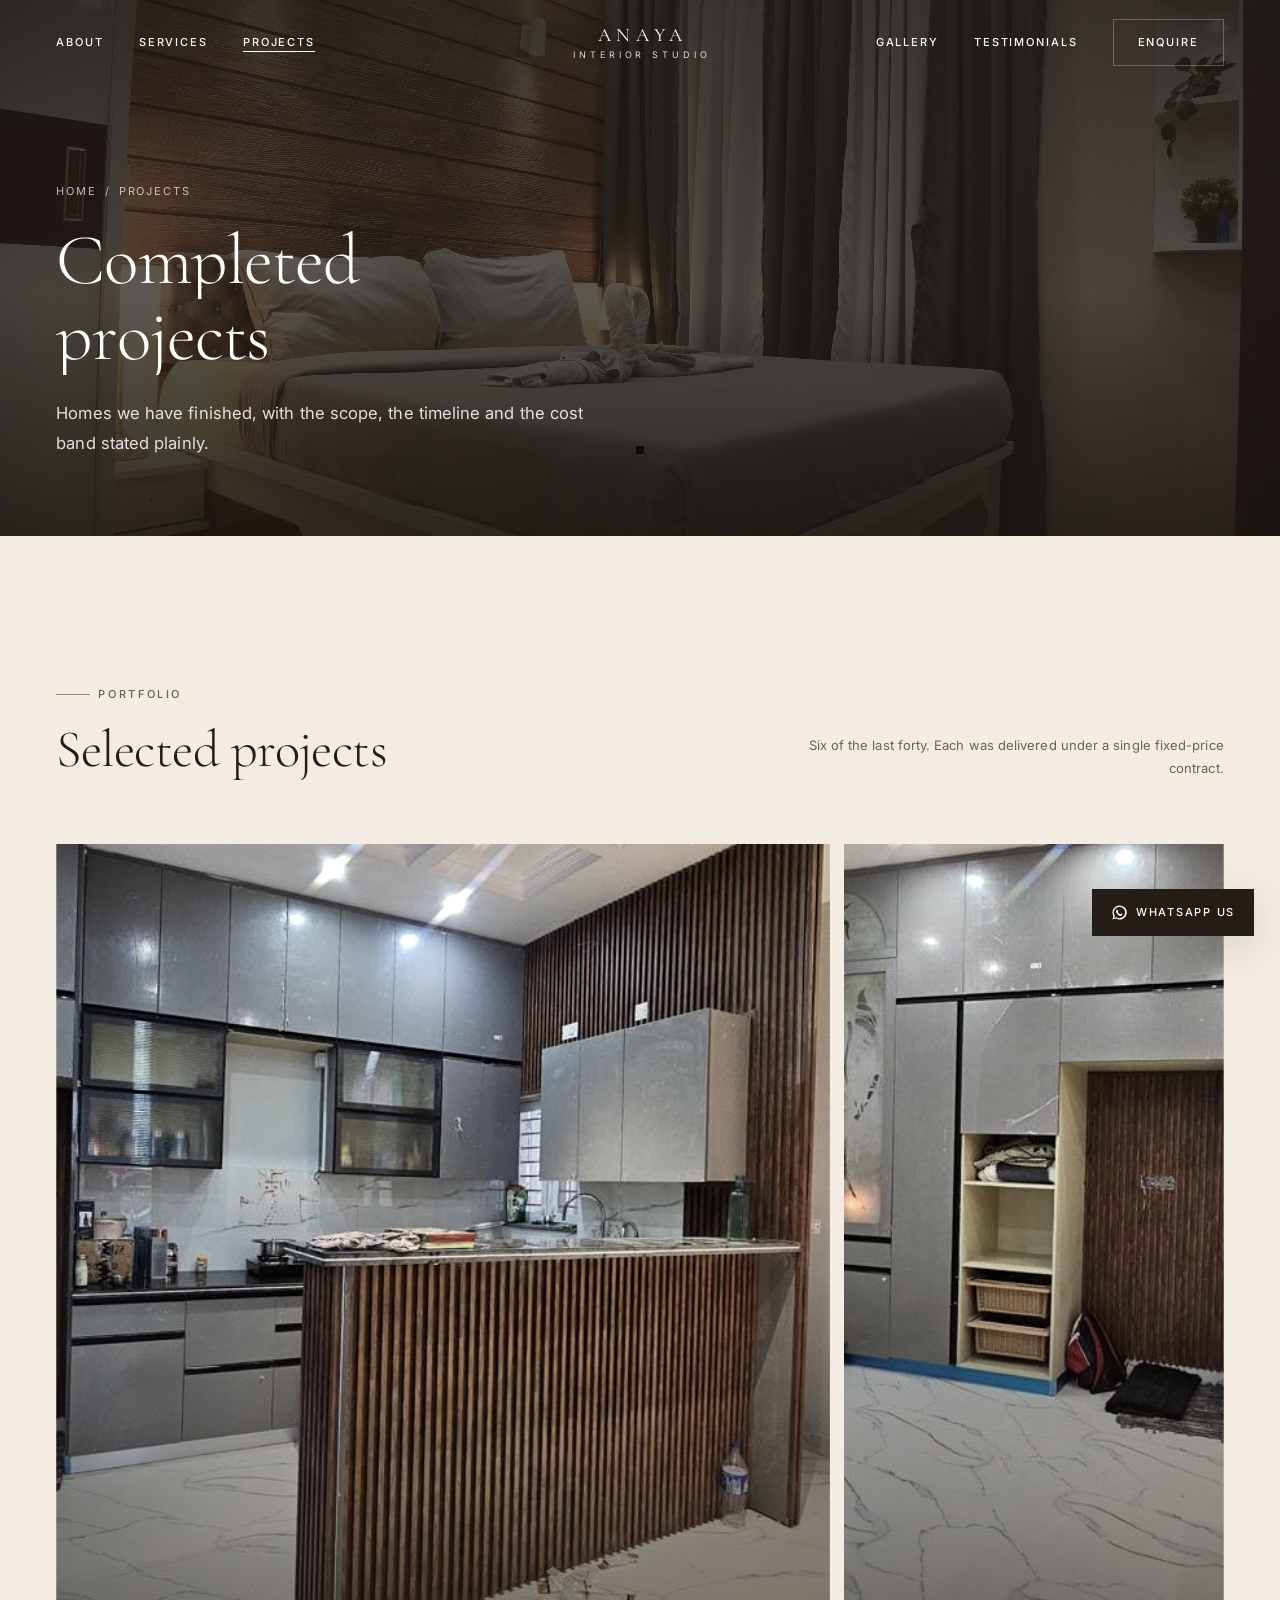
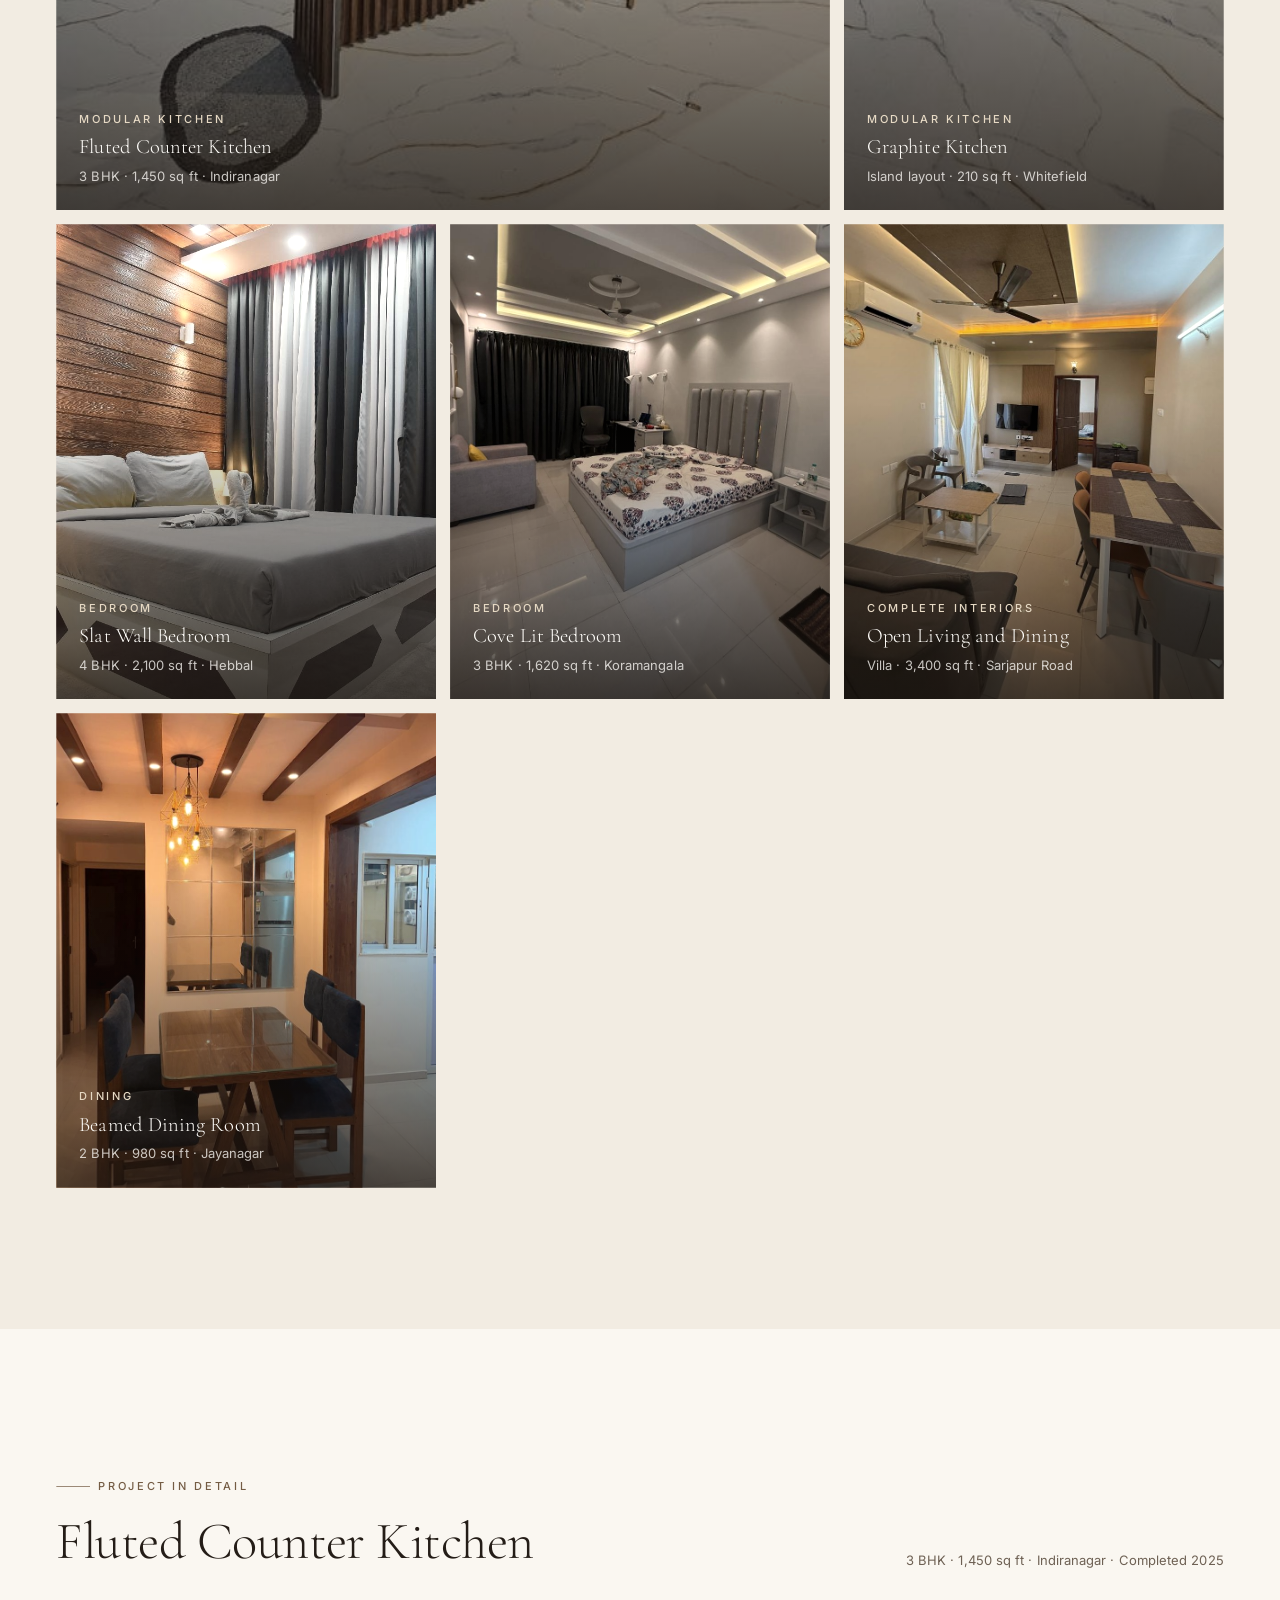
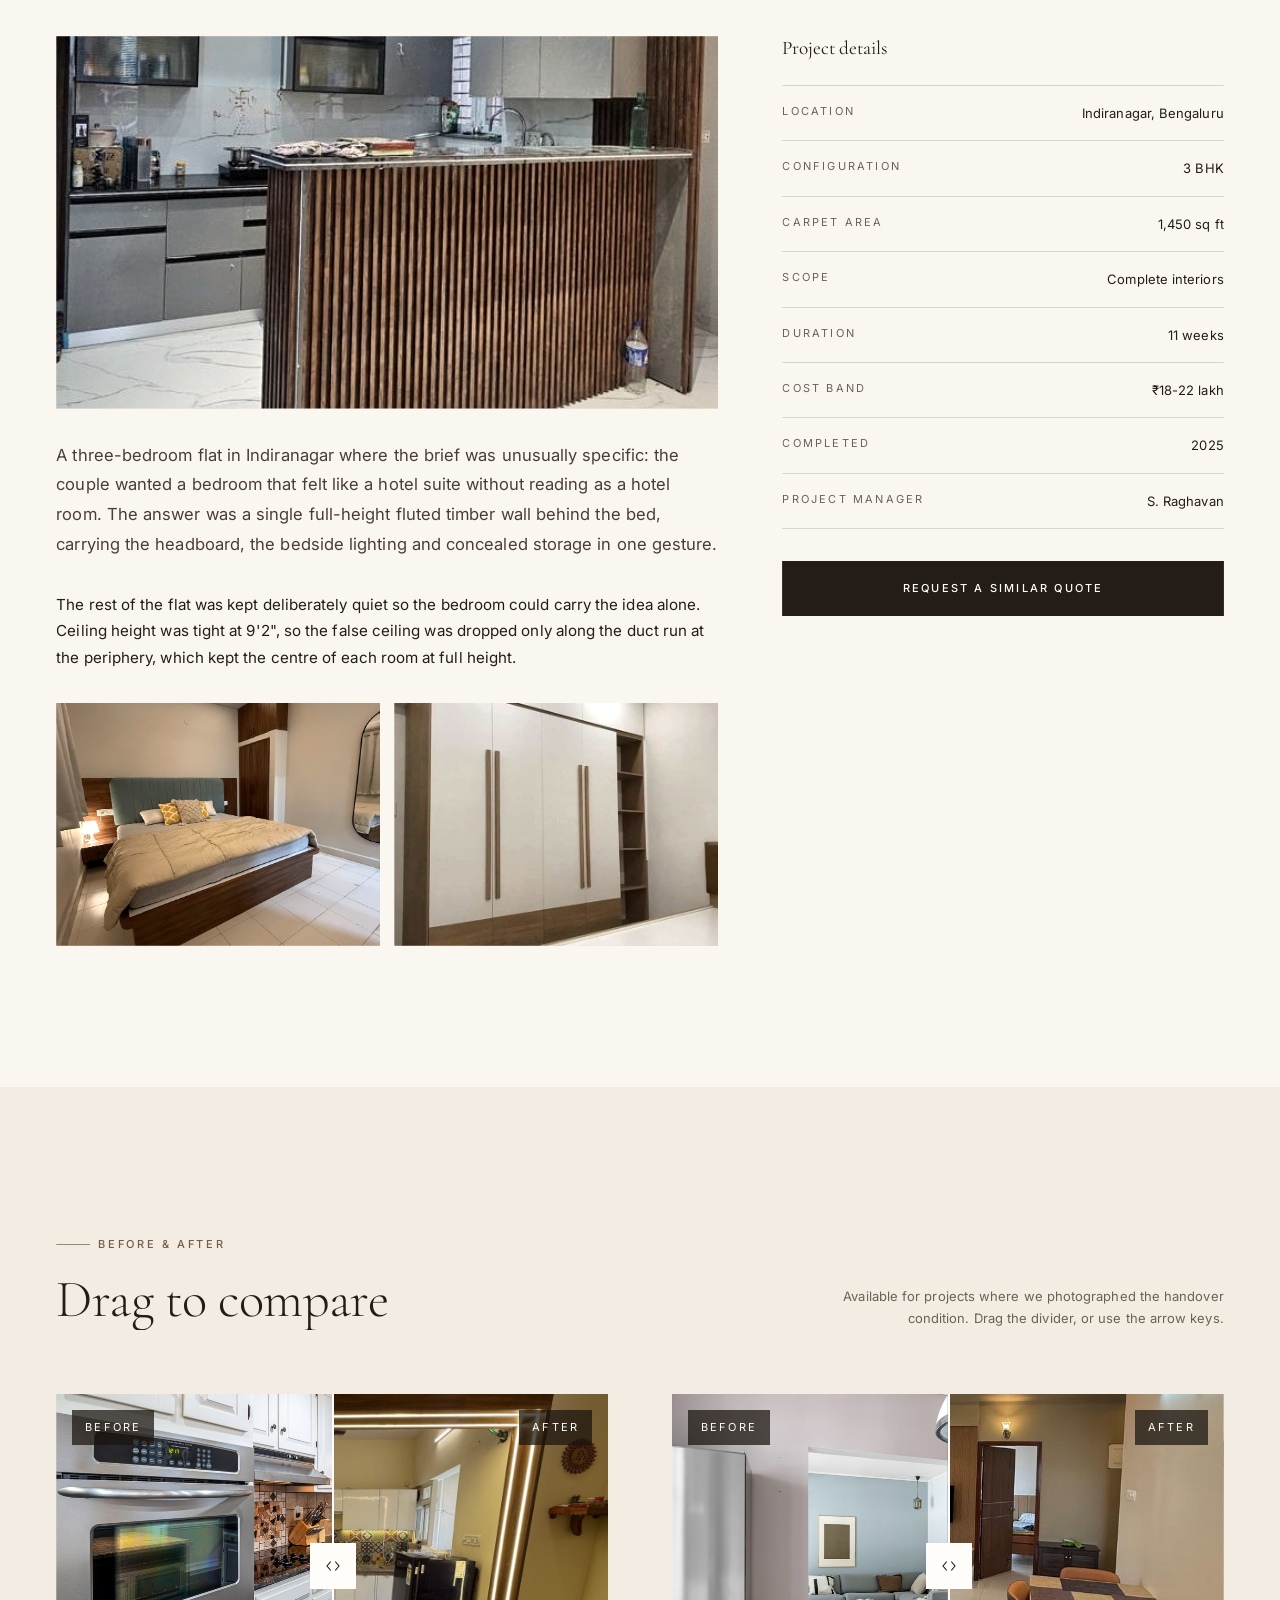
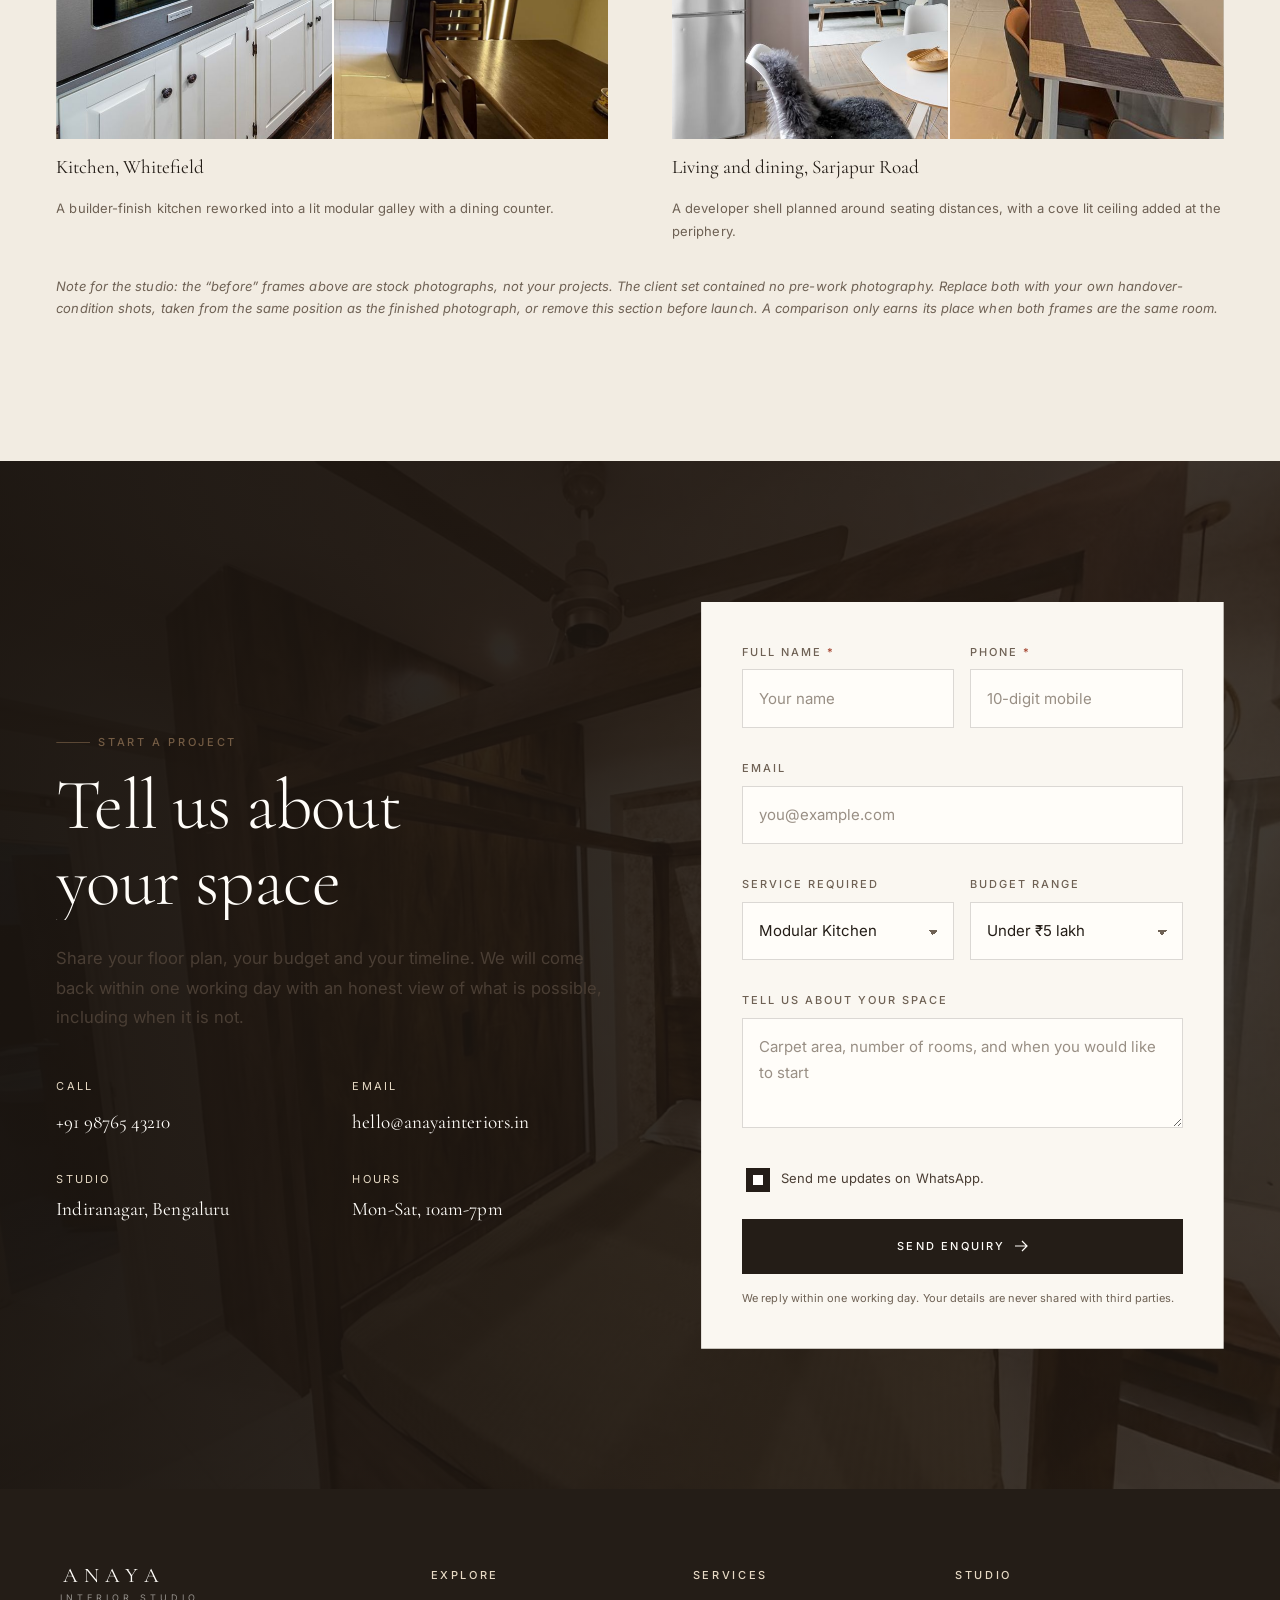
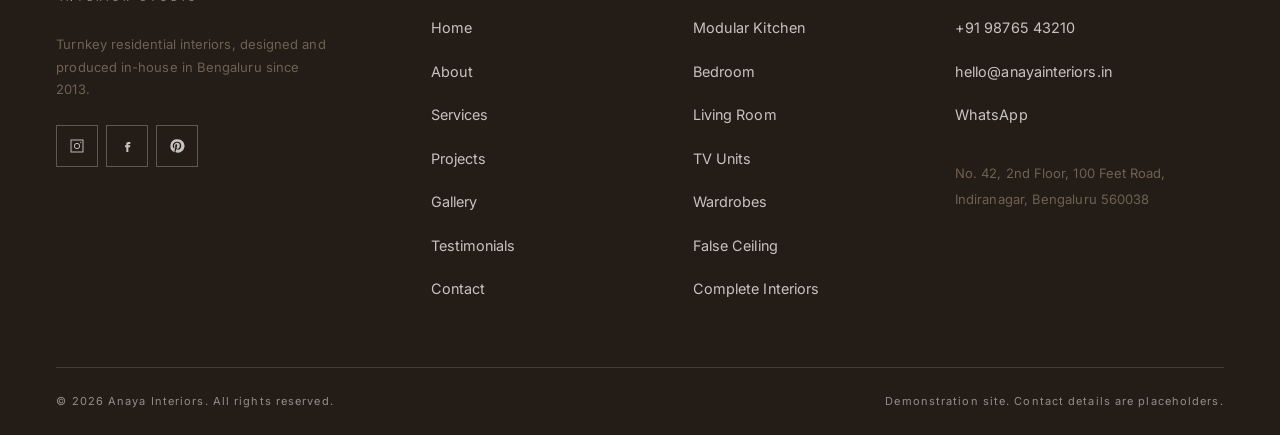
<file: projects.html>
<!doctype html>
<html lang="en">
<head>
<meta charset="utf-8">
<meta name="viewport" content="width=device-width, initial-scale=1">
<title>Projects | Anaya Interiors</title>
<meta name="description" content="Completed residential interior projects across Bengaluru, with scope, timeline and before-and-after where available.">
<meta property="og:title" content="Projects | Anaya Interiors">
<meta property="og:description" content="Completed residential interior projects across Bengaluru, with scope, timeline and before-and-after where available.">
<meta property="og:type" content="website">
<meta property="og:image" content="assets/img/hero-living.jpg">
<meta name="theme-color" content="#F2ECE2">
<script>document.documentElement.className+=" js";</script>
<link rel="preconnect" href="https://fonts.googleapis.com">
<link rel="preconnect" href="https://fonts.gstatic.com" crossorigin>
<link href="https://fonts.googleapis.com/css2?family=Cormorant+Garamond:ital,wght@0,300;0,400;0,500;1,300;1,400&family=Inter:wght@300;400;500;600&display=swap" rel="stylesheet">
<link rel="stylesheet" href="assets/css/tokens.css">
<link rel="stylesheet" href="assets/css/base.css">
<link rel="stylesheet" href="assets/css/components.css">
<link rel="stylesheet" href="assets/css/sections.css">
</head>
<body data-page="projects.html">

<div class="preloader" aria-hidden="true">
  <div>
    <div class="wordmark wordmark--lg u-center">
      <span class="wordmark__name">Anaya</span>
      <span class="wordmark__sub">Interior Studio</span>
    </div>
    <div class="preloader__bar"><i></i></div>
    <div class="preloader__pct u-center">0</div>
  </div>
</div>

<a class="skip-link" href="#main">Skip to content</a>

<header class="hdr on-hero">
  <div class="hdr__in">
    <nav class="nav nav--start" aria-label="Primary">
      <span class="nav__links" style="display:contents"><a href="about.html">About</a><a href="services.html">Services</a><a href="projects.html" aria-current="page">Projects</a></span>
    </nav>
    <a href="index.html" class="wordmark" aria-label="Anaya Interiors home">
      <span class="wordmark__name">Anaya</span>
      <span class="wordmark__sub">Interior Studio</span>
    </a>
    <div class="nav nav--end">
      <span class="nav__links" style="display:contents"><a href="gallery.html">Gallery</a><a href="testimonials.html">Testimonials</a></span>
      <a href="contact.html" class="btn btn--sm"><span>Enquire</span></a>
      <button class="burger" aria-label="Open menu" aria-expanded="false" aria-controls="menu"><i></i><i></i><i></i></button>
    </div>
  </div>
</header>

<div class="menu" id="menu">
  <nav aria-label="Mobile">
    <ul>
      <li><a href="index.html">Home</a></li>
      <li><a href="about.html">About</a></li>
      <li><a href="services.html">Services</a></li>
      <li><a href="projects.html">Projects</a></li>
      <li><a href="gallery.html">Gallery</a></li>
      <li><a href="testimonials.html">Testimonials</a></li>
      <li><a href="contact.html">Contact</a></li>
    </ul>
  </nav>
  <div class="menu__foot">
    <a href="tel:+919876543210" class="link"><span>+91 98765 43210</span></a>
    <p class="t-small u-mt-sm">No. 42, 2nd Floor, 100 Feet Road, Indiranagar, Bengaluru 560038</p>
  </div>
</div>

<section class="phead phead--media">
  <div class="phead__bg"><img src="assets/img/proj-slat-house.jpg" alt="" fetchpriority="high"></div>
  <div class="shell phead__in">
    <nav class="crumbs" aria-label="Breadcrumb"><a href="index.html">Home</a> <span>/</span> <span>Projects</span></nav>
    <h1 class="t-d2 phead__title rv-lines is-in"><span class="ln"><span>Completed</span></span><span class="ln"><span>projects</span></span></h1>
    <p class="t-lead phead__lead" style="color:rgba(255,253,249,.86)">Homes we have finished, with the scope, the timeline and the cost band stated plainly.</p>
  </div>
</section>

<main id="main">

  <section class="section">
    <div class="shell">
      <div class="shead">
        <div>
          <span class="eyebrow" data-rv="fade">Portfolio</span>
          <h2 class="t-h2 shead__t rv-lines"><span class="ln"><span>Selected projects</span></span></h2>
        </div>
        <div class="shead__r" data-rv="up"><p class="t-small">Six of the last forty. Each was delivered under a single fixed-price contract.</p></div>
      </div>
      <div class="pgrid pgrid--feature" data-rv-stagger>
        <a class="mcard" href="#fluted-suite" data-rv="clip">
          <span class="frame frame--card zoom"><img src="assets/img/proj-fluted-suite.jpg" alt="Fluted Counter Kitchen, modular kitchen project in Indiranagar" loading="lazy"></span>
          <span class="mcard__tab">2025</span>
          <span class="mcard__ov">
            <span class="mcard__cat">Modular Kitchen</span>
            <span class="mcard__t">Fluted Counter Kitchen</span>
            <span class="mcard__m">3 BHK · 1,450 sq ft · Indiranagar</span>
          </span>
        </a>
        <a class="mcard" href="#graphite-oak" data-rv="clip">
          <span class="frame frame--card zoom"><img src="assets/img/proj-graphite-oak.jpg" alt="Graphite Kitchen, modular kitchen project in Whitefield" loading="lazy"></span>
          <span class="mcard__tab">2025</span>
          <span class="mcard__ov">
            <span class="mcard__cat">Modular Kitchen</span>
            <span class="mcard__t">Graphite Kitchen</span>
            <span class="mcard__m">Island layout · 210 sq ft · Whitefield</span>
          </span>
        </a>
        <a class="mcard" href="#slat-house" data-rv="clip">
          <span class="frame frame--card zoom"><img src="assets/img/proj-slat-house.jpg" alt="Slat Wall Bedroom, bedroom project in Hebbal" loading="lazy"></span>
          <span class="mcard__tab">2024</span>
          <span class="mcard__ov">
            <span class="mcard__cat">Bedroom</span>
            <span class="mcard__t">Slat Wall Bedroom</span>
            <span class="mcard__m">4 BHK · 2,100 sq ft · Hebbal</span>
          </span>
        </a>
        <a class="mcard" href="#cove-residence" data-rv="clip">
          <span class="frame frame--card zoom"><img src="assets/img/proj-cove-residence.jpg" alt="Cove Lit Bedroom, bedroom project in Koramangala" loading="lazy"></span>
          <span class="mcard__tab">2024</span>
          <span class="mcard__ov">
            <span class="mcard__cat">Bedroom</span>
            <span class="mcard__t">Cove Lit Bedroom</span>
            <span class="mcard__m">3 BHK · 1,620 sq ft · Koramangala</span>
          </span>
        </a>
        <a class="mcard" href="#stone-arch" data-rv="clip">
          <span class="frame frame--card zoom"><img src="assets/img/proj-stone-arch.jpg" alt="Open Living and Dining, complete interiors project in Sarjapur Road" loading="lazy"></span>
          <span class="mcard__tab">2024</span>
          <span class="mcard__ov">
            <span class="mcard__cat">Complete Interiors</span>
            <span class="mcard__t">Open Living and Dining</span>
            <span class="mcard__m">Villa · 3,400 sq ft · Sarjapur Road</span>
          </span>
        </a>
        <a class="mcard" href="#pale-dining" data-rv="clip">
          <span class="frame frame--card zoom"><img src="assets/img/proj-pale-dining.jpg" alt="Beamed Dining Room, dining project in Jayanagar" loading="lazy"></span>
          <span class="mcard__tab">2023</span>
          <span class="mcard__ov">
            <span class="mcard__cat">Dining</span>
            <span class="mcard__t">Beamed Dining Room</span>
            <span class="mcard__m">2 BHK · 980 sq ft · Jayanagar</span>
          </span>
        </a>
      </div>
    </div>
  </section>

  <section class="section section--paper" id="fluted-suite" aria-labelledby="pd-h">
    <div class="shell">
      <div class="shead">
        <div>
          <span class="eyebrow" data-rv="fade">Project in detail</span>
          <h2 class="t-h2 shead__t rv-lines" id="pd-h"><span class="ln"><span>Fluted Counter Kitchen</span></span></h2>
        </div>
        <div class="shead__r" data-rv="up"><p class="t-small">3 BHK · 1,450 sq ft · Indiranagar · Completed 2025</p></div>
      </div>

      <div class="pdetail">
        <div class="stack stack--lg">
          <div class="frame frame--wide zoom" data-rv="clip"><img src="assets/img/proj-fluted-suite.jpg" alt="A kitchen with a fluted wood counter" loading="lazy"></div>
          <p class="t-lead" data-rv="up">A three-bedroom flat in Indiranagar where the brief was unusually specific: the couple wanted a bedroom that felt like a hotel suite without reading as a hotel room. The answer was a single full-height fluted timber wall behind the bed, carrying the headboard, the bedside lighting and concealed storage in one gesture.</p>
          <p data-rv="up">The rest of the flat was kept deliberately quiet so the bedroom could carry the idea alone. Ceiling height was tight at 9'2", so the false ceiling was dropped only along the duct run at the periphery, which kept the centre of each room at full height.</p>
          <div class="grid grid--2" data-rv-stagger>
            <div class="frame frame--landscape zoom" data-rv="clip"><img src="assets/img/gal-bedroom-01.jpg" alt="A bedroom with an upholstered headboard" loading="lazy"></div>
            <div class="frame frame--landscape zoom" data-rv="clip"><img src="assets/img/gal-wardrobe-02.jpg" alt="A full height wardrobe in white and wood" loading="lazy"></div>
          </div>
        </div>

        <aside>
          <h3 class="t-h4" data-rv="up">Project details</h3>
          <dl class="specs u-mt-md" data-rv="up">
            <div class="specs__row"><dt>Location</dt><dd>Indiranagar, Bengaluru</dd></div>
            <div class="specs__row"><dt>Configuration</dt><dd>3 BHK</dd></div>
            <div class="specs__row"><dt>Carpet area</dt><dd>1,450 sq ft</dd></div>
            <div class="specs__row"><dt>Scope</dt><dd>Complete interiors</dd></div>
            <div class="specs__row"><dt>Duration</dt><dd>11 weeks</dd></div>
            <div class="specs__row"><dt>Cost band</dt><dd>₹18-22 lakh</dd></div>
            <div class="specs__row"><dt>Completed</dt><dd>2025</dd></div>
            <div class="specs__row"><dt>Project manager</dt><dd>S. Raghavan</dd></div>
          </dl>
          <div class="u-mt-lg" data-rv="up">
            <a href="contact.html" class="btn btn--solid btn--block"><span>Request a similar quote</span></a>
          </div>
        </aside>
      </div>
    </div>
  </section>

  <section class="section" aria-labelledby="ba-h">
    <div class="shell">
      <div class="shead">
        <div>
          <span class="eyebrow" data-rv="fade">Before &amp; after</span>
          <h2 class="t-h2 shead__t rv-lines" id="ba-h"><span class="ln"><span>Drag to compare</span></span></h2>
        </div>
        <div class="shead__r" data-rv="up">
          <p class="t-small">Available for projects where we photographed the handover condition. Drag the divider, or use the arrow keys.</p>
        </div>
      </div>

      <div class="grid grid--2 grid--roomy" data-rv-stagger>
        <figure data-rv="up">
          <div class="ba" style="--pos:50%" role="group" aria-label="Before and after comparison for Kitchen, Whitefield">
            <img src="assets/img/before-kitchen.jpg" alt="Kitchen, Whitefield before the project" loading="lazy" draggable="false">
            <img class="ba__after" src="assets/img/svc-kitchen.jpg" alt="Kitchen, Whitefield after completion" loading="lazy" draggable="false">
            <span class="ba__tag ba__tag--b">Before</span>
            <span class="ba__tag ba__tag--a">After</span>
            <span class="ba__handle"><span class="ba__grip"><svg viewBox="0 0 24 24" fill="none" stroke="currentColor" stroke-width="1.5" aria-hidden="true"><path d="M9 6L4 12l5 6M15 6l5 6-5 6"/></svg></span></span>
          </div>
          <figcaption class="u-mt-sm">
            <b class="t-h4">Kitchen, Whitefield</b>
            <p class="t-small u-mt-sm">A builder-finish kitchen reworked into a lit modular galley with a dining counter.</p>
          </figcaption>
        </figure>
        <figure data-rv="up">
          <div class="ba" style="--pos:50%" role="group" aria-label="Before and after comparison for Living and dining, Sarjapur Road">
            <img src="assets/img/before-living.jpg" alt="Living and dining, Sarjapur Road before the project" loading="lazy" draggable="false">
            <img class="ba__after" src="assets/img/proj-stone-arch.jpg" alt="Living and dining, Sarjapur Road after completion" loading="lazy" draggable="false">
            <span class="ba__tag ba__tag--b">Before</span>
            <span class="ba__tag ba__tag--a">After</span>
            <span class="ba__handle"><span class="ba__grip"><svg viewBox="0 0 24 24" fill="none" stroke="currentColor" stroke-width="1.5" aria-hidden="true"><path d="M9 6L4 12l5 6M15 6l5 6-5 6"/></svg></span></span>
          </div>
          <figcaption class="u-mt-sm">
            <b class="t-h4">Living and dining, Sarjapur Road</b>
            <p class="t-small u-mt-sm">A developer shell planned around seating distances, with a cove lit ceiling added at the periphery.</p>
          </figcaption>
        </figure>
      </div>
      <p class="t-small u-mt-lg" data-rv="fade"><em>Note for the studio: the “before” frames above are stock photographs, not your projects. The client set contained no pre-work photography. Replace both with your own handover-condition shots, taken from the same position as the finished photograph, or remove this section before launch. A comparison only earns its place when both frames are the same room.</em></p>
    </div>
  </section>

  
<section class="cta section" aria-labelledby="cta-h">
  <div class="cta__bg"><img src="assets/img/cta-bedroom.jpg" alt="" loading="lazy"></div>
  <div class="shell cta__in">
    <div class="cta__grid">
      <div>
        <span class="eyebrow" data-rv="fade">Start a project</span>
        <h2 class="t-d2 rv-lines u-mt-sm" id="cta-h"><span class="ln"><span>Tell us about</span></span><span class="ln"><span>your space</span></span></h2>
        <p class="t-lead u-mt-md t-measure" data-rv="up">Share your floor plan, your budget and your timeline. We will come back within one working day with an honest view of what is possible, including when it is not.</p>
        <div class="cta__contacts" data-rv="up">
          <div class="cta__contact"><span>Call</span><a href="tel:+919876543210">+91 98765 43210</a></div>
          <div class="cta__contact"><span>Email</span><a href="mailto:hello@anayainteriors.in">hello@anayainteriors.in</a></div>
          <div class="cta__contact"><span>Studio</span><p>Indiranagar, Bengaluru</p></div>
          <div class="cta__contact"><span>Hours</span><p>Mon-Sat, 10am-7pm</p></div>
        </div>
      </div>
      <form class="form" data-form novalidate data-rv="up">
        <div class="form__alert" aria-live="polite"></div>
        <div class="form-row form-row--2">
          <div class="field">
            <label for="f-name">Full name <span class="req">*</span></label>
            <input class="input" id="f-name" name="name" type="text" required placeholder="Your name" autocomplete="name">
            <span class="field__err"></span>
          </div>
          <div class="field">
            <label for="f-phone">Phone <span class="req">*</span></label>
            <input class="input" id="f-phone" name="phone" type="tel" required placeholder="10-digit mobile" autocomplete="tel">
            <span class="field__err"></span>
          </div>
        </div>
        <div class="field">
          <label for="f-email">Email</label>
          <input class="input" id="f-email" name="email" type="email" placeholder="you@example.com" autocomplete="email">
          <span class="field__err"></span>
        </div>
        <div class="form-row form-row--2">
          <div class="field">
            <label for="f-service">Service required</label>
            <select class="select" id="f-service" name="service">
              <option>Modular Kitchen</option>
              <option>Bedroom</option>
              <option>Living Room</option>
              <option>TV Units</option>
              <option>Wardrobes</option>
              <option>False Ceiling</option>
              <option>Complete Interiors</option>
            </select>
            <span class="field__err"></span>
          </div>
          <div class="field">
            <label for="f-budget">Budget range</label>
            <select class="select" id="f-budget" name="budget">
              <option>Under ₹5 lakh</option><option>₹5-10 lakh</option>
              <option>₹10-20 lakh</option><option>Above ₹20 lakh</option>
            </select>
            <span class="field__err"></span>
          </div>
        </div>
        <div class="field">
          <label for="f-msg">Tell us about your space</label>
          <textarea class="textarea" id="f-msg" name="message" placeholder="Carpet area, number of rooms, and when you would like to start"></textarea>
          <span class="field__err"></span>
        </div>
        <label class="check"><input type="checkbox" name="wa" checked><span>Send me updates on WhatsApp.</span></label>
        <div class="u-mt-md"><button type="submit" class="btn btn--solid btn--block"><span>Send enquiry</span><svg class="arw" width="14" height="14" viewBox="0 0 14 14" fill="none" aria-hidden="true"><path d="M1 7h12M8 2l5 5-5 5" stroke="currentColor" stroke-width="1.2"/></svg></button></div>
        <p class="form__note">We reply within one working day. Your details are never shared with third parties.</p>
      </form>
    </div>
  </div>
</section>

</main>

<footer class="ftr">
  <div class="shell">
    <div class="ftr__top">
      <div>
        <div class="wordmark" style="text-align:left">
          <span class="wordmark__name">Anaya</span>
          <span class="wordmark__sub">Interior Studio</span>
        </div>
        <p class="t-small" style="margin-top:var(--sp-md);max-width:34ch">Turnkey residential interiors, designed and produced in-house in Bengaluru since 2013.</p>
        <div class="socials">
          <a href="https://instagram.com" aria-label="Instagram" rel="noopener"><svg viewBox="0 0 24 24" fill="none" stroke="currentColor" stroke-width="1.4" aria-hidden="true"><rect x="3" y="3" width="18" height="18"/><circle cx="12" cy="12" r="4"/><circle cx="17.5" cy="6.5" r="1" fill="currentColor" stroke="none"/></svg></a>
          <a href="https://facebook.com" aria-label="Facebook" rel="noopener"><svg viewBox="0 0 24 24" fill="currentColor" aria-hidden="true"><path d="M14 9h3V6h-3c-2 0-3 1.3-3 3.2V11H9v3h2v7h3v-7h2.5l.5-3H14V9.6c0-.4.2-.6.6-.6z"/></svg></a>
          <a href="https://pinterest.com" aria-label="Pinterest" rel="noopener"><svg viewBox="0 0 24 24" fill="currentColor" aria-hidden="true"><path d="M12 2a10 10 0 00-3.6 19.3c-.1-.8-.2-2 0-2.9l1.2-5s-.3-.6-.3-1.5c0-1.4.8-2.4 1.8-2.4.9 0 1.3.6 1.3 1.4 0 .9-.6 2.2-.9 3.4-.2 1 .5 1.9 1.5 1.9 1.9 0 3.2-2.4 3.2-5.2 0-2.2-1.4-3.8-4-3.8-2.9 0-4.7 2.2-4.7 4.6 0 .8.2 1.4.6 1.9.2.2.2.3.1.5l-.2.8c0 .3-.2.3-.5.2-1.3-.5-1.9-2-1.9-3.6 0-2.7 2.3-5.9 6.8-5.9 3.6 0 6 2.6 6 5.4 0 3.7-2 6.4-5 6.4-1 0-2-.5-2.3-1.2l-.6 2.4c-.2.8-.7 1.8-1.1 2.4A10 10 0 1012 2z"/></svg></a>
        </div>
      </div>
      <div>
        <h4>Explore</h4>
        <ul class="ftr__list">
          <li><a href="index.html">Home</a></li>
          <li><a href="about.html">About</a></li>
          <li><a href="services.html">Services</a></li>
          <li><a href="projects.html">Projects</a></li>
          <li><a href="gallery.html">Gallery</a></li>
          <li><a href="testimonials.html">Testimonials</a></li>
          <li><a href="contact.html">Contact</a></li>
        </ul>
      </div>
      <div>
        <h4>Services</h4>
        <ul class="ftr__list">
          <li><a href="services.html#modular-kitchen">Modular Kitchen</a></li>
          <li><a href="services.html#bedroom">Bedroom</a></li>
          <li><a href="services.html#living-room">Living Room</a></li>
          <li><a href="services.html#tv-units">TV Units</a></li>
          <li><a href="services.html#wardrobes">Wardrobes</a></li>
          <li><a href="services.html#false-ceiling">False Ceiling</a></li>
          <li><a href="services.html#complete-interiors">Complete Interiors</a></li>
        </ul>
      </div>
      <div>
        <h4>Studio</h4>
        <ul class="ftr__list">
          <li><a href="tel:+919876543210">+91 98765 43210</a></li>
          <li><a href="mailto:hello@anayainteriors.in">hello@anayainteriors.in</a></li>
          <li><a href="https://wa.me/919876543210" rel="noopener">WhatsApp</a></li>
          <li style="margin-top:var(--sp-md)"><span class="t-small">No. 42, 2nd Floor, 100 Feet Road, Indiranagar, Bengaluru 560038</span></li>
        </ul>
      </div>
    </div>
    <div class="ftr__bot">
      <span>© <span data-year>2026</span> Anaya Interiors. All rights reserved.</span>
      <span>Demonstration site. Contact details are placeholders.</span>
    </div>
  </div>
</footer>

<a class="wa" href="https://wa.me/919876543210" rel="noopener" aria-label="Chat with us on WhatsApp">
  <svg viewBox="0 0 24 24" fill="currentColor" aria-hidden="true"><path d="M12 2a10 10 0 00-8.6 15L2 22l5.2-1.4A10 10 0 1012 2zm0 18a8 8 0 01-4.1-1.1l-.3-.2-3 .8.8-2.9-.2-.3A8 8 0 1112 20zm4.4-5.8c-.2-.1-1.4-.7-1.7-.8s-.4-.1-.5.1l-.7.9c-.1.2-.3.2-.5.1a6.5 6.5 0 01-3.2-2.8c-.2-.3.1-.3.3-.6l.2-.4v-.4l-.7-1.7c-.2-.4-.4-.4-.5-.4h-.5a1 1 0 00-.7.3c-.3.3-.9.9-.9 2.1s.9 2.4 1 2.6a9.5 9.5 0 003.7 3.3c1.4.5 1.7.4 2 .4.5 0 1.4-.6 1.6-1.1s.2-1 .1-1.1z"/></svg><span class="wa__txt">WhatsApp us</span>
</a>

<script src="assets/js/main.js"></script>
</body>
</html>
</file>
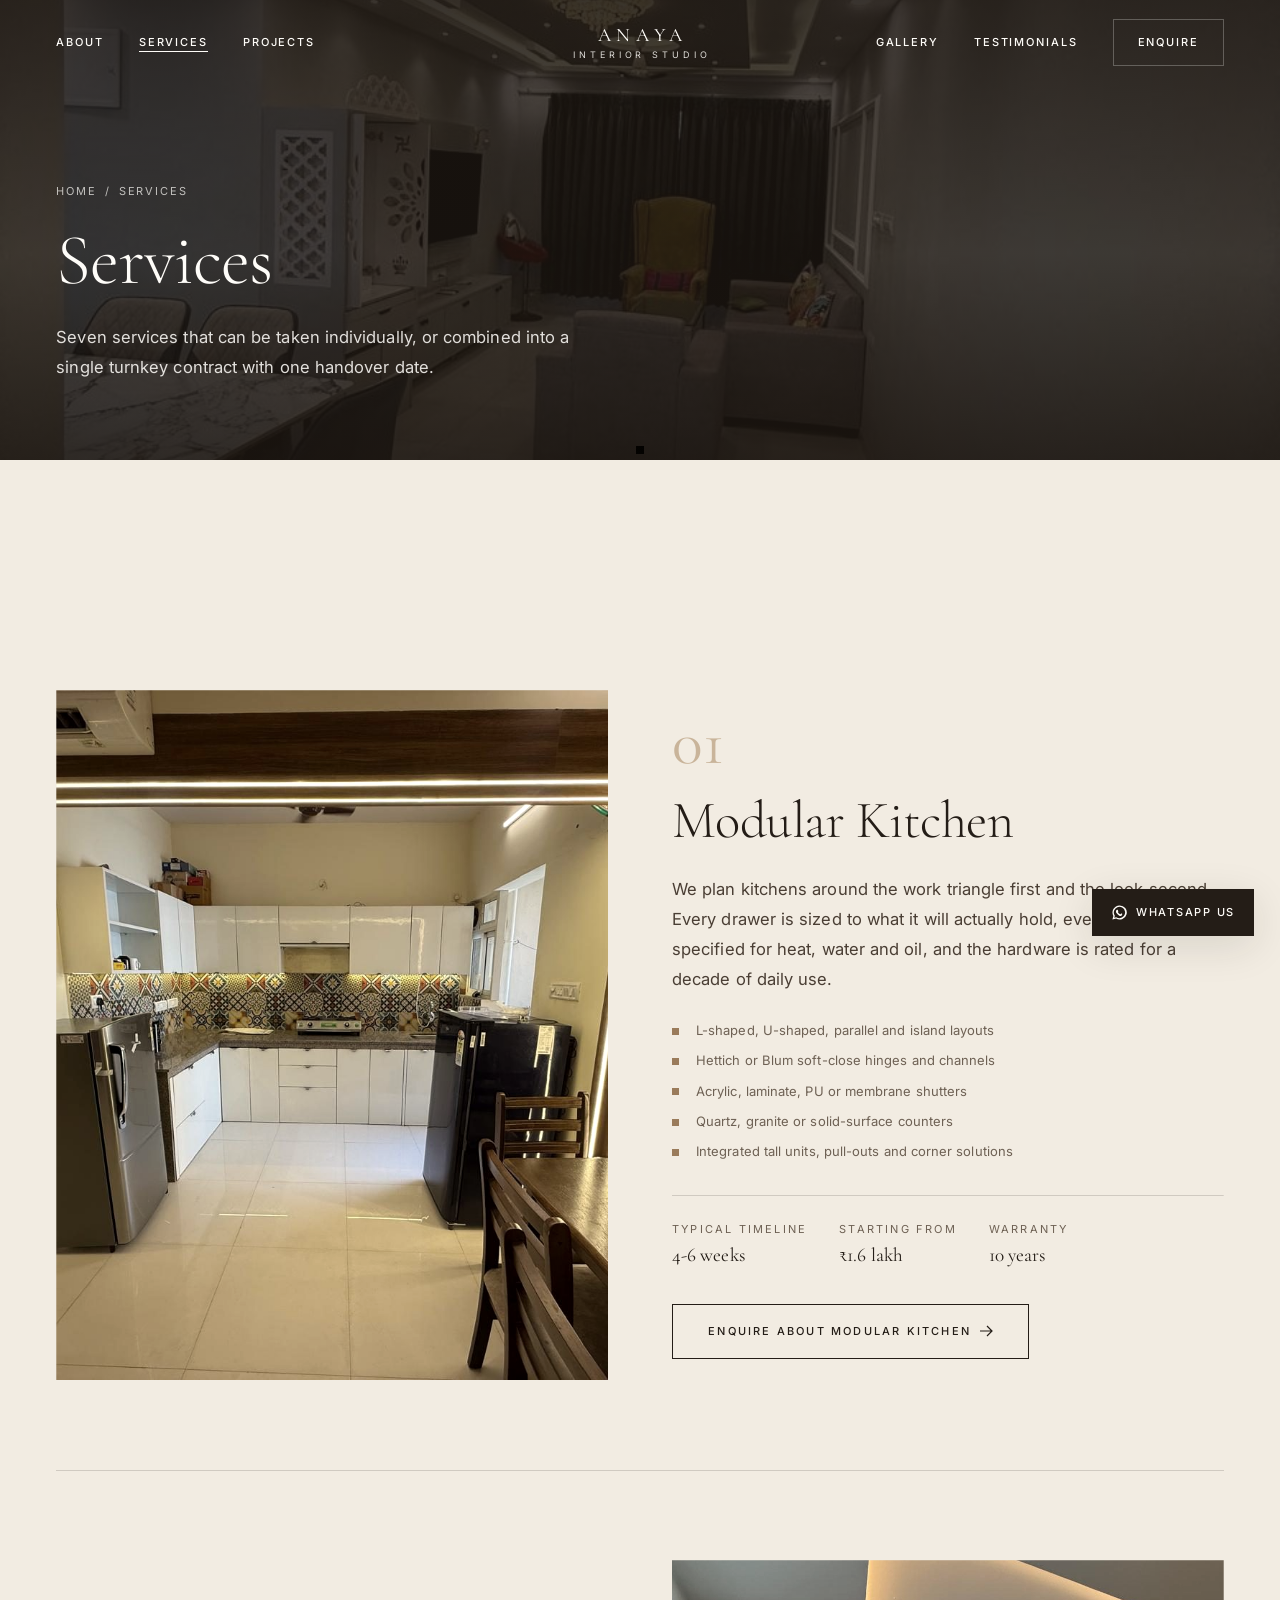
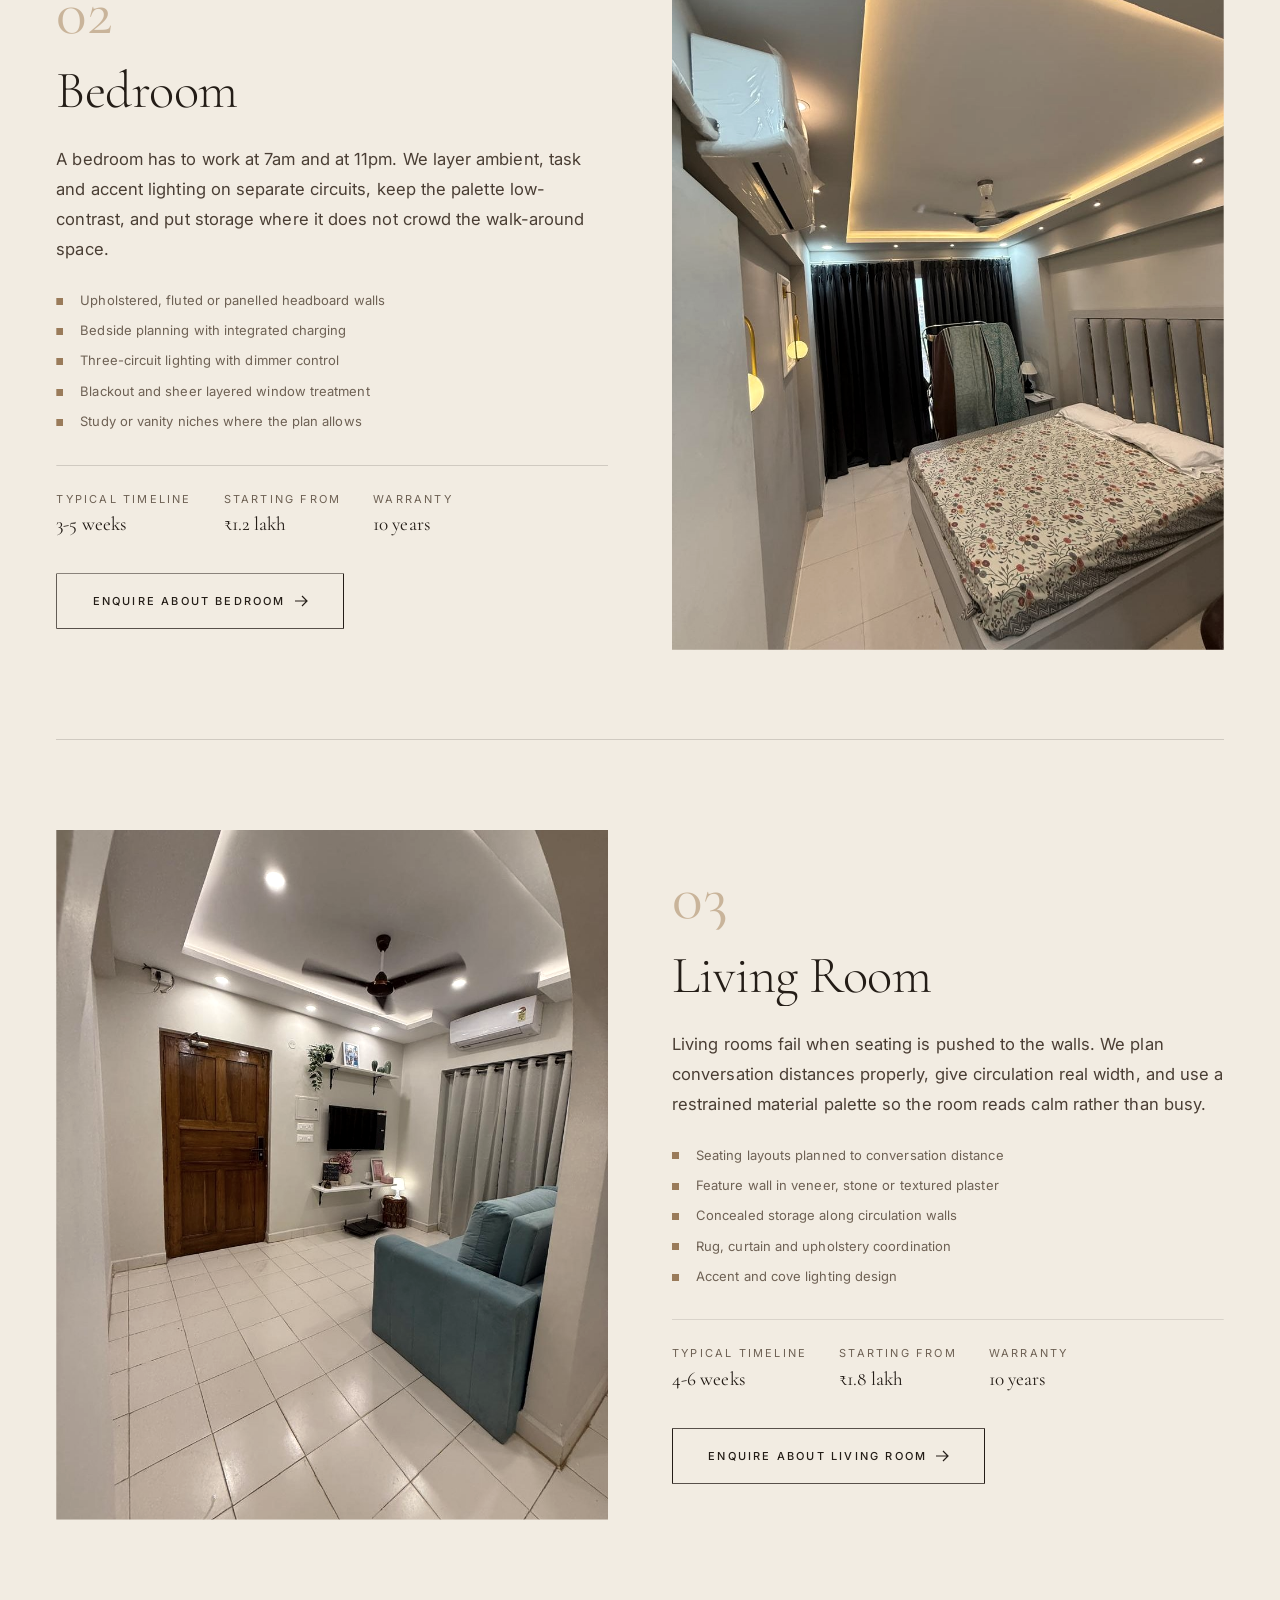
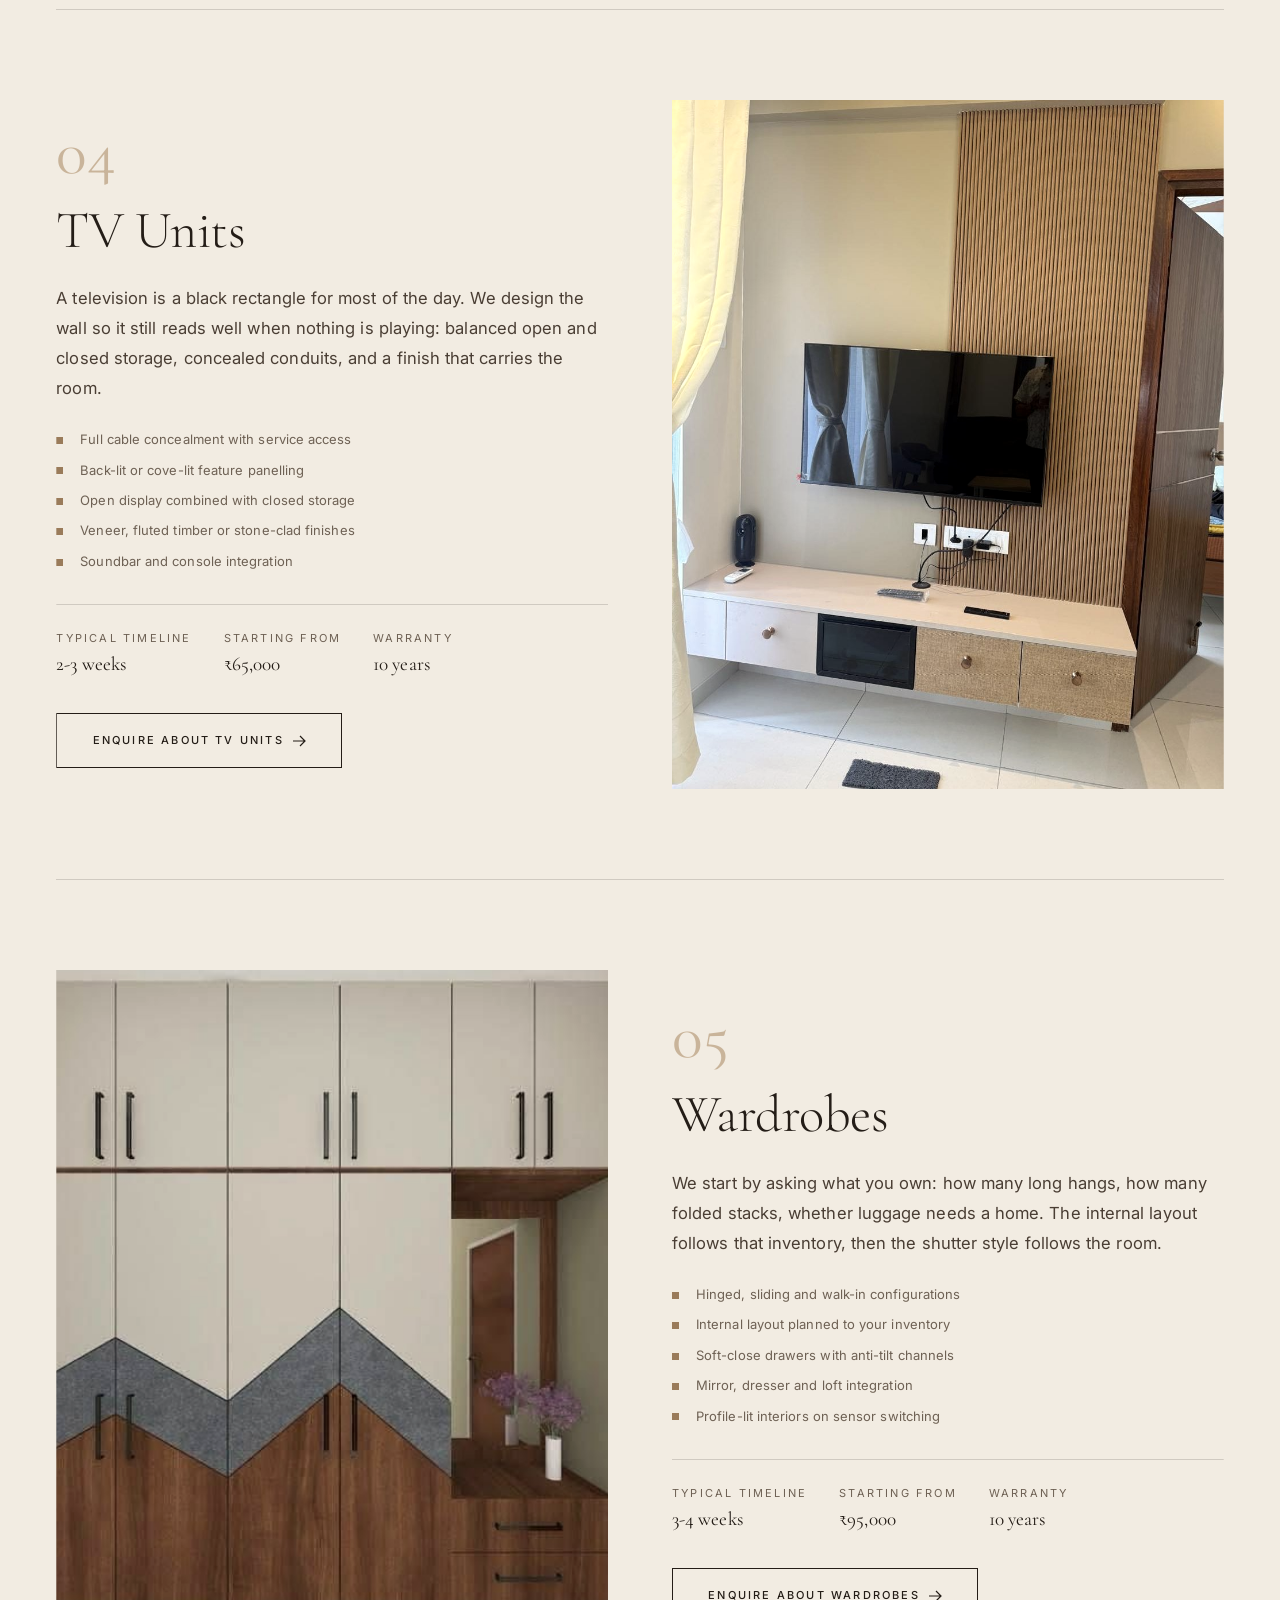
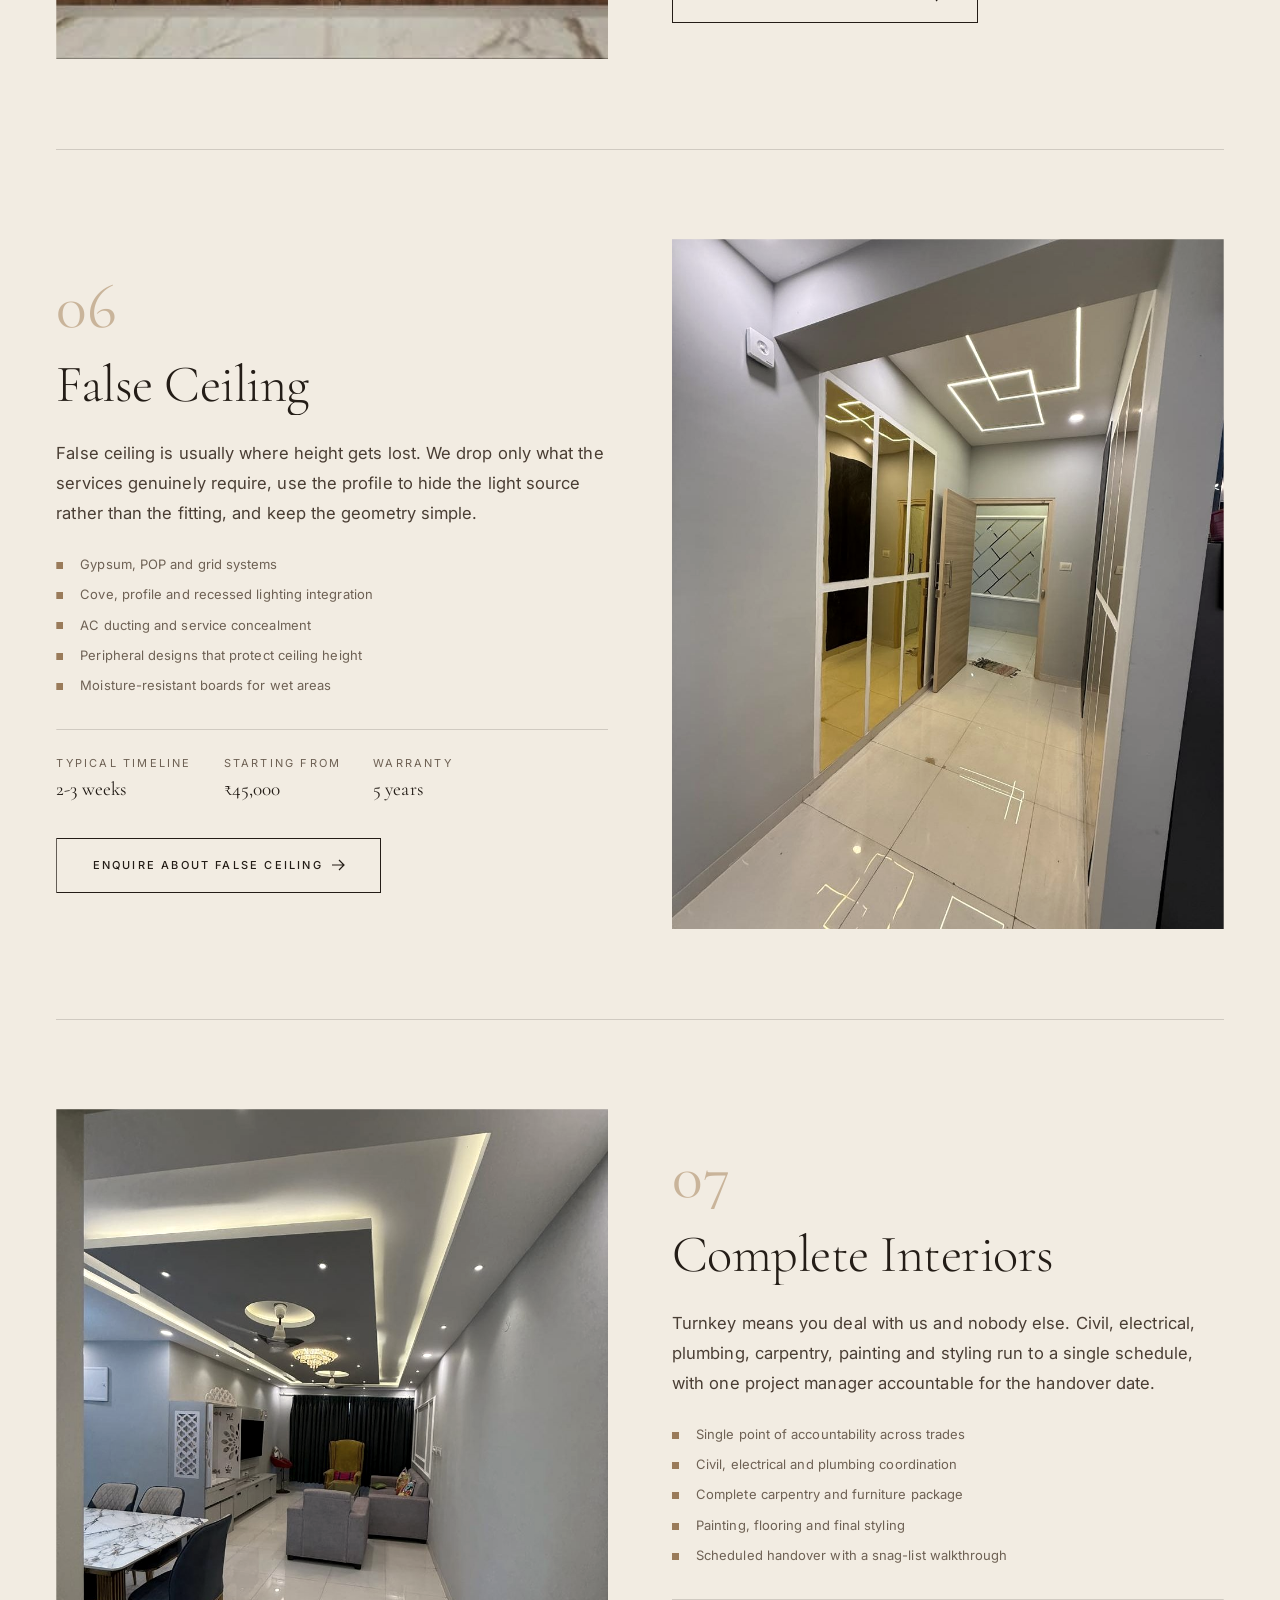
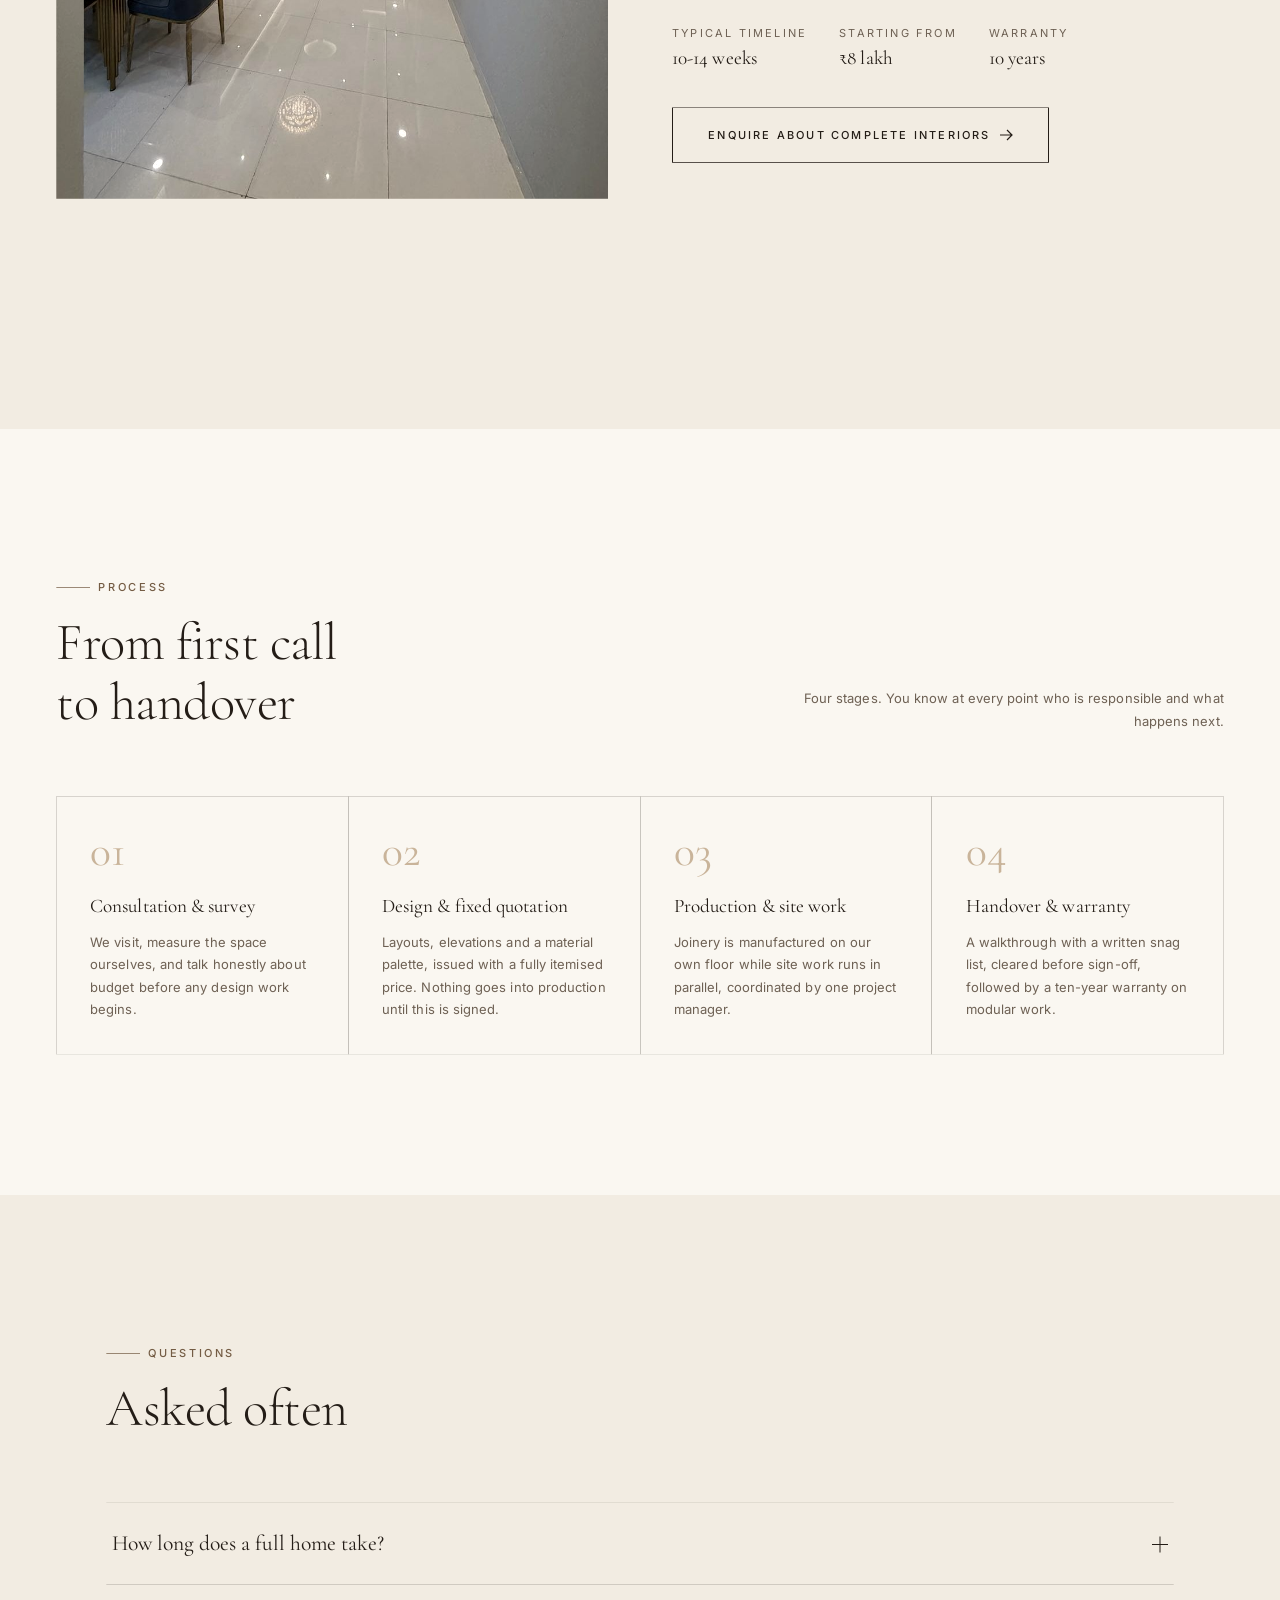
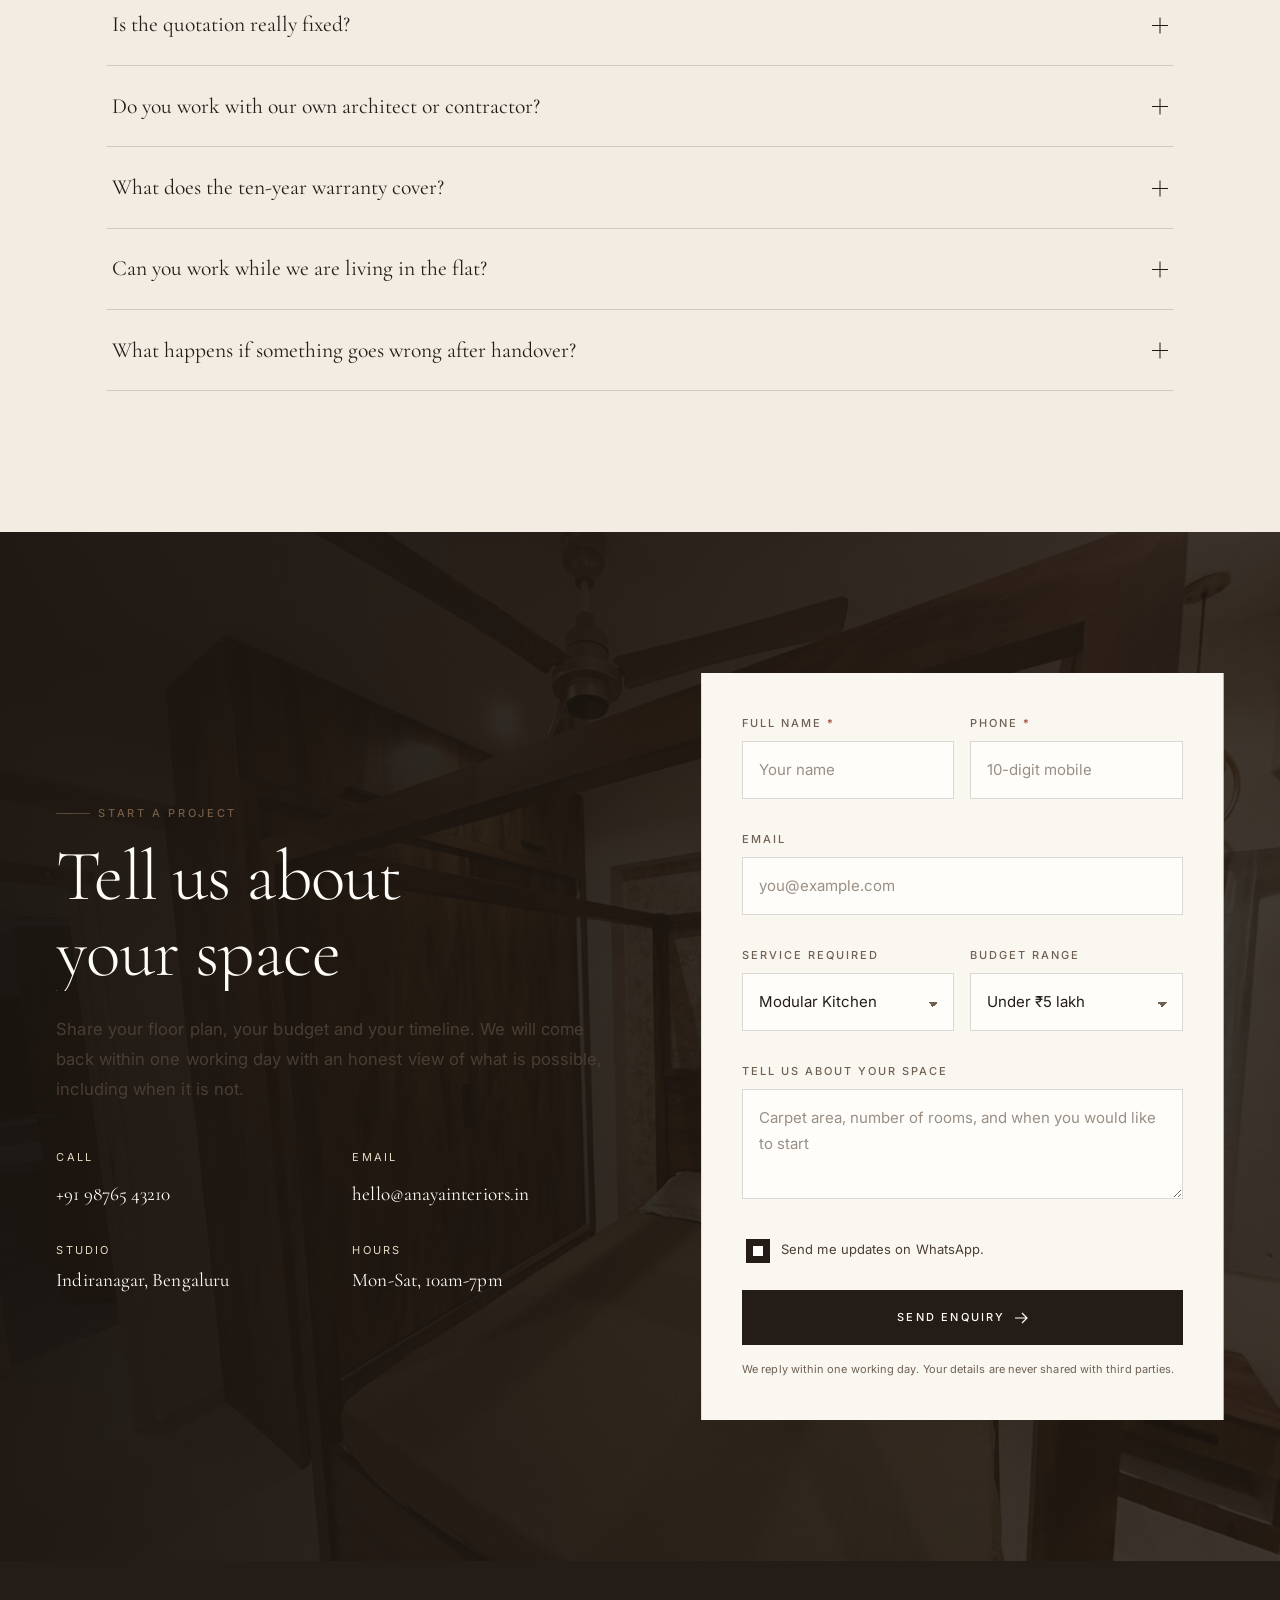
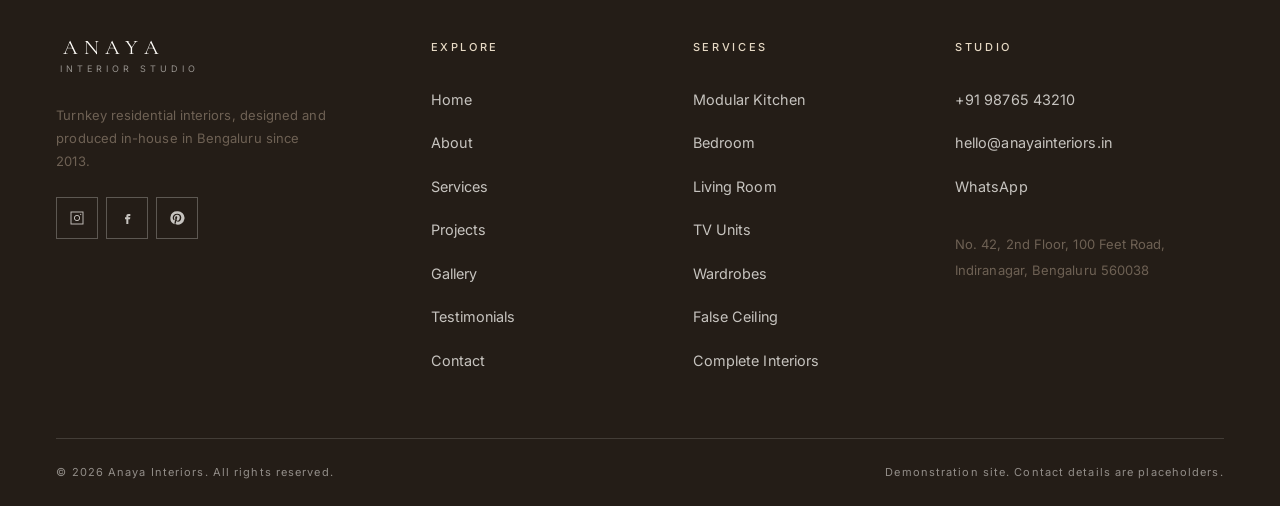
<file: services.html>
<!doctype html>
<html lang="en">
<head>
<meta charset="utf-8">
<meta name="viewport" content="width=device-width, initial-scale=1">
<title>Services | Anaya Interiors</title>
<meta name="description" content="Modular kitchens, bedrooms, living rooms, TV units, wardrobes, false ceiling and complete turnkey interiors.">
<meta property="og:title" content="Services | Anaya Interiors">
<meta property="og:description" content="Modular kitchens, bedrooms, living rooms, TV units, wardrobes, false ceiling and complete turnkey interiors.">
<meta property="og:type" content="website">
<meta property="og:image" content="assets/img/hero-living.jpg">
<meta name="theme-color" content="#F2ECE2">
<script>document.documentElement.className+=" js";</script>
<link rel="preconnect" href="https://fonts.googleapis.com">
<link rel="preconnect" href="https://fonts.gstatic.com" crossorigin>
<link href="https://fonts.googleapis.com/css2?family=Cormorant+Garamond:ital,wght@0,300;0,400;0,500;1,300;1,400&family=Inter:wght@300;400;500;600&display=swap" rel="stylesheet">
<link rel="stylesheet" href="assets/css/tokens.css">
<link rel="stylesheet" href="assets/css/base.css">
<link rel="stylesheet" href="assets/css/components.css">
<link rel="stylesheet" href="assets/css/sections.css">
</head>
<body data-page="services.html">

<div class="preloader" aria-hidden="true">
  <div>
    <div class="wordmark wordmark--lg u-center">
      <span class="wordmark__name">Anaya</span>
      <span class="wordmark__sub">Interior Studio</span>
    </div>
    <div class="preloader__bar"><i></i></div>
    <div class="preloader__pct u-center">0</div>
  </div>
</div>

<a class="skip-link" href="#main">Skip to content</a>

<header class="hdr on-hero">
  <div class="hdr__in">
    <nav class="nav nav--start" aria-label="Primary">
      <span class="nav__links" style="display:contents"><a href="about.html">About</a><a href="services.html" aria-current="page">Services</a><a href="projects.html">Projects</a></span>
    </nav>
    <a href="index.html" class="wordmark" aria-label="Anaya Interiors home">
      <span class="wordmark__name">Anaya</span>
      <span class="wordmark__sub">Interior Studio</span>
    </a>
    <div class="nav nav--end">
      <span class="nav__links" style="display:contents"><a href="gallery.html">Gallery</a><a href="testimonials.html">Testimonials</a></span>
      <a href="contact.html" class="btn btn--sm"><span>Enquire</span></a>
      <button class="burger" aria-label="Open menu" aria-expanded="false" aria-controls="menu"><i></i><i></i><i></i></button>
    </div>
  </div>
</header>

<div class="menu" id="menu">
  <nav aria-label="Mobile">
    <ul>
      <li><a href="index.html">Home</a></li>
      <li><a href="about.html">About</a></li>
      <li><a href="services.html">Services</a></li>
      <li><a href="projects.html">Projects</a></li>
      <li><a href="gallery.html">Gallery</a></li>
      <li><a href="testimonials.html">Testimonials</a></li>
      <li><a href="contact.html">Contact</a></li>
    </ul>
  </nav>
  <div class="menu__foot">
    <a href="tel:+919876543210" class="link"><span>+91 98765 43210</span></a>
    <p class="t-small u-mt-sm">No. 42, 2nd Floor, 100 Feet Road, Indiranagar, Bengaluru 560038</p>
  </div>
</div>

<section class="phead phead--media">
  <div class="phead__bg"><img src="assets/img/svc-complete.jpg" alt="" fetchpriority="high"></div>
  <div class="shell phead__in">
    <nav class="crumbs" aria-label="Breadcrumb"><a href="index.html">Home</a> <span>/</span> <span>Services</span></nav>
    <h1 class="t-d2 phead__title rv-lines is-in"><span class="ln"><span>Services</span></span></h1>
    <p class="t-lead phead__lead" style="color:rgba(255,253,249,.86)">Seven services that can be taken individually, or combined into a single turnkey contract with one handover date.</p>
  </div>
</section>

<main id="main">

  <section class="section">
    <div class="shell">
      
      <article class="sdetail" id="modular-kitchen">
        <div class="sdetail__grid">
          <div class="sdetail__media" data-rv="clip">
            <div class="frame frame--card zoom"><img src="assets/img/svc-kitchen.jpg" alt="Modular Kitchen project by Anaya Interiors" loading="lazy"></div>
          </div>
          <div>
            <div class="sdetail__n" data-rv="fade">01</div>
            <h2 class="t-h2 u-mt-sm rv-lines"><span class="ln"><span>Modular Kitchen</span></span></h2>
            <p class="t-lead u-mt-md" data-rv="up">We plan kitchens around the work triangle first and the look second. Every drawer is sized to what it will actually hold, every surface is specified for heat, water and oil, and the hardware is rated for a decade of daily use.</p>
            <ul class="sdetail__list" data-rv="up">
              <li>L-shaped, U-shaped, parallel and island layouts</li>
              <li>Hettich or Blum soft-close hinges and channels</li>
              <li>Acrylic, laminate, PU or membrane shutters</li>
              <li>Quartz, granite or solid-surface counters</li>
              <li>Integrated tall units, pull-outs and corner solutions</li>
            </ul>
            <div class="sdetail__meta" data-rv="up">
              <div><span>Typical timeline</span><b>4-6 weeks</b></div>
              <div><span>Starting from</span><b>₹1.6 lakh</b></div>
              <div><span>Warranty</span><b>10 years</b></div>
            </div>
            <div class="u-mt-lg" data-rv="up">
              <a href="contact.html" class="btn"><span>Enquire about modular kitchen</span><svg class="arw" width="14" height="14" viewBox="0 0 14 14" fill="none" aria-hidden="true"><path d="M1 7h12M8 2l5 5-5 5" stroke="currentColor" stroke-width="1.2"/></svg></a>
            </div>
          </div>
        </div>
      </article>

      <article class="sdetail" id="bedroom">
        <div class="sdetail__grid">
          <div class="sdetail__media" data-rv="clip">
            <div class="frame frame--card zoom"><img src="assets/img/svc-bedroom.jpg" alt="Bedroom project by Anaya Interiors" loading="lazy"></div>
          </div>
          <div>
            <div class="sdetail__n" data-rv="fade">02</div>
            <h2 class="t-h2 u-mt-sm rv-lines"><span class="ln"><span>Bedroom</span></span></h2>
            <p class="t-lead u-mt-md" data-rv="up">A bedroom has to work at 7am and at 11pm. We layer ambient, task and accent lighting on separate circuits, keep the palette low-contrast, and put storage where it does not crowd the walk-around space.</p>
            <ul class="sdetail__list" data-rv="up">
              <li>Upholstered, fluted or panelled headboard walls</li>
              <li>Bedside planning with integrated charging</li>
              <li>Three-circuit lighting with dimmer control</li>
              <li>Blackout and sheer layered window treatment</li>
              <li>Study or vanity niches where the plan allows</li>
            </ul>
            <div class="sdetail__meta" data-rv="up">
              <div><span>Typical timeline</span><b>3-5 weeks</b></div>
              <div><span>Starting from</span><b>₹1.2 lakh</b></div>
              <div><span>Warranty</span><b>10 years</b></div>
            </div>
            <div class="u-mt-lg" data-rv="up">
              <a href="contact.html" class="btn"><span>Enquire about bedroom</span><svg class="arw" width="14" height="14" viewBox="0 0 14 14" fill="none" aria-hidden="true"><path d="M1 7h12M8 2l5 5-5 5" stroke="currentColor" stroke-width="1.2"/></svg></a>
            </div>
          </div>
        </div>
      </article>

      <article class="sdetail" id="living-room">
        <div class="sdetail__grid">
          <div class="sdetail__media" data-rv="clip">
            <div class="frame frame--card zoom"><img src="assets/img/svc-living.jpg" alt="Living Room project by Anaya Interiors" loading="lazy"></div>
          </div>
          <div>
            <div class="sdetail__n" data-rv="fade">03</div>
            <h2 class="t-h2 u-mt-sm rv-lines"><span class="ln"><span>Living Room</span></span></h2>
            <p class="t-lead u-mt-md" data-rv="up">Living rooms fail when seating is pushed to the walls. We plan conversation distances properly, give circulation real width, and use a restrained material palette so the room reads calm rather than busy.</p>
            <ul class="sdetail__list" data-rv="up">
              <li>Seating layouts planned to conversation distance</li>
              <li>Feature wall in veneer, stone or textured plaster</li>
              <li>Concealed storage along circulation walls</li>
              <li>Rug, curtain and upholstery coordination</li>
              <li>Accent and cove lighting design</li>
            </ul>
            <div class="sdetail__meta" data-rv="up">
              <div><span>Typical timeline</span><b>4-6 weeks</b></div>
              <div><span>Starting from</span><b>₹1.8 lakh</b></div>
              <div><span>Warranty</span><b>10 years</b></div>
            </div>
            <div class="u-mt-lg" data-rv="up">
              <a href="contact.html" class="btn"><span>Enquire about living room</span><svg class="arw" width="14" height="14" viewBox="0 0 14 14" fill="none" aria-hidden="true"><path d="M1 7h12M8 2l5 5-5 5" stroke="currentColor" stroke-width="1.2"/></svg></a>
            </div>
          </div>
        </div>
      </article>

      <article class="sdetail" id="tv-units">
        <div class="sdetail__grid">
          <div class="sdetail__media" data-rv="clip">
            <div class="frame frame--card zoom"><img src="assets/img/svc-tv-unit.jpg" alt="TV Units project by Anaya Interiors" loading="lazy"></div>
          </div>
          <div>
            <div class="sdetail__n" data-rv="fade">04</div>
            <h2 class="t-h2 u-mt-sm rv-lines"><span class="ln"><span>TV Units</span></span></h2>
            <p class="t-lead u-mt-md" data-rv="up">A television is a black rectangle for most of the day. We design the wall so it still reads well when nothing is playing: balanced open and closed storage, concealed conduits, and a finish that carries the room.</p>
            <ul class="sdetail__list" data-rv="up">
              <li>Full cable concealment with service access</li>
              <li>Back-lit or cove-lit feature panelling</li>
              <li>Open display combined with closed storage</li>
              <li>Veneer, fluted timber or stone-clad finishes</li>
              <li>Soundbar and console integration</li>
            </ul>
            <div class="sdetail__meta" data-rv="up">
              <div><span>Typical timeline</span><b>2-3 weeks</b></div>
              <div><span>Starting from</span><b>₹65,000</b></div>
              <div><span>Warranty</span><b>10 years</b></div>
            </div>
            <div class="u-mt-lg" data-rv="up">
              <a href="contact.html" class="btn"><span>Enquire about tv units</span><svg class="arw" width="14" height="14" viewBox="0 0 14 14" fill="none" aria-hidden="true"><path d="M1 7h12M8 2l5 5-5 5" stroke="currentColor" stroke-width="1.2"/></svg></a>
            </div>
          </div>
        </div>
      </article>

      <article class="sdetail" id="wardrobes">
        <div class="sdetail__grid">
          <div class="sdetail__media" data-rv="clip">
            <div class="frame frame--card zoom"><img src="assets/img/svc-wardrobe.jpg" alt="Wardrobes project by Anaya Interiors" loading="lazy"></div>
          </div>
          <div>
            <div class="sdetail__n" data-rv="fade">05</div>
            <h2 class="t-h2 u-mt-sm rv-lines"><span class="ln"><span>Wardrobes</span></span></h2>
            <p class="t-lead u-mt-md" data-rv="up">We start by asking what you own: how many long hangs, how many folded stacks, whether luggage needs a home. The internal layout follows that inventory, then the shutter style follows the room.</p>
            <ul class="sdetail__list" data-rv="up">
              <li>Hinged, sliding and walk-in configurations</li>
              <li>Internal layout planned to your inventory</li>
              <li>Soft-close drawers with anti-tilt channels</li>
              <li>Mirror, dresser and loft integration</li>
              <li>Profile-lit interiors on sensor switching</li>
            </ul>
            <div class="sdetail__meta" data-rv="up">
              <div><span>Typical timeline</span><b>3-4 weeks</b></div>
              <div><span>Starting from</span><b>₹95,000</b></div>
              <div><span>Warranty</span><b>10 years</b></div>
            </div>
            <div class="u-mt-lg" data-rv="up">
              <a href="contact.html" class="btn"><span>Enquire about wardrobes</span><svg class="arw" width="14" height="14" viewBox="0 0 14 14" fill="none" aria-hidden="true"><path d="M1 7h12M8 2l5 5-5 5" stroke="currentColor" stroke-width="1.2"/></svg></a>
            </div>
          </div>
        </div>
      </article>

      <article class="sdetail" id="false-ceiling">
        <div class="sdetail__grid">
          <div class="sdetail__media" data-rv="clip">
            <div class="frame frame--card zoom"><img src="assets/img/svc-false-ceiling.jpg" alt="False Ceiling project by Anaya Interiors" loading="lazy"></div>
          </div>
          <div>
            <div class="sdetail__n" data-rv="fade">06</div>
            <h2 class="t-h2 u-mt-sm rv-lines"><span class="ln"><span>False Ceiling</span></span></h2>
            <p class="t-lead u-mt-md" data-rv="up">False ceiling is usually where height gets lost. We drop only what the services genuinely require, use the profile to hide the light source rather than the fitting, and keep the geometry simple.</p>
            <ul class="sdetail__list" data-rv="up">
              <li>Gypsum, POP and grid systems</li>
              <li>Cove, profile and recessed lighting integration</li>
              <li>AC ducting and service concealment</li>
              <li>Peripheral designs that protect ceiling height</li>
              <li>Moisture-resistant boards for wet areas</li>
            </ul>
            <div class="sdetail__meta" data-rv="up">
              <div><span>Typical timeline</span><b>2-3 weeks</b></div>
              <div><span>Starting from</span><b>₹45,000</b></div>
              <div><span>Warranty</span><b>5 years</b></div>
            </div>
            <div class="u-mt-lg" data-rv="up">
              <a href="contact.html" class="btn"><span>Enquire about false ceiling</span><svg class="arw" width="14" height="14" viewBox="0 0 14 14" fill="none" aria-hidden="true"><path d="M1 7h12M8 2l5 5-5 5" stroke="currentColor" stroke-width="1.2"/></svg></a>
            </div>
          </div>
        </div>
      </article>

      <article class="sdetail" id="complete-interiors">
        <div class="sdetail__grid">
          <div class="sdetail__media" data-rv="clip">
            <div class="frame frame--card zoom"><img src="assets/img/svc-complete.jpg" alt="Complete Interiors project by Anaya Interiors" loading="lazy"></div>
          </div>
          <div>
            <div class="sdetail__n" data-rv="fade">07</div>
            <h2 class="t-h2 u-mt-sm rv-lines"><span class="ln"><span>Complete Interiors</span></span></h2>
            <p class="t-lead u-mt-md" data-rv="up">Turnkey means you deal with us and nobody else. Civil, electrical, plumbing, carpentry, painting and styling run to a single schedule, with one project manager accountable for the handover date.</p>
            <ul class="sdetail__list" data-rv="up">
              <li>Single point of accountability across trades</li>
              <li>Civil, electrical and plumbing coordination</li>
              <li>Complete carpentry and furniture package</li>
              <li>Painting, flooring and final styling</li>
              <li>Scheduled handover with a snag-list walkthrough</li>
            </ul>
            <div class="sdetail__meta" data-rv="up">
              <div><span>Typical timeline</span><b>10-14 weeks</b></div>
              <div><span>Starting from</span><b>₹8 lakh</b></div>
              <div><span>Warranty</span><b>10 years</b></div>
            </div>
            <div class="u-mt-lg" data-rv="up">
              <a href="contact.html" class="btn"><span>Enquire about complete interiors</span><svg class="arw" width="14" height="14" viewBox="0 0 14 14" fill="none" aria-hidden="true"><path d="M1 7h12M8 2l5 5-5 5" stroke="currentColor" stroke-width="1.2"/></svg></a>
            </div>
          </div>
        </div>
      </article>
    </div>
  </section>

  <section class="section section--paper" aria-labelledby="proc-h">
    <div class="shell">
      <div class="shead">
        <div>
          <span class="eyebrow" data-rv="fade">Process</span>
          <h2 class="t-h2 shead__t rv-lines" id="proc-h"><span class="ln"><span>From first call</span></span><span class="ln"><span>to handover</span></span></h2>
        </div>
        <div class="shead__r" data-rv="up"><p class="t-small">Four stages. You know at every point who is responsible and what happens next.</p></div>
      </div>
      <div class="steps" data-rv-stagger>
        <div class="step" data-rv="up"><div class="step__n">01</div><div class="step__t">Consultation &amp; survey</div><p class="step__d">We visit, measure the space ourselves, and talk honestly about budget before any design work begins.</p></div>
        <div class="step" data-rv="up"><div class="step__n">02</div><div class="step__t">Design &amp; fixed quotation</div><p class="step__d">Layouts, elevations and a material palette, issued with a fully itemised price. Nothing goes into production until this is signed.</p></div>
        <div class="step" data-rv="up"><div class="step__n">03</div><div class="step__t">Production &amp; site work</div><p class="step__d">Joinery is manufactured on our own floor while site work runs in parallel, coordinated by one project manager.</p></div>
        <div class="step" data-rv="up"><div class="step__n">04</div><div class="step__t">Handover &amp; warranty</div><p class="step__d">A walkthrough with a written snag list, cleared before sign-off, followed by a ten-year warranty on modular work.</p></div>
      </div>
    </div>
  </section>

  <section class="section" aria-labelledby="faq-h">
    <div class="shell shell--narrow">
      <div class="shead">
        <div>
          <span class="eyebrow" data-rv="fade">Questions</span>
          <h2 class="t-h2 shead__t rv-lines" id="faq-h"><span class="ln"><span>Asked often</span></span></h2>
        </div>
      </div>
      <div class="faq" data-rv="up">
        <div class="faq__item">
          <h3><button class="faq__q" aria-expanded="false" aria-controls="faq-a0" id="faq-q0"><span>How long does a full home take?</span><span class="faq__ic" aria-hidden="true"></span></button></h3>
          <div class="faq__a" id="faq-a0" role="region" aria-labelledby="faq-q0"><div><p>A two or three bedroom turnkey project typically runs ten to fourteen weeks from signed drawings to handover. Single-room scopes such as a kitchen or a wardrobe are usually three to six weeks. We commit to a date in writing at quotation.</p></div></div>
        </div>
        <div class="faq__item">
          <h3><button class="faq__q" aria-expanded="false" aria-controls="faq-a1" id="faq-q1"><span>Is the quotation really fixed?</span><span class="faq__ic" aria-hidden="true"></span></button></h3>
          <div class="faq__a" id="faq-a1" role="region" aria-labelledby="faq-q1"><div><p>Yes, for the scope quoted. The price changes only if you ask for something that was not in the signed drawings, and any such change is re-quoted and approved in writing before it is built.</p></div></div>
        </div>
        <div class="faq__item">
          <h3><button class="faq__q" aria-expanded="false" aria-controls="faq-a2" id="faq-q2"><span>Do you work with our own architect or contractor?</span><span class="faq__ic" aria-hidden="true"></span></button></h3>
          <div class="faq__a" id="faq-a2" role="region" aria-labelledby="faq-q2"><div><p>Often. We can take the interiors package alone and coordinate with an existing architect or civil contractor, though we will be clear about where our accountability ends.</p></div></div>
        </div>
        <div class="faq__item">
          <h3><button class="faq__q" aria-expanded="false" aria-controls="faq-a3" id="faq-q3"><span>What does the ten-year warranty cover?</span><span class="faq__ic" aria-hidden="true"></span></button></h3>
          <div class="faq__a" id="faq-a3" role="region" aria-labelledby="faq-q3"><div><p>All modular joinery we manufacture and the hardware we supply, covering manufacturing defects and hardware failure under normal domestic use. False ceiling carries a five-year warranty. Natural variation in timber and stone is not a defect.</p></div></div>
        </div>
        <div class="faq__item">
          <h3><button class="faq__q" aria-expanded="false" aria-controls="faq-a4" id="faq-q4"><span>Can you work while we are living in the flat?</span><span class="faq__ic" aria-hidden="true"></span></button></h3>
          <div class="faq__a" id="faq-a4" role="region" aria-labelledby="faq-q4"><div><p>Yes, though it extends the schedule. We phase the work room by room, seal off active areas, and clean the site at the end of every working day.</p></div></div>
        </div>
        <div class="faq__item">
          <h3><button class="faq__q" aria-expanded="false" aria-controls="faq-a5" id="faq-q5"><span>What happens if something goes wrong after handover?</span><span class="faq__ic" aria-hidden="true"></span></button></h3>
          <div class="faq__a" id="faq-a5" role="region" aria-labelledby="faq-q5"><div><p>Call the service desk. Warranty issues are attended within three working days; anything affecting water, power or security is treated as same-day.</p></div></div>
        </div>
      </div>
    </div>
  </section>

  
<section class="cta section" aria-labelledby="cta-h">
  <div class="cta__bg"><img src="assets/img/cta-bedroom.jpg" alt="" loading="lazy"></div>
  <div class="shell cta__in">
    <div class="cta__grid">
      <div>
        <span class="eyebrow" data-rv="fade">Start a project</span>
        <h2 class="t-d2 rv-lines u-mt-sm" id="cta-h"><span class="ln"><span>Tell us about</span></span><span class="ln"><span>your space</span></span></h2>
        <p class="t-lead u-mt-md t-measure" data-rv="up">Share your floor plan, your budget and your timeline. We will come back within one working day with an honest view of what is possible, including when it is not.</p>
        <div class="cta__contacts" data-rv="up">
          <div class="cta__contact"><span>Call</span><a href="tel:+919876543210">+91 98765 43210</a></div>
          <div class="cta__contact"><span>Email</span><a href="mailto:hello@anayainteriors.in">hello@anayainteriors.in</a></div>
          <div class="cta__contact"><span>Studio</span><p>Indiranagar, Bengaluru</p></div>
          <div class="cta__contact"><span>Hours</span><p>Mon-Sat, 10am-7pm</p></div>
        </div>
      </div>
      <form class="form" data-form novalidate data-rv="up">
        <div class="form__alert" aria-live="polite"></div>
        <div class="form-row form-row--2">
          <div class="field">
            <label for="f-name">Full name <span class="req">*</span></label>
            <input class="input" id="f-name" name="name" type="text" required placeholder="Your name" autocomplete="name">
            <span class="field__err"></span>
          </div>
          <div class="field">
            <label for="f-phone">Phone <span class="req">*</span></label>
            <input class="input" id="f-phone" name="phone" type="tel" required placeholder="10-digit mobile" autocomplete="tel">
            <span class="field__err"></span>
          </div>
        </div>
        <div class="field">
          <label for="f-email">Email</label>
          <input class="input" id="f-email" name="email" type="email" placeholder="you@example.com" autocomplete="email">
          <span class="field__err"></span>
        </div>
        <div class="form-row form-row--2">
          <div class="field">
            <label for="f-service">Service required</label>
            <select class="select" id="f-service" name="service">
              <option>Modular Kitchen</option>
              <option>Bedroom</option>
              <option>Living Room</option>
              <option>TV Units</option>
              <option>Wardrobes</option>
              <option>False Ceiling</option>
              <option>Complete Interiors</option>
            </select>
            <span class="field__err"></span>
          </div>
          <div class="field">
            <label for="f-budget">Budget range</label>
            <select class="select" id="f-budget" name="budget">
              <option>Under ₹5 lakh</option><option>₹5-10 lakh</option>
              <option>₹10-20 lakh</option><option>Above ₹20 lakh</option>
            </select>
            <span class="field__err"></span>
          </div>
        </div>
        <div class="field">
          <label for="f-msg">Tell us about your space</label>
          <textarea class="textarea" id="f-msg" name="message" placeholder="Carpet area, number of rooms, and when you would like to start"></textarea>
          <span class="field__err"></span>
        </div>
        <label class="check"><input type="checkbox" name="wa" checked><span>Send me updates on WhatsApp.</span></label>
        <div class="u-mt-md"><button type="submit" class="btn btn--solid btn--block"><span>Send enquiry</span><svg class="arw" width="14" height="14" viewBox="0 0 14 14" fill="none" aria-hidden="true"><path d="M1 7h12M8 2l5 5-5 5" stroke="currentColor" stroke-width="1.2"/></svg></button></div>
        <p class="form__note">We reply within one working day. Your details are never shared with third parties.</p>
      </form>
    </div>
  </div>
</section>

</main>

<footer class="ftr">
  <div class="shell">
    <div class="ftr__top">
      <div>
        <div class="wordmark" style="text-align:left">
          <span class="wordmark__name">Anaya</span>
          <span class="wordmark__sub">Interior Studio</span>
        </div>
        <p class="t-small" style="margin-top:var(--sp-md);max-width:34ch">Turnkey residential interiors, designed and produced in-house in Bengaluru since 2013.</p>
        <div class="socials">
          <a href="https://instagram.com" aria-label="Instagram" rel="noopener"><svg viewBox="0 0 24 24" fill="none" stroke="currentColor" stroke-width="1.4" aria-hidden="true"><rect x="3" y="3" width="18" height="18"/><circle cx="12" cy="12" r="4"/><circle cx="17.5" cy="6.5" r="1" fill="currentColor" stroke="none"/></svg></a>
          <a href="https://facebook.com" aria-label="Facebook" rel="noopener"><svg viewBox="0 0 24 24" fill="currentColor" aria-hidden="true"><path d="M14 9h3V6h-3c-2 0-3 1.3-3 3.2V11H9v3h2v7h3v-7h2.5l.5-3H14V9.6c0-.4.2-.6.6-.6z"/></svg></a>
          <a href="https://pinterest.com" aria-label="Pinterest" rel="noopener"><svg viewBox="0 0 24 24" fill="currentColor" aria-hidden="true"><path d="M12 2a10 10 0 00-3.6 19.3c-.1-.8-.2-2 0-2.9l1.2-5s-.3-.6-.3-1.5c0-1.4.8-2.4 1.8-2.4.9 0 1.3.6 1.3 1.4 0 .9-.6 2.2-.9 3.4-.2 1 .5 1.9 1.5 1.9 1.9 0 3.2-2.4 3.2-5.2 0-2.2-1.4-3.8-4-3.8-2.9 0-4.7 2.2-4.7 4.6 0 .8.2 1.4.6 1.9.2.2.2.3.1.5l-.2.8c0 .3-.2.3-.5.2-1.3-.5-1.9-2-1.9-3.6 0-2.7 2.3-5.9 6.8-5.9 3.6 0 6 2.6 6 5.4 0 3.7-2 6.4-5 6.4-1 0-2-.5-2.3-1.2l-.6 2.4c-.2.8-.7 1.8-1.1 2.4A10 10 0 1012 2z"/></svg></a>
        </div>
      </div>
      <div>
        <h4>Explore</h4>
        <ul class="ftr__list">
          <li><a href="index.html">Home</a></li>
          <li><a href="about.html">About</a></li>
          <li><a href="services.html">Services</a></li>
          <li><a href="projects.html">Projects</a></li>
          <li><a href="gallery.html">Gallery</a></li>
          <li><a href="testimonials.html">Testimonials</a></li>
          <li><a href="contact.html">Contact</a></li>
        </ul>
      </div>
      <div>
        <h4>Services</h4>
        <ul class="ftr__list">
          <li><a href="services.html#modular-kitchen">Modular Kitchen</a></li>
          <li><a href="services.html#bedroom">Bedroom</a></li>
          <li><a href="services.html#living-room">Living Room</a></li>
          <li><a href="services.html#tv-units">TV Units</a></li>
          <li><a href="services.html#wardrobes">Wardrobes</a></li>
          <li><a href="services.html#false-ceiling">False Ceiling</a></li>
          <li><a href="services.html#complete-interiors">Complete Interiors</a></li>
        </ul>
      </div>
      <div>
        <h4>Studio</h4>
        <ul class="ftr__list">
          <li><a href="tel:+919876543210">+91 98765 43210</a></li>
          <li><a href="mailto:hello@anayainteriors.in">hello@anayainteriors.in</a></li>
          <li><a href="https://wa.me/919876543210" rel="noopener">WhatsApp</a></li>
          <li style="margin-top:var(--sp-md)"><span class="t-small">No. 42, 2nd Floor, 100 Feet Road, Indiranagar, Bengaluru 560038</span></li>
        </ul>
      </div>
    </div>
    <div class="ftr__bot">
      <span>© <span data-year>2026</span> Anaya Interiors. All rights reserved.</span>
      <span>Demonstration site. Contact details are placeholders.</span>
    </div>
  </div>
</footer>

<a class="wa" href="https://wa.me/919876543210" rel="noopener" aria-label="Chat with us on WhatsApp">
  <svg viewBox="0 0 24 24" fill="currentColor" aria-hidden="true"><path d="M12 2a10 10 0 00-8.6 15L2 22l5.2-1.4A10 10 0 1012 2zm0 18a8 8 0 01-4.1-1.1l-.3-.2-3 .8.8-2.9-.2-.3A8 8 0 1112 20zm4.4-5.8c-.2-.1-1.4-.7-1.7-.8s-.4-.1-.5.1l-.7.9c-.1.2-.3.2-.5.1a6.5 6.5 0 01-3.2-2.8c-.2-.3.1-.3.3-.6l.2-.4v-.4l-.7-1.7c-.2-.4-.4-.4-.5-.4h-.5a1 1 0 00-.7.3c-.3.3-.9.9-.9 2.1s.9 2.4 1 2.6a9.5 9.5 0 003.7 3.3c1.4.5 1.7.4 2 .4.5 0 1.4-.6 1.6-1.1s.2-1 .1-1.1z"/></svg><span class="wa__txt">WhatsApp us</span>
</a>

<script src="assets/js/main.js"></script>
</body>
</html>
</file>
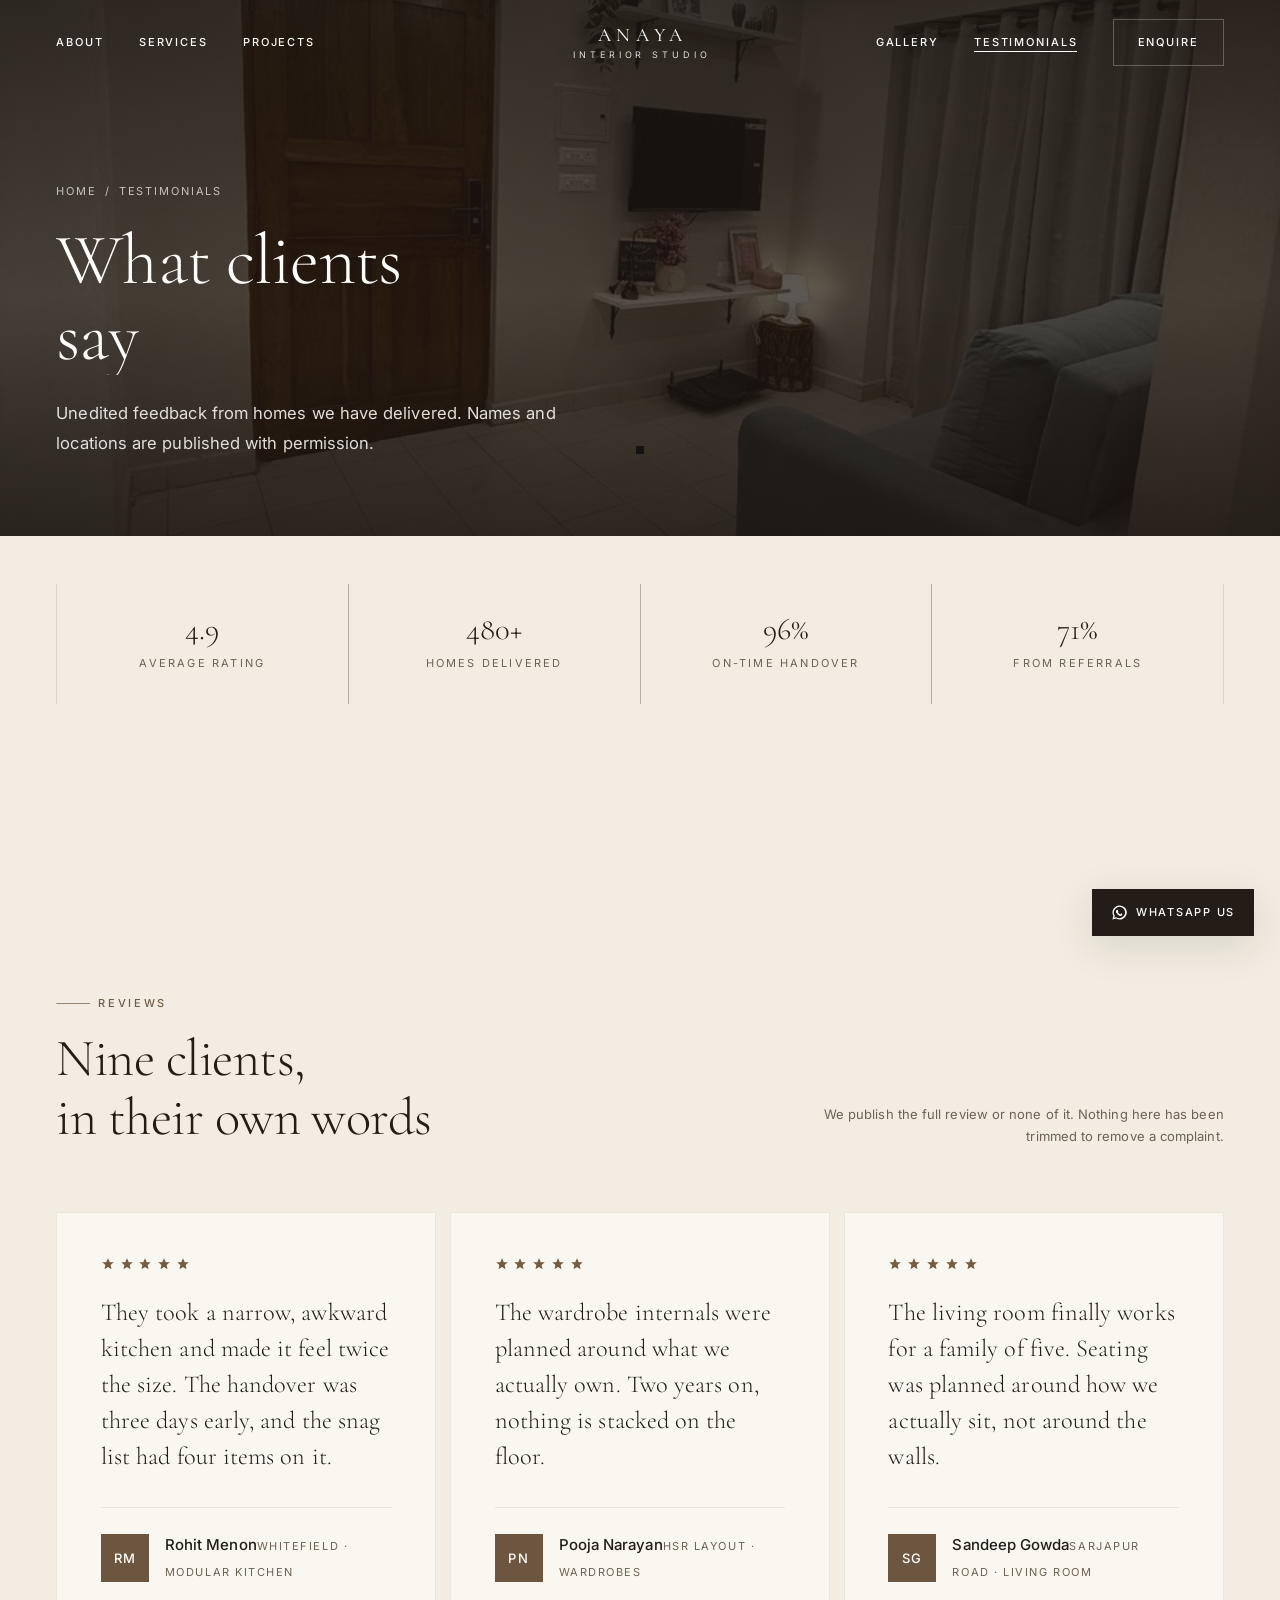
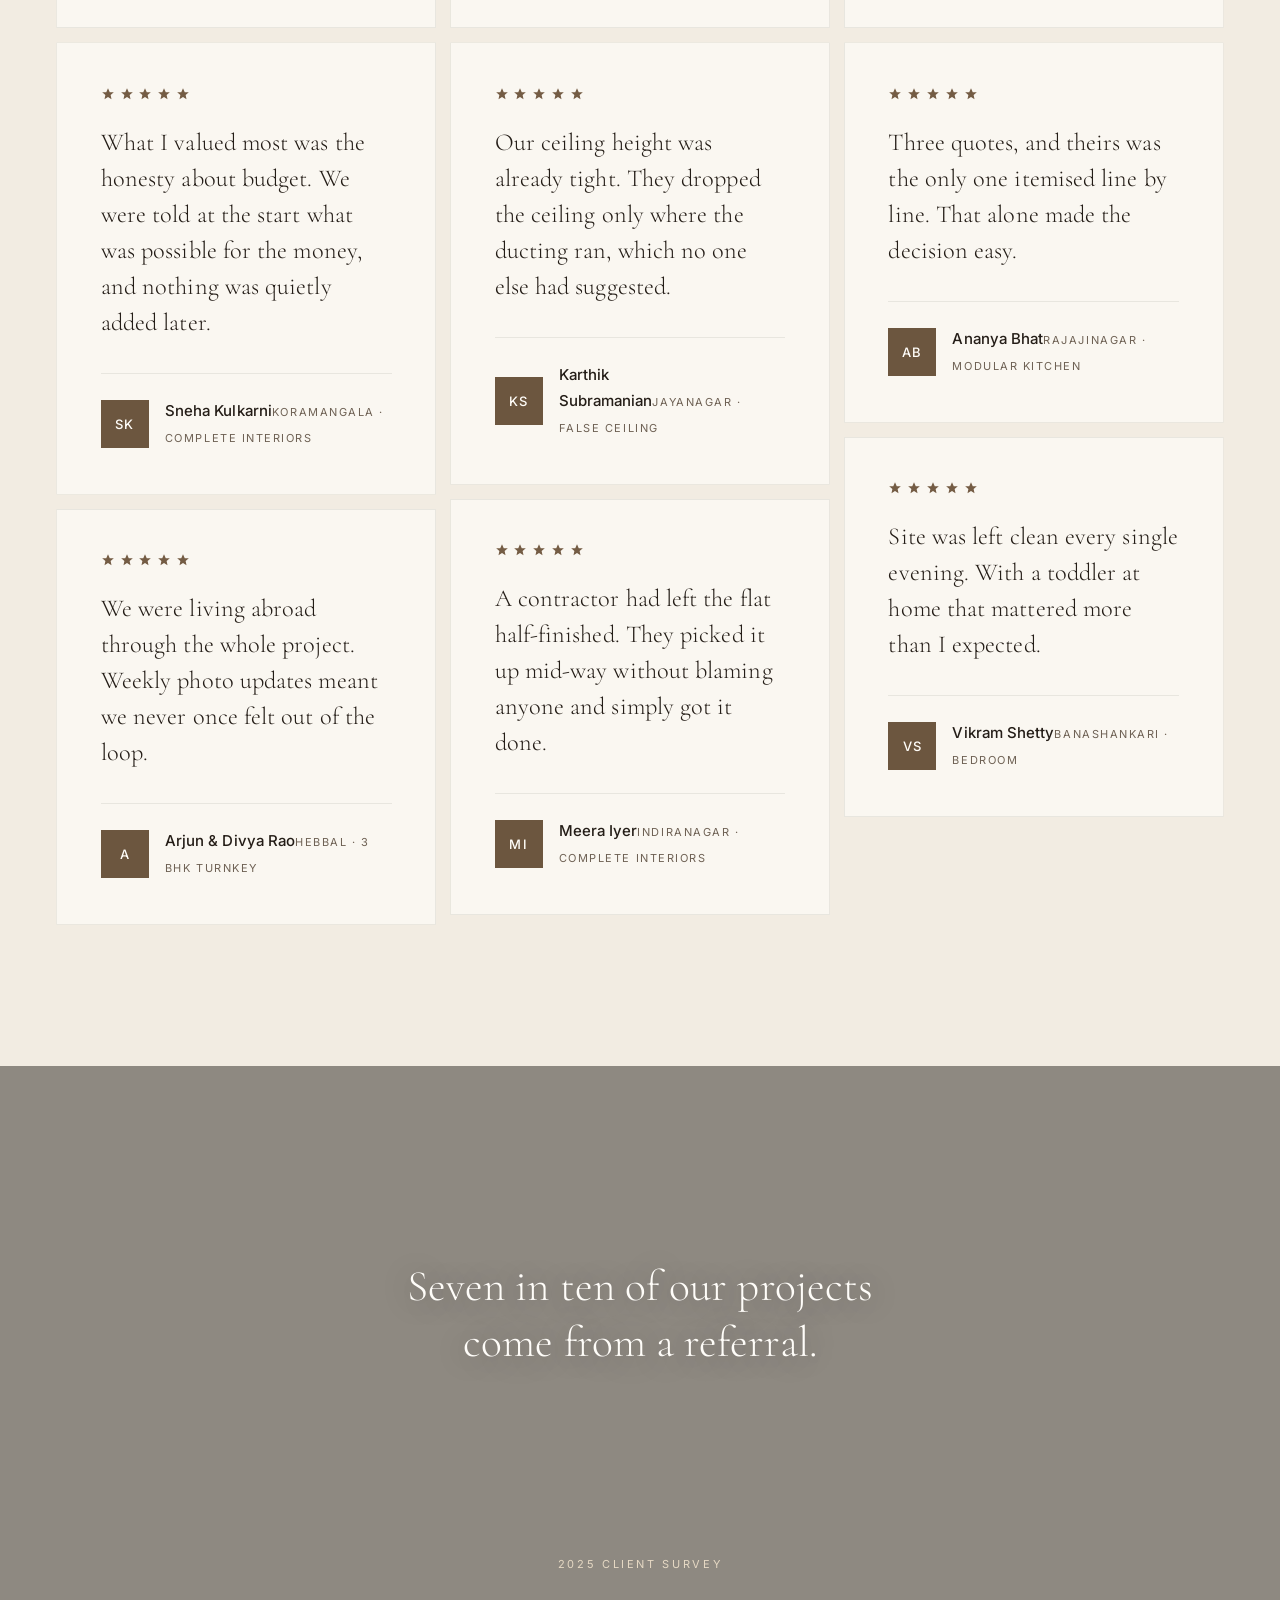
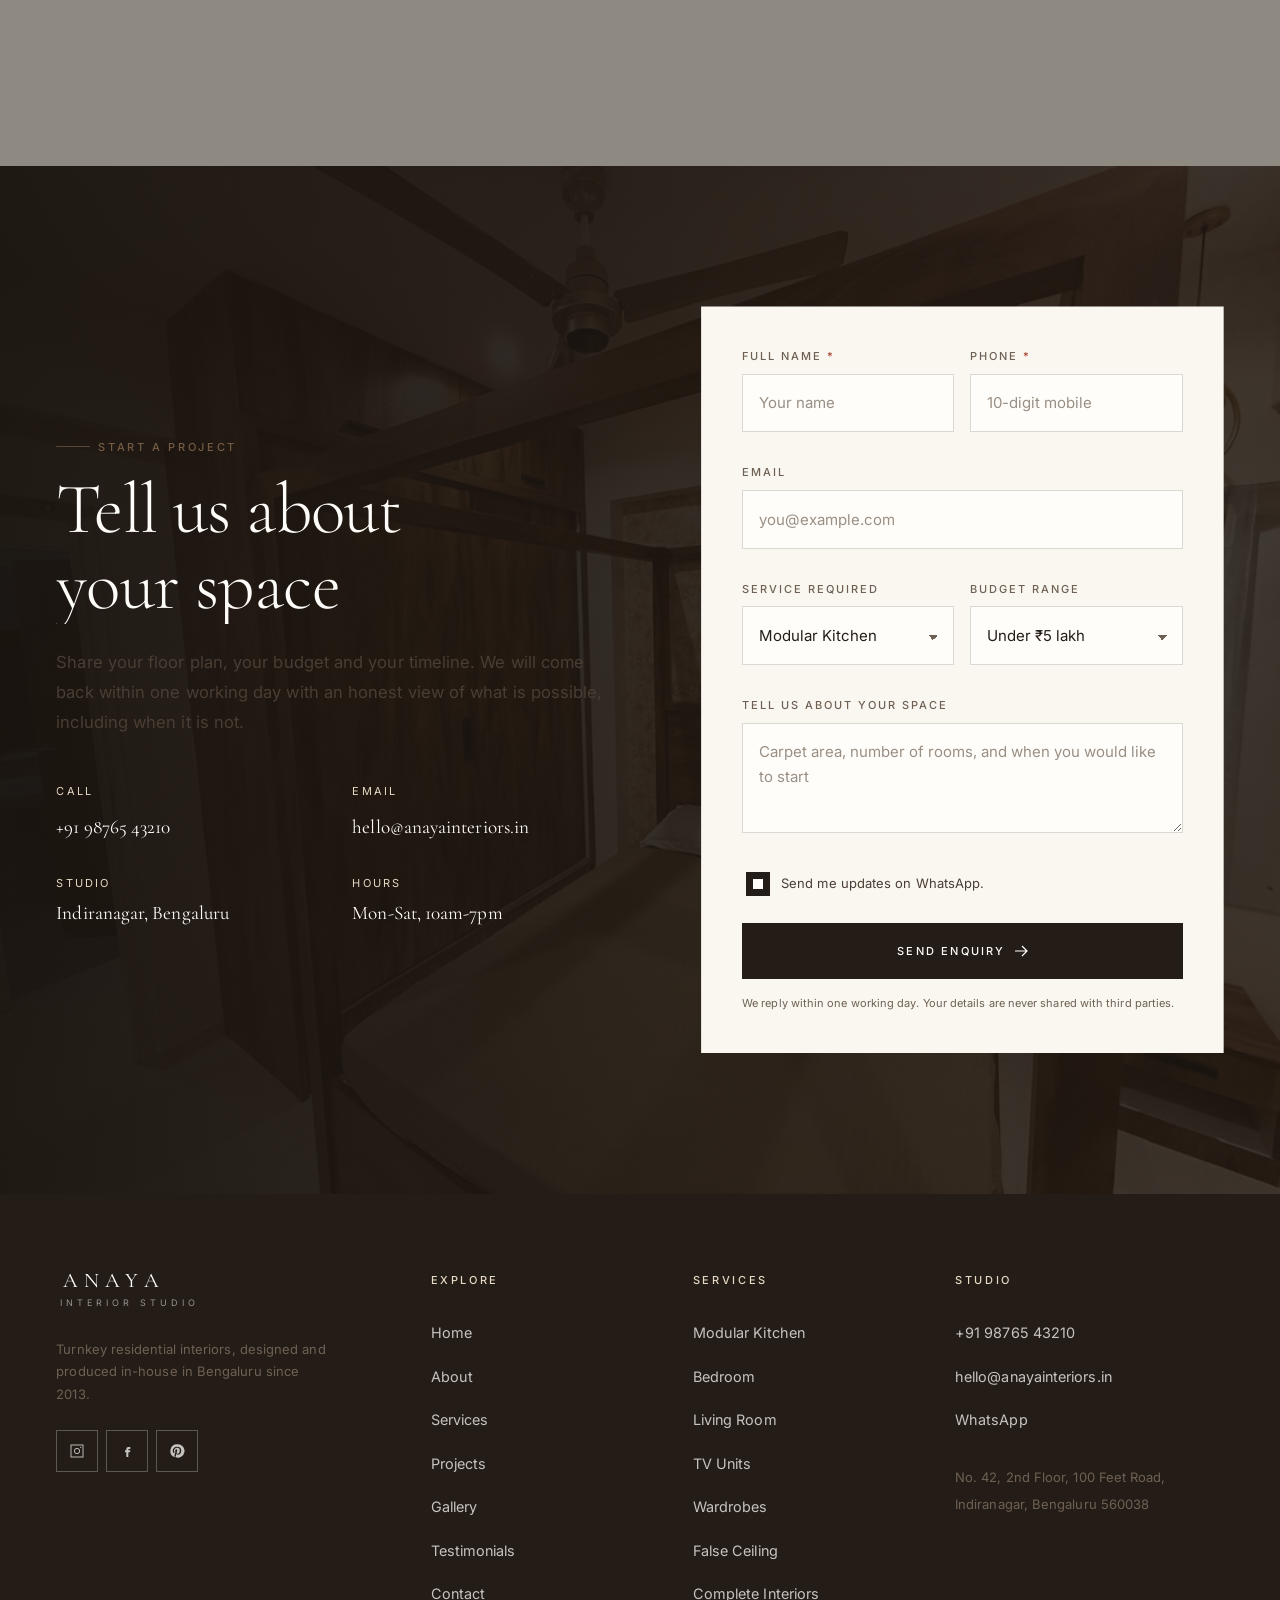
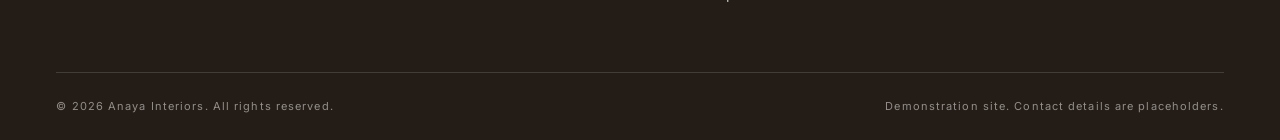
<file: testimonials.html>
<!doctype html>
<html lang="en">
<head>
<meta charset="utf-8">
<meta name="viewport" content="width=device-width, initial-scale=1">
<title>Testimonials | Anaya Interiors</title>
<meta name="description" content="Reviews and feedback from clients across Bengaluru.">
<meta property="og:title" content="Testimonials | Anaya Interiors">
<meta property="og:description" content="Reviews and feedback from clients across Bengaluru.">
<meta property="og:type" content="website">
<meta property="og:image" content="assets/img/hero-living.jpg">
<meta name="theme-color" content="#F2ECE2">
<script>document.documentElement.className+=" js";</script>
<link rel="preconnect" href="https://fonts.googleapis.com">
<link rel="preconnect" href="https://fonts.gstatic.com" crossorigin>
<link href="https://fonts.googleapis.com/css2?family=Cormorant+Garamond:ital,wght@0,300;0,400;0,500;1,300;1,400&family=Inter:wght@300;400;500;600&display=swap" rel="stylesheet">
<link rel="stylesheet" href="assets/css/tokens.css">
<link rel="stylesheet" href="assets/css/base.css">
<link rel="stylesheet" href="assets/css/components.css">
<link rel="stylesheet" href="assets/css/sections.css">
</head>
<body data-page="testimonials.html">

<div class="preloader" aria-hidden="true">
  <div>
    <div class="wordmark wordmark--lg u-center">
      <span class="wordmark__name">Anaya</span>
      <span class="wordmark__sub">Interior Studio</span>
    </div>
    <div class="preloader__bar"><i></i></div>
    <div class="preloader__pct u-center">0</div>
  </div>
</div>

<a class="skip-link" href="#main">Skip to content</a>

<header class="hdr on-hero">
  <div class="hdr__in">
    <nav class="nav nav--start" aria-label="Primary">
      <span class="nav__links" style="display:contents"><a href="about.html">About</a><a href="services.html">Services</a><a href="projects.html">Projects</a></span>
    </nav>
    <a href="index.html" class="wordmark" aria-label="Anaya Interiors home">
      <span class="wordmark__name">Anaya</span>
      <span class="wordmark__sub">Interior Studio</span>
    </a>
    <div class="nav nav--end">
      <span class="nav__links" style="display:contents"><a href="gallery.html">Gallery</a><a href="testimonials.html" aria-current="page">Testimonials</a></span>
      <a href="contact.html" class="btn btn--sm"><span>Enquire</span></a>
      <button class="burger" aria-label="Open menu" aria-expanded="false" aria-controls="menu"><i></i><i></i><i></i></button>
    </div>
  </div>
</header>

<div class="menu" id="menu">
  <nav aria-label="Mobile">
    <ul>
      <li><a href="index.html">Home</a></li>
      <li><a href="about.html">About</a></li>
      <li><a href="services.html">Services</a></li>
      <li><a href="projects.html">Projects</a></li>
      <li><a href="gallery.html">Gallery</a></li>
      <li><a href="testimonials.html">Testimonials</a></li>
      <li><a href="contact.html">Contact</a></li>
    </ul>
  </nav>
  <div class="menu__foot">
    <a href="tel:+919876543210" class="link"><span>+91 98765 43210</span></a>
    <p class="t-small u-mt-sm">No. 42, 2nd Floor, 100 Feet Road, Indiranagar, Bengaluru 560038</p>
  </div>
</div>

<section class="phead phead--media">
  <div class="phead__bg"><img src="assets/img/svc-living.jpg" alt="" fetchpriority="high"></div>
  <div class="shell phead__in">
    <nav class="crumbs" aria-label="Breadcrumb"><a href="index.html">Home</a> <span>/</span> <span>Testimonials</span></nav>
    <h1 class="t-d2 phead__title rv-lines is-in"><span class="ln"><span>What clients</span></span><span class="ln"><span>say</span></span></h1>
    <p class="t-lead phead__lead" style="color:rgba(255,253,249,.86)">Unedited feedback from homes we have delivered. Names and locations are published with permission.</p>
  </div>
</section>

<main id="main">

  <section class="section section--flush-top" style="padding-top:var(--sp-xl)">
    <div class="shell">
      <div class="trust" data-rv="up">
        <div class="trust__i"><b>4.9</b><span>Average rating</span></div>
        <div class="trust__i"><b>480+</b><span>Homes delivered</span></div>
        <div class="trust__i"><b>96%</b><span>On-time handover</span></div>
        <div class="trust__i"><b>71%</b><span>From referrals</span></div>
      </div>
    </div>
  </section>

  <section class="section" aria-labelledby="wall-h">
    <div class="shell">
      <div class="shead">
        <div>
          <span class="eyebrow" data-rv="fade">Reviews</span>
          <h2 class="t-h2 shead__t rv-lines" id="wall-h"><span class="ln"><span>Nine clients,</span></span><span class="ln"><span>in their own words</span></span></h2>
        </div>
        <div class="shead__r" data-rv="up"><p class="t-small">We publish the full review or none of it. Nothing here has been trimmed to remove a complaint.</p></div>
      </div>
      <div class="twall">
        <article class="quote-card" data-rv="up">
          <div class="stars" aria-label="Rated 5 out of 5"><svg viewBox="0 0 24 24" fill="currentColor" aria-hidden="true"><path d="M12 2l3 7h7l-5.5 4.5L18 21l-6-4-6 4 1.5-7.5L2 9h7z"/></svg><svg viewBox="0 0 24 24" fill="currentColor" aria-hidden="true"><path d="M12 2l3 7h7l-5.5 4.5L18 21l-6-4-6 4 1.5-7.5L2 9h7z"/></svg><svg viewBox="0 0 24 24" fill="currentColor" aria-hidden="true"><path d="M12 2l3 7h7l-5.5 4.5L18 21l-6-4-6 4 1.5-7.5L2 9h7z"/></svg><svg viewBox="0 0 24 24" fill="currentColor" aria-hidden="true"><path d="M12 2l3 7h7l-5.5 4.5L18 21l-6-4-6 4 1.5-7.5L2 9h7z"/></svg><svg viewBox="0 0 24 24" fill="currentColor" aria-hidden="true"><path d="M12 2l3 7h7l-5.5 4.5L18 21l-6-4-6 4 1.5-7.5L2 9h7z"/></svg></div>
          <blockquote class="quote-card__q">They took a narrow, awkward kitchen and made it feel twice the size. The handover was three days early, and the snag list had four items on it.</blockquote>
          <div class="quote-card__who">
            <span class="avatar-sq" aria-hidden="true">RM</span>
            <span><span class="quote-card__nm">Rohit Menon</span><span class="quote-card__loc">Whitefield · Modular kitchen</span></span>
          </div>
        </article>
        <article class="quote-card" data-rv="up">
          <div class="stars" aria-label="Rated 5 out of 5"><svg viewBox="0 0 24 24" fill="currentColor" aria-hidden="true"><path d="M12 2l3 7h7l-5.5 4.5L18 21l-6-4-6 4 1.5-7.5L2 9h7z"/></svg><svg viewBox="0 0 24 24" fill="currentColor" aria-hidden="true"><path d="M12 2l3 7h7l-5.5 4.5L18 21l-6-4-6 4 1.5-7.5L2 9h7z"/></svg><svg viewBox="0 0 24 24" fill="currentColor" aria-hidden="true"><path d="M12 2l3 7h7l-5.5 4.5L18 21l-6-4-6 4 1.5-7.5L2 9h7z"/></svg><svg viewBox="0 0 24 24" fill="currentColor" aria-hidden="true"><path d="M12 2l3 7h7l-5.5 4.5L18 21l-6-4-6 4 1.5-7.5L2 9h7z"/></svg><svg viewBox="0 0 24 24" fill="currentColor" aria-hidden="true"><path d="M12 2l3 7h7l-5.5 4.5L18 21l-6-4-6 4 1.5-7.5L2 9h7z"/></svg></div>
          <blockquote class="quote-card__q">What I valued most was the honesty about budget. We were told at the start what was possible for the money, and nothing was quietly added later.</blockquote>
          <div class="quote-card__who">
            <span class="avatar-sq" aria-hidden="true">SK</span>
            <span><span class="quote-card__nm">Sneha Kulkarni</span><span class="quote-card__loc">Koramangala · Complete interiors</span></span>
          </div>
        </article>
        <article class="quote-card" data-rv="up">
          <div class="stars" aria-label="Rated 5 out of 5"><svg viewBox="0 0 24 24" fill="currentColor" aria-hidden="true"><path d="M12 2l3 7h7l-5.5 4.5L18 21l-6-4-6 4 1.5-7.5L2 9h7z"/></svg><svg viewBox="0 0 24 24" fill="currentColor" aria-hidden="true"><path d="M12 2l3 7h7l-5.5 4.5L18 21l-6-4-6 4 1.5-7.5L2 9h7z"/></svg><svg viewBox="0 0 24 24" fill="currentColor" aria-hidden="true"><path d="M12 2l3 7h7l-5.5 4.5L18 21l-6-4-6 4 1.5-7.5L2 9h7z"/></svg><svg viewBox="0 0 24 24" fill="currentColor" aria-hidden="true"><path d="M12 2l3 7h7l-5.5 4.5L18 21l-6-4-6 4 1.5-7.5L2 9h7z"/></svg><svg viewBox="0 0 24 24" fill="currentColor" aria-hidden="true"><path d="M12 2l3 7h7l-5.5 4.5L18 21l-6-4-6 4 1.5-7.5L2 9h7z"/></svg></div>
          <blockquote class="quote-card__q">We were living abroad through the whole project. Weekly photo updates meant we never once felt out of the loop.</blockquote>
          <div class="quote-card__who">
            <span class="avatar-sq" aria-hidden="true">A</span>
            <span><span class="quote-card__nm">Arjun & Divya Rao</span><span class="quote-card__loc">Hebbal · 3 BHK turnkey</span></span>
          </div>
        </article>
        <article class="quote-card" data-rv="up">
          <div class="stars" aria-label="Rated 5 out of 5"><svg viewBox="0 0 24 24" fill="currentColor" aria-hidden="true"><path d="M12 2l3 7h7l-5.5 4.5L18 21l-6-4-6 4 1.5-7.5L2 9h7z"/></svg><svg viewBox="0 0 24 24" fill="currentColor" aria-hidden="true"><path d="M12 2l3 7h7l-5.5 4.5L18 21l-6-4-6 4 1.5-7.5L2 9h7z"/></svg><svg viewBox="0 0 24 24" fill="currentColor" aria-hidden="true"><path d="M12 2l3 7h7l-5.5 4.5L18 21l-6-4-6 4 1.5-7.5L2 9h7z"/></svg><svg viewBox="0 0 24 24" fill="currentColor" aria-hidden="true"><path d="M12 2l3 7h7l-5.5 4.5L18 21l-6-4-6 4 1.5-7.5L2 9h7z"/></svg><svg viewBox="0 0 24 24" fill="currentColor" aria-hidden="true"><path d="M12 2l3 7h7l-5.5 4.5L18 21l-6-4-6 4 1.5-7.5L2 9h7z"/></svg></div>
          <blockquote class="quote-card__q">The wardrobe internals were planned around what we actually own. Two years on, nothing is stacked on the floor.</blockquote>
          <div class="quote-card__who">
            <span class="avatar-sq" aria-hidden="true">PN</span>
            <span><span class="quote-card__nm">Pooja Narayan</span><span class="quote-card__loc">HSR Layout · Wardrobes</span></span>
          </div>
        </article>
        <article class="quote-card" data-rv="up">
          <div class="stars" aria-label="Rated 5 out of 5"><svg viewBox="0 0 24 24" fill="currentColor" aria-hidden="true"><path d="M12 2l3 7h7l-5.5 4.5L18 21l-6-4-6 4 1.5-7.5L2 9h7z"/></svg><svg viewBox="0 0 24 24" fill="currentColor" aria-hidden="true"><path d="M12 2l3 7h7l-5.5 4.5L18 21l-6-4-6 4 1.5-7.5L2 9h7z"/></svg><svg viewBox="0 0 24 24" fill="currentColor" aria-hidden="true"><path d="M12 2l3 7h7l-5.5 4.5L18 21l-6-4-6 4 1.5-7.5L2 9h7z"/></svg><svg viewBox="0 0 24 24" fill="currentColor" aria-hidden="true"><path d="M12 2l3 7h7l-5.5 4.5L18 21l-6-4-6 4 1.5-7.5L2 9h7z"/></svg><svg viewBox="0 0 24 24" fill="currentColor" aria-hidden="true"><path d="M12 2l3 7h7l-5.5 4.5L18 21l-6-4-6 4 1.5-7.5L2 9h7z"/></svg></div>
          <blockquote class="quote-card__q">Our ceiling height was already tight. They dropped the ceiling only where the ducting ran, which no one else had suggested.</blockquote>
          <div class="quote-card__who">
            <span class="avatar-sq" aria-hidden="true">KS</span>
            <span><span class="quote-card__nm">Karthik Subramanian</span><span class="quote-card__loc">Jayanagar · False ceiling</span></span>
          </div>
        </article>
        <article class="quote-card" data-rv="up">
          <div class="stars" aria-label="Rated 5 out of 5"><svg viewBox="0 0 24 24" fill="currentColor" aria-hidden="true"><path d="M12 2l3 7h7l-5.5 4.5L18 21l-6-4-6 4 1.5-7.5L2 9h7z"/></svg><svg viewBox="0 0 24 24" fill="currentColor" aria-hidden="true"><path d="M12 2l3 7h7l-5.5 4.5L18 21l-6-4-6 4 1.5-7.5L2 9h7z"/></svg><svg viewBox="0 0 24 24" fill="currentColor" aria-hidden="true"><path d="M12 2l3 7h7l-5.5 4.5L18 21l-6-4-6 4 1.5-7.5L2 9h7z"/></svg><svg viewBox="0 0 24 24" fill="currentColor" aria-hidden="true"><path d="M12 2l3 7h7l-5.5 4.5L18 21l-6-4-6 4 1.5-7.5L2 9h7z"/></svg><svg viewBox="0 0 24 24" fill="currentColor" aria-hidden="true"><path d="M12 2l3 7h7l-5.5 4.5L18 21l-6-4-6 4 1.5-7.5L2 9h7z"/></svg></div>
          <blockquote class="quote-card__q">A contractor had left the flat half-finished. They picked it up mid-way without blaming anyone and simply got it done.</blockquote>
          <div class="quote-card__who">
            <span class="avatar-sq" aria-hidden="true">MI</span>
            <span><span class="quote-card__nm">Meera Iyer</span><span class="quote-card__loc">Indiranagar · Complete interiors</span></span>
          </div>
        </article>
        <article class="quote-card" data-rv="up">
          <div class="stars" aria-label="Rated 5 out of 5"><svg viewBox="0 0 24 24" fill="currentColor" aria-hidden="true"><path d="M12 2l3 7h7l-5.5 4.5L18 21l-6-4-6 4 1.5-7.5L2 9h7z"/></svg><svg viewBox="0 0 24 24" fill="currentColor" aria-hidden="true"><path d="M12 2l3 7h7l-5.5 4.5L18 21l-6-4-6 4 1.5-7.5L2 9h7z"/></svg><svg viewBox="0 0 24 24" fill="currentColor" aria-hidden="true"><path d="M12 2l3 7h7l-5.5 4.5L18 21l-6-4-6 4 1.5-7.5L2 9h7z"/></svg><svg viewBox="0 0 24 24" fill="currentColor" aria-hidden="true"><path d="M12 2l3 7h7l-5.5 4.5L18 21l-6-4-6 4 1.5-7.5L2 9h7z"/></svg><svg viewBox="0 0 24 24" fill="currentColor" aria-hidden="true"><path d="M12 2l3 7h7l-5.5 4.5L18 21l-6-4-6 4 1.5-7.5L2 9h7z"/></svg></div>
          <blockquote class="quote-card__q">The living room finally works for a family of five. Seating was planned around how we actually sit, not around the walls.</blockquote>
          <div class="quote-card__who">
            <span class="avatar-sq" aria-hidden="true">SG</span>
            <span><span class="quote-card__nm">Sandeep Gowda</span><span class="quote-card__loc">Sarjapur Road · Living room</span></span>
          </div>
        </article>
        <article class="quote-card" data-rv="up">
          <div class="stars" aria-label="Rated 5 out of 5"><svg viewBox="0 0 24 24" fill="currentColor" aria-hidden="true"><path d="M12 2l3 7h7l-5.5 4.5L18 21l-6-4-6 4 1.5-7.5L2 9h7z"/></svg><svg viewBox="0 0 24 24" fill="currentColor" aria-hidden="true"><path d="M12 2l3 7h7l-5.5 4.5L18 21l-6-4-6 4 1.5-7.5L2 9h7z"/></svg><svg viewBox="0 0 24 24" fill="currentColor" aria-hidden="true"><path d="M12 2l3 7h7l-5.5 4.5L18 21l-6-4-6 4 1.5-7.5L2 9h7z"/></svg><svg viewBox="0 0 24 24" fill="currentColor" aria-hidden="true"><path d="M12 2l3 7h7l-5.5 4.5L18 21l-6-4-6 4 1.5-7.5L2 9h7z"/></svg><svg viewBox="0 0 24 24" fill="currentColor" aria-hidden="true"><path d="M12 2l3 7h7l-5.5 4.5L18 21l-6-4-6 4 1.5-7.5L2 9h7z"/></svg></div>
          <blockquote class="quote-card__q">Three quotes, and theirs was the only one itemised line by line. That alone made the decision easy.</blockquote>
          <div class="quote-card__who">
            <span class="avatar-sq" aria-hidden="true">AB</span>
            <span><span class="quote-card__nm">Ananya Bhat</span><span class="quote-card__loc">Rajajinagar · Modular kitchen</span></span>
          </div>
        </article>
        <article class="quote-card" data-rv="up">
          <div class="stars" aria-label="Rated 5 out of 5"><svg viewBox="0 0 24 24" fill="currentColor" aria-hidden="true"><path d="M12 2l3 7h7l-5.5 4.5L18 21l-6-4-6 4 1.5-7.5L2 9h7z"/></svg><svg viewBox="0 0 24 24" fill="currentColor" aria-hidden="true"><path d="M12 2l3 7h7l-5.5 4.5L18 21l-6-4-6 4 1.5-7.5L2 9h7z"/></svg><svg viewBox="0 0 24 24" fill="currentColor" aria-hidden="true"><path d="M12 2l3 7h7l-5.5 4.5L18 21l-6-4-6 4 1.5-7.5L2 9h7z"/></svg><svg viewBox="0 0 24 24" fill="currentColor" aria-hidden="true"><path d="M12 2l3 7h7l-5.5 4.5L18 21l-6-4-6 4 1.5-7.5L2 9h7z"/></svg><svg viewBox="0 0 24 24" fill="currentColor" aria-hidden="true"><path d="M12 2l3 7h7l-5.5 4.5L18 21l-6-4-6 4 1.5-7.5L2 9h7z"/></svg></div>
          <blockquote class="quote-card__q">Site was left clean every single evening. With a toddler at home that mattered more than I expected.</blockquote>
          <div class="quote-card__who">
            <span class="avatar-sq" aria-hidden="true">VS</span>
            <span><span class="quote-card__nm">Vikram Shetty</span><span class="quote-card__loc">Banashankari · Bedroom</span></span>
          </div>
        </article>
      </div>
    </div>
  </section>

  <section class="band" aria-label="Referral statistic">
    <div class="band__bg" style="background-image:url(assets/img/proj-slat-house.jpg)"></div>
    <div class="band__quote"><p>Seven in ten of our projects come from a referral.</p><cite>2025 client survey</cite></div>
  </section>

  
<section class="cta section" aria-labelledby="cta-h">
  <div class="cta__bg"><img src="assets/img/cta-bedroom.jpg" alt="" loading="lazy"></div>
  <div class="shell cta__in">
    <div class="cta__grid">
      <div>
        <span class="eyebrow" data-rv="fade">Start a project</span>
        <h2 class="t-d2 rv-lines u-mt-sm" id="cta-h"><span class="ln"><span>Tell us about</span></span><span class="ln"><span>your space</span></span></h2>
        <p class="t-lead u-mt-md t-measure" data-rv="up">Share your floor plan, your budget and your timeline. We will come back within one working day with an honest view of what is possible, including when it is not.</p>
        <div class="cta__contacts" data-rv="up">
          <div class="cta__contact"><span>Call</span><a href="tel:+919876543210">+91 98765 43210</a></div>
          <div class="cta__contact"><span>Email</span><a href="mailto:hello@anayainteriors.in">hello@anayainteriors.in</a></div>
          <div class="cta__contact"><span>Studio</span><p>Indiranagar, Bengaluru</p></div>
          <div class="cta__contact"><span>Hours</span><p>Mon-Sat, 10am-7pm</p></div>
        </div>
      </div>
      <form class="form" data-form novalidate data-rv="up">
        <div class="form__alert" aria-live="polite"></div>
        <div class="form-row form-row--2">
          <div class="field">
            <label for="f-name">Full name <span class="req">*</span></label>
            <input class="input" id="f-name" name="name" type="text" required placeholder="Your name" autocomplete="name">
            <span class="field__err"></span>
          </div>
          <div class="field">
            <label for="f-phone">Phone <span class="req">*</span></label>
            <input class="input" id="f-phone" name="phone" type="tel" required placeholder="10-digit mobile" autocomplete="tel">
            <span class="field__err"></span>
          </div>
        </div>
        <div class="field">
          <label for="f-email">Email</label>
          <input class="input" id="f-email" name="email" type="email" placeholder="you@example.com" autocomplete="email">
          <span class="field__err"></span>
        </div>
        <div class="form-row form-row--2">
          <div class="field">
            <label for="f-service">Service required</label>
            <select class="select" id="f-service" name="service">
              <option>Modular Kitchen</option>
              <option>Bedroom</option>
              <option>Living Room</option>
              <option>TV Units</option>
              <option>Wardrobes</option>
              <option>False Ceiling</option>
              <option>Complete Interiors</option>
            </select>
            <span class="field__err"></span>
          </div>
          <div class="field">
            <label for="f-budget">Budget range</label>
            <select class="select" id="f-budget" name="budget">
              <option>Under ₹5 lakh</option><option>₹5-10 lakh</option>
              <option>₹10-20 lakh</option><option>Above ₹20 lakh</option>
            </select>
            <span class="field__err"></span>
          </div>
        </div>
        <div class="field">
          <label for="f-msg">Tell us about your space</label>
          <textarea class="textarea" id="f-msg" name="message" placeholder="Carpet area, number of rooms, and when you would like to start"></textarea>
          <span class="field__err"></span>
        </div>
        <label class="check"><input type="checkbox" name="wa" checked><span>Send me updates on WhatsApp.</span></label>
        <div class="u-mt-md"><button type="submit" class="btn btn--solid btn--block"><span>Send enquiry</span><svg class="arw" width="14" height="14" viewBox="0 0 14 14" fill="none" aria-hidden="true"><path d="M1 7h12M8 2l5 5-5 5" stroke="currentColor" stroke-width="1.2"/></svg></button></div>
        <p class="form__note">We reply within one working day. Your details are never shared with third parties.</p>
      </form>
    </div>
  </div>
</section>

</main>

<footer class="ftr">
  <div class="shell">
    <div class="ftr__top">
      <div>
        <div class="wordmark" style="text-align:left">
          <span class="wordmark__name">Anaya</span>
          <span class="wordmark__sub">Interior Studio</span>
        </div>
        <p class="t-small" style="margin-top:var(--sp-md);max-width:34ch">Turnkey residential interiors, designed and produced in-house in Bengaluru since 2013.</p>
        <div class="socials">
          <a href="https://instagram.com" aria-label="Instagram" rel="noopener"><svg viewBox="0 0 24 24" fill="none" stroke="currentColor" stroke-width="1.4" aria-hidden="true"><rect x="3" y="3" width="18" height="18"/><circle cx="12" cy="12" r="4"/><circle cx="17.5" cy="6.5" r="1" fill="currentColor" stroke="none"/></svg></a>
          <a href="https://facebook.com" aria-label="Facebook" rel="noopener"><svg viewBox="0 0 24 24" fill="currentColor" aria-hidden="true"><path d="M14 9h3V6h-3c-2 0-3 1.3-3 3.2V11H9v3h2v7h3v-7h2.5l.5-3H14V9.6c0-.4.2-.6.6-.6z"/></svg></a>
          <a href="https://pinterest.com" aria-label="Pinterest" rel="noopener"><svg viewBox="0 0 24 24" fill="currentColor" aria-hidden="true"><path d="M12 2a10 10 0 00-3.6 19.3c-.1-.8-.2-2 0-2.9l1.2-5s-.3-.6-.3-1.5c0-1.4.8-2.4 1.8-2.4.9 0 1.3.6 1.3 1.4 0 .9-.6 2.2-.9 3.4-.2 1 .5 1.9 1.5 1.9 1.9 0 3.2-2.4 3.2-5.2 0-2.2-1.4-3.8-4-3.8-2.9 0-4.7 2.2-4.7 4.6 0 .8.2 1.4.6 1.9.2.2.2.3.1.5l-.2.8c0 .3-.2.3-.5.2-1.3-.5-1.9-2-1.9-3.6 0-2.7 2.3-5.9 6.8-5.9 3.6 0 6 2.6 6 5.4 0 3.7-2 6.4-5 6.4-1 0-2-.5-2.3-1.2l-.6 2.4c-.2.8-.7 1.8-1.1 2.4A10 10 0 1012 2z"/></svg></a>
        </div>
      </div>
      <div>
        <h4>Explore</h4>
        <ul class="ftr__list">
          <li><a href="index.html">Home</a></li>
          <li><a href="about.html">About</a></li>
          <li><a href="services.html">Services</a></li>
          <li><a href="projects.html">Projects</a></li>
          <li><a href="gallery.html">Gallery</a></li>
          <li><a href="testimonials.html">Testimonials</a></li>
          <li><a href="contact.html">Contact</a></li>
        </ul>
      </div>
      <div>
        <h4>Services</h4>
        <ul class="ftr__list">
          <li><a href="services.html#modular-kitchen">Modular Kitchen</a></li>
          <li><a href="services.html#bedroom">Bedroom</a></li>
          <li><a href="services.html#living-room">Living Room</a></li>
          <li><a href="services.html#tv-units">TV Units</a></li>
          <li><a href="services.html#wardrobes">Wardrobes</a></li>
          <li><a href="services.html#false-ceiling">False Ceiling</a></li>
          <li><a href="services.html#complete-interiors">Complete Interiors</a></li>
        </ul>
      </div>
      <div>
        <h4>Studio</h4>
        <ul class="ftr__list">
          <li><a href="tel:+919876543210">+91 98765 43210</a></li>
          <li><a href="mailto:hello@anayainteriors.in">hello@anayainteriors.in</a></li>
          <li><a href="https://wa.me/919876543210" rel="noopener">WhatsApp</a></li>
          <li style="margin-top:var(--sp-md)"><span class="t-small">No. 42, 2nd Floor, 100 Feet Road, Indiranagar, Bengaluru 560038</span></li>
        </ul>
      </div>
    </div>
    <div class="ftr__bot">
      <span>© <span data-year>2026</span> Anaya Interiors. All rights reserved.</span>
      <span>Demonstration site. Contact details are placeholders.</span>
    </div>
  </div>
</footer>

<a class="wa" href="https://wa.me/919876543210" rel="noopener" aria-label="Chat with us on WhatsApp">
  <svg viewBox="0 0 24 24" fill="currentColor" aria-hidden="true"><path d="M12 2a10 10 0 00-8.6 15L2 22l5.2-1.4A10 10 0 1012 2zm0 18a8 8 0 01-4.1-1.1l-.3-.2-3 .8.8-2.9-.2-.3A8 8 0 1112 20zm4.4-5.8c-.2-.1-1.4-.7-1.7-.8s-.4-.1-.5.1l-.7.9c-.1.2-.3.2-.5.1a6.5 6.5 0 01-3.2-2.8c-.2-.3.1-.3.3-.6l.2-.4v-.4l-.7-1.7c-.2-.4-.4-.4-.5-.4h-.5a1 1 0 00-.7.3c-.3.3-.9.9-.9 2.1s.9 2.4 1 2.6a9.5 9.5 0 003.7 3.3c1.4.5 1.7.4 2 .4.5 0 1.4-.6 1.6-1.1s.2-1 .1-1.1z"/></svg><span class="wa__txt">WhatsApp us</span>
</a>

<script src="assets/js/main.js"></script>
</body>
</html>
</file>
<file: assets/css/tokens.css>
/* ============================================================================
   ANAYA INTERIORS - DESIGN TOKENS
   The single source of truth. Nothing in this file produces visible output;
   it only declares values. Every other stylesheet consumes these.

   Geometry rule for this brand: everything is a rectangle. Radius is 0,
   globally and permanently (enforced in base.css).
   ============================================================================ */

:root{

  /* ------------------------------------------------------------------
     1. CORE PALETTE - warm, earthy, single family
     Hue family sits between 25-38° (clay / sand / espresso).
     ------------------------------------------------------------------ */
  --c-ink:        #241D17;  /* espresso        */
  --c-ink-2:      #4A3E34;  /* bark            */
  --c-ink-3:      #6E6154;  /* driftwood       */
  --c-mocha:      #9A7B5A;  /* clay - FILL ONLY */
  --c-mocha-tx:   #745C44;  /* clay, text-safe  */
  --c-mocha-dp:   #6C563F;  /* deep clay - dark band / accent fill */
  --c-brown-dk:   #55432F;  /* dark brown - primary CTA fill (white text 9.27:1) */
  --c-sand:       #C9B49A;  /* sand - FILL ONLY */
  --c-sand-lt:    #E6D9C4;  /* light sand, text-safe on dark */
  --c-stone:      #E7DFD3;  /* warm grey panel */
  --c-cream:      #F2ECE2;  /* page ground     */
  --c-paper:      #FAF7F1;  /* lifted panel    */
  --c-white:      #FFFDF9;  /* warm white      */

  /* Status - desaturated to sit inside the warm family */
  --c-error:      #A4442F;
  --c-success:    #5B6B4A;

  /* ------------------------------------------------------------------
     2. SEMANTIC COLOUR ROLES
     Use these in components, never the raw --c-* values above.
     ------------------------------------------------------------------ */

  /* Surfaces */
  --surface:         var(--c-cream);
  --surface-raised:  var(--c-paper);
  --surface-sunken:  var(--c-stone);
  --surface-invert:  var(--c-ink);
  --surface-brand:   var(--c-mocha-dp);

  /* Text on light surfaces */
  --text:            var(--c-ink);     /* AAA on cream/paper/stone  */
  --text-2:          var(--c-ink-2);   /* AAA - secondary copy      */
  --text-muted:      var(--c-ink-3);   /* AA  - meta, captions      */
  --text-accent:     var(--c-mocha-tx);/* AA  - eyebrows, links     */

  /* Text on dark / brand surfaces */
  --text-on-dark:        var(--c-white);
  --text-on-dark-muted:  rgba(255,253,249,.74);
  --text-on-dark-accent: var(--c-sand-lt);

  /* Lines */
  --line:        rgba(36,29,23,.16);
  --line-soft:   rgba(36,29,23,.08);
  --line-strong: rgba(36,29,23,.34);
  --line-on-dark:      rgba(255,253,249,.26);
  --line-on-dark-soft: rgba(255,253,249,.14);

  /* Interaction */
  --focus-ring: var(--c-mocha-tx);

  /* ------------------------------------------------------------------
     3. TYPOGRAPHY
     Two families only. Serif carries voice, sans carries information.
     ------------------------------------------------------------------ */
  --font-display: "Cormorant Garamond", "Times New Roman", Georgia, serif;
  --font-sans:    "Inter", -apple-system, BlinkMacSystemFont, "Segoe UI", Helvetica, Arial, sans-serif;

  --fw-light:  300;
  --fw-reg:    400;
  --fw-med:    500;

  /* Fluid type scale - clamp(min, preferred, max) */
  --fs-d1:    clamp(2.9rem,  8.2vw, 8.6rem);   /* hero wordmark      */
  --fs-d2:    clamp(2.3rem,  5.6vw, 5.2rem);   /* page title         */
  --fs-h2:    clamp(1.9rem,  4.1vw, 3.7rem);   /* section title      */
  --fs-h3:    clamp(1.35rem, 2.1vw, 1.95rem);  /* card / sub title   */
  --fs-h4:    clamp(1.1rem,  1.5vw, 1.3rem);   /* small heading      */
  --fs-lead:  clamp(1.02rem, 1.3vw, 1.22rem);  /* intro paragraph    */
  --fs-body:  clamp(.95rem,  1.03vw, 1.0625rem);
  --fs-small: .8125rem;                        /* captions           */
  --fs-micro: .6875rem;                        /* labels, eyebrows   */

  /* Line heights */
  --lh-tight: 1.02;
  --lh-head:  1.14;
  --lh-snug:  1.4;
  --lh-body:  1.72;
  --lh-loose: 1.8;

  /* Letter spacing */
  --ls-display: -.012em;   /* large serif tightens  */
  --ls-body:     .005em;
  --ls-label:    .2em;     /* uppercase micro-label */
  --ls-eyebrow:  .24em;
  --ls-brand:    .3em;     /* wordmark              */
  --ls-wide:     .44em;    /* hero sub-line         */

  /* ------------------------------------------------------------------
     4. SPACE - 4px base, geometric-ish growth
     ------------------------------------------------------------------ */
  --sp-3xs: .25rem;   /*  4 */
  --sp-2xs: .5rem;    /*  8 */
  --sp-xs:  .75rem;   /* 12 */
  --sp-sm:  1rem;     /* 16 */
  --sp-md:  1.5rem;   /* 24 */
  --sp-lg:  2rem;     /* 32 */
  --sp-xl:  3rem;     /* 48 */
  --sp-2xl: 4rem;     /* 64 */
  --sp-3xl: 6rem;     /* 96 */
  --sp-4xl: 8rem;     /* 128 */

  /* Fluid rhythm */
  --gutter:  clamp(1.25rem, 4.4vw, 4.5rem);  /* page side padding  */
  --section: clamp(4.5rem, 11vw, 11rem);     /* section padding-block */
  --gap-grid: clamp(.6rem, 1.1vw, 1.1rem);   /* tight image grid   */
  --gap-col:  clamp(2rem, 5vw, 5rem);        /* editorial columns  */

  --maxw:      1680px;   /* outer shell       */
  --maxw-text: 68ch;     /* readable measure  */

  /* ------------------------------------------------------------------
     5. GEOMETRY - rectangles only
     ------------------------------------------------------------------ */
  --radius: 0;
  --bw:     1px;        /* hairline, the brand's primary divider */
  --bw-2:   2px;

  /* Aspect ratios used across the system */
  --ar-portrait:  3 / 4;
  --ar-tall:      2 / 3;
  --ar-card:      4 / 5;
  --ar-square:    1 / 1;
  --ar-landscape: 4 / 3;
  --ar-wide:      16 / 9;

  /* ------------------------------------------------------------------
     6. ELEVATION - used sparingly; the brand reads flat
     ------------------------------------------------------------------ */
  --shadow-none: none;
  --shadow-sm:   0 2px 14px rgba(36,29,23,.06);
  --shadow-md:   0 10px 40px rgba(36,29,23,.12);
  --shadow-lg:   0 24px 70px rgba(36,29,23,.18);

  /* ------------------------------------------------------------------
     7. MOTION
     One easing for almost everything; slow and weighted, never bouncy.
     ------------------------------------------------------------------ */
  --ease:     cubic-bezier(.22, 1, .36, 1);     /* decelerate, signature */
  --ease-io:  cubic-bezier(.65, .05, .36, 1);   /* in-out, for loops     */
  --ease-in:  cubic-bezier(.55, .06, .68, .19);

  --dur-fast: .3s;
  --dur-mid:  .5s;
  --dur-slow: .72s;
  --dur-xslow: 1.1s;   /* image clip reveals */

  /* ------------------------------------------------------------------
     8. LAYERS
     ------------------------------------------------------------------ */
  --z-base:    1;
  --z-raised:  10;
  --z-sticky:  80;
  --z-float:   90;
  --z-overlay: 110;
  --z-header:  120;
  --z-cursor:  200;
  --z-loader:  300;

  /* Component sizing */
  --nav-h:        86px;
  --nav-h-stuck:  72px;
  --tap:          44px;   /* minimum touch target */
}

/* Breakpoints are documented here for reference - CSS custom properties
   cannot be used in media queries, so these values are repeated literally:

   --bp-sm:   560px    larger phones
   --bp-md:   768px    tablet portrait
   --bp-lg:   900px    tablet landscape / small laptop
   --bp-xl:  1100px    desktop - full navigation appears
   --bp-2xl: 1400px    wide desktop
*/
</file>
<file: assets/css/base.css>
/* ============================================================================
   ANAYA INTERIORS - BASE
   Reset, document defaults, typography classes, layout primitives, utilities.
   Depends on: tokens.css
   ============================================================================ */

/* ---------- 1. Reset ---------------------------------------------------- */

*,*::before,*::after{
  box-sizing:border-box;
  border-radius:var(--radius) !important;   /* brand law: rectangles only */
}

html{
  -webkit-text-size-adjust:100%;
  scroll-behavior:smooth;
  scroll-padding-top:calc(var(--nav-h) + var(--sp-md));
}
@media (prefers-reduced-motion:reduce){ html{ scroll-behavior:auto } }

body{
  margin:0;
  background:var(--surface);
  color:var(--text);
  font-family:var(--font-sans);
  font-size:var(--fs-body);
  font-weight:var(--fw-reg);
  line-height:var(--lh-body);
  letter-spacing:var(--ls-body);
  -webkit-font-smoothing:antialiased;
  -moz-osx-font-smoothing:grayscale;
  overflow-x:hidden;
}
body.is-locked{ overflow:hidden; }

h1,h2,h3,h4,h5,h6,p,figure,blockquote,dl,dd{ margin:0; }
h1,h2,h3,h4,h5,h6{ font-size:inherit; font-weight:inherit; }
ul,ol{ margin:0; padding:0; list-style:none; }
img,svg,video,canvas{ display:block; max-width:100%; }
img{ height:auto; }
a{ color:inherit; text-decoration:none; }
button,input,textarea,select{ font:inherit; color:inherit; background:none; border:0; }
button{ cursor:pointer; }
table{ border-collapse:collapse; width:100%; }
hr{ border:0; border-top:var(--bw) solid var(--line); margin:0; }

/* ---------- 2. Focus & selection ---------------------------------------- */

:focus{ outline:none; }
:focus-visible{
  outline:var(--bw-2) solid var(--focus-ring);
  outline-offset:3px;
}
::selection{ background:var(--c-mocha-dp); color:var(--c-white); }

/* ---------- 3. Accessibility helpers ------------------------------------ */

.sr-only{
  position:absolute; width:1px; height:1px; padding:0; margin:-1px;
  overflow:hidden; clip:rect(0,0,0,0); white-space:nowrap; border:0;
}
.skip-link{
  position:absolute; top:-100px; left:var(--gutter); z-index:var(--z-loader);
  background:var(--surface-invert); color:var(--text-on-dark);
  padding:var(--sp-xs) var(--sp-md);
  font-size:var(--fs-micro); letter-spacing:var(--ls-label); text-transform:uppercase;
  transition:top var(--dur-fast) var(--ease);
}
.skip-link:focus{ top:12px; }

/* ---------- 4. Layout primitives ---------------------------------------- */

.shell{
  width:100%; max-width:var(--maxw);
  margin-inline:auto;
  padding-inline:var(--gutter);
}
.shell--narrow{ max-width:1180px; }

.section{ padding-block:var(--section); position:relative; }
.section--tight{ padding-block:clamp(2.5rem,6vw,5rem); }
.section--flush-top{ padding-top:0; }
.section--flush-bottom{ padding-bottom:0; }

/* Surface variants - each sets its own text colour contract */
.section--paper{ background:var(--surface-raised); }
.section--stone{ background:var(--surface-sunken); }
.section--brand{ background:var(--surface-brand); color:var(--text-on-dark); }
.section--invert{ background:var(--surface-invert); color:var(--text-on-dark); }

/* Inside dark surfaces, remap the text roles so components need no variants */
.section--brand,.section--invert,.on-dark{
  --text:        var(--text-on-dark);
  --text-2:      var(--text-on-dark);
  --text-muted:  var(--text-on-dark-muted);
  --text-accent: var(--text-on-dark-accent);
  --line:        var(--line-on-dark);
  --line-soft:   var(--line-on-dark-soft);
  --focus-ring:  var(--c-white);
}

/* Editorial two-column split */
.split{ display:grid; grid-template-columns:1fr; gap:var(--gap-col); align-items:start; }
@media(min-width:900px){
  .split{ grid-template-columns:repeat(2,minmax(0,1fr)); }
  .split--sidebar{ grid-template-columns:minmax(0,.86fr) minmax(0,1.14fr); }
  .split--feature{ grid-template-columns:minmax(0,1.14fr) minmax(0,.86fr); }
  .split--center{ align-items:center; }
}

/* Auto grid */
.grid{ display:grid; gap:var(--gap-grid); grid-template-columns:1fr; }
@media(min-width:620px){ .grid--2,.grid--3,.grid--4{ grid-template-columns:repeat(2,minmax(0,1fr)); } }
@media(min-width:1000px){
  .grid--3{ grid-template-columns:repeat(3,minmax(0,1fr)); }
  .grid--4{ grid-template-columns:repeat(4,minmax(0,1fr)); }
}
.grid--roomy{ gap:var(--gap-col); }

/* Stack - vertical rhythm without margin collapse surprises */
.stack > * + *{ margin-top:var(--sp-md); }
.stack--xs > * + *{ margin-top:var(--sp-2xs); }
.stack--sm > * + *{ margin-top:var(--sp-sm); }
.stack--lg > * + *{ margin-top:var(--sp-lg); }
.stack--xl > * + *{ margin-top:var(--sp-xl); }

/* ---------- 5. Typography classes --------------------------------------- */

.t-d1,.t-d2,.t-h2,.t-h3,.t-h4{
  font-family:var(--font-display);
  font-weight:var(--fw-light);
  letter-spacing:var(--ls-display);
}
.t-d1{ font-size:var(--fs-d1); line-height:var(--lh-tight); }
.t-d2{ font-size:var(--fs-d2); line-height:1.06; }
.t-h2{ font-size:var(--fs-h2); line-height:var(--lh-head); letter-spacing:-.01em; }
.t-h3{ font-size:var(--fs-h3); line-height:1.24; font-weight:var(--fw-reg); letter-spacing:0; }
.t-h4{ font-size:var(--fs-h4); line-height:1.3;  font-weight:var(--fw-reg); letter-spacing:0; }

.t-lead{ font-size:var(--fs-lead); line-height:var(--lh-loose); color:var(--text-2); }
.t-body{ font-size:var(--fs-body); line-height:var(--lh-body); }
.t-small{ font-size:var(--fs-small); line-height:1.75; color:var(--text-muted); }
.t-micro{
  font-size:var(--fs-micro); font-weight:var(--fw-med);
  letter-spacing:var(--ls-label); text-transform:uppercase;
}
.t-measure{ max-width:var(--maxw-text); }
.t-muted{ color:var(--text-muted); }
.t-accent{ color:var(--text-accent); }

/* Italic serif used as an emphasis voice inside display text */
.t-em{ font-family:var(--font-display); font-style:italic; font-weight:var(--fw-light); }
.t-d1 em,.t-d2 em,.t-h2 em,.t-h3 em{ font-style:italic; color:var(--text-accent); }

/* Eyebrow - the system's standard section label */
.eyebrow{
  display:inline-flex; align-items:center; gap:var(--sp-2xs);
  font-size:var(--fs-micro); font-weight:var(--fw-med);
  letter-spacing:var(--ls-eyebrow); text-transform:uppercase;
  color:var(--text-accent);
}
.eyebrow::before{ content:""; width:34px; height:var(--bw); background:currentColor; opacity:.7; flex:none; }
.eyebrow--bare::before{ display:none; }

/* Brand wordmark */
.wordmark{ line-height:1; display:inline-block; text-align:center; }
.wordmark__name{
  display:block;
  font-family:var(--font-display); font-weight:var(--fw-reg);
  font-size:1.18rem; letter-spacing:var(--ls-brand); text-transform:uppercase;
  padding-left:var(--ls-brand);
}
.wordmark__sub{
  display:block; margin-top:.36rem;
  font-size:.5625rem; letter-spacing:var(--ls-wide); text-transform:uppercase;
  opacity:.7; padding-left:var(--ls-wide);
}
.wordmark--lg .wordmark__name{ font-size:clamp(1.5rem,4vw,2.4rem); }
.wordmark--lg .wordmark__sub{ font-size:.6875rem; margin-top:.7rem; }

/* ---------- 6. Utilities ------------------------------------------------ */

.u-center{ text-align:center; }
.u-right{ text-align:right; }
.u-flex{ display:flex; }
.u-wrap{ flex-wrap:wrap; }
.u-items-center{ align-items:center; }
.u-between{ justify-content:space-between; }
.u-justify-center{ justify-content:center; }
.u-gap-xs{ gap:var(--sp-xs); }
.u-gap-sm{ gap:var(--sp-sm); }
.u-gap-md{ gap:var(--sp-md); }
.u-gap-lg{ gap:var(--sp-lg); }
.u-mt-sm{ margin-top:var(--sp-sm); }
.u-mt-md{ margin-top:var(--sp-md); }
.u-mt-lg{ margin-top:var(--sp-lg); }
.u-mt-xl{ margin-top:var(--sp-xl); }
.u-mt-2xl{ margin-top:var(--sp-2xl); }
.u-mx-auto{ margin-inline:auto; }
.u-full{ width:100%; }
.u-hide{ display:none !important; }
@media(max-width:899px){ .u-hide-md{ display:none !important; } }
@media(min-width:900px){ .u-show-md{ display:none !important; } }

/* Hairline rule - the brand's main separator */
.rule{ height:var(--bw); background:var(--line); border:0; }
.rule--strong{ background:var(--line-strong); }

/* A solid square - recurring brand mark (bullets, accents) */
.sq{ display:inline-block; width:6px; height:6px; background:var(--c-mocha); flex:none; }
.sq--lg{ width:10px; height:10px; }

/* ---------- 7. Motion defaults ------------------------------------------ */

@media (prefers-reduced-motion:reduce){
  *,*::before,*::after{
    animation-duration:.001ms !important;
    animation-iteration-count:1 !important;
    transition-duration:.001ms !important;
    scroll-behavior:auto !important;
  }
}
</file>
<file: assets/css/components.css>
/* ============================================================================
   ANAYA INTERIORS - COMPONENTS
   Reusable, page-agnostic building blocks. Every component inherits the
   semantic colour roles, so placing one inside .section--invert / .on-dark
   re-skins it automatically - no dark variants needed.
   Depends on: tokens.css, base.css
   ============================================================================ */

/* ---------- 1. Button ---------------------------------------------------- */

.btn{
  position:relative; isolation:isolate; overflow:hidden;
  display:inline-flex; align-items:center; justify-content:center;
  gap:var(--sp-2xs);
  min-height:54px; padding:1.08rem 2.2rem;
  font-size:var(--fs-micro); font-weight:var(--fw-med);
  letter-spacing:var(--ls-label); text-transform:uppercase;
  text-align:center;
  border:var(--bw) solid currentColor;
  color:var(--text);
  transition:color var(--dur-mid) var(--ease), border-color var(--dur-mid) var(--ease);
}
.btn > *{ position:relative; z-index:2; }
/* Wipe fill - rises from the bottom edge */
.btn::before{
  content:""; position:absolute; inset:0; z-index:1;
  background:var(--c-ink);
  transform:translateY(101%);
  transition:transform .56s var(--ease);
}
.btn:hover::before,.btn:focus-visible::before{ transform:translateY(0); }
.btn:hover,.btn:focus-visible{ color:var(--c-white); }

/* -- variants -- */
.btn--solid{
  background:var(--c-ink); color:var(--c-white); border-color:var(--c-ink);
}
.btn--solid::before{ background:var(--c-mocha-dp); }
.btn--solid:hover,.btn--solid:focus-visible{ color:var(--c-white); border-color:var(--c-mocha-dp); }

.btn--accent{
  background:var(--c-brown-dk); color:var(--c-white); border-color:var(--c-brown-dk);
}
.btn--accent::before{ background:var(--c-ink); }
.btn--accent:hover,.btn--accent:focus-visible{ color:var(--c-white); border-color:var(--c-ink); }

/* Ghost for dark grounds - border uses the dark-surface line role */
.btn--ghost{ border-color:var(--line); color:var(--text); }
.btn--ghost::before{ background:var(--c-white); }
.btn--ghost:hover,.btn--ghost:focus-visible{ color:var(--c-ink); border-color:var(--c-white); }

/* -- sizes & modifiers -- */
.btn--sm{ min-height:var(--tap); padding:.82rem 1.5rem; }
.btn--lg{ min-height:62px; padding:1.25rem 2.8rem; }
.btn--block{ width:100%; }

.btn[disabled],.btn[aria-disabled="true"]{
  opacity:.4; pointer-events:none; cursor:not-allowed;
}
.btn .arw{ transition:transform var(--dur-mid) var(--ease); flex:none; }
.btn:hover .arw{ transform:translateX(5px); }

/* ---------- 2. Text link ------------------------------------------------- */

.link{
  position:relative; display:inline-flex; align-items:center; gap:var(--sp-2xs);
  padding-top:.5rem; padding-bottom:.42rem;
  font-size:var(--fs-micro); font-weight:var(--fw-med);
  letter-spacing:var(--ls-label); text-transform:uppercase;
}
/* Rule retracts to the right on hover */
.link::after{
  content:""; position:absolute; left:0; bottom:0; width:100%; height:var(--bw);
  background:currentColor; transform:scaleX(1); transform-origin:right;
  transition:transform var(--dur-mid) var(--ease);
}
.link:hover::after,.link:focus-visible::after{ transform:scaleX(0); }
.link .arw{ transition:transform var(--dur-mid) var(--ease); }
.link:hover .arw{ transform:translateX(6px); }
.link--accent{ color:var(--text-accent); }

/* Inline prose link */
.link-inline{
  color:var(--text-accent);
  border-bottom:var(--bw) solid currentColor;
  transition:opacity var(--dur-fast) var(--ease);
}
.link-inline:hover{ opacity:.65; }

/* ---------- 3. Icon button (square) -------------------------------------- */

.ibtn{
  display:grid; place-items:center;
  width:54px; height:54px; flex:none;
  border:var(--bw) solid var(--line); color:var(--text);
  transition:background-color var(--dur-mid) var(--ease),
             color var(--dur-mid) var(--ease),
             border-color var(--dur-mid) var(--ease);
}
.ibtn:hover:not(:disabled){
  background:var(--c-ink); color:var(--c-white); border-color:var(--c-ink);
}
.ibtn:disabled{ opacity:.3; cursor:not-allowed; }
.ibtn--sm{ width:var(--tap); height:var(--tap); }
.ibtn svg{ width:16px; height:16px; }

/* ---------- 4. Tag / badge ----------------------------------------------- */

.tag{
  display:inline-flex; align-items:center; gap:var(--sp-3xs);
  padding:.5rem .85rem;
  font-size:var(--fs-micro); font-weight:var(--fw-med);
  letter-spacing:var(--ls-label); text-transform:uppercase;
  border:var(--bw) solid var(--line); color:var(--text-muted);
}
.tag--solid{ background:var(--c-ink); color:var(--c-white); border-color:var(--c-ink); }
.tag--accent{ background:var(--c-mocha-dp); color:var(--c-white); border-color:var(--c-mocha-dp); }
.tag--light{ background:var(--c-white); color:var(--c-ink); border-color:var(--c-white); }

/* Filter chip (gallery / projects) */
.chip{
  padding:.7rem 1.25rem; min-height:var(--tap);
  font-size:var(--fs-micro); font-weight:var(--fw-med);
  letter-spacing:var(--ls-label); text-transform:uppercase;
  border:var(--bw) solid var(--line); color:var(--text-muted);
  transition:background-color var(--dur-fast) var(--ease),
             color var(--dur-fast) var(--ease),
             border-color var(--dur-fast) var(--ease);
}
.chip:hover{ color:var(--text); border-color:var(--line-strong); }
.chip[aria-pressed="true"],.chip.is-on{
  background:var(--c-ink); color:var(--c-white); border-color:var(--c-ink);
}

/* ---------- 5. Image frame ----------------------------------------------- */

.frame{ position:relative; overflow:hidden; background:var(--surface-sunken); }
.frame img{ width:100%; height:100%; object-fit:cover; }
/* Unified warm grade - binds mixed photography into one world */
.frame img,.graded{ filter:saturate(.84) contrast(1.03) sepia(.08) brightness(1.01); }

.frame--portrait { aspect-ratio:var(--ar-portrait); }
.frame--tall     { aspect-ratio:var(--ar-tall); }
.frame--card     { aspect-ratio:var(--ar-card); }
.frame--square   { aspect-ratio:var(--ar-square); }
.frame--landscape{ aspect-ratio:var(--ar-landscape); }
.frame--wide     { aspect-ratio:var(--ar-wide); }

.frame--bordered{ border:var(--bw) solid var(--line); }
.zoom img{ transition:transform 1.25s var(--ease); }
.zoom:hover img{ transform:scale(1.055); }

/* Fixed-background image box. The photograph is locked to the viewport, so
   the box reads as a window onto a still image rather than a pasted picture. */
.fiximg{
  position:relative; overflow:hidden;
  aspect-ratio:var(--ar-square); background:var(--surface-sunken);
}
.fiximg--portrait{ aspect-ratio:var(--ar-portrait); }
.fiximg--landscape{ aspect-ratio:var(--ar-landscape); }
.fiximg__bg{
  position:absolute; inset:0;
  background-repeat:no-repeat; background-size:cover; background-position:center;
  background-attachment:fixed;
  filter:saturate(.84) contrast(1.03) sepia(.08) brightness(1.01);
}
/* Touch devices and iOS handle fixed attachment badly; fall back cleanly. */
@media (hover:none),(pointer:coarse),(prefers-reduced-motion:reduce){
  .fiximg__bg{ background-attachment:scroll; }
}

/* Caption under media */
.caption{
  margin-top:var(--sp-xs); display:flex; justify-content:space-between; gap:var(--sp-sm);
  font-size:var(--fs-micro); letter-spacing:.14em; text-transform:uppercase;
  color:var(--text-muted);
}

/* ---------- 6. Section head ---------------------------------------------- */

.shead{ display:grid; gap:var(--sp-md); margin-bottom:clamp(2.6rem,5vw,4.5rem); }
.shead__t{ margin-top:var(--sp-sm); }
@media(min-width:900px){
  .shead{ grid-template-columns:1fr auto; align-items:end; gap:var(--sp-lg); }
  .shead__r{ justify-self:end; text-align:right; max-width:42ch; }
}

/* ---------- 7. Media card (project / gallery) ---------------------------- */

.mcard{ position:relative; display:block; overflow:hidden; background:var(--surface-sunken); }
.mcard .frame{ aspect-ratio:var(--ar-card); }
.mcard__ov{
  position:absolute; inset:0; z-index:2;
  display:flex; flex-direction:column; justify-content:flex-end;
  padding:clamp(1.1rem,1.8vw,1.7rem);
  background:linear-gradient(180deg,rgba(26,20,15,0) 36%,rgba(26,20,15,.78) 100%);
}
.mcard__cat{
  font-size:var(--fs-micro); font-weight:var(--fw-med);
  letter-spacing:var(--ls-eyebrow); text-transform:uppercase;
  color:var(--c-sand-lt);
}
.mcard__t{
  margin-top:.42rem;
  font-family:var(--font-display); font-weight:var(--fw-light);
  font-size:clamp(1.15rem,1.6vw,1.5rem); line-height:1.2;
  color:var(--c-white);
}
.mcard__m{ margin-top:.3rem; font-size:var(--fs-small); color:rgba(255,253,249,.76); }
/* Square tab drops in from the top edge on hover */
.mcard__tab{
  position:absolute; top:0; right:0; z-index:3;
  padding:.72rem 1.05rem;
  background:var(--c-white); color:var(--c-ink);
  font-size:var(--fs-micro); font-weight:var(--fw-med);
  letter-spacing:var(--ls-label); text-transform:uppercase;
  transform:translateY(-100%);
  transition:transform var(--dur-mid) var(--ease);
}
.mcard:hover .mcard__tab,.mcard:focus-visible .mcard__tab{ transform:translateY(0); }

/* ---------- 8. Service row (editorial list) ------------------------------ */

.srow-list{ border-top:var(--bw) solid var(--line); }
.srow{
  position:relative; display:grid; grid-template-columns:auto 1fr auto;
  align-items:center; gap:clamp(1rem,3vw,2.6rem);
  padding-block:clamp(1.5rem,2.9vw,2.3rem);
  border-bottom:var(--bw) solid var(--line);
  transition:padding-left .62s var(--ease);
}
.srow::before{
  content:""; position:absolute; inset:0; z-index:0; background:var(--c-ink);
  transform:scaleY(0); transform-origin:bottom;
  transition:transform .62s var(--ease);
}
.srow > *{ position:relative; z-index:1; }
.srow__n{
  min-width:2.4em;
  font-family:var(--font-display); font-size:clamp(.95rem,1.1vw,1.1rem);
  letter-spacing:.06em; color:var(--text-accent);
  transition:color var(--dur-mid) var(--ease);
}
.srow__t{
  font-family:var(--font-display); font-weight:var(--fw-light);
  font-size:clamp(1.5rem,3.1vw,2.6rem); line-height:1.18;
  transition:color var(--dur-mid) var(--ease);
}
.srow__d{
  display:block; margin-top:.5rem; max-width:46ch;
  font-size:var(--fs-small); color:var(--text-muted);
  transition:color var(--dur-mid) var(--ease);
}
.srow__go{
  display:none; place-items:center; width:52px; height:52px;
  border:var(--bw) solid var(--line); color:var(--text);
  transition:color var(--dur-mid) var(--ease), border-color var(--dur-mid) var(--ease);
}
@media(min-width:900px){ .srow__go{ display:grid; } }
.srow__go .arw{ transition:transform var(--dur-mid) var(--ease); }
/* Inline thumbnail replaces the cursor preview on touch / narrow screens */
.srow__thumb{ grid-column:1 / -1; margin-top:var(--sp-sm); }
@media(min-width:900px){ .srow__thumb{ display:none; } }

@media (hover:hover) and (min-width:900px){
  .srow:hover{ padding-left:clamp(1rem,2.2vw,2rem); }
  .srow:hover::before{ transform:scaleY(1); }
  .srow:hover .srow__n{ color:var(--c-sand-lt); }
  .srow:hover .srow__t{ color:var(--c-white); }
  .srow:hover .srow__d{ color:rgba(255,253,249,.7); }
  .srow:hover .srow__go{ color:var(--c-white); border-color:var(--line-on-dark); }
  .srow:hover .srow__go .arw{ transform:translateX(5px); }
}

/* Cursor-following preview (desktop, fine pointer only) */
.srow-preview{
  position:fixed; top:0; left:0; z-index:var(--z-float);
  width:clamp(230px,19vw,330px); aspect-ratio:var(--ar-card);
  overflow:hidden; pointer-events:none; background:var(--surface-sunken);
  opacity:0; transform:translate(-50%,-50%) scale(.9);
  transition:opacity var(--dur-mid) var(--ease), transform .55s var(--ease);
}
.srow-preview.is-on{ opacity:1; transform:translate(-50%,-50%) scale(1); }
.srow-preview img{
  position:absolute; inset:0; width:100%; height:100%; object-fit:cover;
  opacity:0; transition:opacity var(--dur-fast) var(--ease);
  filter:saturate(.84) contrast(1.03) sepia(.08);
}
.srow-preview img.is-active{ opacity:1; }
@media (max-width:899px),(hover:none){ .srow-preview{ display:none; } }

/* ---------- 9. Feature item (numbered) ----------------------------------- */

.feat{
  display:grid; grid-template-columns:auto 1fr; gap:var(--sp-md);
  padding-block:var(--sp-md);
  border-top:var(--bw) solid var(--line);
}
.feat:last-child{ border-bottom:var(--bw) solid var(--line); }
.feat__n{ font-family:var(--font-display); font-size:1rem; letter-spacing:.06em; color:var(--text-accent); }
.feat__t{ font-family:var(--font-display); font-weight:var(--fw-reg); font-size:var(--fs-h4); line-height:1.3; }
.feat__d{ margin-top:.45rem; font-size:var(--fs-small); line-height:1.72; color:var(--text-muted); }

/* ---------- 10. Stat ------------------------------------------------------ */

.stats{ display:grid; grid-template-columns:repeat(2,1fr); border-top:var(--bw) solid var(--line); }
@media(min-width:780px){ .stats{ grid-template-columns:repeat(4,1fr); } }
.stat{ padding-block:clamp(1.6rem,3vw,2.4rem); border-bottom:var(--bw) solid var(--line); }
@media(max-width:779px){
  .stat:nth-child(even){ padding-left:var(--sp-md); border-left:var(--bw) solid var(--line); }
}
@media(min-width:780px){
  .stat{ border-bottom:0; }
  .stat + .stat{ padding-left:clamp(1rem,2.5vw,2rem); border-left:var(--bw) solid var(--line); }
}
.stat__n{
  font-family:var(--font-display); font-weight:var(--fw-light);
  font-size:clamp(2.4rem,4.4vw,3.6rem); line-height:1;
}
.stat__n sup{ font-size:.42em; vertical-align:super; margin-left:.1em; color:var(--text-accent); }
.stat__l{
  margin-top:.6rem; font-size:var(--fs-micro);
  letter-spacing:var(--ls-label); text-transform:uppercase; color:var(--text-muted);
}

/* ---------- 11. Testimonial ---------------------------------------------- */

.quote-card{
  display:flex; flex-direction:column; height:100%;
  padding:clamp(1.8rem,3.4vw,3rem);
  background:var(--surface-raised); border:var(--bw) solid var(--line-soft);
}
.stars{ display:flex; gap:.3rem; margin-bottom:var(--sp-md); color:var(--c-mocha-tx); }
.stars svg{ width:14px; height:14px; }
.quote-card__q{
  flex:1;
  font-family:var(--font-display); font-weight:var(--fw-light);
  font-size:clamp(1.18rem,1.9vw,1.6rem); line-height:1.48;
}
.quote-card__who{
  margin-top:var(--sp-lg); padding-top:var(--sp-md);
  border-top:var(--bw) solid var(--line-soft);
  display:flex; align-items:center; gap:var(--sp-sm);
}
.avatar-sq{
  display:grid; place-items:center; width:48px; height:48px; flex:none;
  background:var(--c-mocha-dp); color:var(--c-white);
  font-size:var(--fs-small); font-weight:var(--fw-med); letter-spacing:.1em;
}
.quote-card__nm{ font-weight:var(--fw-med); font-size:.9375rem; }
.quote-card__loc{
  margin-top:.18rem; font-size:var(--fs-micro);
  letter-spacing:.14em; text-transform:uppercase; color:var(--text-muted);
}

/* Slider shell */
.slider__view{ overflow:hidden; }
.slider__track{ display:flex; transition:transform .82s var(--ease); }
.slider__slide{ flex:0 0 100%; }
@media(min-width:900px){ .slider__slide{ flex-basis:50%; padding-right:var(--gap-col); } }
.slider__ctl{ display:flex; gap:var(--sp-2xs); margin-top:clamp(1.8rem,3vw,2.6rem); }

/* ---------- 12. Form ------------------------------------------------------ */

.form{ background:var(--surface-raised); color:var(--c-ink); padding:clamp(1.6rem,3.2vw,2.8rem); }
.form-row{ display:grid; grid-template-columns:1fr; gap:var(--sp-sm); }
@media(min-width:560px){ .form-row--2{ grid-template-columns:1fr 1fr; } }

.field{ margin-bottom:var(--sp-sm); }
.field > label{
  display:block; margin-bottom:var(--sp-2xs);
  font-size:var(--fs-micro); font-weight:var(--fw-med);
  letter-spacing:.18em; text-transform:uppercase; color:var(--c-ink-3);
}
.field .req{ color:var(--c-error); }
.input,.select,.textarea{
  width:100%; padding:.95rem 1rem; min-height:var(--tap);
  background:var(--c-white); color:var(--c-ink);
  border:var(--bw) solid var(--line); font-size:.9375rem;
  transition:border-color var(--dur-fast) var(--ease), box-shadow var(--dur-fast) var(--ease);
}
.textarea{ resize:vertical; min-height:110px; }
.input::placeholder,.textarea::placeholder{ color:var(--c-ink-3); opacity:.7; }
.input:focus,.select:focus,.textarea:focus{
  outline:none; border-color:var(--c-mocha-dp); box-shadow:0 0 0 var(--bw) var(--c-mocha-dp);
}
.select{
  appearance:none; padding-right:2.6rem;
  background-image:linear-gradient(45deg,transparent 50%,var(--c-ink-3) 50%),
                   linear-gradient(135deg,var(--c-ink-3) 50%,transparent 50%);
  background-position:calc(100% - 20px) calc(50% + 2px),calc(100% - 15px) calc(50% + 2px);
  background-size:5px 5px,5px 5px; background-repeat:no-repeat;
}
.field__err{ display:block; margin-top:var(--sp-3xs); min-height:1em;
  font-size:var(--fs-micro); color:var(--c-error); }
.field.is-invalid .input,.field.is-invalid .select,.field.is-invalid .textarea{ border-color:var(--c-error); }

/* Square checkbox / radio - no rounding, per brand law */
.check{ display:flex; align-items:flex-start; gap:var(--sp-2xs); cursor:pointer;
  font-size:var(--fs-small); color:var(--c-ink-2); }
.check input{
  appearance:none; width:24px; height:24px; flex:none; margin-top:.05rem;
  border:var(--bw) solid var(--line-strong); background:var(--c-white);
  display:grid; place-items:center; cursor:pointer;
  transition:background-color var(--dur-fast) var(--ease), border-color var(--dur-fast) var(--ease);
}
.check input:checked{ background:var(--c-ink); border-color:var(--c-ink); }
.check input:checked::after{
  content:""; width:10px; height:10px; background:var(--c-white);
}
.check input:focus-visible{ outline:var(--bw-2) solid var(--focus-ring); outline-offset:2px; }

.form__note{ margin-top:var(--sp-sm); font-size:var(--fs-micro); line-height:1.6; color:var(--c-ink-3); }
.form__alert{
  display:none; margin-bottom:var(--sp-sm); padding:var(--sp-sm);
  background:var(--c-stone); border-left:3px solid var(--c-mocha-dp);
  font-size:var(--fs-small); color:var(--c-ink-2);
}
.form__alert.is-on{ display:block; }

/* ---------- 13. Header / navigation -------------------------------------- */

.hdr{
  position:fixed; inset:0 0 auto 0; z-index:var(--z-header);
  height:var(--nav-h); display:flex; align-items:center;
  border-bottom:var(--bw) solid transparent;
  transition:transform .55s var(--ease), background-color var(--dur-mid) var(--ease),
             border-color var(--dur-mid) var(--ease), height var(--dur-mid) var(--ease),
             color var(--dur-mid) var(--ease);
}
.hdr__in{
  width:100%; max-width:var(--maxw); margin-inline:auto; padding-inline:var(--gutter);
  display:grid; grid-template-columns:1fr auto 1fr; align-items:center; gap:var(--sp-md);
}
.hdr.is-stuck{ background:var(--surface); border-bottom-color:var(--line-soft); height:var(--nav-h-stuck); }
.hdr.is-hidden{ transform:translateY(-100%); }

.hdr .wordmark{ grid-column:2; justify-self:center; }
.nav{ display:flex; align-items:center; gap:2.2rem; }
.nav--end{ grid-column:3; justify-self:end; }
/* --pad grows the hit area; the underline offsets by the same amount so it
   stays tight under the text instead of drifting to the padding edge. */
.nav a{
  --pad:.8rem;
  position:relative; display:inline-block; padding-block:var(--pad);
  font-size:var(--fs-micro); font-weight:var(--fw-med);
  letter-spacing:.17em; text-transform:uppercase;
}
@media (pointer:coarse){ .nav a{ --pad:1.15rem; } }
.nav a::after{
  content:""; position:absolute; left:0; bottom:var(--pad); width:100%; height:var(--bw);
  background:currentColor; transform:scaleX(0); transform-origin:left;
  transition:transform var(--dur-mid) var(--ease);
}
.nav a:hover::after,.nav a[aria-current="page"]::after{ transform:scaleX(1); }
.nav a[aria-current="page"]{ color:var(--text-accent); }

/* Transparent-over-hero state */
.hdr.on-hero:not(.is-stuck){
  --text:var(--c-white); --text-accent:var(--c-white);
  --line:var(--line-on-dark); --focus-ring:var(--c-white);
  color:var(--c-white);
}
.hdr.on-hero:not(.is-stuck) .wordmark__sub{ opacity:.85; }
.hdr.on-hero:not(.is-stuck) .btn{ color:var(--c-white); border-color:var(--line-on-dark); }
.hdr.on-hero:not(.is-stuck) .btn::before{ background:var(--c-white); }
.hdr.on-hero:not(.is-stuck) .btn:hover{ color:var(--c-ink); border-color:var(--c-white); }
.hdr.on-hero:not(.is-stuck) .burger i{ background:var(--c-white); }

/* Burger */
.burger{
  display:none; flex-direction:column; align-items:center; justify-content:center;
  gap:6px; width:var(--tap); height:var(--tap);
}
.burger i{
  display:block; width:22px; height:var(--bw); background:var(--c-ink);
  transition:transform var(--dur-mid) var(--ease), opacity var(--dur-fast) var(--ease);
}
.burger.is-open i:nth-child(1){ transform:translateY(3.5px) rotate(45deg); }
.burger.is-open i:nth-child(2){ opacity:0; }
.burger.is-open i:nth-child(3){ transform:translateY(-3.5px) rotate(-45deg); }

/* Full-screen overlay menu */
.menu{
  position:fixed; inset:0; z-index:var(--z-overlay); background:var(--surface);
  display:flex; flex-direction:column; justify-content:center;
  padding:var(--nav-h) var(--gutter) var(--sp-xl);
  clip-path:inset(0 0 100% 0); visibility:hidden;
  transition:clip-path .78s var(--ease), visibility 0s .78s;
}
.menu.is-open{ clip-path:inset(0 0 0 0); visibility:visible; transition:clip-path .78s var(--ease), visibility 0s 0s; }
.menu li{ overflow:hidden; }
.menu a{
  display:block; padding-block:.06em;
  font-family:var(--font-display); font-weight:var(--fw-light);
  font-size:clamp(2rem,9vw,3.2rem); line-height:1.3;
  transform:translateY(105%);
  transition:transform .7s var(--ease), color var(--dur-fast) var(--ease);
}
.menu.is-open a{ transform:translateY(0); }
.menu a:hover{ color:var(--text-accent); }
.menu__foot{ margin-top:var(--sp-xl); padding-top:var(--sp-md); border-top:var(--bw) solid var(--line); }

@media(max-width:1099px){
  .nav__links{ display:none; }
  .burger{ display:flex; }
  .hdr__in{ grid-template-columns:auto 1fr auto; }
  .nav--start{ grid-column:1; }
  .nav--end{ grid-column:3; }
}
@media(min-width:1100px){ .burger,.menu{ display:none; } }

/* ---------- 14. Footer ---------------------------------------------------- */

.ftr{ background:var(--surface-invert); color:var(--text-on-dark-muted); padding-top:clamp(3rem,6vw,5.5rem); }
.ftr__top{
  display:grid; grid-template-columns:1fr; gap:clamp(2.2rem,4vw,3.5rem);
  padding-bottom:clamp(2.4rem,4.5vw,4rem);
  border-bottom:var(--bw) solid var(--line-on-dark-soft);
}
@media(min-width:820px){ .ftr__top{ grid-template-columns:1.5fr 1fr 1fr 1.2fr; gap:clamp(1.5rem,3vw,3rem); } }
.ftr .wordmark__name{ color:var(--c-white); font-size:1.3rem; }
.ftr h4{
  margin-bottom:var(--sp-md); font-size:var(--fs-micro); font-weight:var(--fw-med);
  letter-spacing:var(--ls-eyebrow); text-transform:uppercase; color:var(--c-sand-lt);
}
.ftr__list li + li{ margin-top:var(--sp-3xs); }
.ftr__list a{
  display:inline-block; padding-block:.46rem;
  font-size:.9rem; transition:color var(--dur-fast) var(--ease);
}
@media (pointer:coarse){ .ftr__list a{ padding-block:.72rem; } }
.ftr__list a:hover{ color:var(--c-white); }
.ftr__bot{
  padding-block:var(--sp-md); display:flex; flex-wrap:wrap; gap:var(--sp-sm) var(--sp-lg);
  justify-content:space-between; align-items:center;
  font-size:var(--fs-micro); letter-spacing:.1em; color:rgba(255,253,249,.5);
}
.socials{ display:flex; gap:var(--sp-2xs); margin-top:var(--sp-md); }
.socials a{
  display:grid; place-items:center; width:42px; height:42px;
  border:var(--bw) solid var(--line-on-dark);
  transition:background-color var(--dur-fast) var(--ease), color var(--dur-fast) var(--ease);
}
.socials a:hover{ background:var(--c-white); color:var(--c-ink); }
.socials svg{ width:16px; height:16px; }

/* ---------- 15. Marquee --------------------------------------------------- */

.marquee{
  overflow:hidden; background:var(--surface);
  border-block:var(--bw) solid var(--line);
  padding-block:clamp(1.1rem,2vw,1.6rem);
}
.marquee__track{ display:flex; width:max-content; animation:marquee 42s linear infinite; }
.marquee:hover .marquee__track{ animation-play-state:paused; }
.marquee__item{
  display:flex; align-items:center; gap:clamp(1.6rem,3vw,3rem);
  padding-right:clamp(1.6rem,3vw,3rem);
  font-family:var(--font-display); font-weight:var(--fw-light);
  font-size:clamp(1.3rem,2.4vw,2.1rem); white-space:nowrap; color:var(--text-2);
}
@keyframes marquee{ from{ transform:translateX(0) } to{ transform:translateX(-50%) } }

/* ---------- 16. Floating WhatsApp ---------------------------------------- */

.wa{
  position:fixed; right:clamp(1rem,2vw,1.6rem); bottom:clamp(1rem,2vw,1.6rem);
  z-index:var(--z-float);
  display:flex; align-items:center; gap:var(--sp-2xs);
  padding:.9rem 1.2rem; min-height:var(--tap);
  background:var(--c-ink); color:var(--c-white);
  font-size:var(--fs-micro); font-weight:var(--fw-med);
  letter-spacing:.16em; text-transform:uppercase;
  box-shadow:var(--shadow-md);
  transform:translateY(130%);
  transition:transform .6s var(--ease), background-color var(--dur-fast) var(--ease);
}
.wa.is-on{ transform:translateY(0); }
.wa:hover{ background:var(--c-mocha-dp); }
.wa svg{ width:17px; height:17px; flex:none; }
.wa__txt{ display:none; }
@media(min-width:560px){ .wa__txt{ display:inline; } }

/* ---------- 17. Preloader ------------------------------------------------- */

.preloader{
  position:fixed; inset:0; z-index:var(--z-loader); background:var(--surface);
  display:grid; place-items:center;
  clip-path:inset(0 0 0 0); transition:clip-path 1.05s var(--ease);
}
.preloader.is-done{ clip-path:inset(0 0 100% 0); pointer-events:none; }
.preloader__bar{
  width:min(220px,50vw); height:var(--bw); margin:var(--sp-md) auto 0;
  background:var(--line); overflow:hidden;
}
.preloader__bar i{
  display:block; height:100%; width:100%; background:var(--c-ink);
  transform:scaleX(0); transform-origin:left; transition:transform .25s linear;
}
.preloader__pct{ margin-top:var(--sp-2xs); font-size:var(--fs-micro);
  letter-spacing:var(--ls-eyebrow); color:var(--text-muted); }

/* ---------- 18. Custom cursor -------------------------------------------- */

.cursor{
  position:fixed; top:0; left:0; z-index:var(--z-cursor); pointer-events:none;
  width:8px; height:8px; background:var(--c-ink); mix-blend-mode:difference;
  transform:translate(-50%,-50%);
  transition:width var(--dur-fast) var(--ease), height var(--dur-fast) var(--ease),
             background-color var(--dur-fast) var(--ease);
}
.cursor.is-big{ width:38px; height:38px; background:var(--c-sand); }
@media (hover:none),(pointer:coarse){ .cursor{ display:none; } }

/* ---------- 19. Scroll reveal -------------------------------------------- */

/* Hiding is gated on .js, which an inline script in <head> adds immediately.
   If the script never runs - JS disabled, a parse error, a blocked file -
   content simply renders visible instead of being stranded behind a reveal. */
.js [data-rv]{ opacity:0; }
.js [data-rv="up"]{ transform:translateY(34px); }
.js [data-rv="fade"]{ transform:none; }
.js [data-rv="clip"]{ opacity:1; clip-path:inset(0 0 100% 0); }
[data-rv].is-in{
  opacity:1; transform:none; clip-path:inset(0 0 0 0);
  transition:opacity .95s var(--ease), transform .95s var(--ease), clip-path var(--dur-xslow) var(--ease);
  transition-delay:var(--d,0ms);
}
/* Line-by-line mask reveal for headings */
.rv-lines .ln{ display:block; overflow:hidden; }
.js .rv-lines .ln > span{
  display:block; transform:translateY(105%);
  transition:transform .95s var(--ease); transition-delay:var(--d,0ms);
}
.rv-lines.is-in .ln > span{ transform:translateY(0); }

@media (prefers-reduced-motion:reduce){
  [data-rv],[data-rv].is-in,.rv-lines .ln > span{
    opacity:1 !important; transform:none !important; clip-path:none !important;
  }
  .marquee__track{ animation:none !important; }
}
</file>
<file: assets/css/sections.css>
/* ============================================================================
   ANAYA INTERIORS - PAGE SECTIONS
   Composition layer. Builds pages out of the component vocabulary.
   Depends on: tokens.css, base.css, components.css
   ============================================================================ */

/* ---------- 1. Hero (home) ----------------------------------------------- */

.hero{ position:relative; height:100svh; min-height:600px; overflow:hidden; background:var(--c-ink); }
.hero__media{ position:absolute; inset:0; }
.hero__media img{
  width:100%; height:100%; object-fit:cover;
  filter:saturate(.84) contrast(1.04) sepia(.09) brightness(.99);
  transform:scale(1.08);
}
.hero__media::after{
  content:""; position:absolute; inset:0;
  background:linear-gradient(180deg, rgba(26,20,15,.58) 0%, rgba(26,20,15,.34) 28%,
             rgba(26,20,15,.42) 58%, rgba(26,20,15,.72) 100%);
}
.hero__in{
  position:relative; z-index:3; height:100%;
  display:grid; place-items:center; text-align:center;
  color:var(--c-white); padding-inline:var(--gutter);
}
.hero__title{
  font-family:var(--font-display); font-weight:var(--fw-light); font-size:var(--fs-d1);
  line-height:.98; letter-spacing:.055em; text-transform:uppercase;
  text-shadow:0 2px 40px rgba(20,14,10,.3);
}
.hero__title .ln{ display:block; overflow:hidden; }
.js .hero__title .ln > span{ display:block; transform:translateY(105%); }
.hero__sub{
  margin-top:var(--sp-md);
  font-size:var(--fs-micro); letter-spacing:var(--ls-wide); text-transform:uppercase;
}
.hero__tag{
  margin-top:var(--sp-lg); max-width:42ch; margin-inline:auto;
  font-size:clamp(.9rem,1.05vw,1.02rem); line-height:1.8; color:rgba(255,253,249,.88);
}
.hero__cta{ margin-top:var(--sp-lg); display:flex; gap:var(--sp-sm); flex-wrap:wrap; justify-content:center; }

.hero__scroll{
  position:absolute; left:50%; bottom:2.1rem; transform:translateX(-50%); z-index:4;
  display:grid; justify-items:center; gap:var(--sp-2xs);
  color:var(--c-white); font-size:var(--fs-micro);
  letter-spacing:var(--ls-eyebrow); text-transform:uppercase;
}
.hero__scroll .bar{ width:1px; height:48px; background:rgba(255,253,249,.35); position:relative; overflow:hidden; }
.hero__scroll .bar::after{
  content:""; position:absolute; inset:0; background:var(--c-white);
  animation:scrollbar 2.1s var(--ease-io) infinite;
}
@keyframes scrollbar{ 0%{ transform:translateY(-100%) } 55%,100%{ transform:translateY(100%) } }

/* Entrance states apply only when the script is live to animate them out. */
.js .hero__sub,.js .hero__tag,.js .hero__cta,.js .hero__scroll{ opacity:0; }

.hero__meta{
  position:absolute; z-index:4; bottom:2.4rem; display:none; gap:2.6rem;
  font-size:var(--fs-micro); letter-spacing:.17em; text-transform:uppercase;
  color:rgba(255,253,249,.78);
}
.hero__meta--l{ left:var(--gutter); }
.hero__meta--r{ right:var(--gutter); text-align:right; }
@media(min-width:1180px){ .hero__meta{ display:flex; } }

@media (prefers-reduced-motion:reduce){
  .hero__title .ln > span{ transform:none !important; }
  .hero__sub,.hero__tag,.hero__cta,.hero__scroll{ opacity:1 !important; }
  .hero__media img{ transform:none !important; }
  .hero__scroll .bar::after{ animation:none; }
}

/* ---------- 2. Page header (inner pages) --------------------------------- */

.phead{
  position:relative; padding-top:calc(var(--nav-h) + clamp(3rem,7vw,6.5rem));
  padding-bottom:clamp(2.5rem,6vw,5rem); overflow:hidden;
}
.phead--media{ background:var(--c-ink); color:var(--text-on-dark); }
.phead--media .phead__bg{ position:absolute; inset:0; }
.phead--media .phead__bg img{
  width:100%; height:100%; object-fit:cover; opacity:.46;
  filter:saturate(.8) contrast(1.04) sepia(.1);
}
.phead--media .phead__bg::after{
  content:""; position:absolute; inset:0;
  background:linear-gradient(180deg,rgba(26,20,15,.72) 0%,rgba(26,20,15,.4) 55%,rgba(26,20,15,.78) 100%);
}
.phead__in{ position:relative; z-index:2; }
.phead__title{ margin-top:var(--sp-sm); }
.phead__lead{ margin-top:var(--sp-md); max-width:56ch; }
.crumbs{
  display:flex; flex-wrap:wrap; gap:var(--sp-2xs); align-items:center;
  font-size:var(--fs-micro); letter-spacing:.17em; text-transform:uppercase; color:var(--text-muted);
}
.crumbs a{ display:inline-block; padding-block:.4rem; }
@media (pointer:coarse){ .crumbs a{ padding-block:.62rem; } }
.crumbs a:hover{ color:var(--text); }
.phead--media .crumbs{ color:rgba(255,253,249,.7); }
.phead--media .crumbs a:hover{ color:var(--c-white); }

/* ---------- 3. Intro / statement ----------------------------------------- */

.intro__grid{ display:grid; grid-template-columns:1fr; gap:var(--gap-col); align-items:start; }
@media(min-width:900px){ .intro__grid{ grid-template-columns:minmax(0,.9fr) minmax(0,1.1fr); gap:clamp(3rem,7vw,8rem); } }
/* The statement holds its position while the column beside it scrolls past,
   which removes the dead space under a short heading. */
@media(min-width:900px){
  .intro__pin{ position:sticky; top:calc(var(--nav-h) + var(--sp-xl)); }
}
.statement{
  font-family:var(--font-display); font-weight:var(--fw-light);
  font-size:clamp(1.6rem,3.1vw,2.75rem); line-height:1.24; letter-spacing:-.008em;
}
.statement em{ font-style:italic; color:var(--text-accent); }

/* ---------- 4. Signature image band (fixed / parallax) ------------------- */

/* The photograph is locked to the viewport while the band scrolls over it,
   so the image appears to sit still behind a moving window. */
.band{ position:relative; min-height:clamp(380px,62vw,700px); overflow:hidden; display:grid; }
.band__bg{
  position:absolute; inset:0; z-index:0;
  background-repeat:no-repeat;
  background-size:cover;
  background-position:center;
  background-attachment:fixed;
  filter:saturate(.84) contrast(1.03) sepia(.08);
}
/* Touch devices and iOS handle fixed attachment badly; fall back cleanly. */
@media (hover:none),(pointer:coarse),(prefers-reduced-motion:reduce){
  .band__bg{ background-attachment:scroll; }
}
.band__quote{
  position:relative; z-index:2; display:grid; place-items:center;
  padding:clamp(3rem,9vw,7rem) var(--gutter); text-align:center; color:var(--c-white);
  background:rgba(26,20,15,.46);
}
.band__quote p{
  max-width:26ch; font-family:var(--font-display); font-weight:var(--fw-light);
  font-size:clamp(1.5rem,3.4vw,3rem); line-height:1.3;
  text-shadow:0 2px 30px rgba(20,14,10,.35);
}
.band__quote cite{
  display:block; margin-top:var(--sp-md); font-style:normal;
  font-size:var(--fs-micro); letter-spacing:var(--ls-eyebrow);
  text-transform:uppercase; color:var(--c-sand-lt);
}

/* ---------- 5. Project grid ---------------------------------------------- */

.pgrid{ display:grid; grid-template-columns:1fr; gap:var(--gap-grid); }
@media(min-width:620px){ .pgrid{ grid-template-columns:repeat(2,minmax(0,1fr)); } }
@media(min-width:1000px){ .pgrid{ grid-template-columns:repeat(3,minmax(0,1fr)); } }
/* First card spans two columns on wide screens for editorial rhythm */
@media(min-width:1000px){
  .pgrid--feature > :first-child{ grid-column:span 2; }
  .pgrid--feature > :first-child .frame{ aspect-ratio:16/10; }
}

/* ---------- 6. Why choose us (brand band) -------------------------------- */

.why__grid{ display:grid; grid-template-columns:1fr; gap:var(--gap-col); align-items:center; }
@media(min-width:960px){ .why__grid{ grid-template-columns:minmax(0,1fr) minmax(0,1.08fr); } }
.why__media{ position:relative; }
.why__media .frame{ aspect-ratio:var(--ar-card); }
.why__badge{
  position:absolute; right:0; bottom:0; z-index:3; max-width:13rem;
  background:var(--c-ink); color:var(--c-white);
  padding:clamp(1.1rem,2vw,1.7rem) clamp(1.3rem,2.4vw,2rem);
}
.why__badge b{ display:block; font-family:var(--font-display); font-weight:var(--fw-light);
  font-size:clamp(2rem,3.2vw,2.8rem); line-height:1; }
.why__badge span{ display:block; margin-top:var(--sp-2xs); font-size:var(--fs-micro);
  letter-spacing:var(--ls-label); text-transform:uppercase; color:var(--c-sand-lt); }

/* ---------- 7. Enquiry CTA ------------------------------------------------ */

.cta{ position:relative; overflow:hidden; background:var(--c-ink); color:var(--text-on-dark); }
.cta__bg{ position:absolute; inset:0; }
.cta__bg img{ width:100%; height:100%; object-fit:cover; opacity:.3;
  filter:saturate(.7) contrast(1.05) sepia(.12); }
.cta__bg::after{ content:""; position:absolute; inset:0;
  background:linear-gradient(90deg,rgba(26,20,15,.92) 0%,rgba(26,20,15,.66) 55%,rgba(26,20,15,.52) 100%); }
.cta__in{ position:relative; z-index:2; }
.cta__grid{ display:grid; grid-template-columns:1fr; gap:var(--gap-col); align-items:center; }
@media(min-width:980px){ .cta__grid{ grid-template-columns:minmax(0,1fr) minmax(0,.92fr); gap:clamp(3rem,6vw,7rem); } }
.cta__contacts{ margin-top:clamp(2rem,3.4vw,2.8rem); display:grid; gap:var(--sp-md); }
@media(min-width:620px){ .cta__contacts{ grid-template-columns:repeat(2,1fr); } }
.cta__contact span{ display:block; margin-bottom:var(--sp-3xs); font-size:var(--fs-micro);
  letter-spacing:var(--ls-label); text-transform:uppercase; color:var(--c-sand-lt); }
.cta__contact a,.cta__contact p{ font-family:var(--font-display); font-size:clamp(1.05rem,1.5vw,1.3rem); }
.cta__contact a{ display:inline-block; padding-block:.4rem; }
@media (pointer:coarse){ .cta__contact a{ padding-block:.62rem; } }

/* ---------- 8. Service detail blocks (services page) --------------------- */

.sdetail{ padding-block:clamp(3rem,7vw,6.5rem); border-top:var(--bw) solid var(--line); }
.sdetail:first-of-type{ border-top:0; }
.sdetail__grid{ display:grid; grid-template-columns:1fr; gap:var(--gap-col); align-items:center; }
@media(min-width:900px){
  .sdetail__grid{ grid-template-columns:repeat(2,minmax(0,1fr)); }
  .sdetail:nth-child(even) .sdetail__media{ order:2; }
}
.sdetail__n{
  font-family:var(--font-display); font-size:clamp(2.6rem,5vw,4.2rem);
  line-height:1; color:var(--c-sand);
}
.sdetail__list{ margin-top:var(--sp-md); }
.sdetail__list li{
  position:relative; padding-left:1.5rem; margin-top:var(--sp-2xs);
  font-size:var(--fs-small); color:var(--text-muted);
}
.sdetail__list li::before{
  content:""; position:absolute; left:0; top:.68em; width:7px; height:7px; background:var(--c-mocha);
}
.sdetail__meta{
  margin-top:var(--sp-lg); padding-top:var(--sp-md);
  border-top:var(--bw) solid var(--line);
  display:flex; flex-wrap:wrap; gap:var(--sp-lg);
}
.sdetail__meta div span{ display:block; font-size:var(--fs-micro);
  letter-spacing:var(--ls-label); text-transform:uppercase; color:var(--text-muted); }
.sdetail__meta div b{ font-family:var(--font-display); font-weight:var(--fw-reg); font-size:1.2rem; }

/* ---------- 9. Process steps --------------------------------------------- */

.steps{ display:grid; grid-template-columns:1fr; gap:0; }
@media(min-width:700px){ .steps{ grid-template-columns:repeat(2,1fr); } }
@media(min-width:1100px){ .steps{ grid-template-columns:repeat(4,1fr); } }
.step{ padding:clamp(1.6rem,2.6vw,2.2rem); border:var(--bw) solid var(--line); margin:-0.5px; }
.step__n{
  font-family:var(--font-display); font-size:clamp(2.2rem,3.4vw,3rem); line-height:1;
  color:var(--c-sand);
}
.step__t{ margin-top:var(--sp-sm); font-family:var(--font-display);
  font-weight:var(--fw-reg); font-size:var(--fs-h4); }
.step__d{ margin-top:var(--sp-2xs); font-size:var(--fs-small); color:var(--text-muted); }

/* ---------- 10. Gallery --------------------------------------------------- */

.gfilters{ display:flex; flex-wrap:wrap; gap:var(--sp-2xs); margin-bottom:clamp(2rem,4vw,3rem); }
.ggrid{ display:grid; grid-template-columns:1fr; gap:var(--gap-grid); }
@media(min-width:560px){ .ggrid{ grid-template-columns:repeat(2,minmax(0,1fr)); } }
@media(min-width:980px){ .ggrid{ grid-template-columns:repeat(3,minmax(0,1fr)); } }
@media(min-width:1400px){ .ggrid{ grid-template-columns:repeat(4,minmax(0,1fr)); } }
.gitem{ position:relative; display:block; background:var(--surface-sunken); overflow:hidden; cursor:pointer; }
.gitem .frame{ aspect-ratio:var(--ar-card); }
/* Every third item runs taller, so the grid is not a flat chequerboard */
@media(min-width:980px){ .gitem:nth-child(7n+1) .frame{ aspect-ratio:3/4; } }
.gitem__ov{
  position:absolute; inset:0; z-index:2; display:flex; align-items:flex-end;
  padding:var(--sp-md);
  background:linear-gradient(180deg,rgba(26,20,15,0) 45%,rgba(26,20,15,.72) 100%);
  opacity:0; transition:opacity var(--dur-mid) var(--ease);
}
.gitem:hover .gitem__ov,.gitem:focus-visible .gitem__ov{ opacity:1; }
.gitem__cap{ color:var(--c-white); }
.gitem__cap b{ display:block; font-family:var(--font-display); font-weight:var(--fw-light); font-size:1.2rem; }
.gitem__cap span{ display:block; margin-top:.2rem; font-size:var(--fs-micro);
  letter-spacing:var(--ls-label); text-transform:uppercase; color:var(--c-sand-lt); }
.gitem.is-hidden{ display:none; }
.gempty{ padding:var(--sp-xl) 0; text-align:center; color:var(--text-muted); }

/* Lightbox */
.lbox{
  position:fixed; inset:0; z-index:var(--z-loader); background:rgba(20,15,11,.95);
  display:grid; place-items:center; padding:clamp(1rem,4vw,3rem);
  opacity:0; visibility:hidden; transition:opacity var(--dur-mid) var(--ease), visibility 0s var(--dur-mid);
}
.lbox.is-open{ opacity:1; visibility:visible; transition:opacity var(--dur-mid) var(--ease), visibility 0s 0s; }
.lbox__img{ max-width:min(1200px,92vw); max-height:82vh; width:auto; object-fit:contain; }
.lbox__cap{ margin-top:var(--sp-md); text-align:center; color:rgba(255,253,249,.8);
  font-size:var(--fs-micro); letter-spacing:var(--ls-label); text-transform:uppercase; }
.lbox__close{
  position:absolute; top:clamp(1rem,3vw,2rem); right:clamp(1rem,3vw,2rem);
  width:52px; height:52px; display:grid; place-items:center;
  border:var(--bw) solid var(--line-on-dark); color:var(--c-white);
  transition:background-color var(--dur-fast) var(--ease), color var(--dur-fast) var(--ease);
}
.lbox__close:hover{ background:var(--c-white); color:var(--c-ink); }
.lbox__nav{
  position:absolute; top:50%; transform:translateY(-50%);
  width:52px; height:52px; display:grid; place-items:center;
  border:var(--bw) solid var(--line-on-dark); color:var(--c-white);
  transition:background-color var(--dur-fast) var(--ease), color var(--dur-fast) var(--ease);
}
.lbox__nav:hover{ background:var(--c-white); color:var(--c-ink); }
.lbox__nav--prev{ left:clamp(.5rem,2vw,2rem); }
.lbox__nav--next{ right:clamp(.5rem,2vw,2rem); }
.lbox svg{ width:18px; height:18px; }

/* ---------- 11. Project detail -------------------------------------------- */

.pdetail{ display:grid; grid-template-columns:1fr; gap:var(--gap-col); }
@media(min-width:900px){ .pdetail{ grid-template-columns:minmax(0,1.2fr) minmax(0,.8fr); } }
.specs{ border-top:var(--bw) solid var(--line); }
.specs__row{
  display:grid; grid-template-columns:auto 1fr; gap:var(--sp-md);
  padding-block:var(--sp-sm); border-bottom:var(--bw) solid var(--line);
  font-size:var(--fs-small);
}
.specs__row dt{ font-size:var(--fs-micro); letter-spacing:var(--ls-label);
  text-transform:uppercase; color:var(--text-muted); min-width:9rem; }
.specs__row dd{ margin:0; text-align:right; }

/* Before / after comparison */
.ba{ position:relative; overflow:hidden; aspect-ratio:16/10; background:var(--surface-sunken);
  cursor:ew-resize; touch-action:none; user-select:none; -webkit-user-select:none; }
/* pointer-events:none stops the browser starting a native image drag, which
   would fire pointercancel and abandon the comparison gesture mid-drag. */
.ba img{
  position:absolute; inset:0; width:100%; height:100%; object-fit:cover;
  pointer-events:none; -webkit-user-drag:none; user-select:none;
}
.ba__tag{ pointer-events:none; }
.ba__after{ clip-path:inset(0 0 0 var(--pos,50%)); }
.ba__handle{
  position:absolute; top:0; bottom:0; left:var(--pos,50%); width:2px;
  background:var(--c-white); z-index:3; pointer-events:none;
}
.ba__grip{
  position:absolute; top:50%; left:50%; transform:translate(-50%,-50%);
  width:46px; height:46px; display:grid; place-items:center;
  background:var(--c-white); color:var(--c-ink);
}
.ba__grip svg{ width:18px; height:18px; }
.ba__tag{
  position:absolute; top:var(--sp-sm); z-index:2;
  padding:.5rem .8rem; background:rgba(26,20,15,.72); color:var(--c-white);
  font-size:var(--fs-micro); letter-spacing:var(--ls-label); text-transform:uppercase;
}
.ba__tag--b{ left:var(--sp-sm); }
.ba__tag--a{ right:var(--sp-sm); }

/* ---------- 12. Areas served ---------------------------------------------- */

.areas{ display:grid; grid-template-columns:repeat(2,1fr); gap:0; }
@media(min-width:700px){ .areas{ grid-template-columns:repeat(3,1fr); } }
@media(min-width:1100px){ .areas{ grid-template-columns:repeat(4,1fr); } }
.area{
  padding:clamp(1.1rem,2vw,1.6rem) var(--sp-sm);
  border:var(--bw) solid var(--line); margin:-0.5px;
  display:flex; align-items:center; gap:var(--sp-2xs);
  font-size:var(--fs-small);
  transition:background-color var(--dur-fast) var(--ease), color var(--dur-fast) var(--ease);
}
.area:hover{ background:var(--c-ink); color:var(--c-white); }
.area:hover .sq{ background:var(--c-sand); }

/* ---------- 13. Timeline (about) ------------------------------------------ */

.tline{ border-top:var(--bw) solid var(--line); }
.tline__row{
  display:grid; grid-template-columns:1fr; gap:var(--sp-2xs);
  padding-block:clamp(1.3rem,2.6vw,2rem); border-bottom:var(--bw) solid var(--line);
}
@media(min-width:760px){ .tline__row{ grid-template-columns:8rem 1fr; gap:var(--sp-lg); align-items:baseline; } }
.tline__yr{ font-family:var(--font-display); font-size:1.5rem; color:var(--text-accent); line-height:1; }
.tline__t{ font-family:var(--font-display); font-weight:var(--fw-reg); font-size:var(--fs-h4); }
.tline__d{ margin-top:var(--sp-3xs); font-size:var(--fs-small); color:var(--text-muted); max-width:62ch; }

/* ---------- 14. Contact --------------------------------------------------- */

.contact__grid{ display:grid; grid-template-columns:1fr; gap:var(--gap-col); align-items:start; }
@media(min-width:960px){ .contact__grid{ grid-template-columns:minmax(0,.85fr) minmax(0,1.15fr); } }
.cblock{ padding-block:var(--sp-md); border-bottom:var(--bw) solid var(--line); }
.cblock:first-child{ border-top:var(--bw) solid var(--line); }
.cblock span{ display:block; margin-bottom:var(--sp-3xs); font-size:var(--fs-micro);
  letter-spacing:var(--ls-label); text-transform:uppercase; color:var(--text-muted); }
.cblock a,.cblock p{ font-family:var(--font-display); font-size:clamp(1.1rem,1.6vw,1.35rem); line-height:1.5; }
.cblock a{ display:inline-block; padding-block:.4rem; }
@media (pointer:coarse){ .cblock a{ padding-block:.62rem; } }
.cblock a:hover{ color:var(--text-accent); }

.map{ position:relative; width:100%; aspect-ratio:16/9; background:var(--surface-sunken);
  border:var(--bw) solid var(--line); overflow:hidden; }
.map iframe{ position:absolute; inset:0; width:100%; height:100%; border:0;
  filter:saturate(.72) contrast(1.02) sepia(.14); }

/* ---------- 15. FAQ (accordion) ------------------------------------------- */

.faq{ border-top:var(--bw) solid var(--line); }
.faq__item{ border-bottom:var(--bw) solid var(--line); }
.faq__q{
  width:100%; display:flex; align-items:center; justify-content:space-between; gap:var(--sp-md);
  padding-block:clamp(1.1rem,2.2vw,1.6rem); text-align:left;
  font-family:var(--font-display); font-weight:var(--fw-reg);
  font-size:clamp(1.05rem,1.7vw,1.35rem); line-height:1.35;
  transition:color var(--dur-fast) var(--ease);
}
.faq__q:hover{ color:var(--text-accent); }
.faq__ic{ position:relative; width:16px; height:16px; flex:none; }
.faq__ic::before,.faq__ic::after{
  content:""; position:absolute; inset:50% 0 auto 0; height:var(--bw); background:currentColor;
}
.faq__ic::after{ transform:rotate(90deg); transition:transform var(--dur-mid) var(--ease); }
.faq__q[aria-expanded="true"] .faq__ic::after{ transform:rotate(0deg); }
.faq__a{ display:grid; grid-template-rows:0fr; transition:grid-template-rows var(--dur-mid) var(--ease); }
.faq__a > div{ overflow:hidden; }
.faq__item.is-open .faq__a{ grid-template-rows:1fr; }
.faq__a p{ padding-bottom:var(--sp-md); max-width:72ch; color:var(--text-muted); font-size:var(--fs-small); }

/* ---------- 16. Testimonial wall ------------------------------------------ */

.twall{ columns:1; column-gap:var(--gap-grid); }
@media(min-width:760px){ .twall{ columns:2; } }
@media(min-width:1200px){ .twall{ columns:3; } }
.twall > *{ break-inside:avoid; margin-bottom:var(--gap-grid); }

/* ---------- 17. Logo / trust strip ---------------------------------------- */

.trust{ display:grid; grid-template-columns:repeat(2,1fr); gap:0; }
@media(min-width:700px){ .trust{ grid-template-columns:repeat(4,1fr); } }
.trust__i{
  padding:clamp(1.2rem,2.4vw,2rem) var(--sp-sm); text-align:center;
  border:var(--bw) solid var(--line); margin:-0.5px;
}
.trust__i b{ display:block; font-family:var(--font-display); font-weight:var(--fw-light);
  font-size:clamp(1.5rem,2.4vw,2rem); line-height:1; }
.trust__i span{ display:block; margin-top:var(--sp-2xs); font-size:var(--fs-micro);
  letter-spacing:var(--ls-label); text-transform:uppercase; color:var(--text-muted); }

/* ---------- 18. Next-page pager ------------------------------------------- */

.pager{
  display:flex; align-items:center; justify-content:space-between; gap:var(--sp-md);
  padding-block:clamp(1.6rem,3vw,2.4rem);
  border-top:var(--bw) solid var(--line);
}
.pager__l{ font-size:var(--fs-micro); letter-spacing:var(--ls-label);
  text-transform:uppercase; color:var(--text-muted); }
.pager__t{ font-family:var(--font-display); font-weight:var(--fw-light);
  font-size:clamp(1.3rem,2.6vw,2rem); margin-top:var(--sp-3xs); }
</file>
<file: assets/css/design-system.css>
/* ============================================================================
   STYLE-GUIDE CHROME ONLY
   Layout and helpers for design-system.html. Not shipped with the site -
   keeping it separate stops documentation styles leaking into the product.
   ============================================================================ */

.ds-top{
  position:sticky; top:0; z-index:var(--z-header);
  background:var(--c-white); border-bottom:var(--bw) solid var(--line);
  padding:var(--sp-sm) var(--gutter);
  display:flex; align-items:center; justify-content:space-between; gap:var(--sp-md); flex-wrap:wrap;
}
.ds-top__meta{ display:flex; gap:var(--sp-md); font-size:var(--fs-micro);
  letter-spacing:var(--ls-label); text-transform:uppercase; color:var(--text-muted); }

.ds-layout{ display:grid; grid-template-columns:1fr; }
@media(min-width:1000px){ .ds-layout{ grid-template-columns:232px 1fr; align-items:start; } }

.ds-nav{ display:none; }
@media(min-width:1000px){
  .ds-nav{
    display:block; position:sticky; top:73px; align-self:start;
    max-height:calc(100vh - 73px); overflow-y:auto;
    padding:var(--sp-lg) var(--sp-md) var(--sp-xl) var(--gutter);
    border-right:var(--bw) solid var(--line);
  }
}
.ds-nav h4{
  margin:var(--sp-md) 0 var(--sp-2xs); font-size:var(--fs-micro); font-weight:var(--fw-med);
  letter-spacing:var(--ls-eyebrow); text-transform:uppercase; color:var(--text-accent);
}
.ds-nav h4:first-child{ margin-top:0; }
.ds-nav a{
  display:block; padding:.3rem 0; font-size:.8125rem; color:var(--text-muted);
  transition:color var(--dur-fast) var(--ease), padding-left var(--dur-fast) var(--ease);
}
.ds-nav a:hover{ color:var(--text); padding-left:4px; }

.ds-main{ padding:var(--sp-xl) var(--gutter) var(--sp-4xl); min-width:0; }
@media(min-width:1000px){ .ds-main{ padding-inline:clamp(2rem,4vw,4rem); max-width:1180px; } }

.ds-sec{ padding-top:var(--sp-xl); margin-top:var(--sp-xl); border-top:var(--bw) solid var(--line); }
.ds-sec:first-of-type{ border-top:0; margin-top:0; padding-top:0; }
.ds-sec__head{ margin-bottom:var(--sp-lg); }
.ds-sec__head p{ margin-top:var(--sp-2xs); max-width:72ch; color:var(--text-muted); font-size:var(--fs-small); }

.ds-block{ margin-top:var(--sp-xl); }
.ds-block__t{
  margin-bottom:var(--sp-md); padding-bottom:var(--sp-2xs);
  border-bottom:var(--bw) solid var(--line-soft);
  font-size:var(--fs-micro); font-weight:var(--fw-med);
  letter-spacing:var(--ls-eyebrow); text-transform:uppercase; color:var(--text-muted);
}

/* Demo surface - neutral stage for components */
.ds-stage{
  padding:clamp(1.25rem,3vw,2.2rem);
  background:var(--c-white); border:var(--bw) solid var(--line-soft);
}
.ds-stage--cream{ background:var(--c-cream); }
.ds-stage--stone{ background:var(--c-stone); }
.ds-stage--ink{ background:var(--c-ink); }
.ds-stage--brand{ background:var(--c-mocha-dp); }
.ds-stage--flush{ padding:0; }
.ds-stage + .ds-stage{ margin-top:var(--sp-2xs); }
.ds-row{ display:flex; flex-wrap:wrap; gap:var(--sp-sm); align-items:center; }

/* Colour swatches */
.ds-sw-grid{ display:grid; gap:var(--sp-2xs); grid-template-columns:repeat(auto-fill,minmax(168px,1fr)); }
.ds-sw{ border:var(--bw) solid var(--line-soft); background:var(--c-white); }
.ds-sw__chip{ height:92px; }
.ds-sw__body{ padding:var(--sp-2xs) var(--sp-xs) var(--sp-xs); }
.ds-sw__name{ font-size:.8125rem; font-weight:var(--fw-med); }
.ds-sw__var{ font-family:ui-monospace,Menlo,Consolas,monospace; font-size:.6875rem; color:var(--text-muted); margin-top:.15rem; word-break:break-all; }
.ds-sw__hex{ font-family:ui-monospace,Menlo,Consolas,monospace; font-size:.6875rem; color:var(--text-muted); text-transform:uppercase; }
.ds-sw__use{ margin-top:.4rem; font-size:.6875rem; line-height:1.5; color:var(--text-muted); }

/* Contrast table */
.ds-table{ width:100%; font-size:var(--fs-small); border:var(--bw) solid var(--line-soft); }
.ds-table th,.ds-table td{ padding:.62rem .8rem; text-align:left; border-bottom:var(--bw) solid var(--line-soft); }
.ds-table th{
  font-size:var(--fs-micro); font-weight:var(--fw-med); letter-spacing:.14em;
  text-transform:uppercase; color:var(--text-muted); background:var(--c-paper);
}
.ds-table tr:last-child td{ border-bottom:0; }
.ds-table td:nth-child(3),.ds-table td:nth-child(4){ font-family:ui-monospace,Menlo,Consolas,monospace; }
.ds-pass{ color:#3F5230; font-weight:var(--fw-med); }
.ds-fail{ color:var(--c-error); font-weight:var(--fw-med); }
.ds-specimen-cell{ padding:.45rem .7rem; font-size:.75rem; letter-spacing:.1em; text-transform:uppercase; }

/* Type specimens */
.ds-spec{ padding-block:var(--sp-md); border-bottom:var(--bw) solid var(--line-soft); }
.ds-spec:last-child{ border-bottom:0; }
.ds-spec__meta{
  display:flex; flex-wrap:wrap; gap:var(--sp-sm); margin-bottom:var(--sp-2xs);
  font-family:ui-monospace,Menlo,Consolas,monospace; font-size:.6875rem; color:var(--text-muted);
}

/* Scale bars */
.ds-scale{ display:grid; gap:.3rem; }
.ds-scale__row{ display:grid; grid-template-columns:72px 64px 1fr; gap:var(--sp-sm); align-items:center;
  font-family:ui-monospace,Menlo,Consolas,monospace; font-size:.6875rem; color:var(--text-muted); }
.ds-scale__bar{ height:14px; background:var(--c-mocha); }

/* Do / Don't */
.ds-rules{ display:grid; gap:var(--sp-sm); grid-template-columns:1fr; }
@media(min-width:760px){ .ds-rules{ grid-template-columns:1fr 1fr; } }
.ds-rule{ padding:var(--sp-md); border:var(--bw) solid var(--line-soft); background:var(--c-white); }
.ds-rule h5{ display:flex; align-items:center; gap:.5rem; font-size:var(--fs-micro);
  letter-spacing:var(--ls-label); text-transform:uppercase; margin-bottom:var(--sp-2xs); }
.ds-rule--do h5{ color:#3F5230; }
.ds-rule--dont h5{ color:var(--c-error); }
.ds-rule li{ position:relative; padding-left:1.1rem; margin-top:.45rem;
  font-size:var(--fs-small); line-height:1.6; color:var(--text-muted); }
.ds-rule li::before{ content:""; position:absolute; left:0; top:.62em; width:5px; height:5px; background:currentColor; opacity:.5; }

/* Code chip */
code{ font-family:ui-monospace,Menlo,Consolas,monospace; font-size:.8125em;
  background:var(--c-stone); padding:.1em .38em; color:var(--c-ink-2); }

/* Motion demo */
.ds-ease{ display:grid; gap:var(--sp-2xs); grid-template-columns:repeat(auto-fit,minmax(190px,1fr)); }
.ds-ease__cell{ border:var(--bw) solid var(--line-soft); padding:var(--sp-sm); background:var(--c-white); }
.ds-ease__track{ height:10px; background:var(--c-stone); margin-top:var(--sp-2xs); position:relative; overflow:hidden; }
.ds-ease__dot{ position:absolute; inset:0 auto 0 0; width:10px; background:var(--c-ink); }
.ds-ease__cell:hover .ds-ease__dot{ transform:translateX(calc(100% * 17)); }
.ds-ease__dot{ transition-property:transform; transition-duration:.9s; }
</file>
